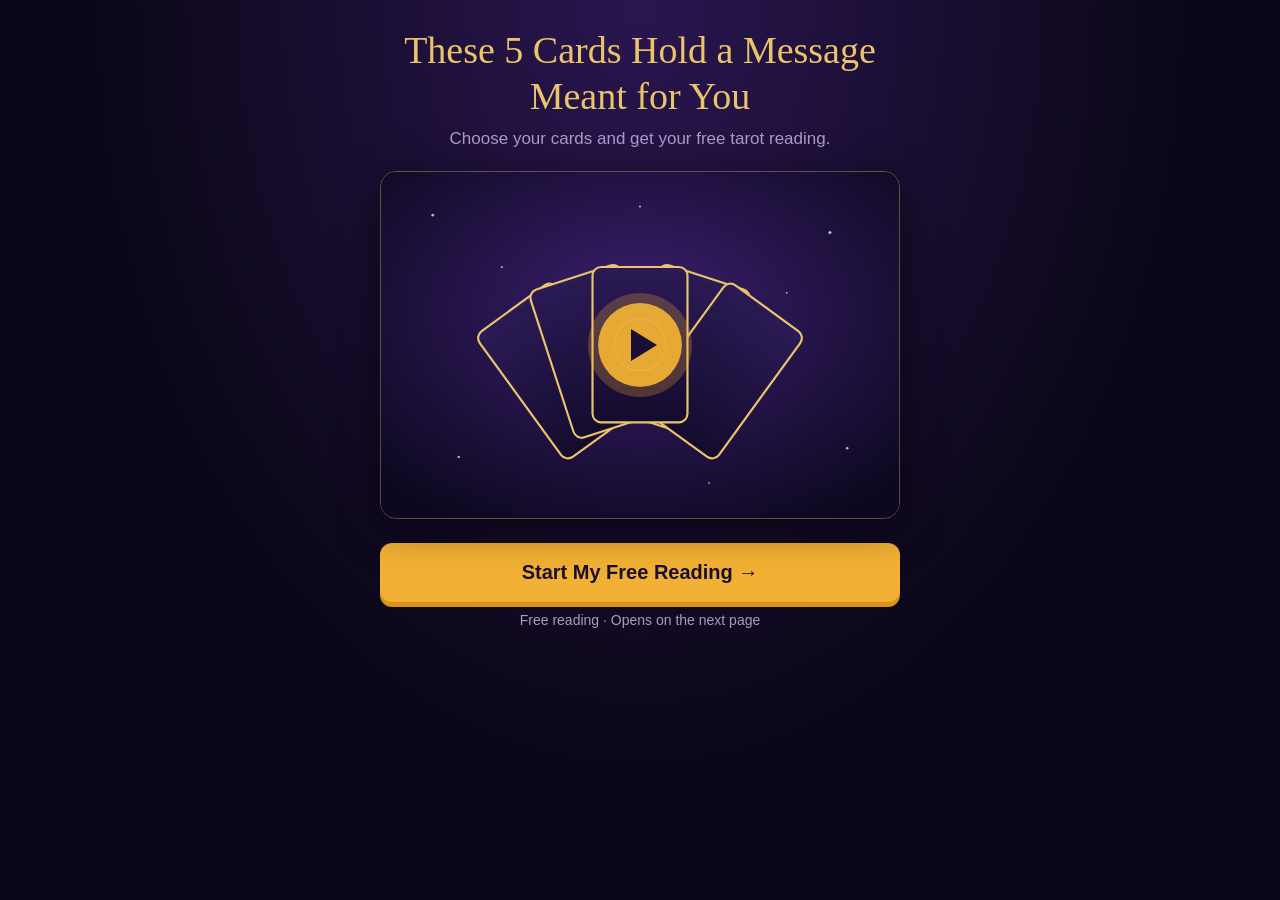
<file: index.html>
<!DOCTYPE html>
<html lang="en">
<head>
<meta charset="utf-8">
<meta name="viewport" content="width=device-width, initial-scale=1">
<title>Your Free 5-Card Tarot Message</title>
<meta name="description" content="Pick 5 cards and receive your free personalized tarot message.">
<style>
  :root{--bg:#0b0718;--gold:#e9c46a;--text:#f3ecff;--muted:#a99cc4;--btn:#f2b134;--btn-dark:#d9921a}
  *{box-sizing:border-box}
  html,body{margin:0}
  html{background:var(--bg)}
  body{min-height:100vh;background:radial-gradient(ellipse at top,#2a1650 0%,var(--bg) 60%);color:var(--text);
    font-family:-apple-system,"Segoe UI",Roboto,Arial,sans-serif;display:flex;flex-direction:column;align-items:center;
    padding:28px 16px 20px;text-align:center}
  main{width:100%;max-width:520px;flex:1}
  h1{font-family:Georgia,"Times New Roman",serif;font-weight:normal;color:var(--gold);font-size:clamp(26px,6.5vw,38px);line-height:1.2;margin:0 0 10px}
  .sub{color:var(--muted);font-size:17px;margin:0 0 22px}
  .media{position:relative;display:block;border-radius:16px;overflow:hidden;border:1px solid rgba(233,196,106,.35);
    box-shadow:0 10px 40px rgba(0,0,0,.5)}
  .media svg{display:block;width:100%;height:auto}
  .play{position:absolute;top:50%;left:50%;width:84px;height:84px;margin:-42px 0 0 -42px;border-radius:50%;
    background:rgba(242,177,52,.95);display:flex;align-items:center;justify-content:center;
    box-shadow:0 0 0 10px rgba(242,177,52,.25);animation:pulse 1.8s infinite}
  .play::after{content:"";margin-left:7px;border-style:solid;border-width:16px 0 16px 26px;border-color:transparent transparent transparent #1a0f33}
  @keyframes pulse{0%,100%{box-shadow:0 0 0 8px rgba(242,177,52,.25)}50%{box-shadow:0 0 0 18px rgba(242,177,52,.08)}}
  .btn{display:block;margin:24px 0 10px;padding:18px 20px;border-radius:12px;background:var(--btn);color:#1a0f33;
    font-size:20px;font-weight:700;text-decoration:none;box-shadow:0 5px 0 var(--btn-dark)}
  .btn:hover{background:#ffc24d}
  .btn:active{transform:translateY(3px);box-shadow:0 2px 0 var(--btn-dark)}
  .note{color:var(--muted);font-size:14px;margin:0}</style>
</head>
<body>
<main>
  <h1>These 5 Cards Hold a Message Meant for You</h1>
  <p class="sub">Choose your cards and get your free tarot reading.</p>

  <a class="media cta" href="https://460b8h1noqjvcs550apgoqyqff.hop.clickbank.net/?&amp;traffic_source=pin" rel="nofollow sponsored" aria-label="Start my free tarot reading">
    <svg viewBox="0 0 600 400" role="img" aria-hidden="true">
      <defs>
        <radialGradient id="sky" cx="50%" cy="40%" r="70%"><stop offset="0" stop-color="#3a1f6e"/><stop offset="1" stop-color="#0d0820"/></radialGradient>
        <linearGradient id="card" x1="0" y1="0" x2="0" y2="1"><stop offset="0" stop-color="#2b1a55"/><stop offset="1" stop-color="#140c2e"/></linearGradient>
      </defs>
      <rect width="600" height="400" fill="url(#sky)"/>
      <g fill="#fff" opacity=".7">
        <circle cx="60" cy="50" r="1.6"/><circle cx="140" cy="110" r="1.2"/><circle cx="520" cy="70" r="1.8"/><circle cx="470" cy="140" r="1.1"/>
        <circle cx="90" cy="330" r="1.4"/><circle cx="540" cy="320" r="1.5"/><circle cx="300" cy="40" r="1.2"/><circle cx="380" cy="360" r="1"/>
      </g>
      <g transform="translate(300 360)" stroke="#e9c46a" stroke-width="2.5">
        <g transform="rotate(-36)"><rect x="-55" y="-250" width="110" height="180" rx="10" fill="url(#card)"/></g>
        <g transform="rotate(-18)"><rect x="-55" y="-250" width="110" height="180" rx="10" fill="url(#card)"/></g>
        <g transform="rotate(18)"><rect x="-55" y="-250" width="110" height="180" rx="10" fill="url(#card)"/></g>
        <g transform="rotate(36)"><rect x="-55" y="-250" width="110" height="180" rx="10" fill="url(#card)"/></g>
        <g><rect x="-55" y="-250" width="110" height="180" rx="10" fill="url(#card)"/>
          <circle cx="0" cy="-160" r="30" fill="none" stroke-width="1.5"/></g>
      </g>
    </svg>
    <span class="play"></span>
  </a>

  <a class="btn cta" href="https://460b8h1noqjvcs550apgoqyqff.hop.clickbank.net/?&amp;traffic_source=pin" rel="nofollow sponsored">Start My Free Reading &rarr;</a>
  <p class="note">Free reading &middot; Opens on the next page</p>
</main>
</body>
</html>
</file>
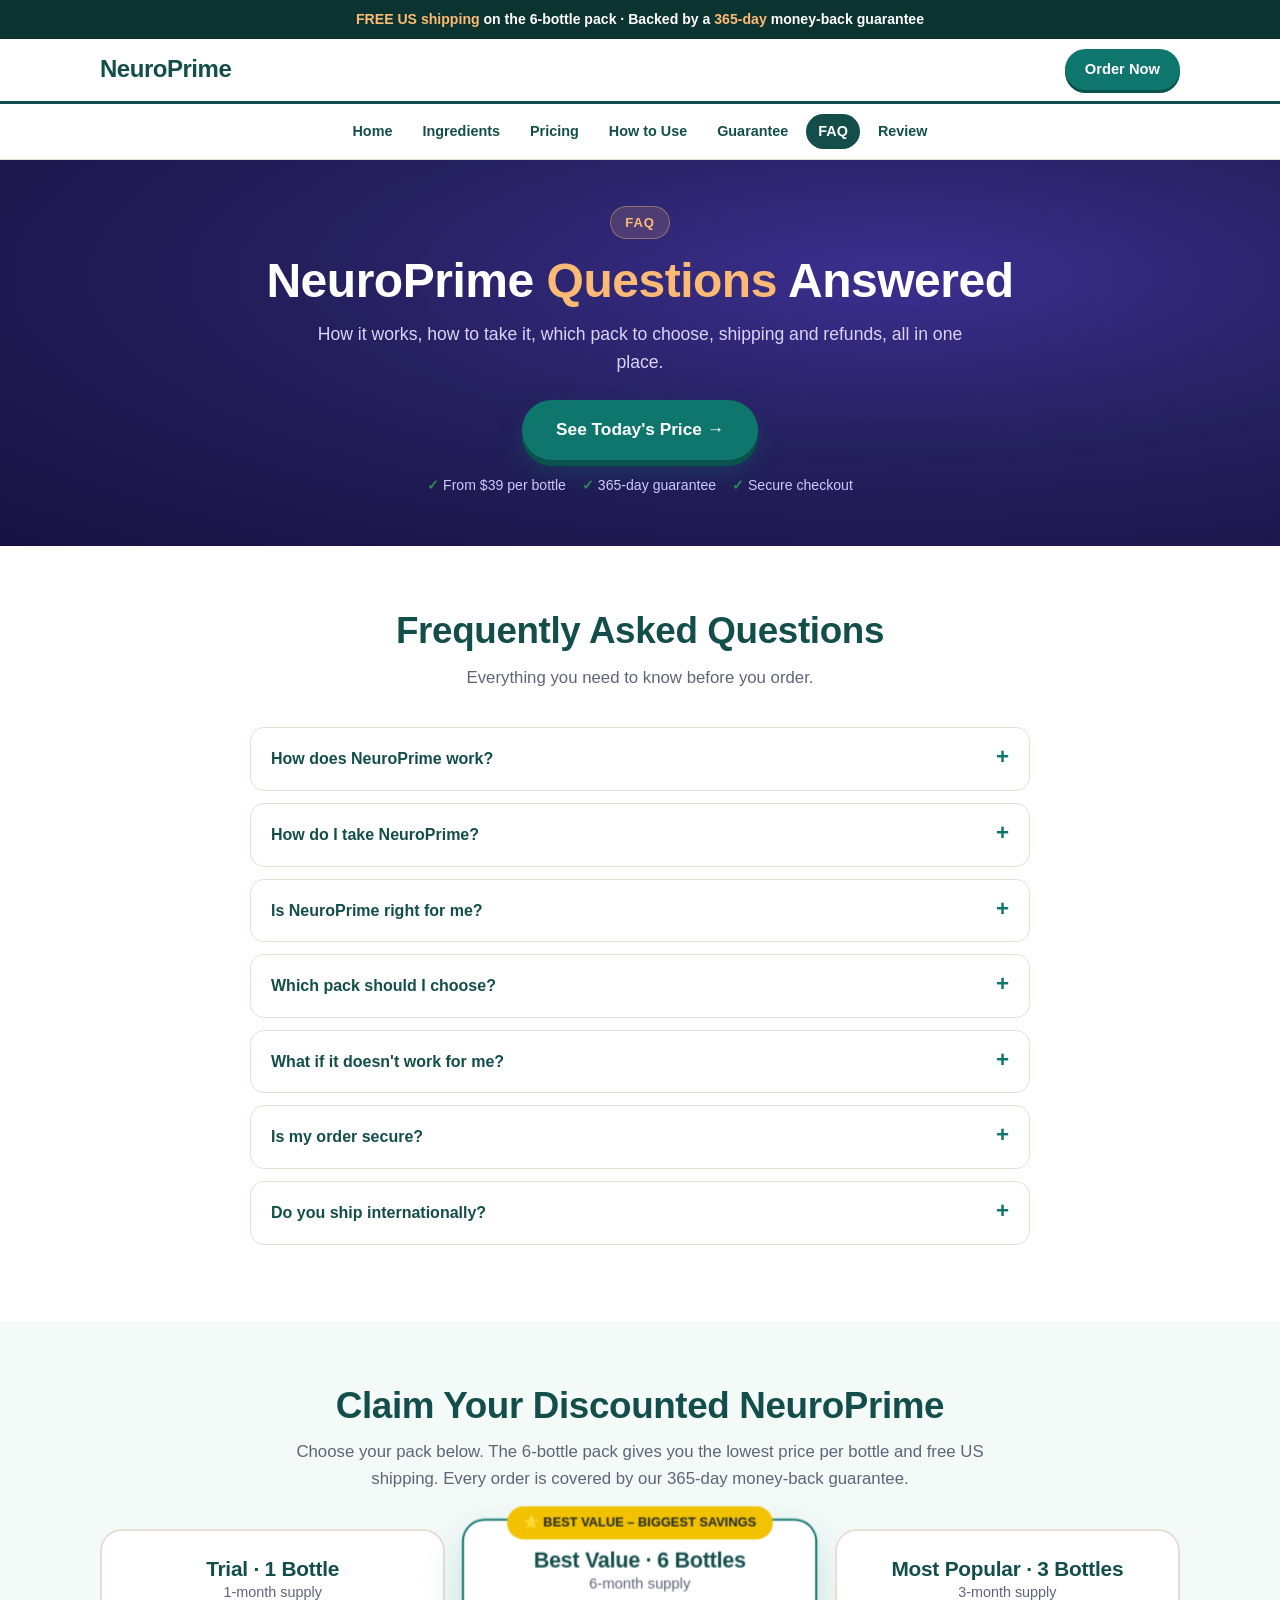
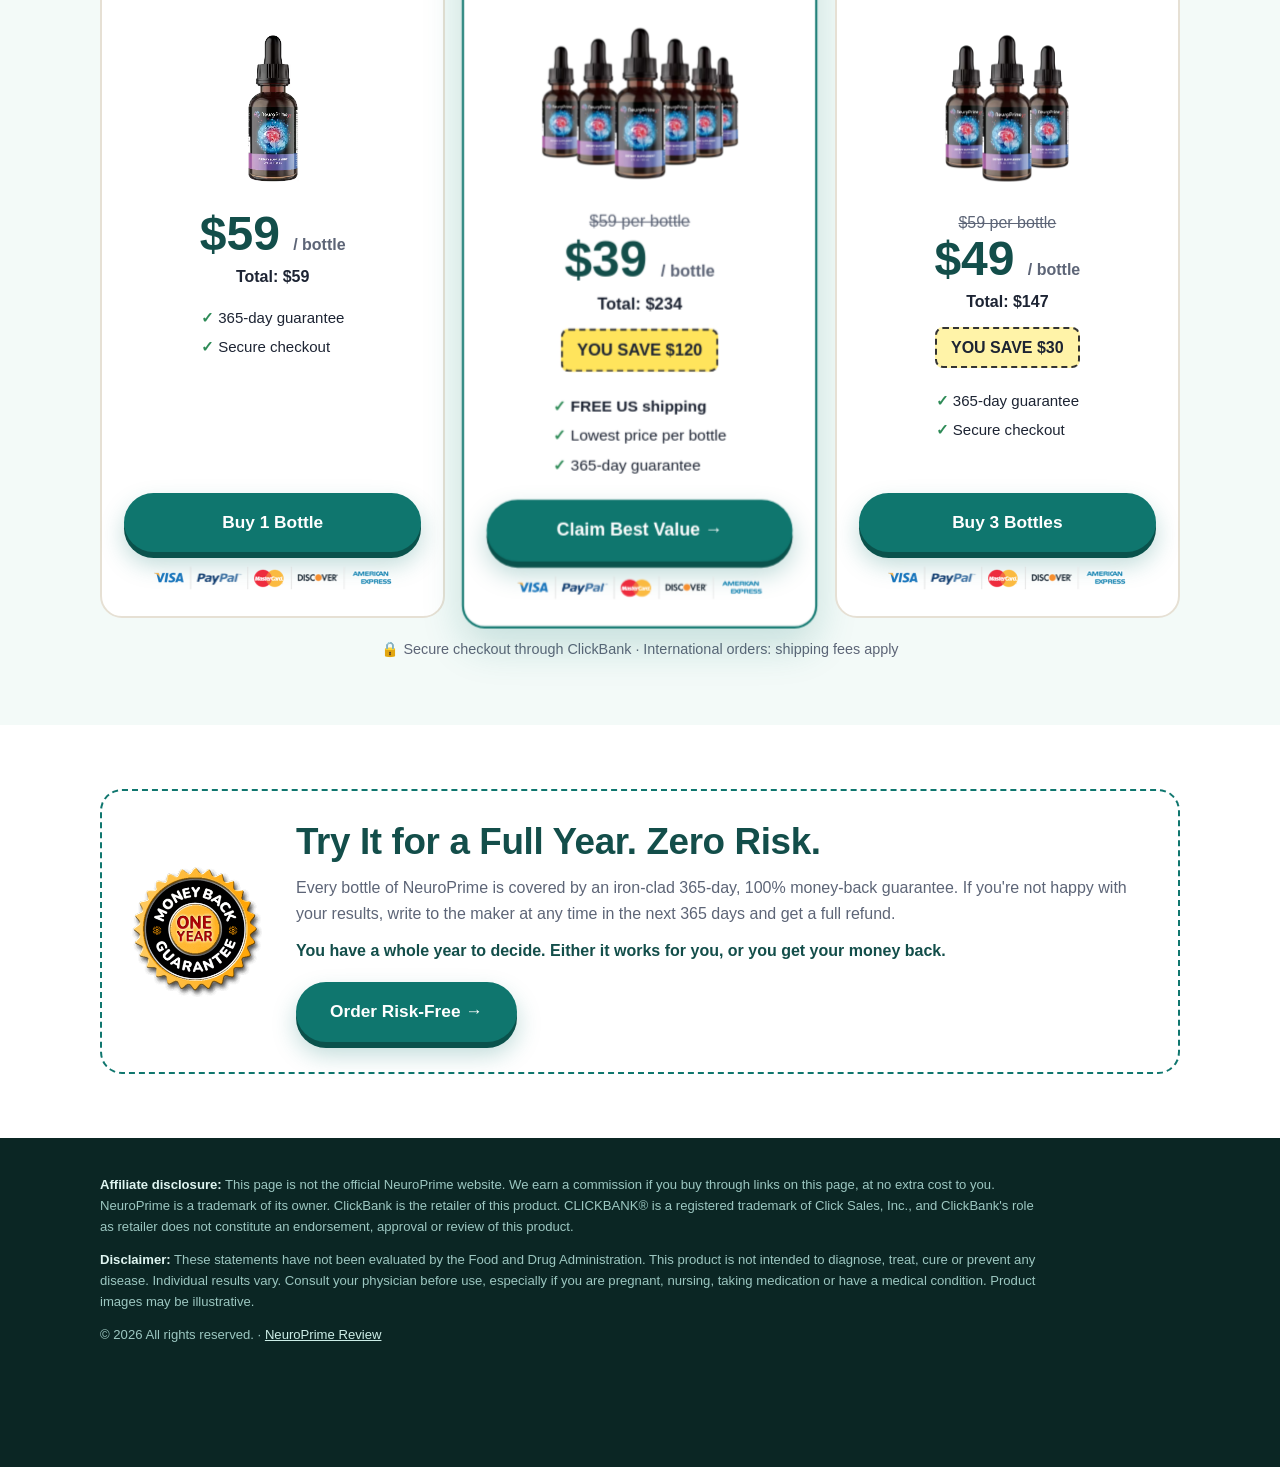
<file: faq/index.html>
<!DOCTYPE html>
<html lang="en">
<head>
<meta charset="utf-8">
<meta name="viewport" content="width=device-width, initial-scale=1">
<title>NeuroPrime FAQ: Dosage, Safety, Shipping and Refunds</title>
<meta name="description" content="Answers to common NeuroPrime questions: how it works, how to take it, which pack to choose, shipping and the 365-day guarantee.">
<link rel="stylesheet" href="../assets/site.css">
<style>
.pg-hero{background:radial-gradient(ellipse at 70% 30%,#3b2f8f 0%,#25205e 45%,#161240 100%);color:#fff;padding:46px 0 50px;text-align:center}
.pg-hero h1{color:#fff;font-size:clamp(2rem,4.6vw,3rem);margin-bottom:12px}
.pg-hero h1 span{color:#fdba74}
.pg-hero p{color:#d9d4ff;max-width:680px;margin:0 auto 24px;font-size:1.1rem}
.pg-hero .micro{justify-content:center;color:#cfc8ff;margin-top:14px}
.pg-nav{background:#fff;border-bottom:1px solid var(--line);overflow-x:auto}
.pg-nav .wrap{display:flex;gap:6px;justify-content:center;padding:10px 20px;white-space:nowrap}
.pg-nav a{text-decoration:none;font-weight:700;font-size:.9rem;color:var(--navy);padding:6px 12px;border-radius:999px}
.pg-nav a.on{background:var(--navy);color:#fff}
@media (max-width:860px){.pg-nav .wrap{justify-content:flex-start}}
</style>
</head>
<body>

<div class="topbar"><b>FREE US shipping</b> on the 6-bottle pack · Backed by a <b>365-day</b> money-back guarantee</div>

<header class="nav">
  <div class="wrap">
    <a class="brand" href="../" style="text-decoration:none"><span class="wm">NeuroPrime</span></a>
    <a class="btn sm" href="#order">Order Now</a>
  </div>
</header>

<nav class="pg-nav">
  <div class="wrap">
      <a href="../">Home</a>
      <a href="../ingredients/">Ingredients</a>
      <a href="../pricing/">Pricing</a>
      <a href="../how-to-use/">How to Use</a>
      <a href="../guarantee/">Guarantee</a>
      <a href="../faq/" class="on">FAQ</a>
      <a href="../review/">Review</a>
  </div>
</nav>

<section class="pg-hero">
  <div class="wrap">
    <span class="eyebrow">FAQ</span>
    <h1>NeuroPrime <span>Questions</span> Answered</h1>
    <p>How it works, how to take it, which pack to choose, shipping and refunds, all in one place.</p>
    <a class="btn pulse" href="#order">See Today's Price →</a>
    <div class="micro"><span>From $39 per bottle</span><span>365-day guarantee</span><span>Secure checkout</span></div>
  </div>
</section>


<section id="faq">
  <div class="wrap">
    <h2>Frequently Asked Questions</h2>
    <p class="sub">Everything you need to know before you order.</p>
    <div class="faq">
      <details><summary>How does NeuroPrime work?</summary><p>NeuroPrime combines nine natural ingredients, including Bacopa, Lion's Mane and Ginkgo Biloba, that are traditionally used to support memory function, focus and clarity.</p></details>
      <details><summary>How do I take NeuroPrime?</summary><p>Shake the bottle well and take it once a day, preferably in the morning, as directed on the label. You can take it directly or add it to tea, coffee, juice or any other drink.</p></details>
      <details><summary>Is NeuroPrime right for me?</summary><p>NeuroPrime is made from plant-based, non-GMO ingredients that are tested for purity. If you have a medical condition or take prescription medication, show the bottle to your doctor before you start. Ginkgo can interact with blood thinners.</p></details>
      <details><summary>Which pack should I choose?</summary><p>The 6-bottle pack is the best value at $39 per bottle, a $120 saving, and it ships free within the US. Memory support is a long-term habit, so a larger supply helps you stay consistent.</p></details>
      <details><summary>What if it doesn't work for me?</summary><p>Every bottle comes with a 365-day money-back guarantee. If you're not fully satisfied, return what you haven't used for a full refund, with no questions asked.</p></details>
      <details><summary>Is my order secure?</summary><p>Yes. Orders are processed through ClickBank's secure checkout, and major credit cards are accepted.</p></details>
      <details><summary>Do you ship internationally?</summary><p>Yes. Shipping fees apply to orders outside the United States.</p></details>
    </div>
  </div>
</section>


<section class="alt" id="order">
  <div class="wrap">
    <h2>Claim Your Discounted NeuroPrime</h2>
    <p class="sub">Choose your pack below. The 6-bottle pack gives you the lowest price per bottle and free US shipping. Every order is covered by our 365-day money-back guarantee.</p>
    <div class="pricing">

      <div class="plan">
        <h3>Trial · 1 Bottle</h3><div class="days">1-month supply</div>
        <img class="pimg" src="../assets/bottle-1.avif" alt="NeuroPrime 1 bottle" loading="lazy">
        <div class="pp">$59 <small>/ bottle</small></div>
        <div class="total">Total: $59</div>
        <ul><li>365-day guarantee</li><li>Secure checkout</li></ul>
        <a class="btn block aff" href="../go/?tid=sl-faq" rel="sponsored noopener">Buy 1 Bottle</a>
        <img class="pay" src="../assets/cards.png" alt="Accepted cards" loading="lazy">
      </div>

      <div class="plan best">
        <span class="tag">⭐ BEST VALUE – BIGGEST SAVINGS</span>
        <h3>Best Value · 6 Bottles</h3><div class="days">6-month supply</div>
        <img class="pimg" src="../assets/bottle-6.avif" alt="NeuroPrime 6 bottles" loading="lazy">
        <div class="was">$59 per bottle</div>
        <div class="pp">$39 <small>/ bottle</small></div>
        <div class="total">Total: $234</div>
        <div class="save" style="background:#ffe45c">YOU SAVE $120</div>
        <ul><li><b>FREE US shipping</b></li><li>Lowest price per bottle</li><li>365-day guarantee</li></ul>
        <a class="btn block pulse aff" href="../go/?tid=sl-faq" rel="sponsored noopener">Claim Best Value →</a>
        <img class="pay" src="../assets/cards.png" alt="Accepted cards" loading="lazy">
      </div>

      <div class="plan">
        <h3>Most Popular · 3 Bottles</h3><div class="days">3-month supply</div>
        <img class="pimg" src="../assets/bottle-3.avif" alt="NeuroPrime 3 bottles" loading="lazy">
        <div class="was">$59 per bottle</div>
        <div class="pp">$49 <small>/ bottle</small></div>
        <div class="total">Total: $147</div>
        <div class="save">YOU SAVE $30</div>
        <ul><li>365-day guarantee</li><li>Secure checkout</li></ul>
        <a class="btn block aff" href="../go/?tid=sl-faq" rel="sponsored noopener">Buy 3 Bottles</a>
        <img class="pay" src="../assets/cards.png" alt="Accepted cards" loading="lazy">
      </div>

    </div>
    <p style="text-align:center;color:var(--muted);font-size:.9rem;margin-top:20px">🔒 Secure checkout through ClickBank · International orders: shipping fees apply</p>
  </div>
</section>


<section id="guarantee">
  <div class="wrap">
    <div class="guar">
      <img src="../assets/guarantee-365.png" alt="365 day money back guarantee" width="190" height="192" loading="lazy">
      <div>
        <h2>Try It for a Full Year. Zero Risk.</h2>
        <p style="color:var(--muted);margin-bottom:12px">Every bottle of NeuroPrime is covered by an iron-clad 365-day, 100% money-back guarantee. If you're not happy with your results, write to the maker at any time in the next 365 days and get a full refund.</p>
        <p style="color:var(--navy);font-weight:700;margin-bottom:18px">You have a whole year to decide. Either it works for you, or you get your money back.</p>
        <a class="btn aff" href="../go/?tid=sl-faq" rel="sponsored noopener">Order Risk-Free →</a>
      </div>
    </div>
  </div>
</section>

<footer>
  <div class="wrap">
    <p><b>Affiliate disclosure:</b> This page is not the official NeuroPrime website. We earn a commission if you buy through links on this page, at no extra cost to you. NeuroPrime is a trademark of its owner. ClickBank is the retailer of this product. CLICKBANK&reg; is a registered trademark of Click Sales, Inc., and ClickBank's role as retailer does not constitute an endorsement, approval or review of this product.</p>
    <p><b>Disclaimer:</b> These statements have not been evaluated by the Food and Drug Administration. This product is not intended to diagnose, treat, cure or prevent any disease. Individual results vary. Consult your physician before use, especially if you are pregnant, nursing, taking medication or have a medical condition. Product images may be illustrative.</p>
    <p>&copy; <span id="yr"></span> All rights reserved. · <a href="../review/">NeuroPrime Review</a></p>
  </div>
</footer>

<div class="sticky"><a class="btn pulse" href="#order">Claim My Discount →</a></div>

<script>
// Opening from disk (file://) has no web server, so folder links need index.html. On a real domain this is skipped.
if (location.protocol === "file:") document.querySelectorAll('a[href^="../"]').forEach(function(a){ a.setAttribute("href", a.getAttribute("href").replace(/\/(\?|$)/, "/index.html$1")); });
document.getElementById("yr").textContent = new Date().getFullYear();
</script>
</body>
</html>
</file>
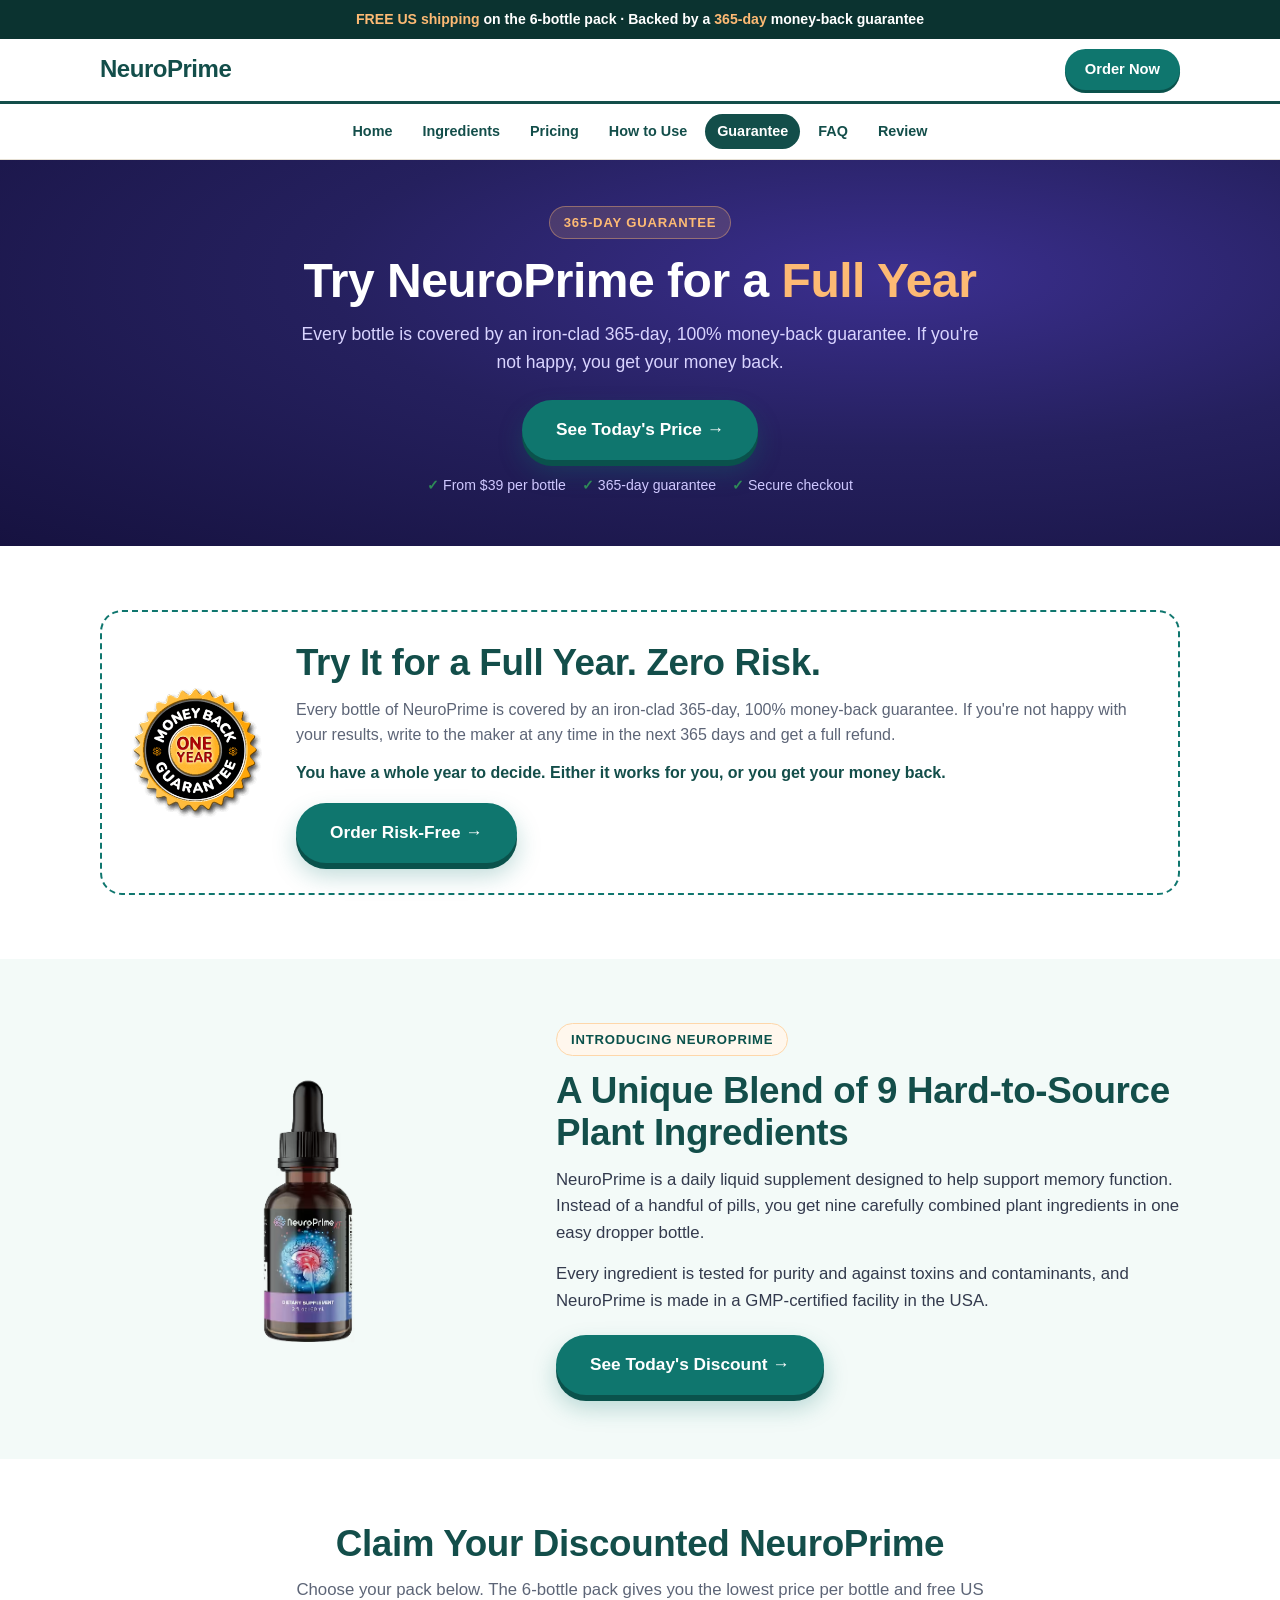
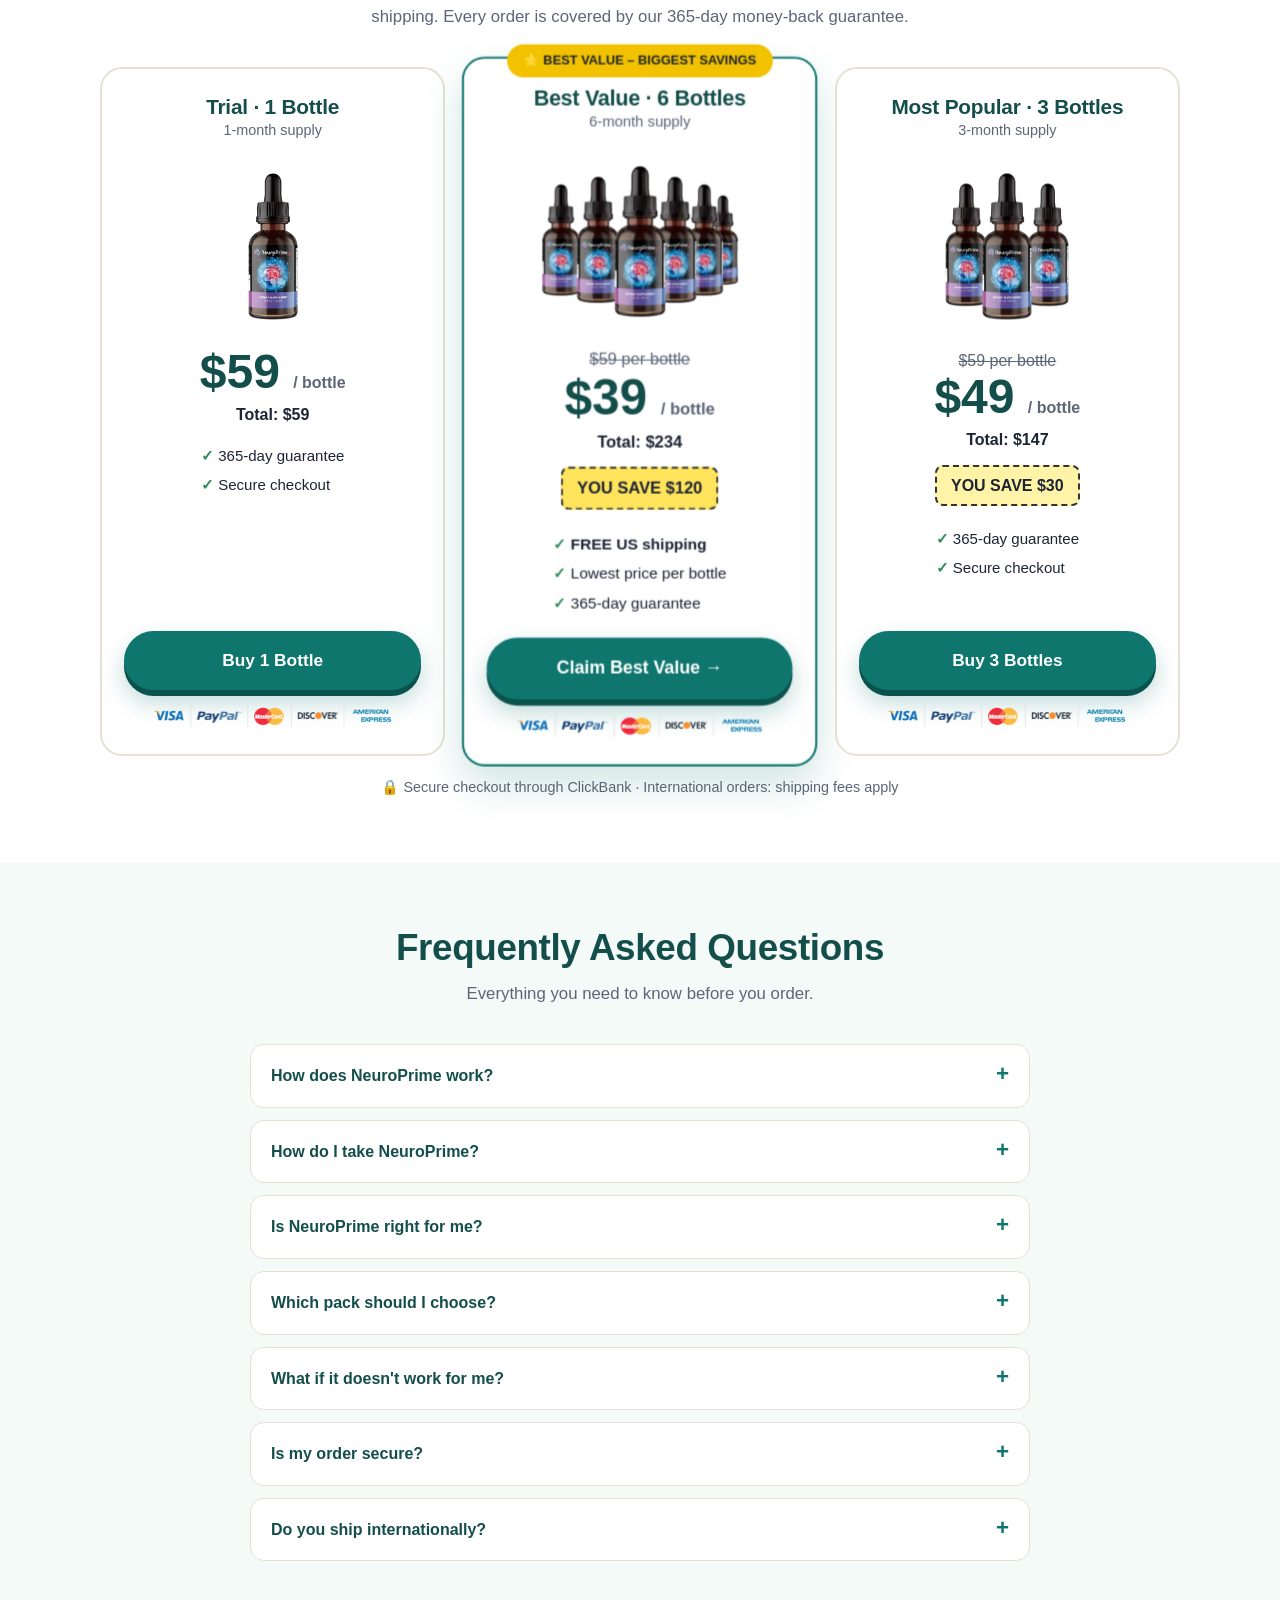
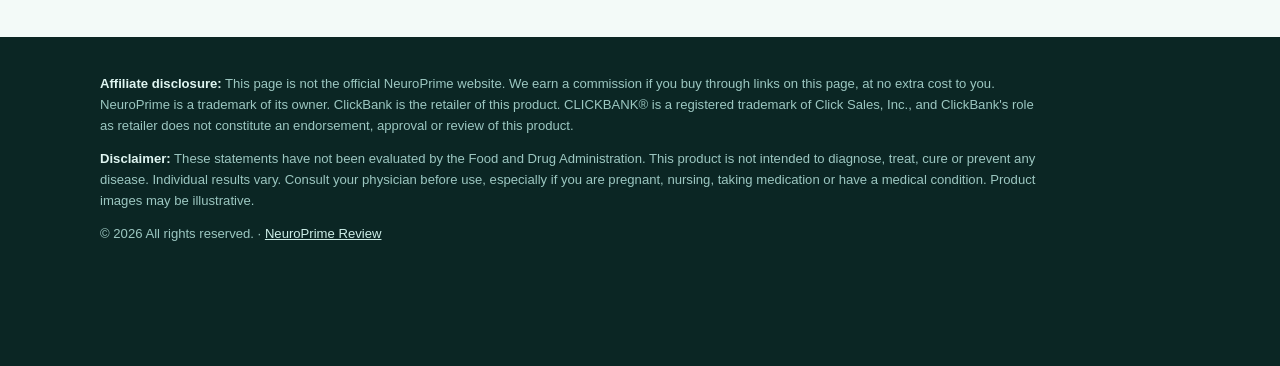
<file: guarantee/index.html>
<!DOCTYPE html>
<html lang="en">
<head>
<meta charset="utf-8">
<meta name="viewport" content="width=device-width, initial-scale=1">
<title>NeuroPrime 365-Day Money-Back Guarantee</title>
<meta name="description" content="Every NeuroPrime order is covered by a 365-day, 100% money-back guarantee. Try it for a full year.">
<link rel="stylesheet" href="../assets/site.css">
<style>
.pg-hero{background:radial-gradient(ellipse at 70% 30%,#3b2f8f 0%,#25205e 45%,#161240 100%);color:#fff;padding:46px 0 50px;text-align:center}
.pg-hero h1{color:#fff;font-size:clamp(2rem,4.6vw,3rem);margin-bottom:12px}
.pg-hero h1 span{color:#fdba74}
.pg-hero p{color:#d9d4ff;max-width:680px;margin:0 auto 24px;font-size:1.1rem}
.pg-hero .micro{justify-content:center;color:#cfc8ff;margin-top:14px}
.pg-nav{background:#fff;border-bottom:1px solid var(--line);overflow-x:auto}
.pg-nav .wrap{display:flex;gap:6px;justify-content:center;padding:10px 20px;white-space:nowrap}
.pg-nav a{text-decoration:none;font-weight:700;font-size:.9rem;color:var(--navy);padding:6px 12px;border-radius:999px}
.pg-nav a.on{background:var(--navy);color:#fff}
@media (max-width:860px){.pg-nav .wrap{justify-content:flex-start}}
</style>
</head>
<body>

<div class="topbar"><b>FREE US shipping</b> on the 6-bottle pack · Backed by a <b>365-day</b> money-back guarantee</div>

<header class="nav">
  <div class="wrap">
    <a class="brand" href="../" style="text-decoration:none"><span class="wm">NeuroPrime</span></a>
    <a class="btn sm" href="#order">Order Now</a>
  </div>
</header>

<nav class="pg-nav">
  <div class="wrap">
      <a href="../">Home</a>
      <a href="../ingredients/">Ingredients</a>
      <a href="../pricing/">Pricing</a>
      <a href="../how-to-use/">How to Use</a>
      <a href="../guarantee/" class="on">Guarantee</a>
      <a href="../faq/">FAQ</a>
      <a href="../review/">Review</a>
  </div>
</nav>

<section class="pg-hero">
  <div class="wrap">
    <span class="eyebrow">365-DAY GUARANTEE</span>
    <h1>Try NeuroPrime for a <span>Full Year</span></h1>
    <p>Every bottle is covered by an iron-clad 365-day, 100% money-back guarantee. If you're not happy, you get your money back.</p>
    <a class="btn pulse" href="#order">See Today's Price →</a>
    <div class="micro"><span>From $39 per bottle</span><span>365-day guarantee</span><span>Secure checkout</span></div>
  </div>
</section>


<section id="guarantee">
  <div class="wrap">
    <div class="guar">
      <img src="../assets/guarantee-365.png" alt="365 day money back guarantee" width="190" height="192" loading="lazy">
      <div>
        <h2>Try It for a Full Year. Zero Risk.</h2>
        <p style="color:var(--muted);margin-bottom:12px">Every bottle of NeuroPrime is covered by an iron-clad 365-day, 100% money-back guarantee. If you're not happy with your results, write to the maker at any time in the next 365 days and get a full refund.</p>
        <p style="color:var(--navy);font-weight:700;margin-bottom:18px">You have a whole year to decide. Either it works for you, or you get your money back.</p>
        <a class="btn aff" href="../go/?tid=sl-guarantee" rel="sponsored noopener">Order Risk-Free →</a>
      </div>
    </div>
  </div>
</section>


<section class="alt">
  <div class="wrap intro">
    <img src="../assets/bottle-1.avif" alt="NeuroPrime bottle" loading="lazy" width="753" height="753">
    <div>
      <span class="eyebrow" style="color:var(--orange-d);background:#fff7ed;border-color:#fed7aa">INTRODUCING NEUROPRIME</span>
      <h2>A Unique Blend of 9 Hard-to-Source Plant Ingredients</h2>
      <p>NeuroPrime is a daily liquid supplement designed to help support memory function. Instead of a handful of pills, you get nine carefully combined plant ingredients in one easy dropper bottle.</p>
      <p>Every ingredient is tested for purity and against toxins and contaminants, and NeuroPrime is made in a GMP-certified facility in the USA.</p>
      <div class="cta-row" style="margin-top:20px"><a class="btn" href="#order">See Today's Discount →</a></div>
    </div>
  </div>
</section>


<section id="order">
  <div class="wrap">
    <h2>Claim Your Discounted NeuroPrime</h2>
    <p class="sub">Choose your pack below. The 6-bottle pack gives you the lowest price per bottle and free US shipping. Every order is covered by our 365-day money-back guarantee.</p>
    <div class="pricing">

      <div class="plan">
        <h3>Trial · 1 Bottle</h3><div class="days">1-month supply</div>
        <img class="pimg" src="../assets/bottle-1.avif" alt="NeuroPrime 1 bottle" loading="lazy">
        <div class="pp">$59 <small>/ bottle</small></div>
        <div class="total">Total: $59</div>
        <ul><li>365-day guarantee</li><li>Secure checkout</li></ul>
        <a class="btn block aff" href="../go/?tid=sl-guarantee" rel="sponsored noopener">Buy 1 Bottle</a>
        <img class="pay" src="../assets/cards.png" alt="Accepted cards" loading="lazy">
      </div>

      <div class="plan best">
        <span class="tag">⭐ BEST VALUE – BIGGEST SAVINGS</span>
        <h3>Best Value · 6 Bottles</h3><div class="days">6-month supply</div>
        <img class="pimg" src="../assets/bottle-6.avif" alt="NeuroPrime 6 bottles" loading="lazy">
        <div class="was">$59 per bottle</div>
        <div class="pp">$39 <small>/ bottle</small></div>
        <div class="total">Total: $234</div>
        <div class="save" style="background:#ffe45c">YOU SAVE $120</div>
        <ul><li><b>FREE US shipping</b></li><li>Lowest price per bottle</li><li>365-day guarantee</li></ul>
        <a class="btn block pulse aff" href="../go/?tid=sl-guarantee" rel="sponsored noopener">Claim Best Value →</a>
        <img class="pay" src="../assets/cards.png" alt="Accepted cards" loading="lazy">
      </div>

      <div class="plan">
        <h3>Most Popular · 3 Bottles</h3><div class="days">3-month supply</div>
        <img class="pimg" src="../assets/bottle-3.avif" alt="NeuroPrime 3 bottles" loading="lazy">
        <div class="was">$59 per bottle</div>
        <div class="pp">$49 <small>/ bottle</small></div>
        <div class="total">Total: $147</div>
        <div class="save">YOU SAVE $30</div>
        <ul><li>365-day guarantee</li><li>Secure checkout</li></ul>
        <a class="btn block aff" href="../go/?tid=sl-guarantee" rel="sponsored noopener">Buy 3 Bottles</a>
        <img class="pay" src="../assets/cards.png" alt="Accepted cards" loading="lazy">
      </div>

    </div>
    <p style="text-align:center;color:var(--muted);font-size:.9rem;margin-top:20px">🔒 Secure checkout through ClickBank · International orders: shipping fees apply</p>
  </div>
</section>


<section class="alt" id="faq">
  <div class="wrap">
    <h2>Frequently Asked Questions</h2>
    <p class="sub">Everything you need to know before you order.</p>
    <div class="faq">
      <details><summary>How does NeuroPrime work?</summary><p>NeuroPrime combines nine natural ingredients, including Bacopa, Lion's Mane and Ginkgo Biloba, that are traditionally used to support memory function, focus and clarity.</p></details>
      <details><summary>How do I take NeuroPrime?</summary><p>Shake the bottle well and take it once a day, preferably in the morning, as directed on the label. You can take it directly or add it to tea, coffee, juice or any other drink.</p></details>
      <details><summary>Is NeuroPrime right for me?</summary><p>NeuroPrime is made from plant-based, non-GMO ingredients that are tested for purity. If you have a medical condition or take prescription medication, show the bottle to your doctor before you start. Ginkgo can interact with blood thinners.</p></details>
      <details><summary>Which pack should I choose?</summary><p>The 6-bottle pack is the best value at $39 per bottle, a $120 saving, and it ships free within the US. Memory support is a long-term habit, so a larger supply helps you stay consistent.</p></details>
      <details><summary>What if it doesn't work for me?</summary><p>Every bottle comes with a 365-day money-back guarantee. If you're not fully satisfied, return what you haven't used for a full refund, with no questions asked.</p></details>
      <details><summary>Is my order secure?</summary><p>Yes. Orders are processed through ClickBank's secure checkout, and major credit cards are accepted.</p></details>
      <details><summary>Do you ship internationally?</summary><p>Yes. Shipping fees apply to orders outside the United States.</p></details>
    </div>
  </div>
</section>

<footer>
  <div class="wrap">
    <p><b>Affiliate disclosure:</b> This page is not the official NeuroPrime website. We earn a commission if you buy through links on this page, at no extra cost to you. NeuroPrime is a trademark of its owner. ClickBank is the retailer of this product. CLICKBANK&reg; is a registered trademark of Click Sales, Inc., and ClickBank's role as retailer does not constitute an endorsement, approval or review of this product.</p>
    <p><b>Disclaimer:</b> These statements have not been evaluated by the Food and Drug Administration. This product is not intended to diagnose, treat, cure or prevent any disease. Individual results vary. Consult your physician before use, especially if you are pregnant, nursing, taking medication or have a medical condition. Product images may be illustrative.</p>
    <p>&copy; <span id="yr"></span> All rights reserved. · <a href="../review/">NeuroPrime Review</a></p>
  </div>
</footer>

<div class="sticky"><a class="btn pulse" href="#order">Claim My Discount →</a></div>

<script>
// Opening from disk (file://) has no web server, so folder links need index.html. On a real domain this is skipped.
if (location.protocol === "file:") document.querySelectorAll('a[href^="../"]').forEach(function(a){ a.setAttribute("href", a.getAttribute("href").replace(/\/(\?|$)/, "/index.html$1")); });
document.getElementById("yr").textContent = new Date().getFullYear();
</script>
</body>
</html>
</file>
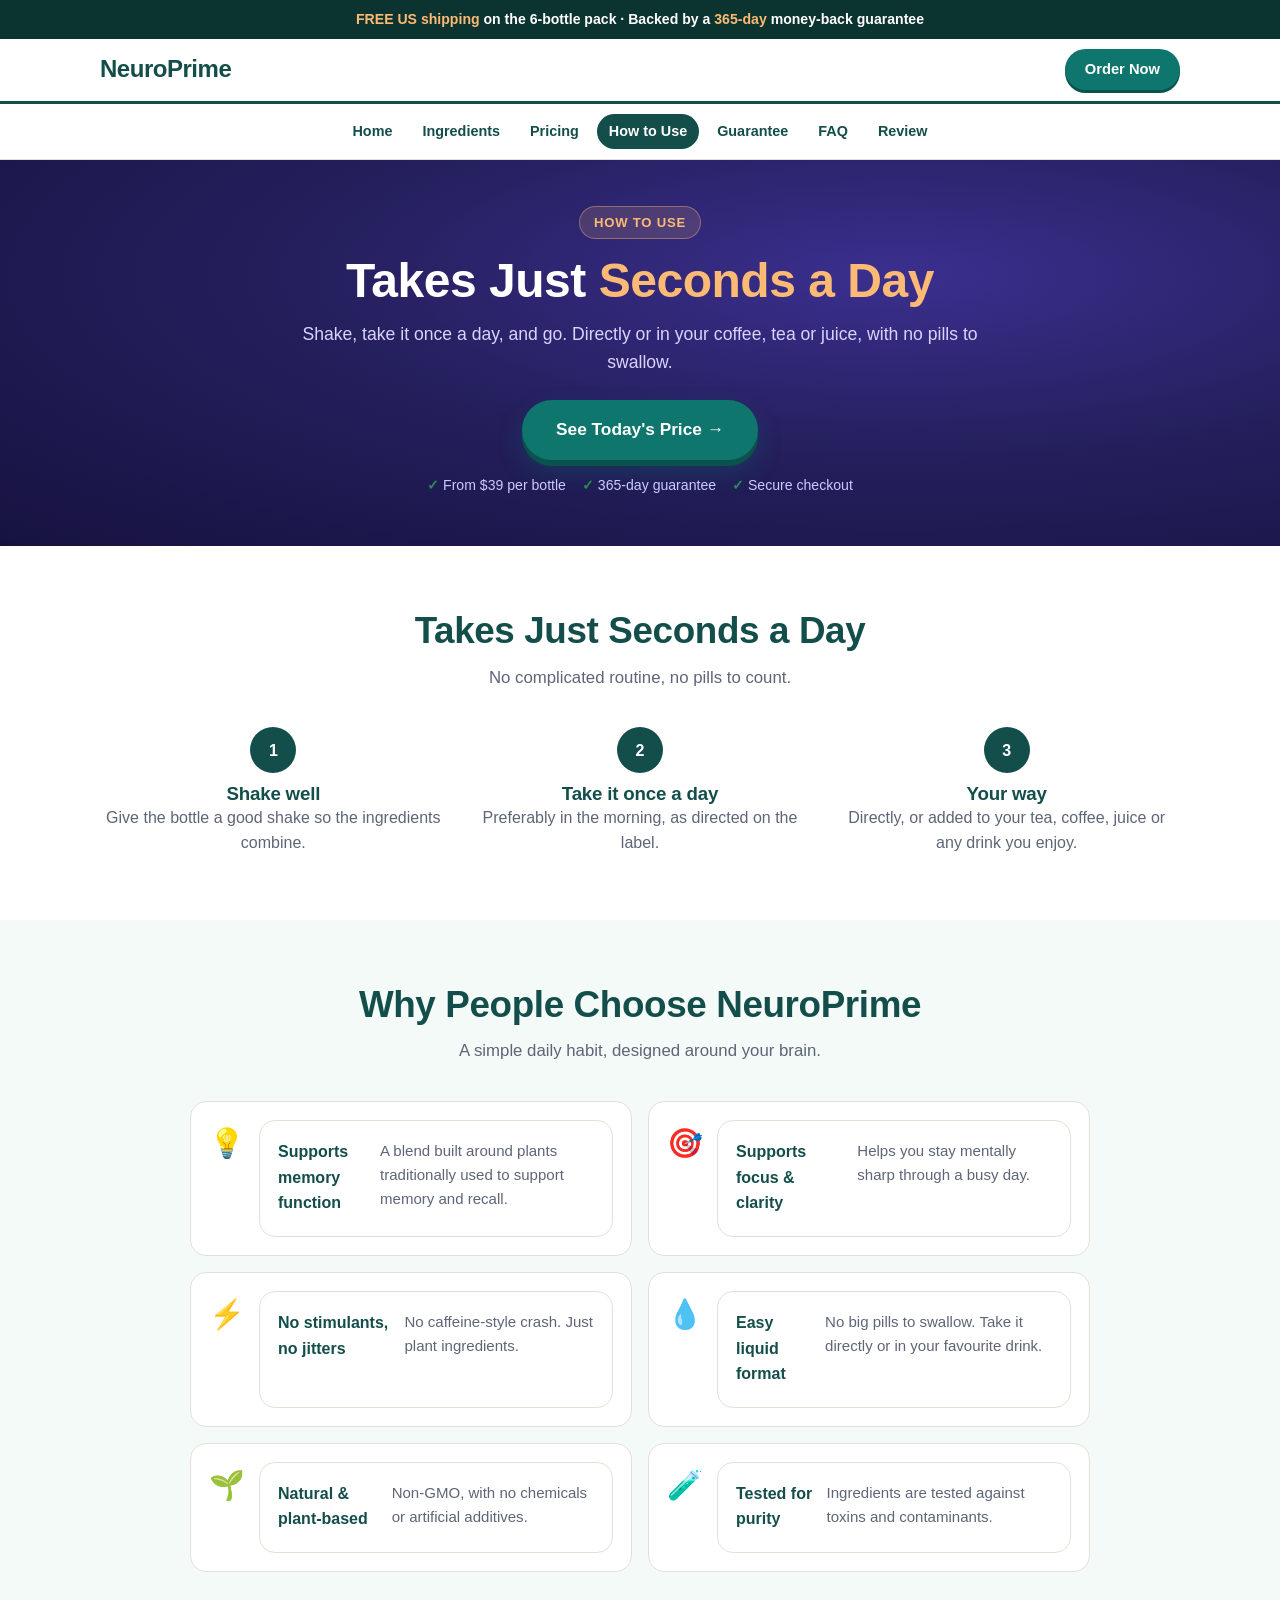
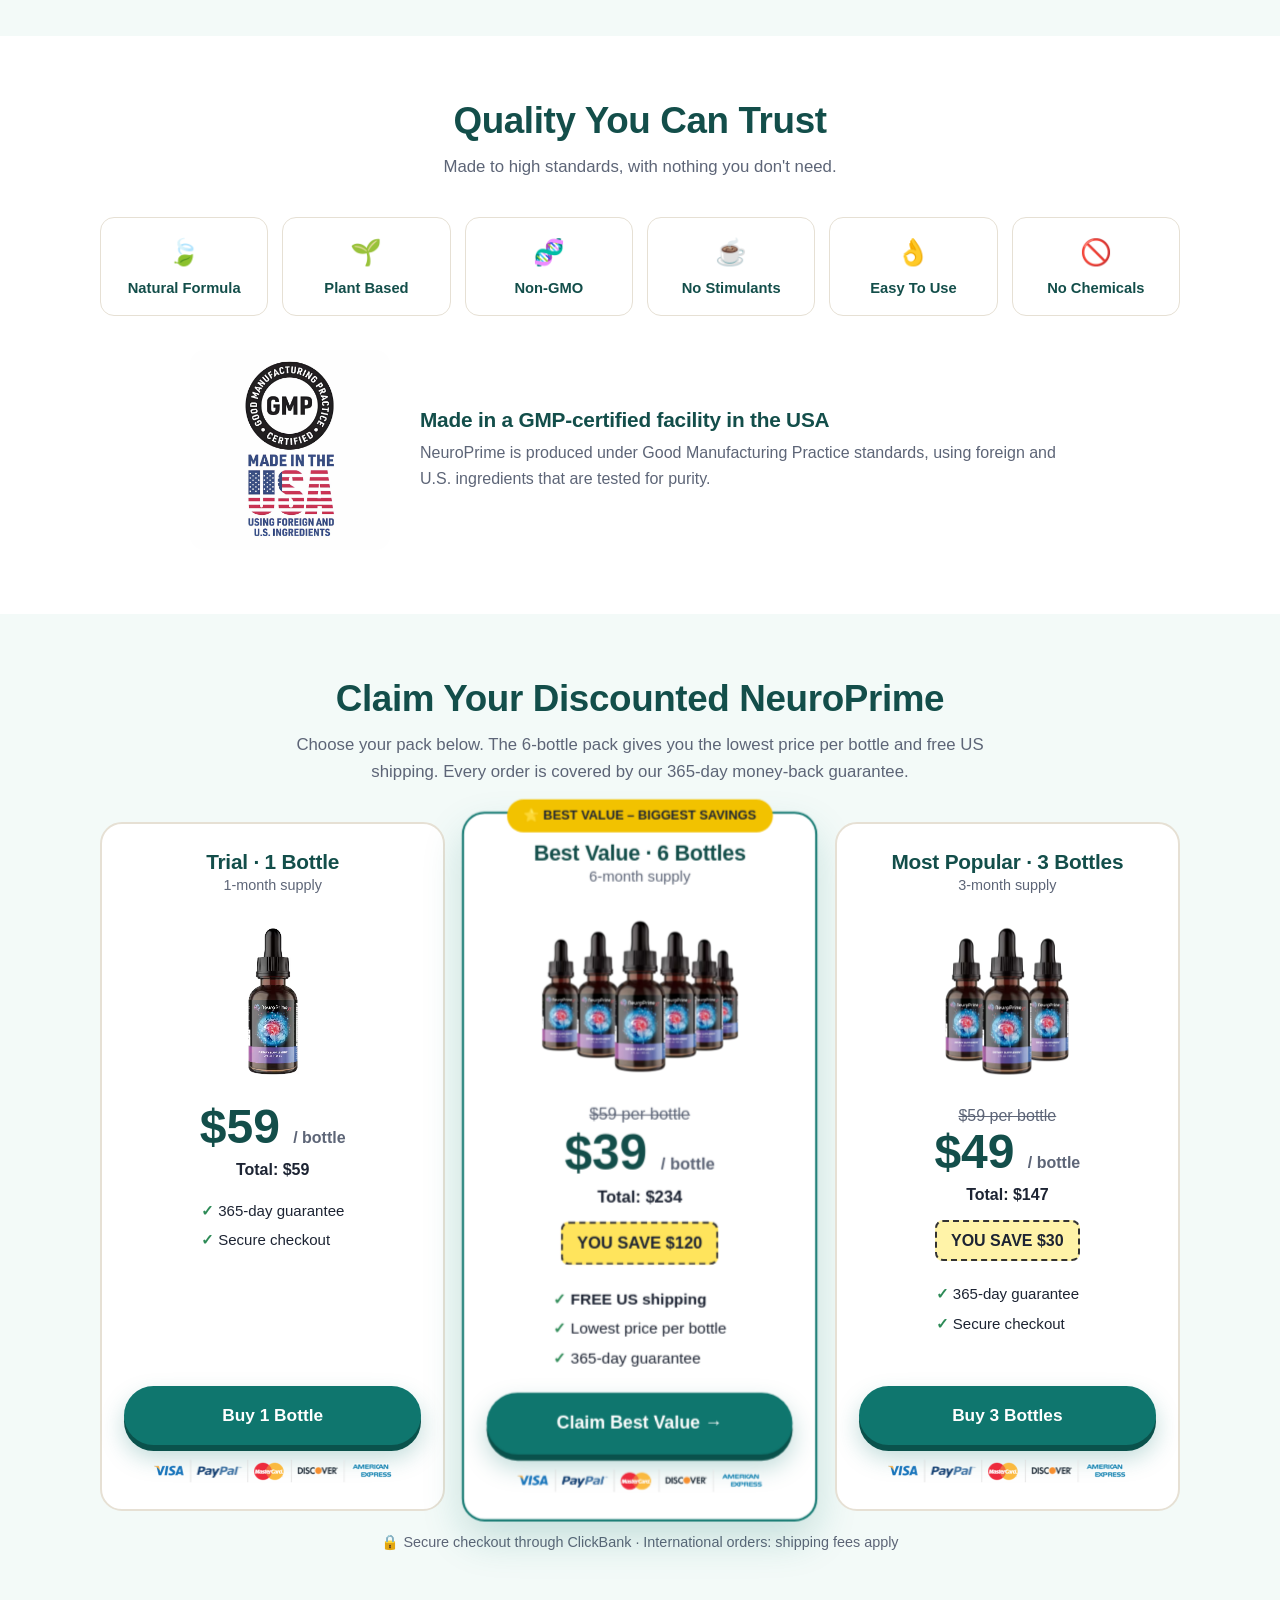
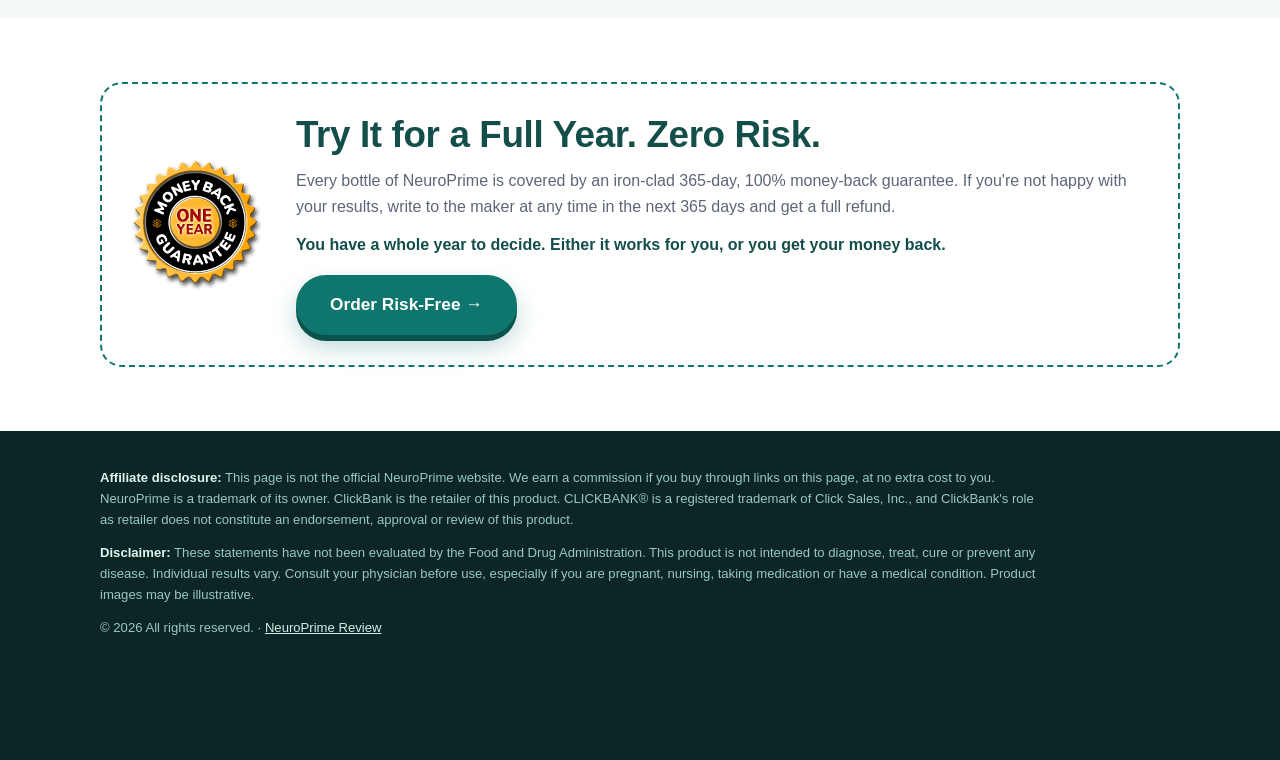
<file: how-to-use/index.html>
<!DOCTYPE html>
<html lang="en">
<head>
<meta charset="utf-8">
<meta name="viewport" content="width=device-width, initial-scale=1">
<title>How to Take NeuroPrime: Once a Day, In Seconds</title>
<meta name="description" content="NeuroPrime takes seconds a day: shake well, take it once a day in the morning, directly or in your coffee, tea or juice.">
<link rel="stylesheet" href="../assets/site.css">
<style>
.pg-hero{background:radial-gradient(ellipse at 70% 30%,#3b2f8f 0%,#25205e 45%,#161240 100%);color:#fff;padding:46px 0 50px;text-align:center}
.pg-hero h1{color:#fff;font-size:clamp(2rem,4.6vw,3rem);margin-bottom:12px}
.pg-hero h1 span{color:#fdba74}
.pg-hero p{color:#d9d4ff;max-width:680px;margin:0 auto 24px;font-size:1.1rem}
.pg-hero .micro{justify-content:center;color:#cfc8ff;margin-top:14px}
.pg-nav{background:#fff;border-bottom:1px solid var(--line);overflow-x:auto}
.pg-nav .wrap{display:flex;gap:6px;justify-content:center;padding:10px 20px;white-space:nowrap}
.pg-nav a{text-decoration:none;font-weight:700;font-size:.9rem;color:var(--navy);padding:6px 12px;border-radius:999px}
.pg-nav a.on{background:var(--navy);color:#fff}
@media (max-width:860px){.pg-nav .wrap{justify-content:flex-start}}
</style>
</head>
<body>

<div class="topbar"><b>FREE US shipping</b> on the 6-bottle pack · Backed by a <b>365-day</b> money-back guarantee</div>

<header class="nav">
  <div class="wrap">
    <a class="brand" href="../" style="text-decoration:none"><span class="wm">NeuroPrime</span></a>
    <a class="btn sm" href="#order">Order Now</a>
  </div>
</header>

<nav class="pg-nav">
  <div class="wrap">
      <a href="../">Home</a>
      <a href="../ingredients/">Ingredients</a>
      <a href="../pricing/">Pricing</a>
      <a href="../how-to-use/" class="on">How to Use</a>
      <a href="../guarantee/">Guarantee</a>
      <a href="../faq/">FAQ</a>
      <a href="../review/">Review</a>
  </div>
</nav>

<section class="pg-hero">
  <div class="wrap">
    <span class="eyebrow">HOW TO USE</span>
    <h1>Takes Just <span>Seconds a Day</span></h1>
    <p>Shake, take it once a day, and go. Directly or in your coffee, tea or juice, with no pills to swallow.</p>
    <a class="btn pulse" href="#order">See Today's Price →</a>
    <div class="micro"><span>From $39 per bottle</span><span>365-day guarantee</span><span>Secure checkout</span></div>
  </div>
</section>


<section>
  <div class="wrap">
    <h2>Takes Just Seconds a Day</h2>
    <p class="sub">No complicated routine, no pills to count.</p>
    <div class="how">
      <div><div class="n">1</div><h3>Shake well</h3><p style="color:var(--muted)">Give the bottle a good shake so the ingredients combine.</p></div>
      <div><div class="n">2</div><h3>Take it once a day</h3><p style="color:var(--muted)">Preferably in the morning, as directed on the label.</p></div>
      <div><div class="n">3</div><h3>Your way</h3><p style="color:var(--muted)">Directly, or added to your tea, coffee, juice or any drink you enjoy.</p></div>
    </div>
  </div>
</section>


<section class="alt">
  <div class="wrap">
    <h2>Why People Choose NeuroPrime</h2>
    <p class="sub">A simple daily habit, designed around your brain.</p>
    <div class="ben">
      <div><span>💡</span><div><b>Supports memory function</b><p>A blend built around plants traditionally used to support memory and recall.</p></div></div>
      <div><span>🎯</span><div><b>Supports focus &amp; clarity</b><p>Helps you stay mentally sharp through a busy day.</p></div></div>
      <div><span>⚡</span><div><b>No stimulants, no jitters</b><p>No caffeine-style crash. Just plant ingredients.</p></div></div>
      <div><span>💧</span><div><b>Easy liquid format</b><p>No big pills to swallow. Take it directly or in your favourite drink.</p></div></div>
      <div><span>🌱</span><div><b>Natural &amp; plant-based</b><p>Non-GMO, with no chemicals or artificial additives.</p></div></div>
      <div><span>🧪</span><div><b>Tested for purity</b><p>Ingredients are tested against toxins and contaminants.</p></div></div>
    </div>
  </div>
</section>


<section>
  <div class="wrap">
    <h2>Quality You Can Trust</h2>
    <p class="sub">Made to high standards, with nothing you don't need.</p>
    <div class="badges">
      <div><span>🍃</span>Natural Formula</div>
      <div><span>🌱</span>Plant Based</div>
      <div><span>🧬</span>Non-GMO</div>
      <div><span>☕</span>No Stimulants</div>
      <div><span>👌</span>Easy To Use</div>
      <div><span>🚫</span>No Chemicals</div>
    </div>
    <div class="gmp">
      <img src="../assets/gmp-usa.jpg" alt="GMP certified, made in the USA" loading="lazy" width="200" height="200">
      <div><h3 style="font-size:1.3rem;margin-bottom:8px">Made in a GMP-certified facility in the USA</h3><p style="color:var(--muted)">NeuroPrime is produced under Good Manufacturing Practice standards, using foreign and U.S. ingredients that are tested for purity.</p></div>
    </div>
  </div>
</section>


<section class="alt" id="order">
  <div class="wrap">
    <h2>Claim Your Discounted NeuroPrime</h2>
    <p class="sub">Choose your pack below. The 6-bottle pack gives you the lowest price per bottle and free US shipping. Every order is covered by our 365-day money-back guarantee.</p>
    <div class="pricing">

      <div class="plan">
        <h3>Trial · 1 Bottle</h3><div class="days">1-month supply</div>
        <img class="pimg" src="../assets/bottle-1.avif" alt="NeuroPrime 1 bottle" loading="lazy">
        <div class="pp">$59 <small>/ bottle</small></div>
        <div class="total">Total: $59</div>
        <ul><li>365-day guarantee</li><li>Secure checkout</li></ul>
        <a class="btn block aff" href="../go/?tid=sl-how-to-use" rel="sponsored noopener">Buy 1 Bottle</a>
        <img class="pay" src="../assets/cards.png" alt="Accepted cards" loading="lazy">
      </div>

      <div class="plan best">
        <span class="tag">⭐ BEST VALUE – BIGGEST SAVINGS</span>
        <h3>Best Value · 6 Bottles</h3><div class="days">6-month supply</div>
        <img class="pimg" src="../assets/bottle-6.avif" alt="NeuroPrime 6 bottles" loading="lazy">
        <div class="was">$59 per bottle</div>
        <div class="pp">$39 <small>/ bottle</small></div>
        <div class="total">Total: $234</div>
        <div class="save" style="background:#ffe45c">YOU SAVE $120</div>
        <ul><li><b>FREE US shipping</b></li><li>Lowest price per bottle</li><li>365-day guarantee</li></ul>
        <a class="btn block pulse aff" href="../go/?tid=sl-how-to-use" rel="sponsored noopener">Claim Best Value →</a>
        <img class="pay" src="../assets/cards.png" alt="Accepted cards" loading="lazy">
      </div>

      <div class="plan">
        <h3>Most Popular · 3 Bottles</h3><div class="days">3-month supply</div>
        <img class="pimg" src="../assets/bottle-3.avif" alt="NeuroPrime 3 bottles" loading="lazy">
        <div class="was">$59 per bottle</div>
        <div class="pp">$49 <small>/ bottle</small></div>
        <div class="total">Total: $147</div>
        <div class="save">YOU SAVE $30</div>
        <ul><li>365-day guarantee</li><li>Secure checkout</li></ul>
        <a class="btn block aff" href="../go/?tid=sl-how-to-use" rel="sponsored noopener">Buy 3 Bottles</a>
        <img class="pay" src="../assets/cards.png" alt="Accepted cards" loading="lazy">
      </div>

    </div>
    <p style="text-align:center;color:var(--muted);font-size:.9rem;margin-top:20px">🔒 Secure checkout through ClickBank · International orders: shipping fees apply</p>
  </div>
</section>


<section id="guarantee">
  <div class="wrap">
    <div class="guar">
      <img src="../assets/guarantee-365.png" alt="365 day money back guarantee" width="190" height="192" loading="lazy">
      <div>
        <h2>Try It for a Full Year. Zero Risk.</h2>
        <p style="color:var(--muted);margin-bottom:12px">Every bottle of NeuroPrime is covered by an iron-clad 365-day, 100% money-back guarantee. If you're not happy with your results, write to the maker at any time in the next 365 days and get a full refund.</p>
        <p style="color:var(--navy);font-weight:700;margin-bottom:18px">You have a whole year to decide. Either it works for you, or you get your money back.</p>
        <a class="btn aff" href="../go/?tid=sl-how-to-use" rel="sponsored noopener">Order Risk-Free →</a>
      </div>
    </div>
  </div>
</section>

<footer>
  <div class="wrap">
    <p><b>Affiliate disclosure:</b> This page is not the official NeuroPrime website. We earn a commission if you buy through links on this page, at no extra cost to you. NeuroPrime is a trademark of its owner. ClickBank is the retailer of this product. CLICKBANK&reg; is a registered trademark of Click Sales, Inc., and ClickBank's role as retailer does not constitute an endorsement, approval or review of this product.</p>
    <p><b>Disclaimer:</b> These statements have not been evaluated by the Food and Drug Administration. This product is not intended to diagnose, treat, cure or prevent any disease. Individual results vary. Consult your physician before use, especially if you are pregnant, nursing, taking medication or have a medical condition. Product images may be illustrative.</p>
    <p>&copy; <span id="yr"></span> All rights reserved. · <a href="../review/">NeuroPrime Review</a></p>
  </div>
</footer>

<div class="sticky"><a class="btn pulse" href="#order">Claim My Discount →</a></div>

<script>
// Opening from disk (file://) has no web server, so folder links need index.html. On a real domain this is skipped.
if (location.protocol === "file:") document.querySelectorAll('a[href^="../"]').forEach(function(a){ a.setAttribute("href", a.getAttribute("href").replace(/\/(\?|$)/, "/index.html$1")); });
document.getElementById("yr").textContent = new Date().getFullYear();
</script>
</body>
</html>
</file>
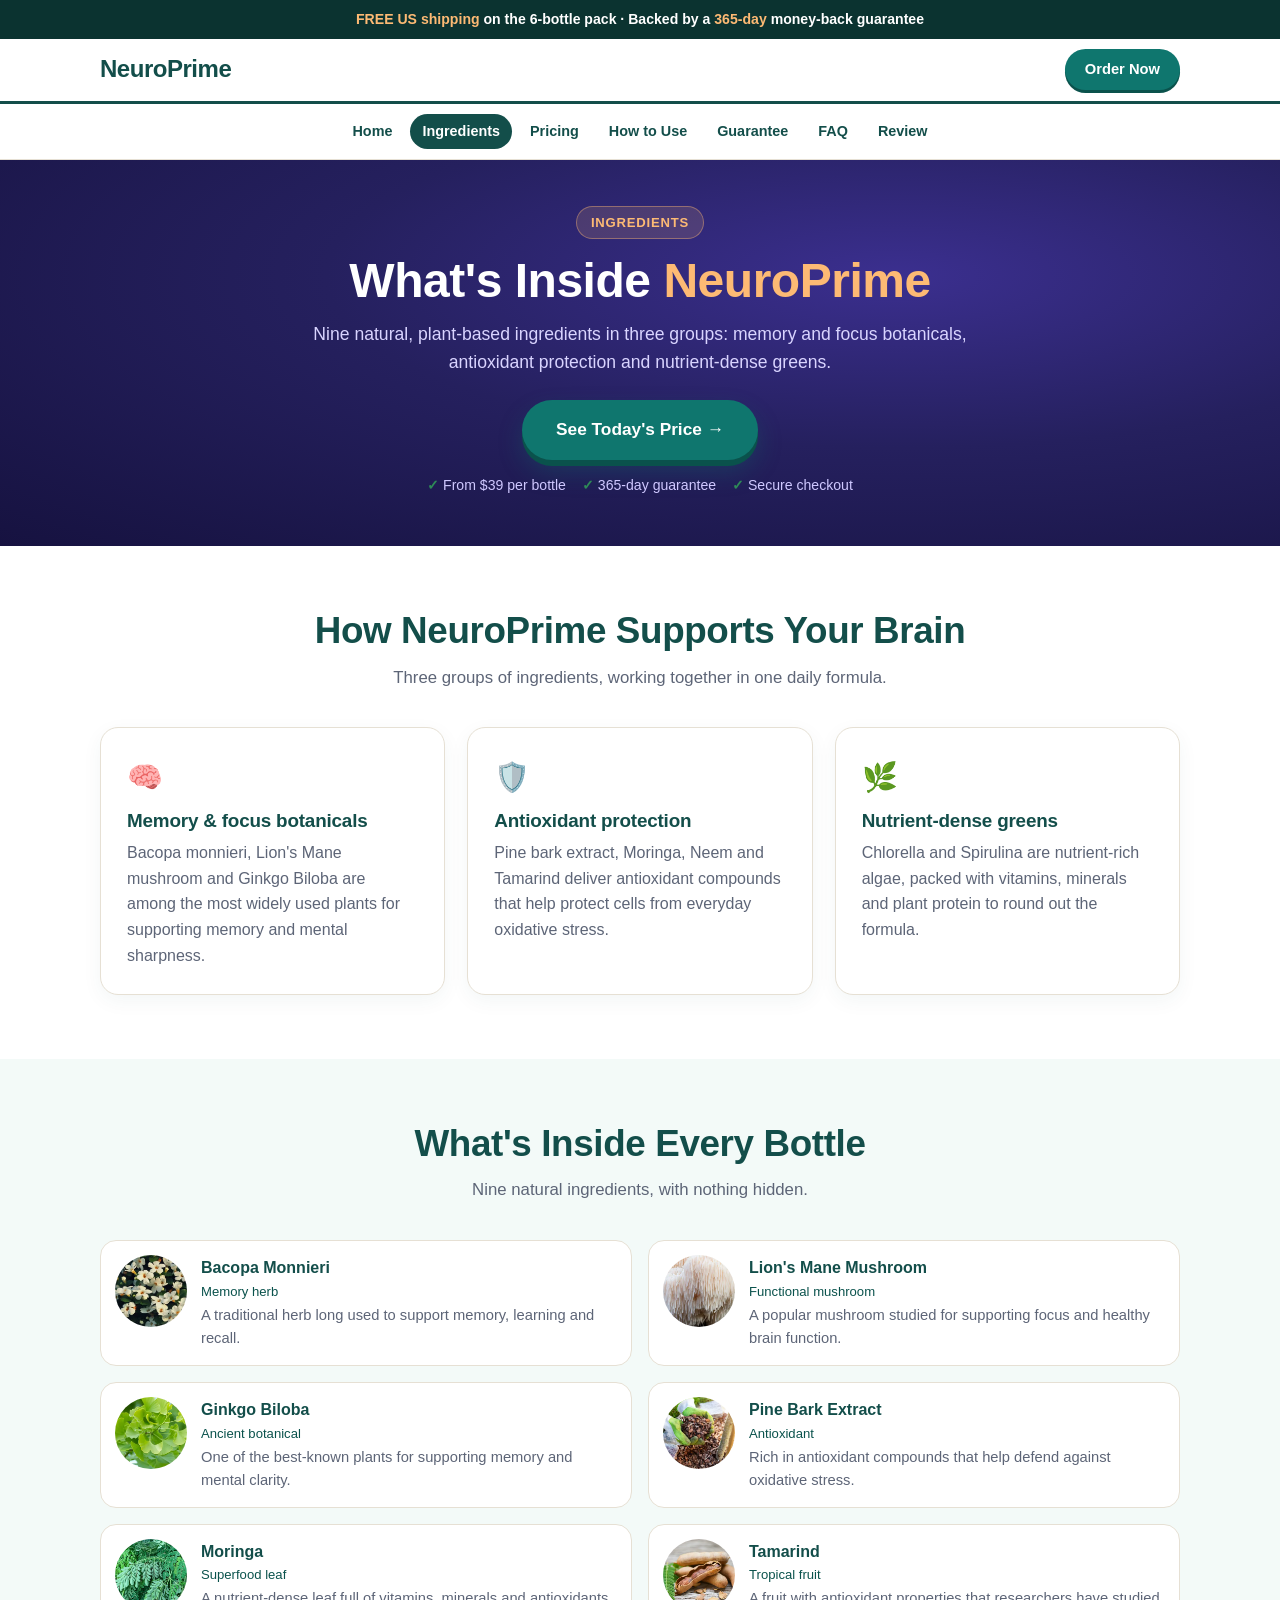
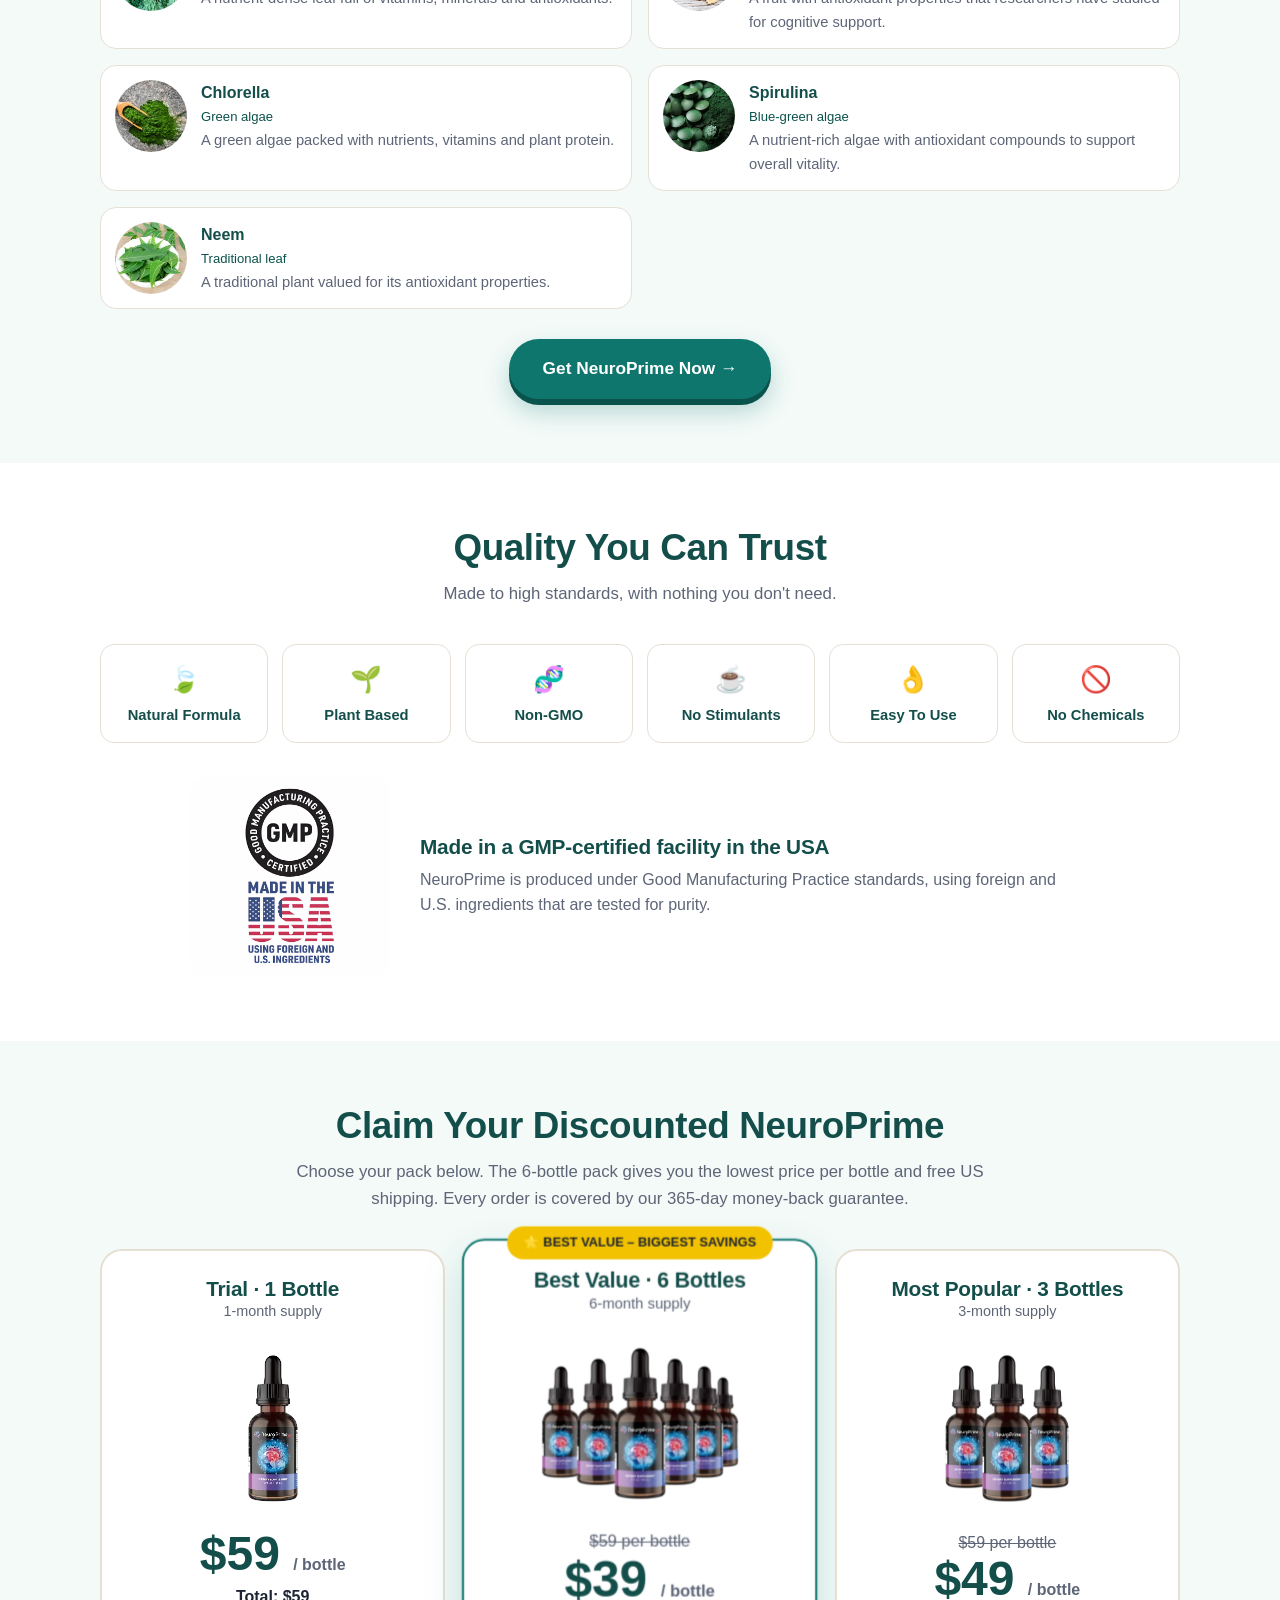
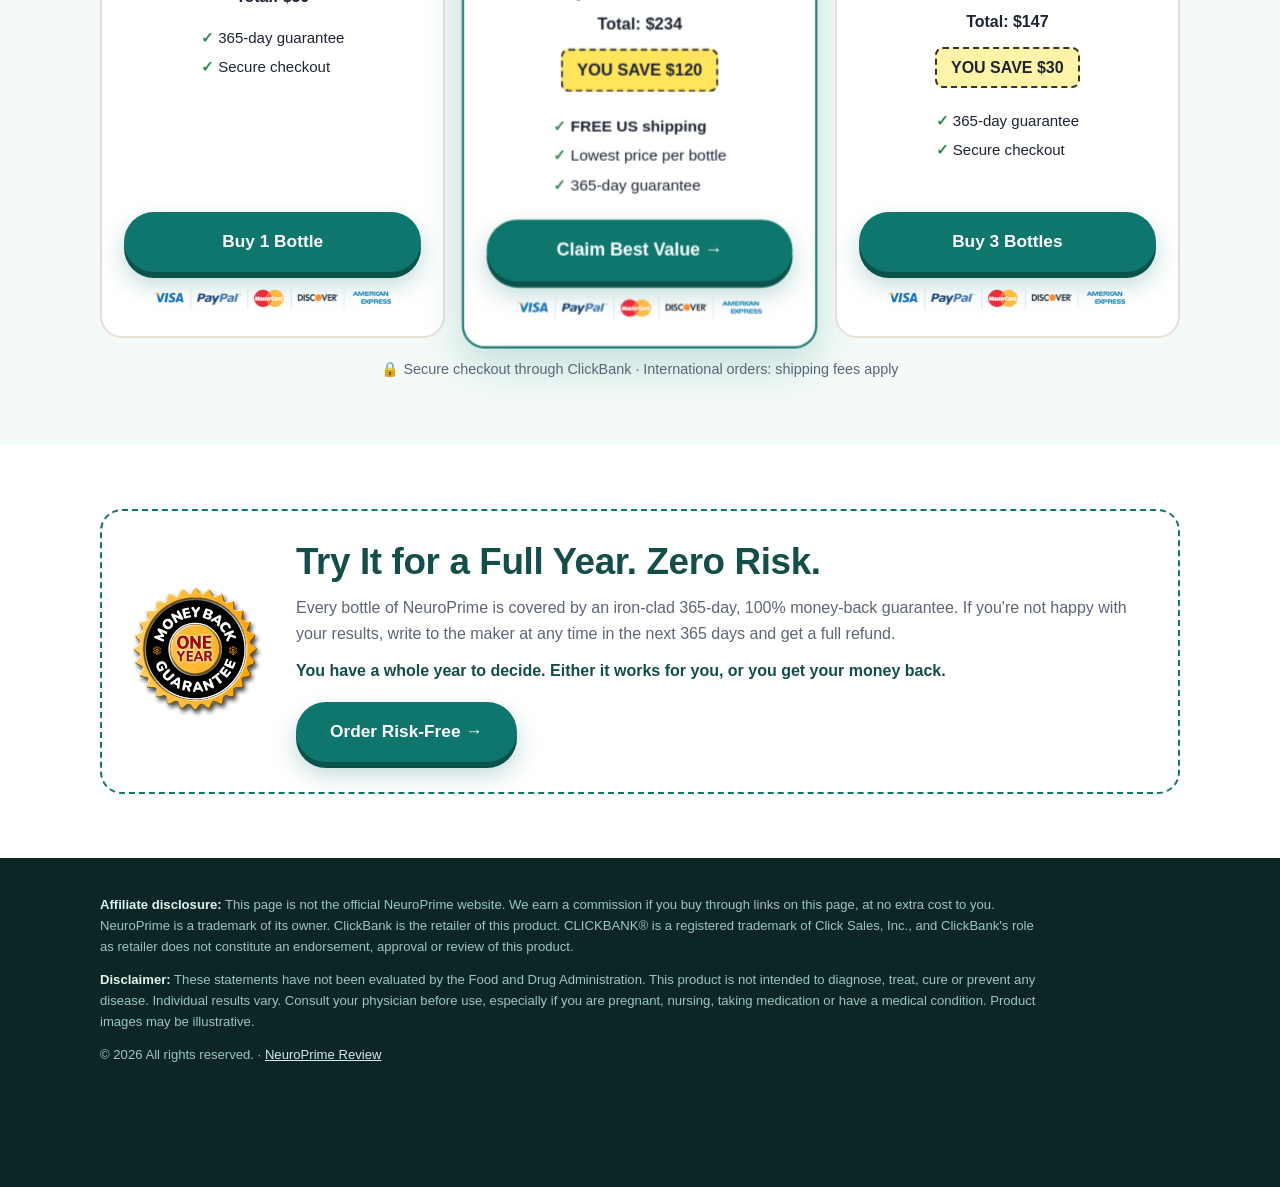
<file: ingredients/index.html>
<!DOCTYPE html>
<html lang="en">
<head>
<meta charset="utf-8">
<meta name="viewport" content="width=device-width, initial-scale=1">
<title>NeuroPrime Ingredients: All 9 Plant-Based Ingredients Explained</title>
<meta name="description" content="See all 9 NeuroPrime ingredients, including Bacopa, Lion's Mane and Ginkgo Biloba, and what each one is included to do.">
<link rel="stylesheet" href="../assets/site.css">
<style>
.pg-hero{background:radial-gradient(ellipse at 70% 30%,#3b2f8f 0%,#25205e 45%,#161240 100%);color:#fff;padding:46px 0 50px;text-align:center}
.pg-hero h1{color:#fff;font-size:clamp(2rem,4.6vw,3rem);margin-bottom:12px}
.pg-hero h1 span{color:#fdba74}
.pg-hero p{color:#d9d4ff;max-width:680px;margin:0 auto 24px;font-size:1.1rem}
.pg-hero .micro{justify-content:center;color:#cfc8ff;margin-top:14px}
.pg-nav{background:#fff;border-bottom:1px solid var(--line);overflow-x:auto}
.pg-nav .wrap{display:flex;gap:6px;justify-content:center;padding:10px 20px;white-space:nowrap}
.pg-nav a{text-decoration:none;font-weight:700;font-size:.9rem;color:var(--navy);padding:6px 12px;border-radius:999px}
.pg-nav a.on{background:var(--navy);color:#fff}
@media (max-width:860px){.pg-nav .wrap{justify-content:flex-start}}
</style>
</head>
<body>

<div class="topbar"><b>FREE US shipping</b> on the 6-bottle pack · Backed by a <b>365-day</b> money-back guarantee</div>

<header class="nav">
  <div class="wrap">
    <a class="brand" href="../" style="text-decoration:none"><span class="wm">NeuroPrime</span></a>
    <a class="btn sm" href="#order">Order Now</a>
  </div>
</header>

<nav class="pg-nav">
  <div class="wrap">
      <a href="../">Home</a>
      <a href="../ingredients/" class="on">Ingredients</a>
      <a href="../pricing/">Pricing</a>
      <a href="../how-to-use/">How to Use</a>
      <a href="../guarantee/">Guarantee</a>
      <a href="../faq/">FAQ</a>
      <a href="../review/">Review</a>
  </div>
</nav>

<section class="pg-hero">
  <div class="wrap">
    <span class="eyebrow">INGREDIENTS</span>
    <h1>What's Inside <span>NeuroPrime</span></h1>
    <p>Nine natural, plant-based ingredients in three groups: memory and focus botanicals, antioxidant protection and nutrient-dense greens.</p>
    <a class="btn pulse" href="#order">See Today's Price →</a>
    <div class="micro"><span>From $39 per bottle</span><span>365-day guarantee</span><span>Secure checkout</span></div>
  </div>
</section>


<section>
  <div class="wrap">
    <h2>How NeuroPrime Supports Your Brain</h2>
    <p class="sub">Three groups of ingredients, working together in one daily formula.</p>
    <div class="cards">
      <div class="card"><div class="ic">🧠</div><h3>Memory &amp; focus botanicals</h3><p>Bacopa monnieri, Lion's Mane mushroom and Ginkgo Biloba are among the most widely used plants for supporting memory and mental sharpness.</p></div>
      <div class="card"><div class="ic">🛡️</div><h3>Antioxidant protection</h3><p>Pine bark extract, Moringa, Neem and Tamarind deliver antioxidant compounds that help protect cells from everyday oxidative stress.</p></div>
      <div class="card"><div class="ic">🌿</div><h3>Nutrient-dense greens</h3><p>Chlorella and Spirulina are nutrient-rich algae, packed with vitamins, minerals and plant protein to round out the formula.</p></div>
    </div>
  </div>
</section>


<section class="alt" id="ingredients">
  <div class="wrap">
    <h2>What's Inside Every Bottle</h2>
    <p class="sub">Nine natural ingredients, with nothing hidden.</p>
    <div class="ings">
      <div class="ing"><img src="../assets/Bacopa.webp" alt="Bacopa monnieri" loading="lazy"><div><b>Bacopa Monnieri</b><em>Memory herb</em><p>A traditional herb long used to support memory, learning and recall.</p></div></div>
      <div class="ing"><img src="../assets/LionsMane.webp" alt="Lion's Mane mushroom" loading="lazy"><div><b>Lion's Mane Mushroom</b><em>Functional mushroom</em><p>A popular mushroom studied for supporting focus and healthy brain function.</p></div></div>
      <div class="ing"><img src="../assets/GinkgoBiloba.webp" alt="Ginkgo Biloba" loading="lazy"><div><b>Ginkgo Biloba</b><em>Ancient botanical</em><p>One of the best-known plants for supporting memory and mental clarity.</p></div></div>
      <div class="ing"><img src="../assets/PineBark.webp" alt="Pine bark extract" loading="lazy"><div><b>Pine Bark Extract</b><em>Antioxidant</em><p>Rich in antioxidant compounds that help defend against oxidative stress.</p></div></div>
      <div class="ing"><img src="../assets/Moringa.webp" alt="Moringa" loading="lazy"><div><b>Moringa</b><em>Superfood leaf</em><p>A nutrient-dense leaf full of vitamins, minerals and antioxidants.</p></div></div>
      <div class="ing"><img src="../assets/Tamarind.webp" alt="Tamarind" loading="lazy"><div><b>Tamarind</b><em>Tropical fruit</em><p>A fruit with antioxidant properties that researchers have studied for cognitive support.</p></div></div>
      <div class="ing"><img src="../assets/Chlorella.webp" alt="Chlorella" loading="lazy"><div><b>Chlorella</b><em>Green algae</em><p>A green algae packed with nutrients, vitamins and plant protein.</p></div></div>
      <div class="ing"><img src="../assets/Spirulina.webp" alt="Spirulina" loading="lazy"><div><b>Spirulina</b><em>Blue-green algae</em><p>A nutrient-rich algae with antioxidant compounds to support overall vitality.</p></div></div>
      <div class="ing"><img src="../assets/Neem.webp" alt="Neem" loading="lazy"><div><b>Neem</b><em>Traditional leaf</em><p>A traditional plant valued for its antioxidant properties.</p></div></div>
    </div>
    <div style="text-align:center;margin-top:30px"><a class="btn" href="#order">Get NeuroPrime Now →</a></div>
  </div>
</section>


<section>
  <div class="wrap">
    <h2>Quality You Can Trust</h2>
    <p class="sub">Made to high standards, with nothing you don't need.</p>
    <div class="badges">
      <div><span>🍃</span>Natural Formula</div>
      <div><span>🌱</span>Plant Based</div>
      <div><span>🧬</span>Non-GMO</div>
      <div><span>☕</span>No Stimulants</div>
      <div><span>👌</span>Easy To Use</div>
      <div><span>🚫</span>No Chemicals</div>
    </div>
    <div class="gmp">
      <img src="../assets/gmp-usa.jpg" alt="GMP certified, made in the USA" loading="lazy" width="200" height="200">
      <div><h3 style="font-size:1.3rem;margin-bottom:8px">Made in a GMP-certified facility in the USA</h3><p style="color:var(--muted)">NeuroPrime is produced under Good Manufacturing Practice standards, using foreign and U.S. ingredients that are tested for purity.</p></div>
    </div>
  </div>
</section>


<section class="alt" id="order">
  <div class="wrap">
    <h2>Claim Your Discounted NeuroPrime</h2>
    <p class="sub">Choose your pack below. The 6-bottle pack gives you the lowest price per bottle and free US shipping. Every order is covered by our 365-day money-back guarantee.</p>
    <div class="pricing">

      <div class="plan">
        <h3>Trial · 1 Bottle</h3><div class="days">1-month supply</div>
        <img class="pimg" src="../assets/bottle-1.avif" alt="NeuroPrime 1 bottle" loading="lazy">
        <div class="pp">$59 <small>/ bottle</small></div>
        <div class="total">Total: $59</div>
        <ul><li>365-day guarantee</li><li>Secure checkout</li></ul>
        <a class="btn block aff" href="../go/?tid=sl-ingredients" rel="sponsored noopener">Buy 1 Bottle</a>
        <img class="pay" src="../assets/cards.png" alt="Accepted cards" loading="lazy">
      </div>

      <div class="plan best">
        <span class="tag">⭐ BEST VALUE – BIGGEST SAVINGS</span>
        <h3>Best Value · 6 Bottles</h3><div class="days">6-month supply</div>
        <img class="pimg" src="../assets/bottle-6.avif" alt="NeuroPrime 6 bottles" loading="lazy">
        <div class="was">$59 per bottle</div>
        <div class="pp">$39 <small>/ bottle</small></div>
        <div class="total">Total: $234</div>
        <div class="save" style="background:#ffe45c">YOU SAVE $120</div>
        <ul><li><b>FREE US shipping</b></li><li>Lowest price per bottle</li><li>365-day guarantee</li></ul>
        <a class="btn block pulse aff" href="../go/?tid=sl-ingredients" rel="sponsored noopener">Claim Best Value →</a>
        <img class="pay" src="../assets/cards.png" alt="Accepted cards" loading="lazy">
      </div>

      <div class="plan">
        <h3>Most Popular · 3 Bottles</h3><div class="days">3-month supply</div>
        <img class="pimg" src="../assets/bottle-3.avif" alt="NeuroPrime 3 bottles" loading="lazy">
        <div class="was">$59 per bottle</div>
        <div class="pp">$49 <small>/ bottle</small></div>
        <div class="total">Total: $147</div>
        <div class="save">YOU SAVE $30</div>
        <ul><li>365-day guarantee</li><li>Secure checkout</li></ul>
        <a class="btn block aff" href="../go/?tid=sl-ingredients" rel="sponsored noopener">Buy 3 Bottles</a>
        <img class="pay" src="../assets/cards.png" alt="Accepted cards" loading="lazy">
      </div>

    </div>
    <p style="text-align:center;color:var(--muted);font-size:.9rem;margin-top:20px">🔒 Secure checkout through ClickBank · International orders: shipping fees apply</p>
  </div>
</section>


<section id="guarantee">
  <div class="wrap">
    <div class="guar">
      <img src="../assets/guarantee-365.png" alt="365 day money back guarantee" width="190" height="192" loading="lazy">
      <div>
        <h2>Try It for a Full Year. Zero Risk.</h2>
        <p style="color:var(--muted);margin-bottom:12px">Every bottle of NeuroPrime is covered by an iron-clad 365-day, 100% money-back guarantee. If you're not happy with your results, write to the maker at any time in the next 365 days and get a full refund.</p>
        <p style="color:var(--navy);font-weight:700;margin-bottom:18px">You have a whole year to decide. Either it works for you, or you get your money back.</p>
        <a class="btn aff" href="../go/?tid=sl-ingredients" rel="sponsored noopener">Order Risk-Free →</a>
      </div>
    </div>
  </div>
</section>

<footer>
  <div class="wrap">
    <p><b>Affiliate disclosure:</b> This page is not the official NeuroPrime website. We earn a commission if you buy through links on this page, at no extra cost to you. NeuroPrime is a trademark of its owner. ClickBank is the retailer of this product. CLICKBANK&reg; is a registered trademark of Click Sales, Inc., and ClickBank's role as retailer does not constitute an endorsement, approval or review of this product.</p>
    <p><b>Disclaimer:</b> These statements have not been evaluated by the Food and Drug Administration. This product is not intended to diagnose, treat, cure or prevent any disease. Individual results vary. Consult your physician before use, especially if you are pregnant, nursing, taking medication or have a medical condition. Product images may be illustrative.</p>
    <p>&copy; <span id="yr"></span> All rights reserved. · <a href="../review/">NeuroPrime Review</a></p>
  </div>
</footer>

<div class="sticky"><a class="btn pulse" href="#order">Claim My Discount →</a></div>

<script>
// Opening from disk (file://) has no web server, so folder links need index.html. On a real domain this is skipped.
if (location.protocol === "file:") document.querySelectorAll('a[href^="../"]').forEach(function(a){ a.setAttribute("href", a.getAttribute("href").replace(/\/(\?|$)/, "/index.html$1")); });
document.getElementById("yr").textContent = new Date().getFullYear();
</script>
</body>
</html>
</file>
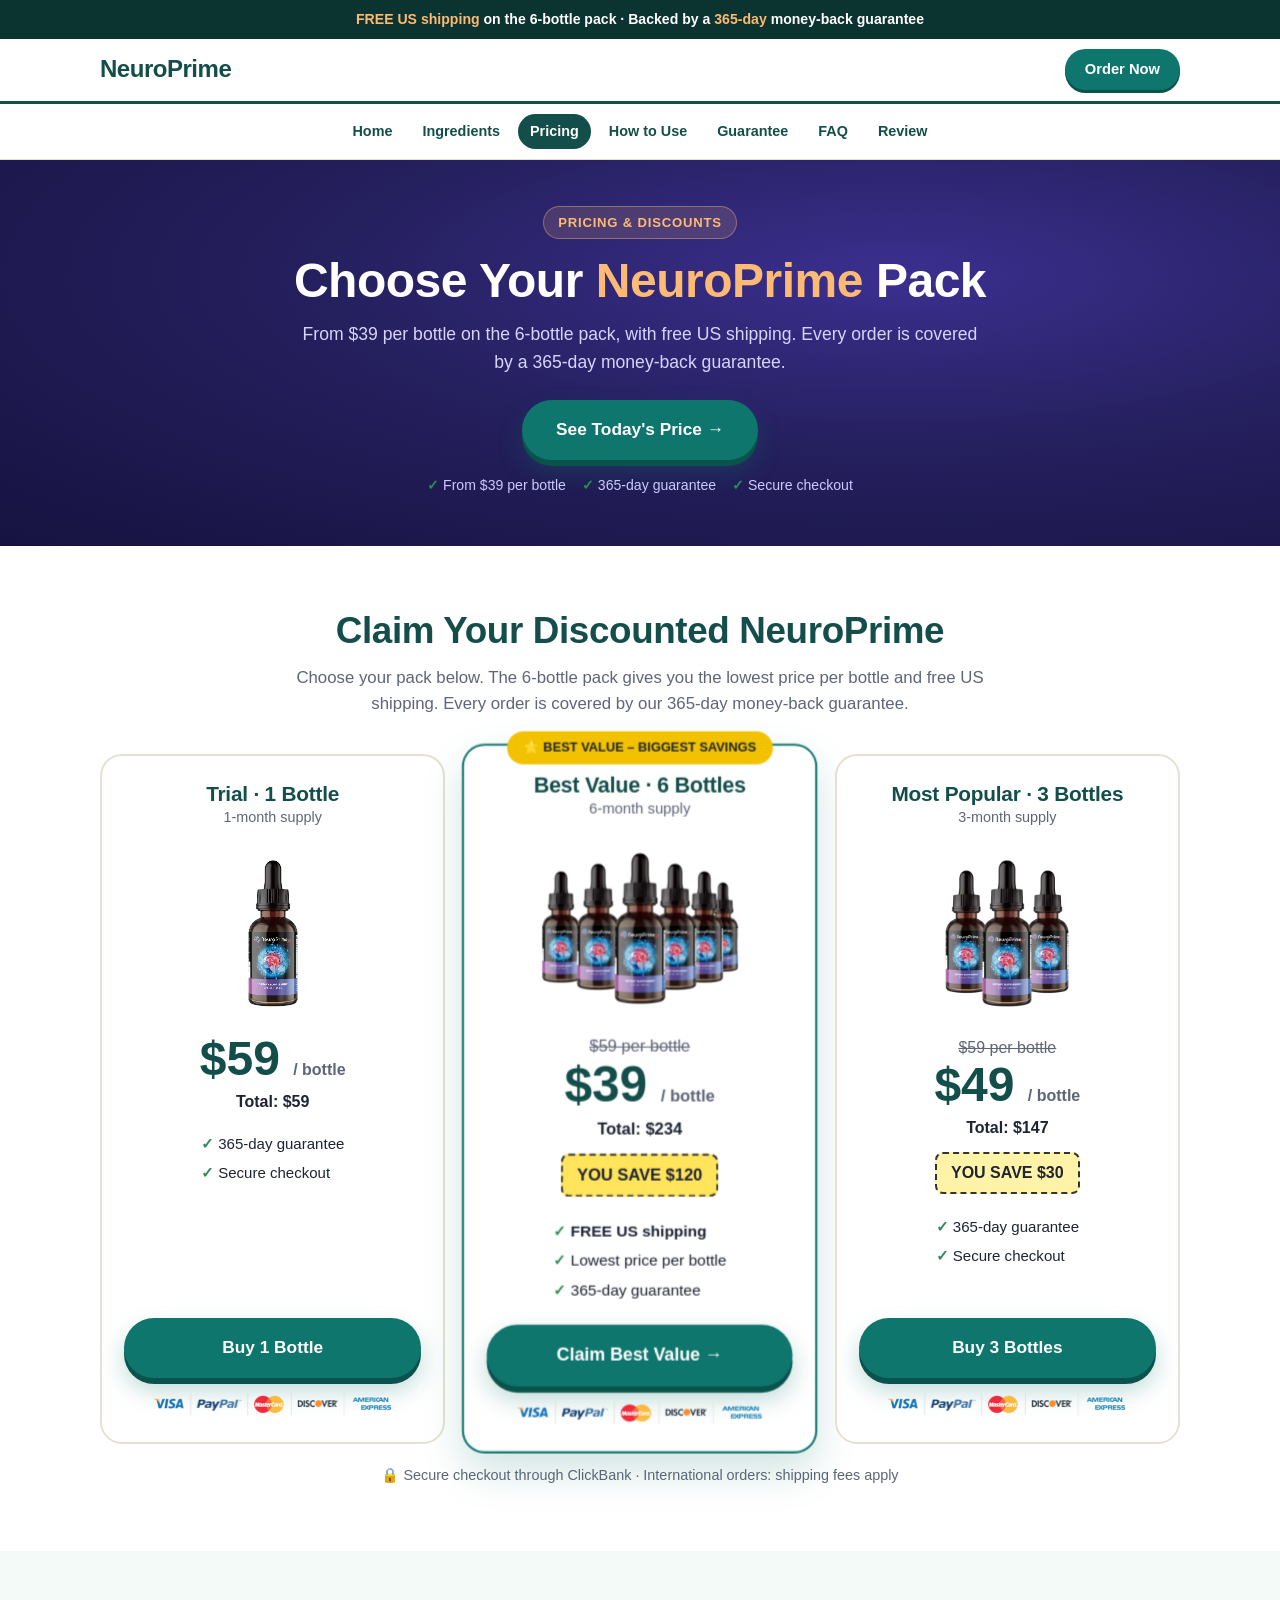
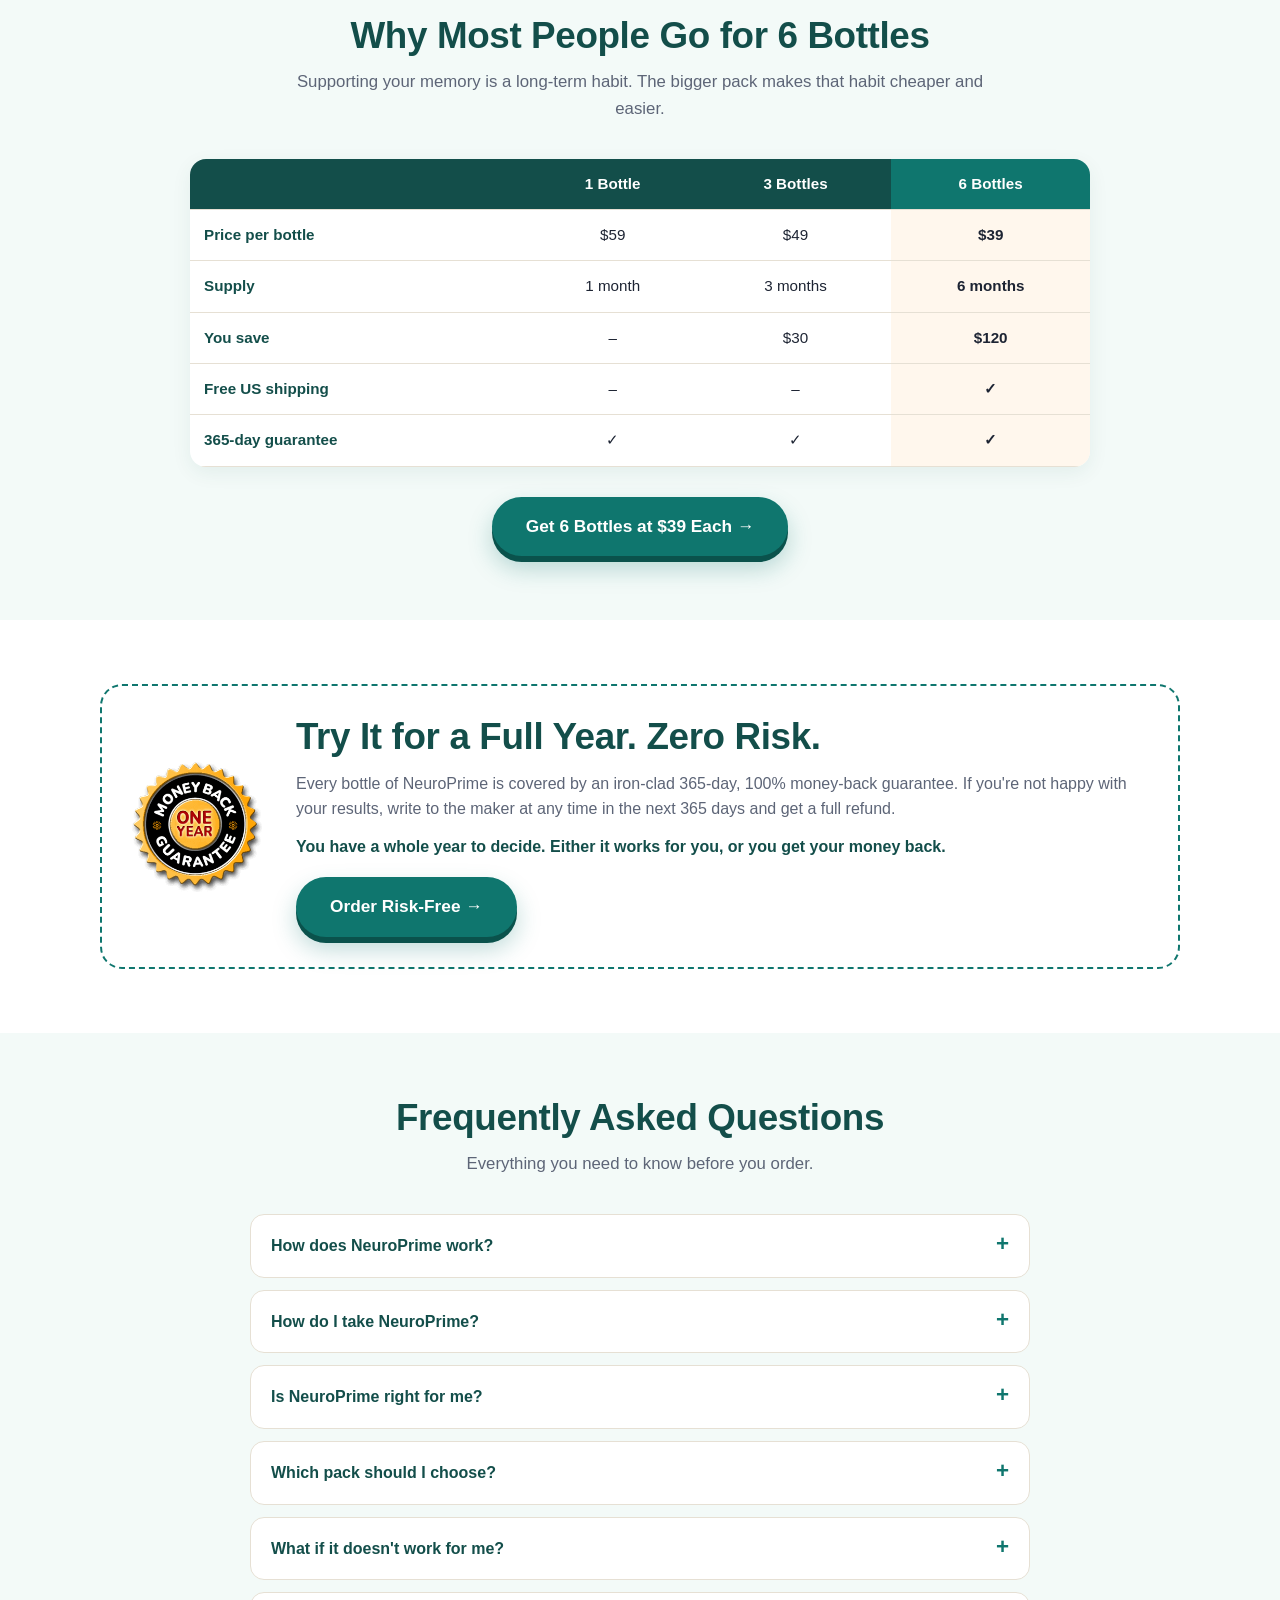
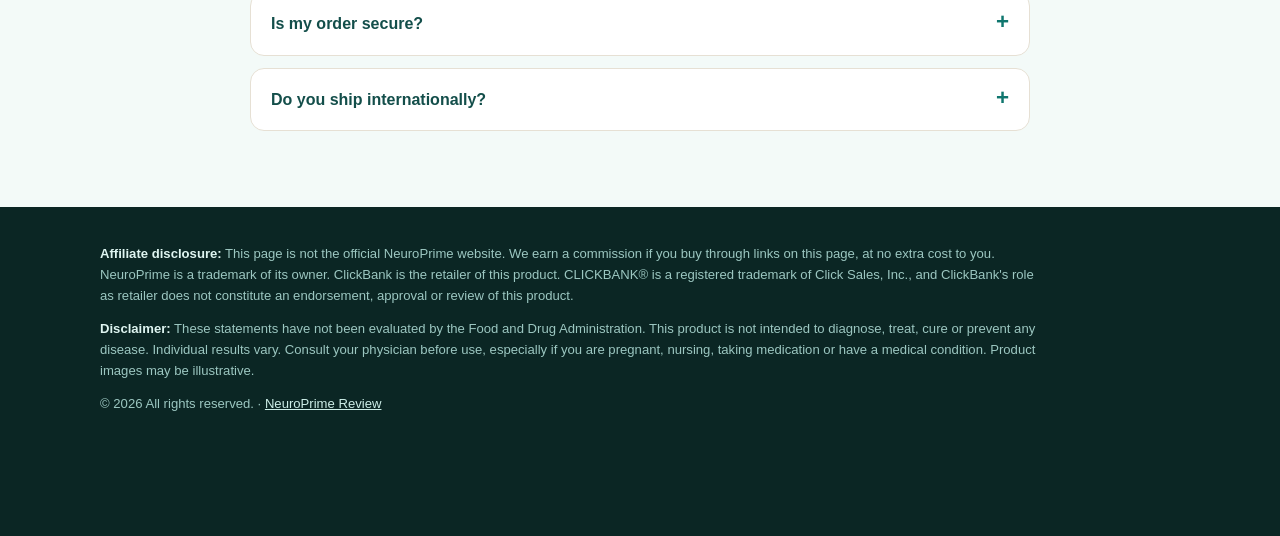
<file: pricing/index.html>
<!DOCTYPE html>
<html lang="en">
<head>
<meta charset="utf-8">
<meta name="viewport" content="width=device-width, initial-scale=1">
<title>NeuroPrime Pricing: 1, 3 and 6 Bottle Packs From $39 per Bottle</title>
<meta name="description" content="Compare NeuroPrime packs: $59 for 1 bottle, $49 each for 3 or $39 each for 6 with free US shipping. 365-day money-back guarantee.">
<link rel="stylesheet" href="../assets/site.css">
<style>
.pg-hero{background:radial-gradient(ellipse at 70% 30%,#3b2f8f 0%,#25205e 45%,#161240 100%);color:#fff;padding:46px 0 50px;text-align:center}
.pg-hero h1{color:#fff;font-size:clamp(2rem,4.6vw,3rem);margin-bottom:12px}
.pg-hero h1 span{color:#fdba74}
.pg-hero p{color:#d9d4ff;max-width:680px;margin:0 auto 24px;font-size:1.1rem}
.pg-hero .micro{justify-content:center;color:#cfc8ff;margin-top:14px}
.pg-nav{background:#fff;border-bottom:1px solid var(--line);overflow-x:auto}
.pg-nav .wrap{display:flex;gap:6px;justify-content:center;padding:10px 20px;white-space:nowrap}
.pg-nav a{text-decoration:none;font-weight:700;font-size:.9rem;color:var(--navy);padding:6px 12px;border-radius:999px}
.pg-nav a.on{background:var(--navy);color:#fff}
@media (max-width:860px){.pg-nav .wrap{justify-content:flex-start}}
</style>
</head>
<body>

<div class="topbar"><b>FREE US shipping</b> on the 6-bottle pack · Backed by a <b>365-day</b> money-back guarantee</div>

<header class="nav">
  <div class="wrap">
    <a class="brand" href="../" style="text-decoration:none"><span class="wm">NeuroPrime</span></a>
    <a class="btn sm" href="#order">Order Now</a>
  </div>
</header>

<nav class="pg-nav">
  <div class="wrap">
      <a href="../">Home</a>
      <a href="../ingredients/">Ingredients</a>
      <a href="../pricing/" class="on">Pricing</a>
      <a href="../how-to-use/">How to Use</a>
      <a href="../guarantee/">Guarantee</a>
      <a href="../faq/">FAQ</a>
      <a href="../review/">Review</a>
  </div>
</nav>

<section class="pg-hero">
  <div class="wrap">
    <span class="eyebrow">PRICING &amp; DISCOUNTS</span>
    <h1>Choose Your <span>NeuroPrime</span> Pack</h1>
    <p>From $39 per bottle on the 6-bottle pack, with free US shipping. Every order is covered by a 365-day money-back guarantee.</p>
    <a class="btn pulse" href="#order">See Today's Price →</a>
    <div class="micro"><span>From $39 per bottle</span><span>365-day guarantee</span><span>Secure checkout</span></div>
  </div>
</section>


<section id="order">
  <div class="wrap">
    <h2>Claim Your Discounted NeuroPrime</h2>
    <p class="sub">Choose your pack below. The 6-bottle pack gives you the lowest price per bottle and free US shipping. Every order is covered by our 365-day money-back guarantee.</p>
    <div class="pricing">

      <div class="plan">
        <h3>Trial · 1 Bottle</h3><div class="days">1-month supply</div>
        <img class="pimg" src="../assets/bottle-1.avif" alt="NeuroPrime 1 bottle" loading="lazy">
        <div class="pp">$59 <small>/ bottle</small></div>
        <div class="total">Total: $59</div>
        <ul><li>365-day guarantee</li><li>Secure checkout</li></ul>
        <a class="btn block aff" href="../go/?tid=sl-pricing" rel="sponsored noopener">Buy 1 Bottle</a>
        <img class="pay" src="../assets/cards.png" alt="Accepted cards" loading="lazy">
      </div>

      <div class="plan best">
        <span class="tag">⭐ BEST VALUE – BIGGEST SAVINGS</span>
        <h3>Best Value · 6 Bottles</h3><div class="days">6-month supply</div>
        <img class="pimg" src="../assets/bottle-6.avif" alt="NeuroPrime 6 bottles" loading="lazy">
        <div class="was">$59 per bottle</div>
        <div class="pp">$39 <small>/ bottle</small></div>
        <div class="total">Total: $234</div>
        <div class="save" style="background:#ffe45c">YOU SAVE $120</div>
        <ul><li><b>FREE US shipping</b></li><li>Lowest price per bottle</li><li>365-day guarantee</li></ul>
        <a class="btn block pulse aff" href="../go/?tid=sl-pricing" rel="sponsored noopener">Claim Best Value →</a>
        <img class="pay" src="../assets/cards.png" alt="Accepted cards" loading="lazy">
      </div>

      <div class="plan">
        <h3>Most Popular · 3 Bottles</h3><div class="days">3-month supply</div>
        <img class="pimg" src="../assets/bottle-3.avif" alt="NeuroPrime 3 bottles" loading="lazy">
        <div class="was">$59 per bottle</div>
        <div class="pp">$49 <small>/ bottle</small></div>
        <div class="total">Total: $147</div>
        <div class="save">YOU SAVE $30</div>
        <ul><li>365-day guarantee</li><li>Secure checkout</li></ul>
        <a class="btn block aff" href="../go/?tid=sl-pricing" rel="sponsored noopener">Buy 3 Bottles</a>
        <img class="pay" src="../assets/cards.png" alt="Accepted cards" loading="lazy">
      </div>

    </div>
    <p style="text-align:center;color:var(--muted);font-size:.9rem;margin-top:20px">🔒 Secure checkout through ClickBank · International orders: shipping fees apply</p>
  </div>
</section>


<section class="alt">
  <div class="wrap">
    <h2>Why Most People Go for 6 Bottles</h2>
    <p class="sub">Supporting your memory is a long-term habit. The bigger pack makes that habit cheaper and easier.</p>
    <table class="cmp">
      <thead><tr><th></th><th>1 Bottle</th><th>3 Bottles</th><th class="hl">6 Bottles</th></tr></thead>
      <tbody>
        <tr><td>Price per bottle</td><td>$59</td><td>$49</td><td class="hl">$39</td></tr>
        <tr><td>Supply</td><td>1 month</td><td>3 months</td><td class="hl">6 months</td></tr>
        <tr><td>You save</td><td>–</td><td>$30</td><td class="hl">$120</td></tr>
        <tr><td>Free US shipping</td><td>–</td><td>–</td><td class="hl">✓</td></tr>
        <tr><td>365-day guarantee</td><td>✓</td><td>✓</td><td class="hl">✓</td></tr>
      </tbody>
    </table>
    <div style="text-align:center;margin-top:30px"><a class="btn pulse aff" href="../go/?tid=sl-pricing" rel="sponsored noopener">Get 6 Bottles at $39 Each →</a></div>
  </div>
</section>


<section id="guarantee">
  <div class="wrap">
    <div class="guar">
      <img src="../assets/guarantee-365.png" alt="365 day money back guarantee" width="190" height="192" loading="lazy">
      <div>
        <h2>Try It for a Full Year. Zero Risk.</h2>
        <p style="color:var(--muted);margin-bottom:12px">Every bottle of NeuroPrime is covered by an iron-clad 365-day, 100% money-back guarantee. If you're not happy with your results, write to the maker at any time in the next 365 days and get a full refund.</p>
        <p style="color:var(--navy);font-weight:700;margin-bottom:18px">You have a whole year to decide. Either it works for you, or you get your money back.</p>
        <a class="btn aff" href="../go/?tid=sl-pricing" rel="sponsored noopener">Order Risk-Free →</a>
      </div>
    </div>
  </div>
</section>


<section class="alt" id="faq">
  <div class="wrap">
    <h2>Frequently Asked Questions</h2>
    <p class="sub">Everything you need to know before you order.</p>
    <div class="faq">
      <details><summary>How does NeuroPrime work?</summary><p>NeuroPrime combines nine natural ingredients, including Bacopa, Lion's Mane and Ginkgo Biloba, that are traditionally used to support memory function, focus and clarity.</p></details>
      <details><summary>How do I take NeuroPrime?</summary><p>Shake the bottle well and take it once a day, preferably in the morning, as directed on the label. You can take it directly or add it to tea, coffee, juice or any other drink.</p></details>
      <details><summary>Is NeuroPrime right for me?</summary><p>NeuroPrime is made from plant-based, non-GMO ingredients that are tested for purity. If you have a medical condition or take prescription medication, show the bottle to your doctor before you start. Ginkgo can interact with blood thinners.</p></details>
      <details><summary>Which pack should I choose?</summary><p>The 6-bottle pack is the best value at $39 per bottle, a $120 saving, and it ships free within the US. Memory support is a long-term habit, so a larger supply helps you stay consistent.</p></details>
      <details><summary>What if it doesn't work for me?</summary><p>Every bottle comes with a 365-day money-back guarantee. If you're not fully satisfied, return what you haven't used for a full refund, with no questions asked.</p></details>
      <details><summary>Is my order secure?</summary><p>Yes. Orders are processed through ClickBank's secure checkout, and major credit cards are accepted.</p></details>
      <details><summary>Do you ship internationally?</summary><p>Yes. Shipping fees apply to orders outside the United States.</p></details>
    </div>
  </div>
</section>

<footer>
  <div class="wrap">
    <p><b>Affiliate disclosure:</b> This page is not the official NeuroPrime website. We earn a commission if you buy through links on this page, at no extra cost to you. NeuroPrime is a trademark of its owner. ClickBank is the retailer of this product. CLICKBANK&reg; is a registered trademark of Click Sales, Inc., and ClickBank's role as retailer does not constitute an endorsement, approval or review of this product.</p>
    <p><b>Disclaimer:</b> These statements have not been evaluated by the Food and Drug Administration. This product is not intended to diagnose, treat, cure or prevent any disease. Individual results vary. Consult your physician before use, especially if you are pregnant, nursing, taking medication or have a medical condition. Product images may be illustrative.</p>
    <p>&copy; <span id="yr"></span> All rights reserved. · <a href="../review/">NeuroPrime Review</a></p>
  </div>
</footer>

<div class="sticky"><a class="btn pulse" href="#order">Claim My Discount →</a></div>

<script>
// Opening from disk (file://) has no web server, so folder links need index.html. On a real domain this is skipped.
if (location.protocol === "file:") document.querySelectorAll('a[href^="../"]').forEach(function(a){ a.setAttribute("href", a.getAttribute("href").replace(/\/(\?|$)/, "/index.html$1")); });
document.getElementById("yr").textContent = new Date().getFullYear();
</script>
</body>
</html>
</file>
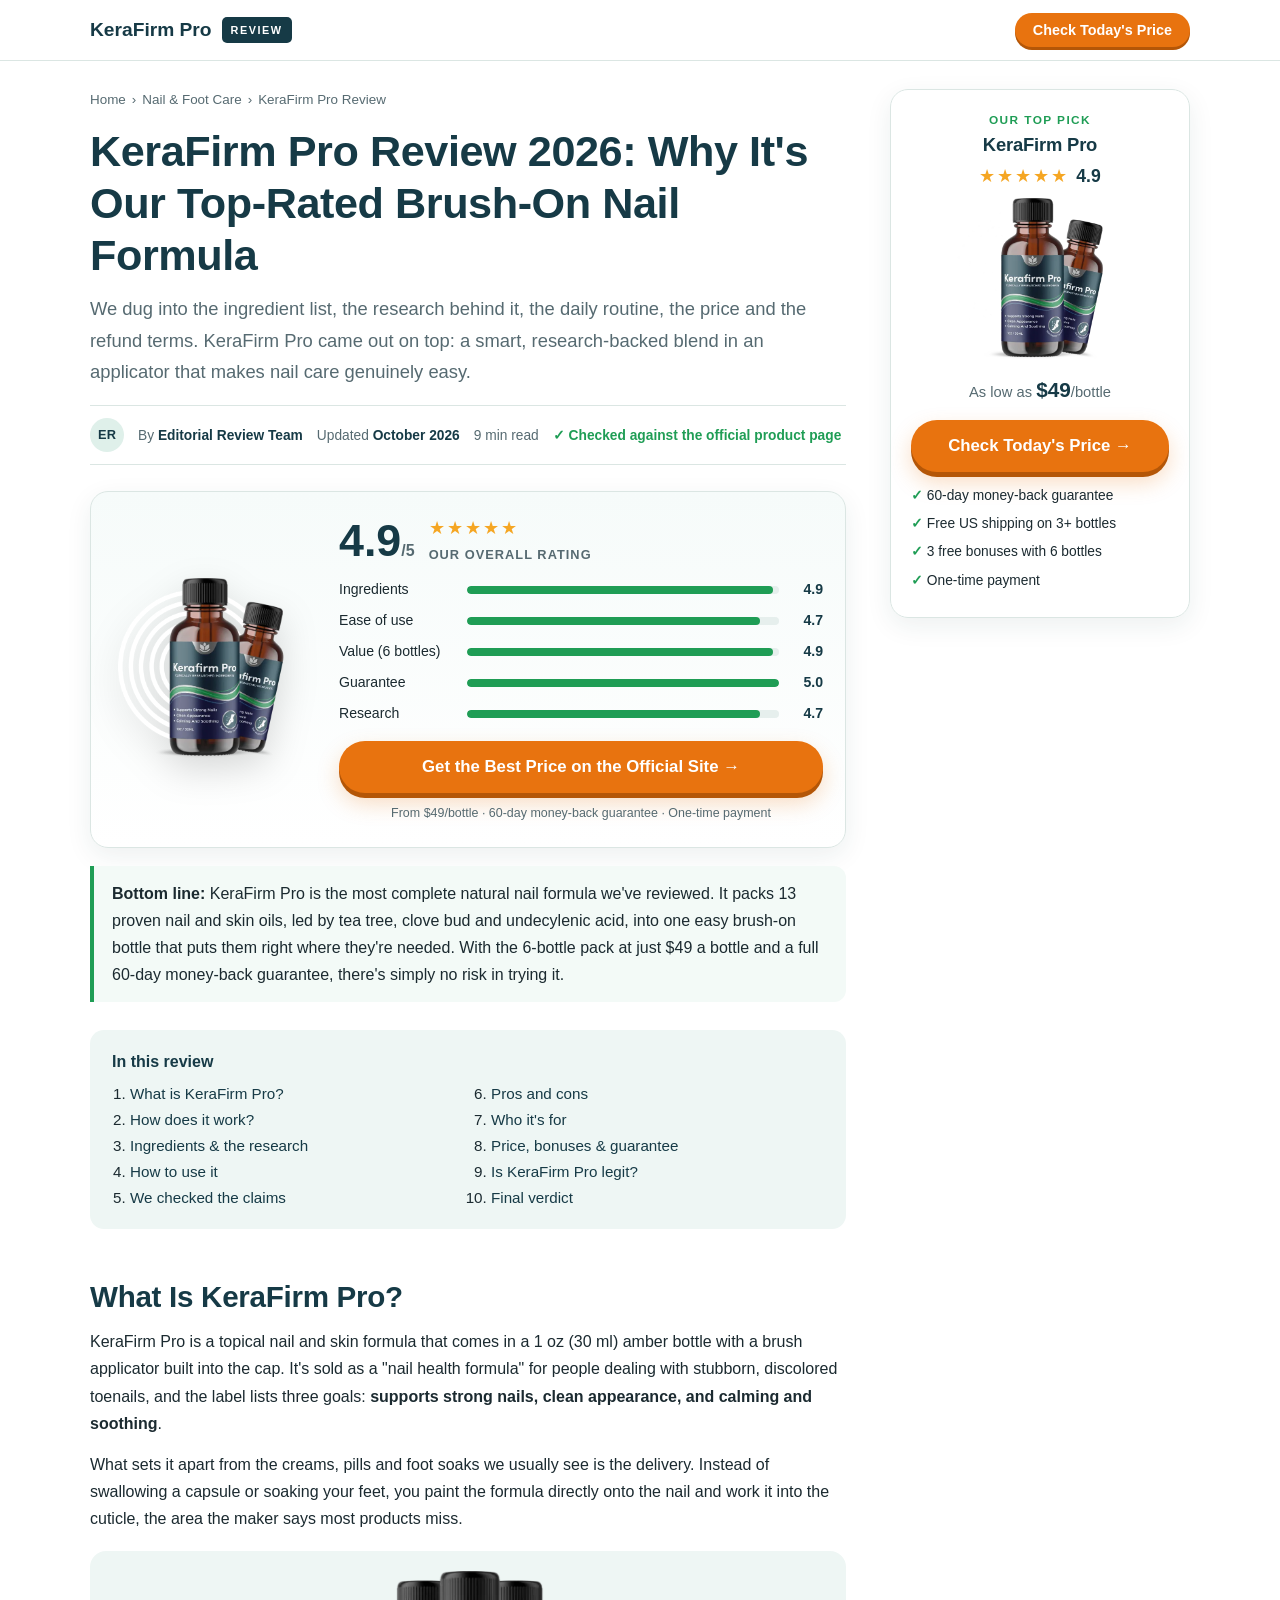
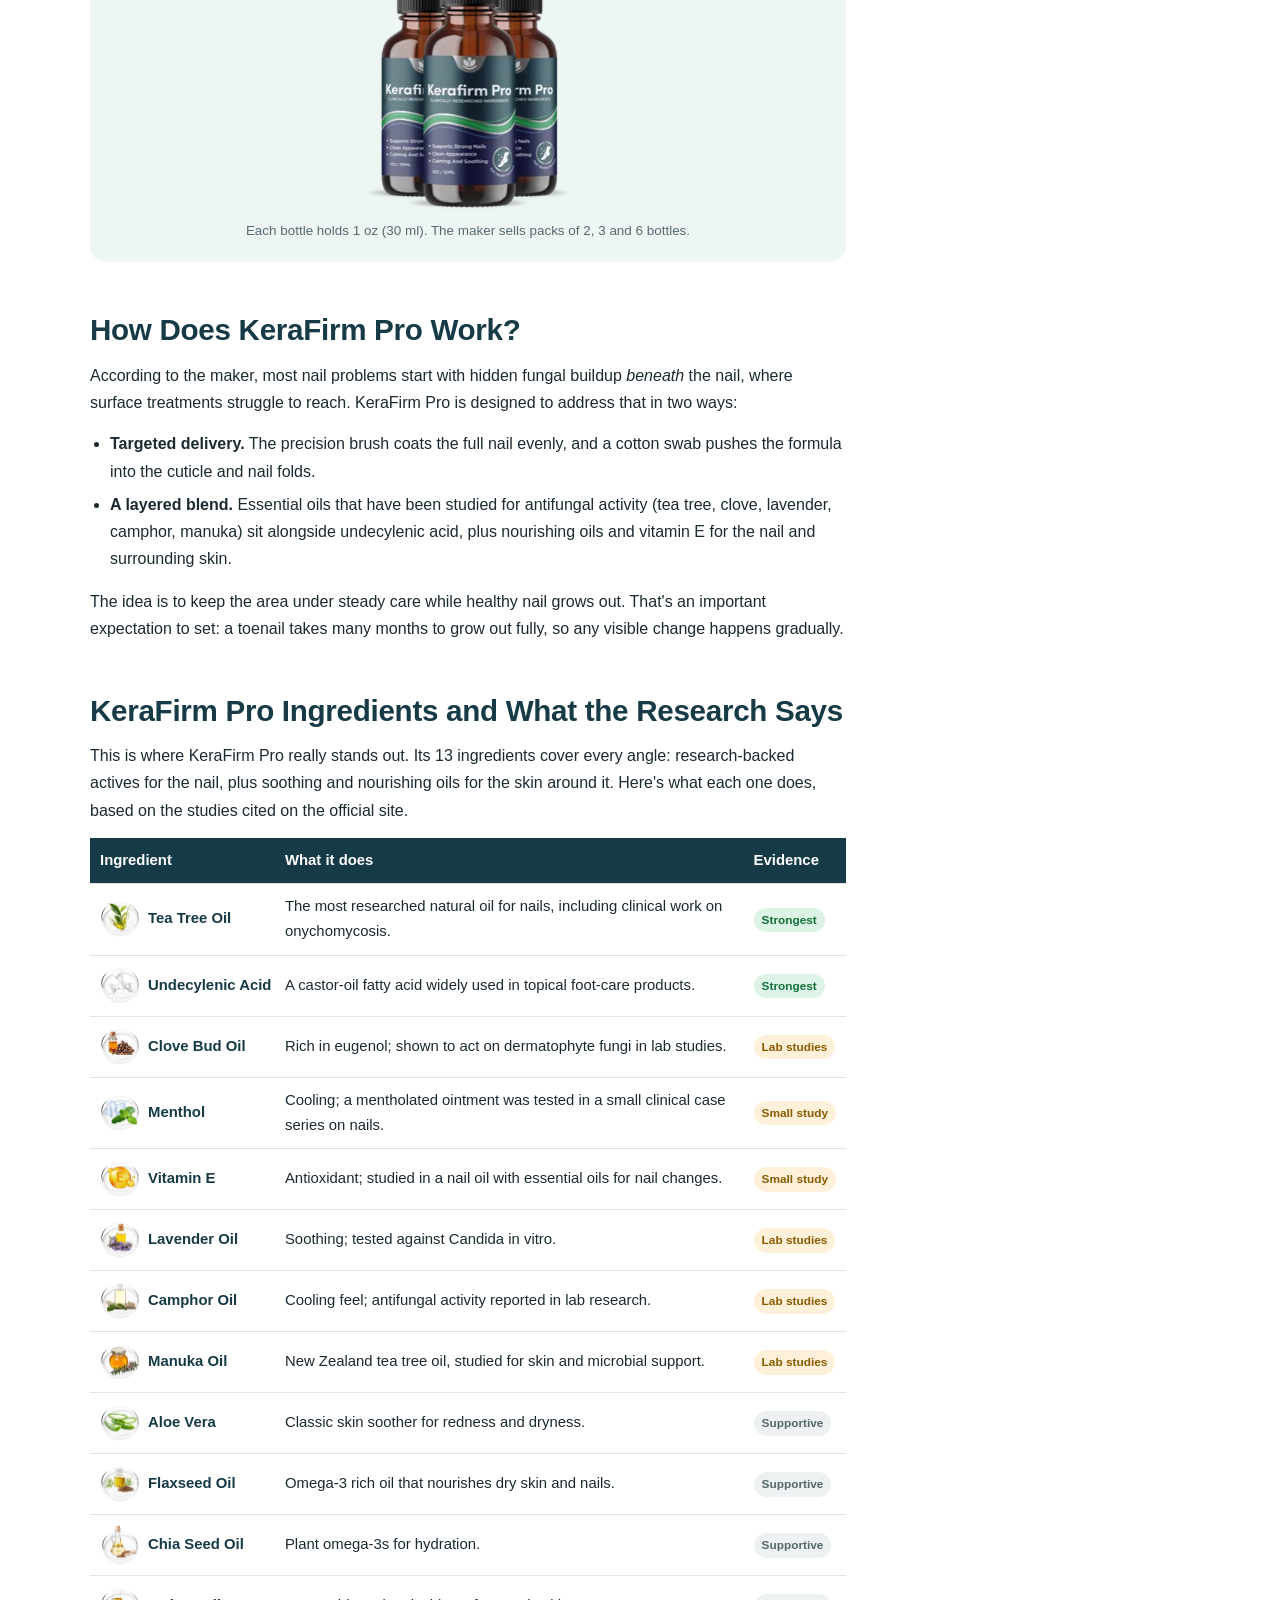
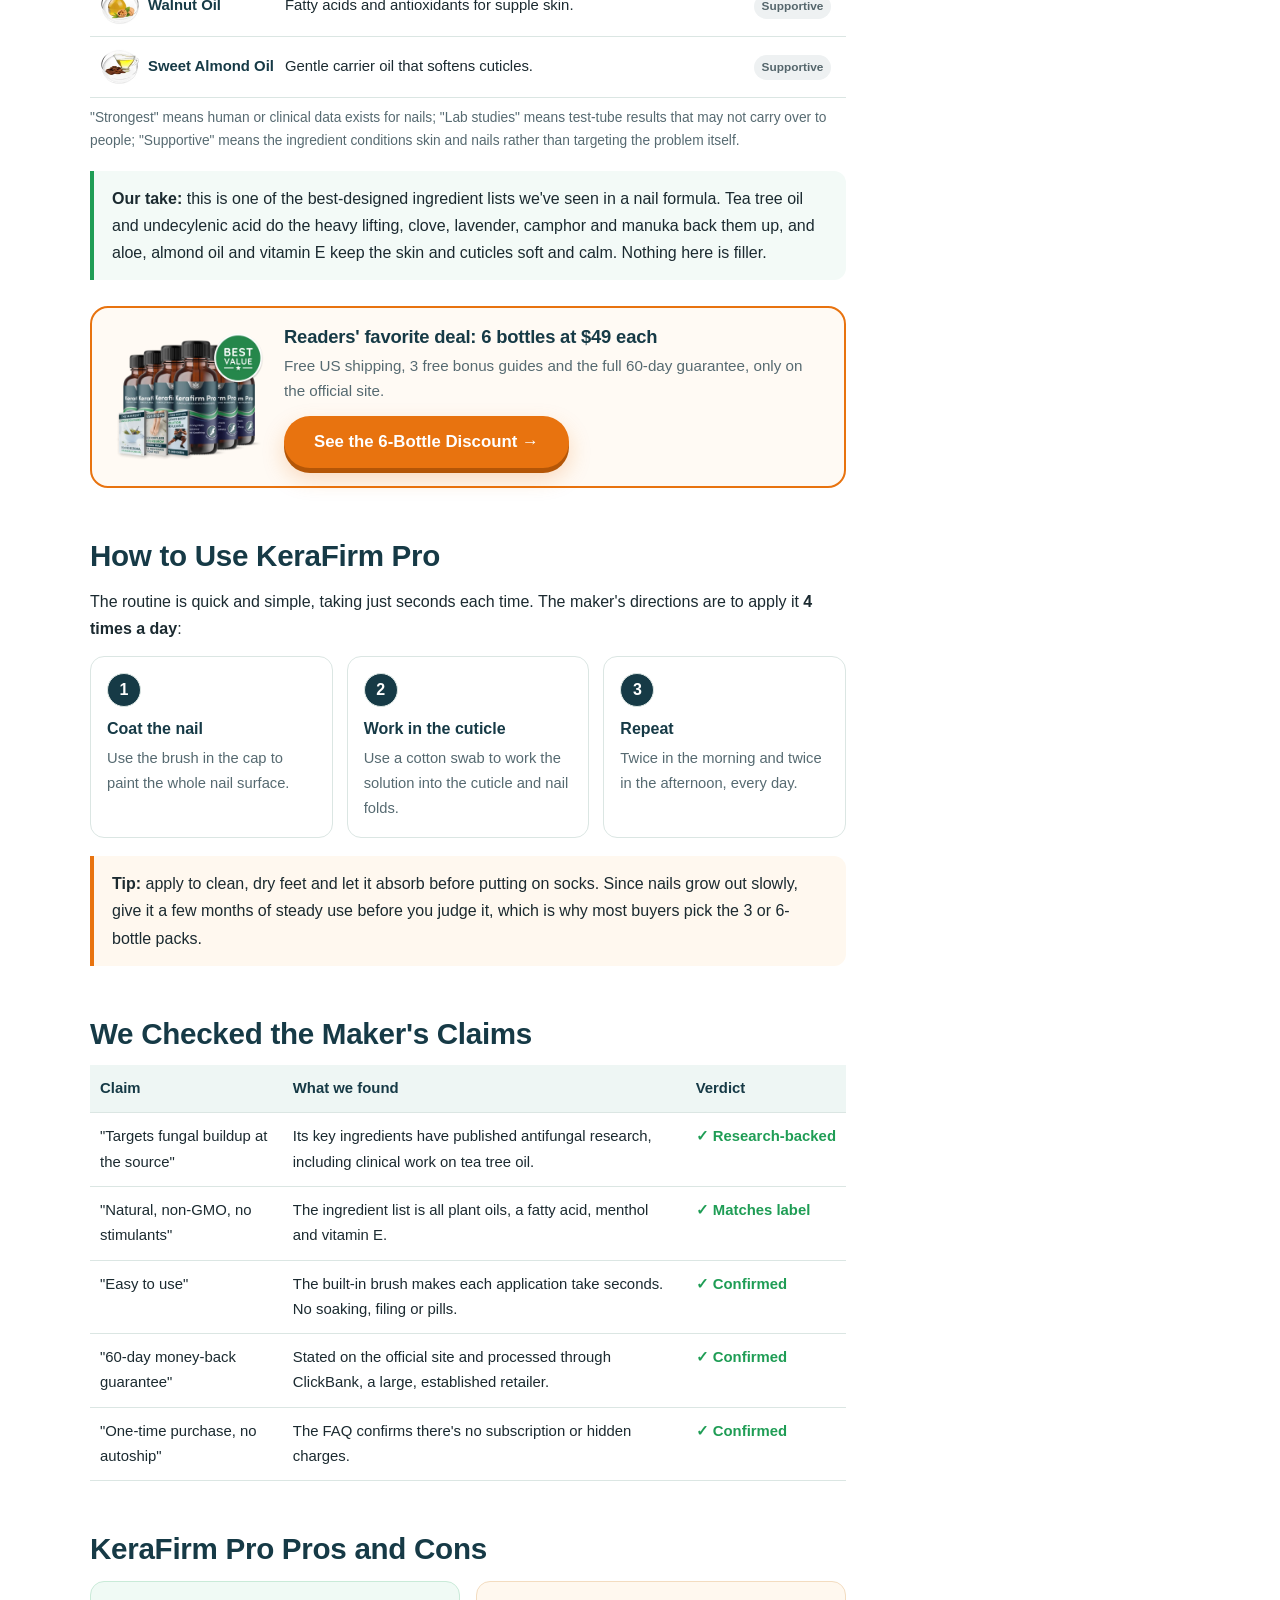
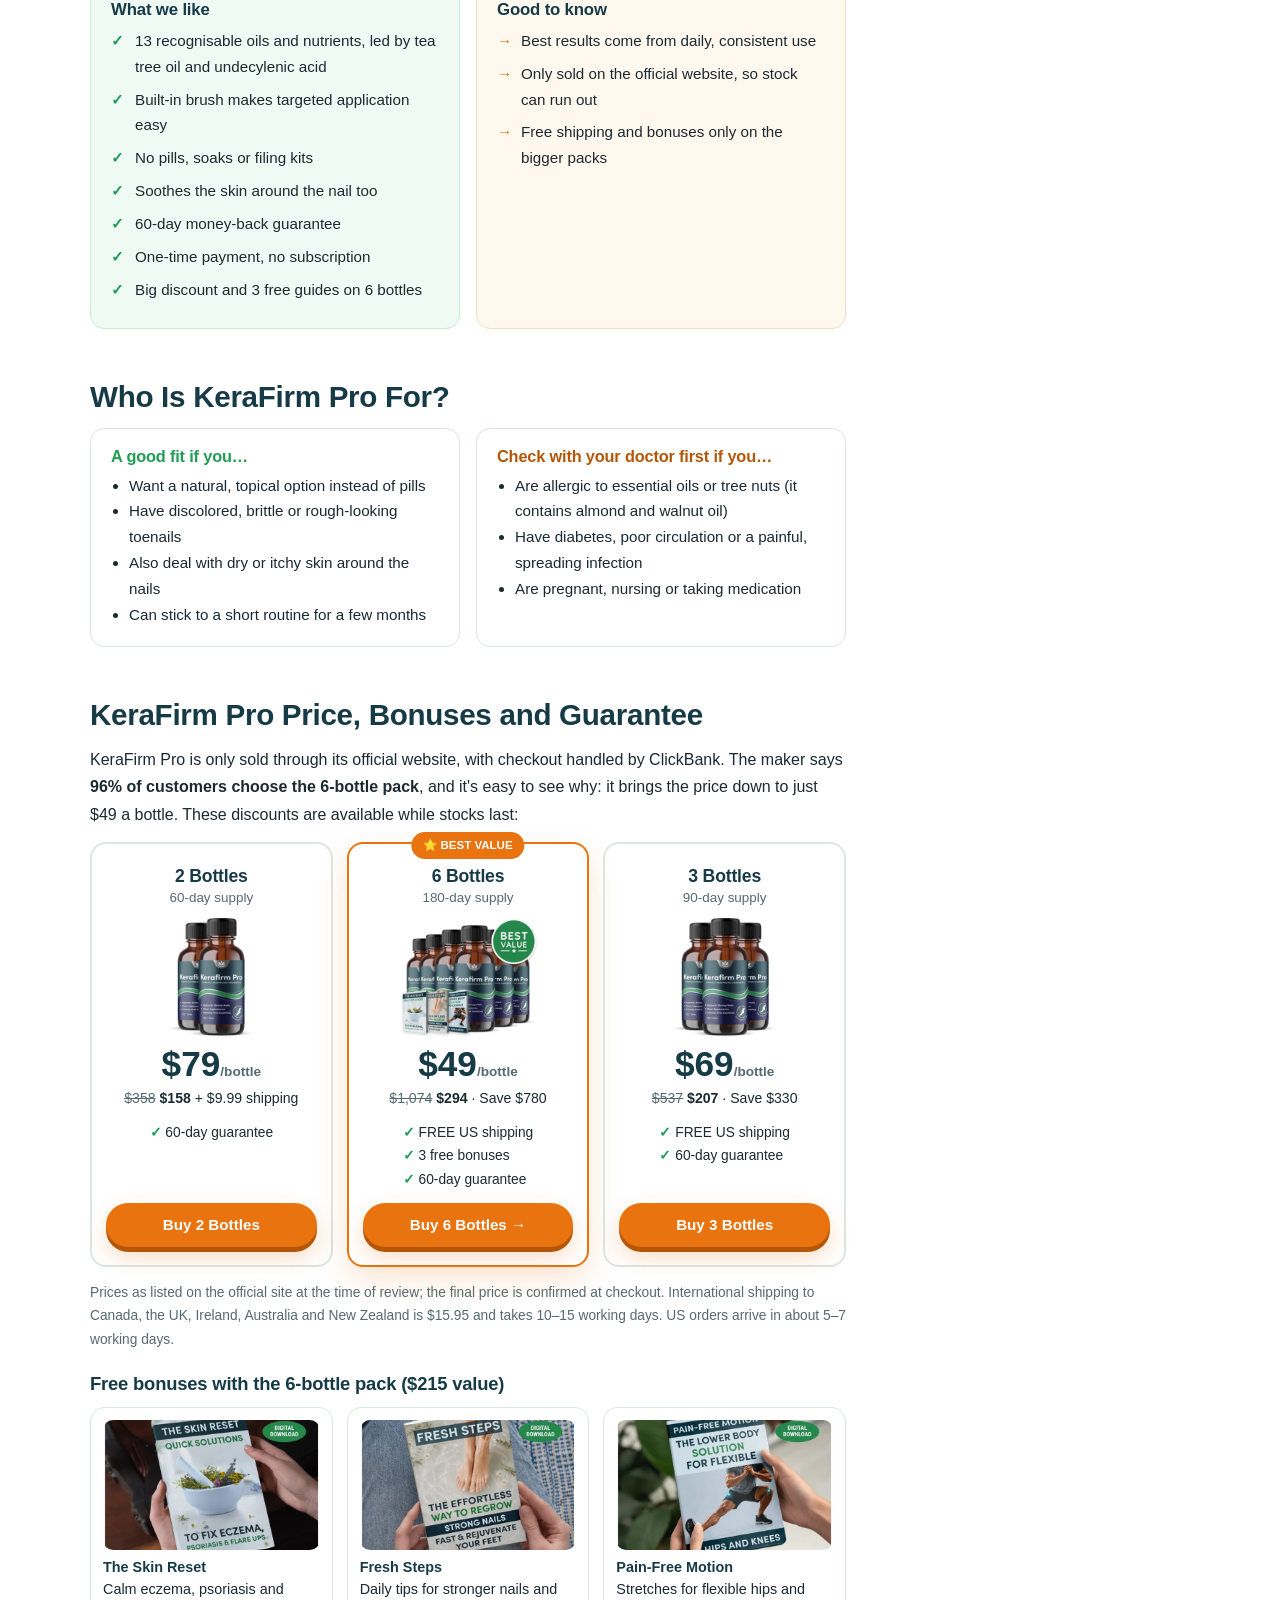
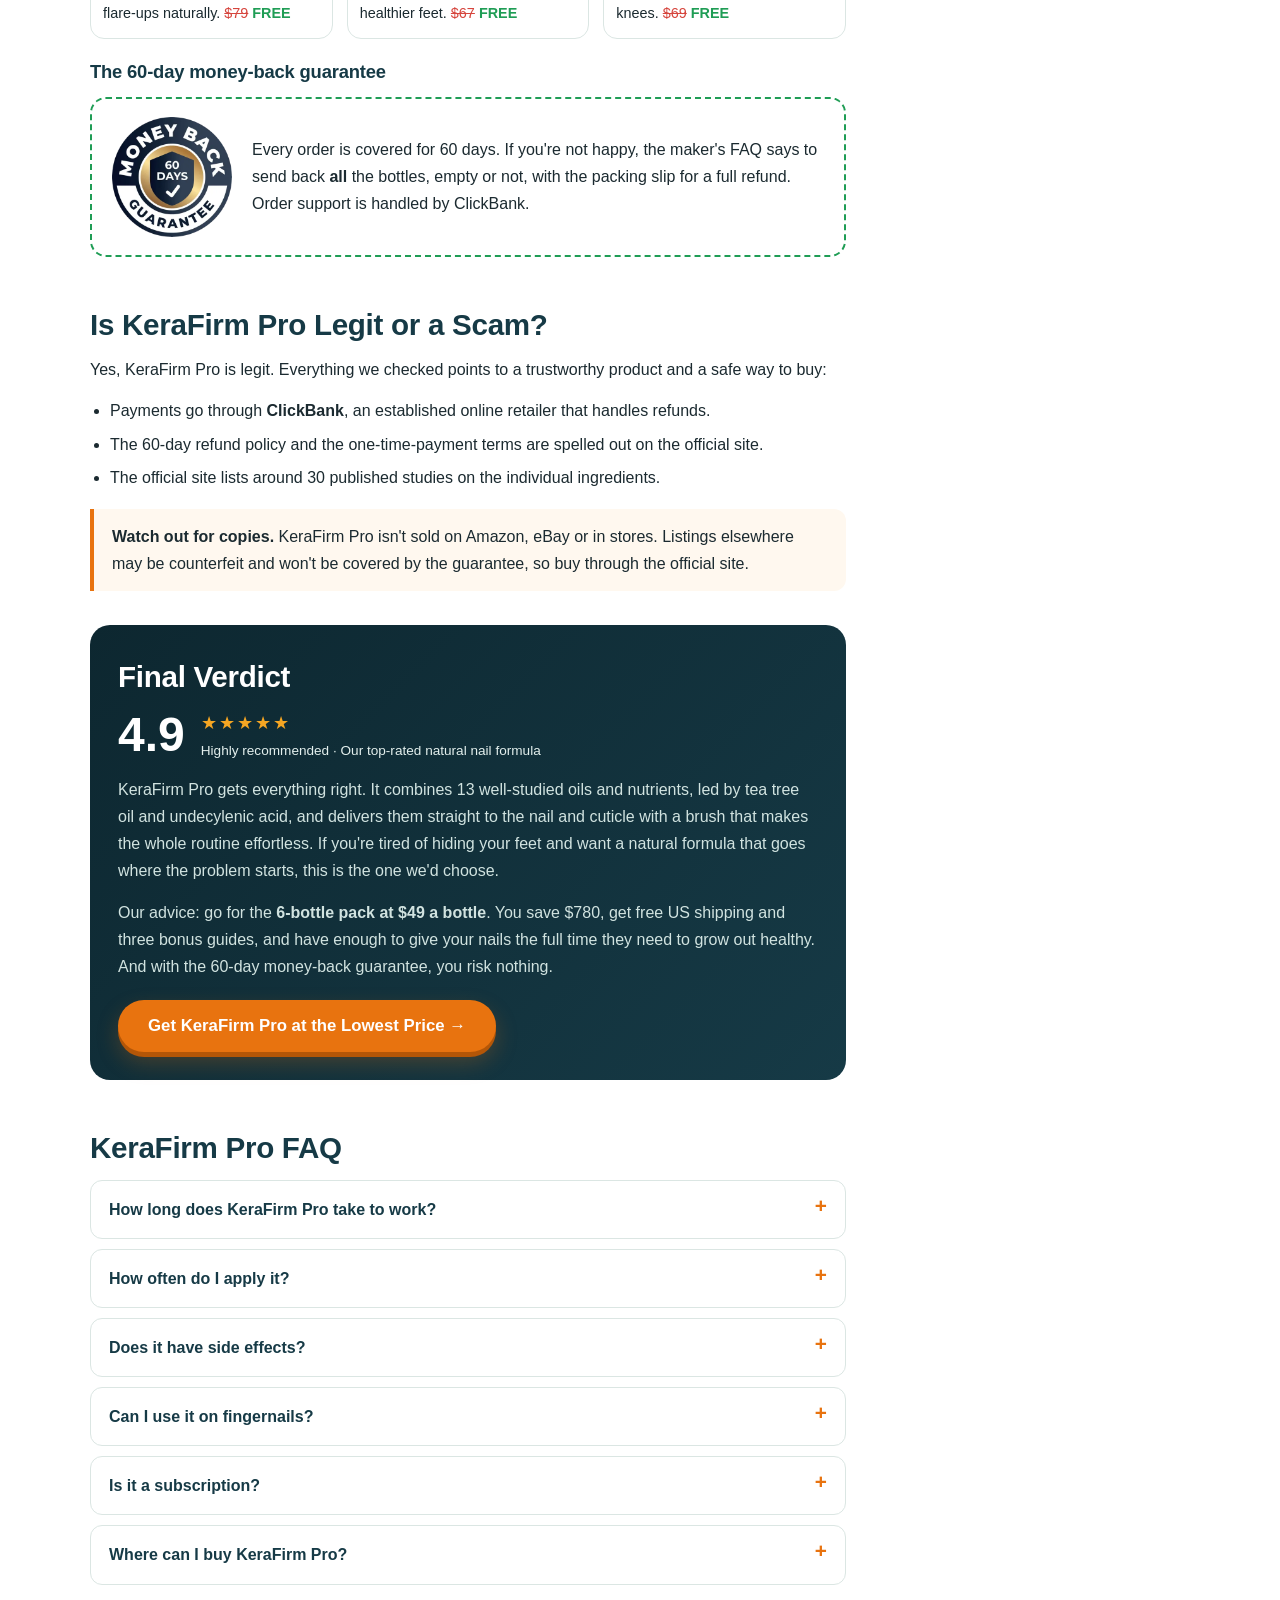
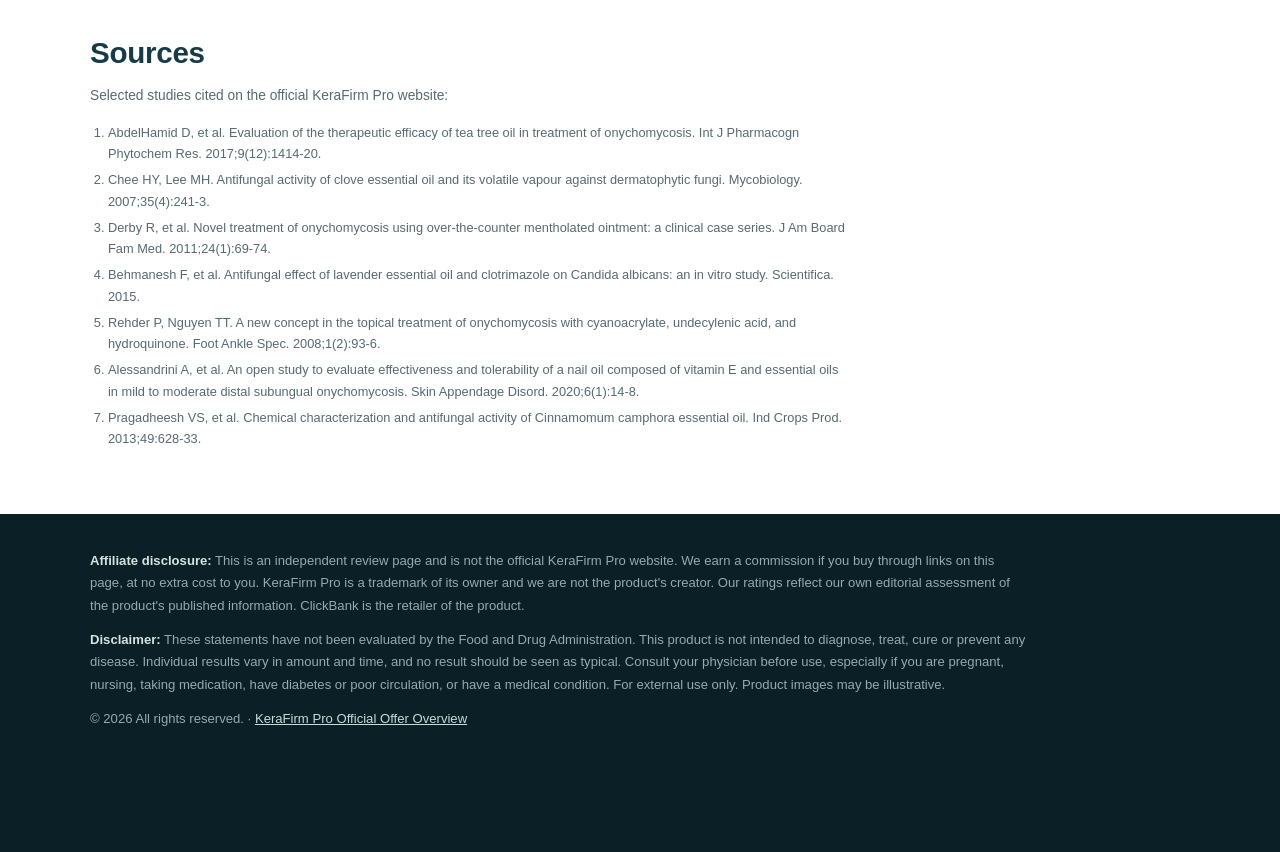
<file: review/index.html>
<!DOCTYPE html>
<html lang="en">
<head>
<meta charset="utf-8">
<meta name="viewport" content="width=device-width, initial-scale=1">
<title>KeraFirm Pro Review (2026): Our Top-Rated Brush-On Nail Formula</title>
<meta name="description" content="Why KeraFirm Pro is our top-rated nail formula. Our in-depth look at KeraFirm Pro, the brush-on nail and skin formula with tea tree, clove bud and undecylenic acid: what's inside, how to apply it, what the research says, pros and cons, pricing and the 60-day guarantee.">
<link rel="preload" as="image" href="../assets/bottle-hero.webp" type="image/webp" fetchpriority="high">
<link rel="icon" href="../assets/favicon.png">
<style>
:root{
  --navy:#163a46; --navy-d:#0d2730; --orange:#e8730f; --orange-d:#b45607; --cream:#eef6f4; --mint:#dff0ea;
  --ink:#1b2a30; --muted:#566a71; --line:#dbe6e3; --green:#1f9d55; --red:#d6453d; --gold:#f5a623;
}
*{box-sizing:border-box;margin:0;padding:0}
html{scroll-behavior:smooth;scroll-padding-top:80px}
body{font-family:-apple-system,BlinkMacSystemFont,"Segoe UI",Roboto,Helvetica,Arial,sans-serif;color:var(--ink);line-height:1.7;background:#fff;-webkit-font-smoothing:antialiased}
img{max-width:100%;height:auto;display:block}
picture{display:contents}
picture source{display:none}
a{color:inherit}
.wrap{max-width:1140px;margin:0 auto;padding:0 20px}
h1,h2,h3{line-height:1.2;letter-spacing:-.01em;color:var(--navy)}

.disc{background:#fff8ef;color:#6b4a1f;font-size:.8rem;text-align:center;padding:7px 14px;border-bottom:1px solid #f3dcc0}
header.nav{background:#fff;border-bottom:1px solid var(--line);position:sticky;top:0;z-index:50}
header.nav .wrap{display:flex;align-items:center;justify-content:space-between;height:60px;gap:12px}
.brand{display:flex;align-items:center;gap:10px}
.logo{font-weight:800;font-size:1.2rem;color:var(--navy)}
.rv{background:var(--navy);color:#fff;font-weight:900;font-size:.68rem;letter-spacing:.14em;padding:4px 9px;border-radius:5px}

.btn{display:inline-flex;align-items:center;justify-content:center;background:var(--orange);color:#fff;text-decoration:none;font-weight:800;border-radius:999px;padding:15px 30px;font-size:1.05rem;box-shadow:0 5px 0 var(--orange-d),0 10px 22px rgba(232,115,15,.26);transition:transform .15s,box-shadow .15s;text-align:center;line-height:1.3}
.btn:hover{transform:translateY(2px);box-shadow:0 3px 0 var(--orange-d),0 6px 16px rgba(232,115,15,.26)}
.btn.sm{padding:8px 18px;font-size:.9rem;box-shadow:0 3px 0 var(--orange-d)}
.btn.block{display:flex;width:100%}
.btn.pulse{animation:pulse 2.4s infinite}
@keyframes pulse{0%,100%{transform:scale(1)}50%{transform:scale(1.03)}}
@media (prefers-reduced-motion:reduce){.btn.pulse{animation:none}}

.layout{display:grid;grid-template-columns:minmax(0,1fr) 300px;gap:44px;padding:28px 20px 60px;max-width:1140px;margin:0 auto}
.crumbs{font-size:.84rem;color:var(--muted);margin-bottom:14px}
.crumbs a{text-decoration:none}
.crumbs span{margin:0 6px}
article h1{font-size:clamp(1.9rem,4.2vw,2.7rem);font-weight:800;margin-bottom:12px}
.dek{font-size:1.15rem;color:var(--muted);margin-bottom:18px}
.byline{display:flex;flex-wrap:wrap;align-items:center;gap:6px 14px;font-size:.86rem;color:var(--muted);padding:12px 0;border-top:1px solid var(--line);border-bottom:1px solid var(--line);margin-bottom:26px}
.byline .av{width:34px;height:34px;border-radius:50%;background:var(--mint);color:var(--navy);font-weight:800;display:flex;align-items:center;justify-content:center;font-size:.8rem}
.byline b{color:var(--navy)}
.byline .chk{color:var(--green);font-weight:700}

article h2{font-size:clamp(1.45rem,3vw,1.85rem);font-weight:800;margin:44px 0 14px;padding-top:6px}
article h3{font-size:1.15rem;margin:22px 0 8px}
article p{margin-bottom:14px}
article ul.bul{margin:0 0 16px 20px}
article ul.bul li{margin:6px 0}
.muted{color:var(--muted)}
.small{font-size:.86rem}

/* score card */
.score{display:grid;grid-template-columns:200px 1fr;gap:26px;align-items:center;background:linear-gradient(180deg,#f6fbfa,#fff);border:1px solid var(--line);border-radius:18px;padding:22px;box-shadow:0 8px 26px rgba(22,58,70,.08)}
.score .pimg{max-width:190px;margin:0 auto;filter:drop-shadow(0 14px 18px rgba(0,0,0,.15))}
.overall{display:flex;align-items:center;gap:14px;margin-bottom:12px}
.overall .num{font-size:2.8rem;font-weight:900;color:var(--navy);line-height:1}
.overall .num small{font-size:1rem;color:var(--muted);font-weight:600}
.stars{color:var(--gold);letter-spacing:2px;font-size:1.1rem}
.overall .lbl{font-size:.8rem;color:var(--muted);text-transform:uppercase;letter-spacing:.08em;font-weight:700}
.bars{display:grid;gap:7px;margin-bottom:16px}
.bar{display:grid;grid-template-columns:118px 1fr 34px;gap:10px;align-items:center;font-size:.88rem}
.bar i{display:block;height:8px;border-radius:99px;background:#e6efed;overflow:hidden}
.bar i:after{content:"";display:block;height:100%;width:var(--w);background:var(--green);border-radius:99px}
.bar b{color:var(--navy);text-align:right}
.score .btn{width:100%}
.score .fine{font-size:.78rem;color:var(--muted);text-align:center;margin-top:10px}

.toc{background:var(--cream);border-radius:14px;padding:18px 22px;margin:28px 0 8px}
.toc b{color:var(--navy);display:block;margin-bottom:6px}
.toc ol{columns:2;column-gap:28px;margin-left:18px;font-size:.95rem}
.toc a{text-decoration:none;color:var(--navy)}
.toc a:hover{text-decoration:underline}

.callout{border-left:4px solid var(--green);background:#f3faf7;padding:14px 18px;border-radius:0 12px 12px 0;margin:18px 0}
.callout.warn{border-color:var(--orange);background:#fff8ef}

.figure{background:var(--cream);border-radius:16px;padding:20px;margin:18px 0;text-align:center}
.figure img{max-width:360px;margin:0 auto}
.figure figcaption{font-size:.84rem;color:var(--muted);margin-top:8px}

.ingtbl{width:100%;border-collapse:collapse;font-size:.93rem;margin:10px 0 8px}
.ingtbl th,.ingtbl td{padding:10px;text-align:left;border-bottom:1px solid var(--line);vertical-align:middle}
.ingtbl th{background:var(--navy);color:#fff;font-weight:700}
.ingtbl td:first-child{font-weight:700;color:var(--navy);white-space:nowrap}
.ingtbl img{width:40px;height:40px;object-fit:contain;display:inline-block;vertical-align:middle;margin-right:8px}
.ev{display:inline-block;font-size:.74rem;font-weight:800;padding:2px 8px;border-radius:99px;white-space:nowrap}
.ev.h{background:#dcf3e6;color:#13703b}.ev.m{background:#fff0d9;color:#8a5a00}.ev.l{background:#eef1f2;color:#55666c}

.steps{display:grid;grid-template-columns:repeat(3,1fr);gap:14px;margin:12px 0 10px}
.steps div{border:1px solid var(--line);border-radius:14px;padding:16px}
.steps .n{width:32px;height:32px;border-radius:50%;background:var(--navy);color:#fff;font-weight:800;display:flex;align-items:center;justify-content:center;margin-bottom:8px}
.steps b{color:var(--navy);display:block}
.steps p{font-size:.92rem;color:var(--muted);margin:4px 0 0}

.claims{width:100%;border-collapse:collapse;font-size:.93rem;margin:10px 0}
.claims th,.claims td{padding:11px 10px;border-bottom:1px solid var(--line);text-align:left;vertical-align:top}
.claims th{background:var(--cream);color:var(--navy)}
.claims td:last-child{white-space:nowrap;font-weight:700}
.ok{color:var(--green)}.part{color:#a86a00}

.pc{display:grid;grid-template-columns:1fr 1fr;gap:16px;margin:12px 0}
.pc>div{border-radius:14px;padding:18px 20px}
.pc .pro{background:#f0faf5;border:1px solid #c9ead8}
.pc .con{background:#fff8ef;border:1px solid #f3dcc0}
.pc h3{margin:0 0 8px;font-size:1.05rem}
.pc ul{list-style:none}
.pc li{padding-left:24px;position:relative;margin:7px 0;font-size:.95rem}
.pc .pro li:before{content:"✓";position:absolute;left:0;color:var(--green);font-weight:900}
.pc .con li:before{content:"→";position:absolute;left:0;color:var(--orange);font-weight:900}

.fit{display:grid;grid-template-columns:1fr 1fr;gap:16px;margin:12px 0}
.fit>div{border:1px solid var(--line);border-radius:14px;padding:18px 20px}
.fit h3{margin:0 0 6px;font-size:1.02rem}
.fit ul{margin-left:18px;font-size:.95rem}

.midcta{display:grid;grid-template-columns:150px 1fr;gap:20px;align-items:center;border:2px solid var(--orange);border-radius:18px;padding:18px 22px;margin:26px 0;background:#fffaf4}
.midcta img{max-width:150px;margin:0 auto}
.midcta h3{margin:0 0 4px}
.midcta p{margin:0 0 12px;color:var(--muted);font-size:.95rem}

.prices{display:grid;grid-template-columns:repeat(3,1fr);gap:14px;margin:14px 0}
.pr{border:2px solid var(--line);border-radius:16px;padding:18px 14px;text-align:center;position:relative;display:flex;flex-direction:column}
.pr.best{border-color:var(--orange);box-shadow:0 12px 30px rgba(232,115,15,.18)}
.pr .tag{position:absolute;top:-12px;left:50%;transform:translateX(-50%);background:var(--orange);color:#fff;font-size:.72rem;font-weight:800;padding:4px 12px;border-radius:99px;white-space:nowrap}
.pr h3{margin:4px 0 0;font-size:1.1rem}
.pr .d{font-size:.84rem;color:var(--muted)}
.pr img{height:120px;width:auto;max-width:100%;object-fit:contain;margin:8px auto}
.pr .pp{font-size:2.2rem;font-weight:900;color:var(--navy);line-height:1}
.pr .pp small{font-size:.85rem;color:var(--muted);font-weight:600}
.pr .t{font-size:.88rem;margin:6px 0 10px}
.pr .t s{color:var(--muted)}
.pr ul{list-style:none;font-size:.86rem;text-align:left;margin:0 auto 12px;display:inline-block}
.pr li:before{content:"✓ ";color:var(--green);font-weight:800}
.pr .btn{margin-top:auto;padding:12px 14px;font-size:.95rem}

.books{display:grid;grid-template-columns:repeat(3,1fr);gap:14px;margin:12px 0}
.book{border:1px solid var(--line);border-radius:14px;padding:12px;font-size:.9rem}
.book img{width:100%;height:130px;object-fit:cover;border-radius:10px;margin-bottom:8px}
.book b{color:var(--navy);display:block;line-height:1.3}
.book s{color:var(--red)}.book .fr{color:var(--green);font-weight:700}

.guar{display:grid;grid-template-columns:120px 1fr;gap:20px;align-items:center;border:2px dashed var(--green);border-radius:16px;padding:18px 20px;margin:14px 0}
.guar img{max-width:120px}
.guar p{margin:0}

.verdict{background:linear-gradient(135deg,var(--navy-d),var(--navy));color:#e3efed;border-radius:20px;padding:28px;margin:34px 0 10px}
.verdict h2{color:#fff;margin-top:0}
.verdict .num{font-size:3rem;font-weight:900;color:#fff;line-height:1}
.verdict .row{display:flex;align-items:center;gap:16px;margin-bottom:14px}
.verdict p{color:#d1e3e0}
.verdict .btn{margin-top:6px}

details{border:1px solid var(--line);border-radius:12px;padding:15px 18px;margin-bottom:10px}
summary{font-weight:700;cursor:pointer;list-style:none;display:flex;justify-content:space-between;gap:12px;color:var(--navy)}
summary::-webkit-details-marker{display:none}
summary::after{content:"+";font-size:1.3rem;line-height:1;color:var(--orange)}
details[open] summary::after{content:"–"}
details p{margin:10px 0 0;color:var(--muted)}

.refs{font-size:.8rem;color:var(--muted);margin-left:18px}
.refs li{margin:4px 0}

aside .side{position:sticky;top:84px;border:1px solid var(--line);border-radius:18px;padding:20px;text-align:center;box-shadow:0 8px 26px rgba(22,58,70,.08)}
aside .side .k{font-size:.74rem;font-weight:800;letter-spacing:.12em;color:var(--green)}
aside .side h3{font-size:1.15rem;margin:4px 0 6px}
aside .side img{max-width:170px;margin:6px auto 10px}
aside .side .p{font-size:.92rem;color:var(--muted);margin-bottom:12px}
aside .side .p b{color:var(--navy);font-size:1.3rem}
aside .side ul{list-style:none;text-align:left;font-size:.86rem;margin:12px 0 0}
aside .side li{margin:5px 0}
aside .side li:before{content:"✓ ";color:var(--green);font-weight:800}

footer{background:#0a1f26;color:#93abb1;font-size:.82rem;padding:36px 0 110px}
footer p{margin-bottom:12px;max-width:940px}
footer b{color:#d3e4e1}footer a{color:#c6dcd8}
.sticky{display:none}

@media (max-width:980px){
  .layout{grid-template-columns:1fr}
  aside{display:none}
}
@media (max-width:700px){
  .score,.midcta,.guar{grid-template-columns:1fr;text-align:center}
  .score .pimg{max-width:150px}
  .overall{justify-content:center}
  .bar{grid-template-columns:104px 1fr 30px;text-align:left}
  .toc ol{columns:1}
  .steps,.pc,.fit,.prices,.books{grid-template-columns:1fr}
  .pr.best{order:-1}
  .ingtbl thead{display:none}
  .ingtbl tr{display:block;border-bottom:1px solid var(--line);padding:8px 0}
  .ingtbl td{display:block;border:0;padding:3px 0}
  .claims td:last-child{white-space:normal}
  .guar img{margin:0 auto}
  header.nav .btn{display:none}
  .sticky{display:block;position:fixed;left:0;right:0;bottom:0;z-index:60;background:#fff;border-top:1px solid var(--line);padding:10px 14px;box-shadow:0 -6px 20px rgba(0,0,0,.08)}
  .sticky .btn{width:100%;padding:14px;font-size:1rem}
}
</style>
</head>
<body>

<header class="nav">
  <div class="wrap">
    <div class="brand"><div class="logo">KeraFirm Pro</div><span class="rv">REVIEW</span></div>
    <a class="btn sm" href="../go/" rel="sponsored noopener" target="_blank">Check Today's Price</a>
  </div>
</header>

<div class="layout">
<article>
  <div class="crumbs"><a href="../">Home</a><span>›</span>Nail &amp; Foot Care<span>›</span>KeraFirm Pro Review</div>
  <h1>KeraFirm Pro Review 2026: Why It's Our Top-Rated Brush-On Nail Formula</h1>
  <p class="dek">We dug into the ingredient list, the research behind it, the daily routine, the price and the refund terms. KeraFirm Pro came out on top: a smart, research-backed blend in an applicator that makes nail care genuinely easy.</p>
  <div class="byline">
    <span class="av">ER</span>
    <span>By <b>Editorial Review Team</b></span>
    <span>Updated <b>October 2026</b></span>
    <span>9 min read</span>
    <span class="chk">✓ Checked against the official product page</span>
  </div>

  <!-- SCORE CARD -->
  <div class="score">
    <picture><source srcset="../assets/bottle-hero.webp" type="image/webp"><img class="pimg" width="560" height="541" decoding="async" fetchpriority="high" src="../assets/bottle-hero.png" alt="KeraFirm Pro nail health formula bottles"></picture>
    <div>
      <div class="overall">
        <div class="num">4.9<small>/5</small></div>
        <div><div class="stars">★★★★★</div><div class="lbl">Our overall rating</div></div>
      </div>
      <div class="bars">
        <div class="bar"><span>Ingredients</span><i style="--w:98%"></i><b>4.9</b></div>
        <div class="bar"><span>Ease of use</span><i style="--w:94%"></i><b>4.7</b></div>
        <div class="bar"><span>Value (6 bottles)</span><i style="--w:98%"></i><b>4.9</b></div>
        <div class="bar"><span>Guarantee</span><i style="--w:100%"></i><b>5.0</b></div>
        <div class="bar"><span>Research</span><i style="--w:94%"></i><b>4.7</b></div>
      </div>
      <a class="btn pulse" href="../go/" rel="sponsored noopener" target="_blank">Get the Best Price on the Official Site →</a>
      <div class="fine">From $49/bottle · 60-day money-back guarantee · One-time payment</div>
    </div>
  </div>

  <div class="callout"><b>Bottom line:</b> KeraFirm Pro is the most complete natural nail formula we've reviewed. It packs 13 proven nail and skin oils, led by tea tree, clove bud and undecylenic acid, into one easy brush-on bottle that puts them right where they're needed. With the 6-bottle pack at just $49 a bottle and a full 60-day money-back guarantee, there's simply no risk in trying it.</div>

  <nav class="toc">
    <b>In this review</b>
    <ol>
      <li><a href="#what">What is KeraFirm Pro?</a></li>
      <li><a href="#how">How does it work?</a></li>
      <li><a href="#ingredients">Ingredients &amp; the research</a></li>
      <li><a href="#use">How to use it</a></li>
      <li><a href="#claims">We checked the claims</a></li>
      <li><a href="#proscons">Pros and cons</a></li>
      <li><a href="#who">Who it's for</a></li>
      <li><a href="#price">Price, bonuses &amp; guarantee</a></li>
      <li><a href="#legit">Is KeraFirm Pro legit?</a></li>
      <li><a href="#verdict">Final verdict</a></li>
    </ol>
  </nav>

  <h2 id="what">What Is KeraFirm Pro?</h2>
  <p>KeraFirm Pro is a topical nail and skin formula that comes in a 1 oz (30 ml) amber bottle with a brush applicator built into the cap. It's sold as a "nail health formula" for people dealing with stubborn, discolored toenails, and the label lists three goals: <b>supports strong nails, clean appearance, and calming and soothing</b>.</p>
  <p>What sets it apart from the creams, pills and foot soaks we usually see is the delivery. Instead of swallowing a capsule or soaking your feet, you paint the formula directly onto the nail and work it into the cuticle, the area the maker says most products miss.</p>
  <figure class="figure">
    <picture><source srcset="../assets/bottle-3.webp" type="image/webp"><img width="292" height="320" decoding="async" src="../assets/bottle-3.png" alt="Three bottles of KeraFirm Pro" loading="lazy" style="max-width:220px"></picture>
    <figcaption>Each bottle holds 1 oz (30 ml). The maker sells packs of 2, 3 and 6 bottles.</figcaption>
  </figure>

  <h2 id="how">How Does KeraFirm Pro Work?</h2>
  <p>According to the maker, most nail problems start with hidden fungal buildup <i>beneath</i> the nail, where surface treatments struggle to reach. KeraFirm Pro is designed to address that in two ways:</p>
  <ul class="bul">
    <li><b>Targeted delivery.</b> The precision brush coats the full nail evenly, and a cotton swab pushes the formula into the cuticle and nail folds.</li>
    <li><b>A layered blend.</b> Essential oils that have been studied for antifungal activity (tea tree, clove, lavender, camphor, manuka) sit alongside undecylenic acid, plus nourishing oils and vitamin E for the nail and surrounding skin.</li>
  </ul>
  <p>The idea is to keep the area under steady care while healthy nail grows out. That's an important expectation to set: a toenail takes many months to grow out fully, so any visible change happens gradually.</p>

  <h2 id="ingredients">KeraFirm Pro Ingredients and What the Research Says</h2>
  <p>This is where KeraFirm Pro really stands out. Its 13 ingredients cover every angle: research-backed actives for the nail, plus soothing and nourishing oils for the skin around it. Here's what each one does, based on the studies cited on the official site.</p>
  <table class="ingtbl">
    <thead><tr><th>Ingredient</th><th>What it does</th><th>Evidence</th></tr></thead>
    <tbody>
      <tr><td><picture><source srcset="../assets/ing-6.webp" type="image/webp"><img width="160" height="145" src="../assets/ing-6.png" alt="" loading="lazy"></picture>Tea Tree Oil</td><td>The most researched natural oil for nails, including clinical work on onychomycosis.</td><td><span class="ev h">Strongest</span></td></tr>
      <tr><td><picture><source srcset="../assets/ing-5.webp" type="image/webp"><img width="160" height="145" src="../assets/ing-5.png" alt="" loading="lazy"></picture>Undecylenic Acid</td><td>A castor-oil fatty acid widely used in topical foot-care products.</td><td><span class="ev h">Strongest</span></td></tr>
      <tr><td><picture><source srcset="../assets/ing-1.webp" type="image/webp"><img width="160" height="145" src="../assets/ing-1.png" alt="" loading="lazy"></picture>Clove Bud Oil</td><td>Rich in eugenol; shown to act on dermatophyte fungi in lab studies.</td><td><span class="ev m">Lab studies</span></td></tr>
      <tr><td><picture><source srcset="../assets/ing-10.webp" type="image/webp"><img width="160" height="145" src="../assets/ing-10.png" alt="" loading="lazy"></picture>Menthol</td><td>Cooling; a mentholated ointment was tested in a small clinical case series on nails.</td><td><span class="ev m">Small study</span></td></tr>
      <tr><td><picture><source srcset="../assets/ing-13.webp" type="image/webp"><img width="160" height="145" src="../assets/ing-13.png" alt="" loading="lazy"></picture>Vitamin E</td><td>Antioxidant; studied in a nail oil with essential oils for nail changes.</td><td><span class="ev m">Small study</span></td></tr>
      <tr><td><picture><source srcset="../assets/ing-2.webp" type="image/webp"><img width="160" height="145" src="../assets/ing-2.png" alt="" loading="lazy"></picture>Lavender Oil</td><td>Soothing; tested against Candida in vitro.</td><td><span class="ev m">Lab studies</span></td></tr>
      <tr><td><picture><source srcset="../assets/ing-8.webp" type="image/webp"><img width="160" height="145" src="../assets/ing-8.png" alt="" loading="lazy"></picture>Camphor Oil</td><td>Cooling feel; antifungal activity reported in lab research.</td><td><span class="ev m">Lab studies</span></td></tr>
      <tr><td><picture><source srcset="../assets/ing-3.webp" type="image/webp"><img width="160" height="145" src="../assets/ing-3.png" alt="" loading="lazy"></picture>Manuka Oil</td><td>New Zealand tea tree oil, studied for skin and microbial support.</td><td><span class="ev m">Lab studies</span></td></tr>
      <tr><td><picture><source srcset="../assets/ing-9.webp" type="image/webp"><img width="160" height="145" src="../assets/ing-9.png" alt="" loading="lazy"></picture>Aloe Vera</td><td>Classic skin soother for redness and dryness.</td><td><span class="ev l">Supportive</span></td></tr>
      <tr><td><picture><source srcset="../assets/ing-4.webp" type="image/webp"><img width="160" height="145" src="../assets/ing-4.png" alt="" loading="lazy"></picture>Flaxseed Oil</td><td>Omega-3 rich oil that nourishes dry skin and nails.</td><td><span class="ev l">Supportive</span></td></tr>
      <tr><td><picture><source srcset="../assets/ing-12.webp" type="image/webp"><img width="160" height="165" src="../assets/ing-12.png" alt="" loading="lazy"></picture>Chia Seed Oil</td><td>Plant omega-3s for hydration.</td><td><span class="ev l">Supportive</span></td></tr>
      <tr><td><picture><source srcset="../assets/ing-11.webp" type="image/webp"><img width="160" height="149" src="../assets/ing-11.png" alt="" loading="lazy"></picture>Walnut Oil</td><td>Fatty acids and antioxidants for supple skin.</td><td><span class="ev l">Supportive</span></td></tr>
      <tr><td><picture><source srcset="../assets/ing-7.webp" type="image/webp"><img width="160" height="142" src="../assets/ing-7.png" alt="" loading="lazy"></picture>Sweet Almond Oil</td><td>Gentle carrier oil that softens cuticles.</td><td><span class="ev l">Supportive</span></td></tr>
    </tbody>
  </table>
  <p class="muted small">"Strongest" means human or clinical data exists for nails; "Lab studies" means test-tube results that may not carry over to people; "Supportive" means the ingredient conditions skin and nails rather than targeting the problem itself.</p>
  <div class="callout"><b>Our take:</b> this is one of the best-designed ingredient lists we've seen in a nail formula. Tea tree oil and undecylenic acid do the heavy lifting, clove, lavender, camphor and manuka back them up, and aloe, almond oil and vitamin E keep the skin and cuticles soft and calm. Nothing here is filler.</div>

  <div class="midcta">
    <picture><source srcset="../assets/bottle-6.webp" type="image/webp"><img width="720" height="613" decoding="async" src="../assets/bottle-6.png" alt="KeraFirm Pro 6 bottle pack" loading="lazy"></picture>
    <div>
      <h3>Readers' favorite deal: 6 bottles at $49 each</h3>
      <p>Free US shipping, 3 free bonus guides and the full 60-day guarantee, only on the official site.</p>
      <a class="btn" href="../go/" rel="sponsored noopener" target="_blank">See the 6-Bottle Discount →</a>
    </div>
  </div>

  <h2 id="use">How to Use KeraFirm Pro</h2>
  <p>The routine is quick and simple, taking just seconds each time. The maker's directions are to apply it <b>4 times a day</b>:</p>
  <div class="steps">
    <div><div class="n">1</div><b>Coat the nail</b><p>Use the brush in the cap to paint the whole nail surface.</p></div>
    <div><div class="n">2</div><b>Work in the cuticle</b><p>Use a cotton swab to work the solution into the cuticle and nail folds.</p></div>
    <div><div class="n">3</div><b>Repeat</b><p>Twice in the morning and twice in the afternoon, every day.</p></div>
  </div>
  <div class="callout warn"><b>Tip:</b> apply to clean, dry feet and let it absorb before putting on socks. Since nails grow out slowly, give it a few months of steady use before you judge it, which is why most buyers pick the 3 or 6-bottle packs.</div>

  <h2 id="claims">We Checked the Maker's Claims</h2>
  <table class="claims">
    <thead><tr><th>Claim</th><th>What we found</th><th>Verdict</th></tr></thead>
    <tbody>
      <tr><td>"Targets fungal buildup at the source"</td><td>Its key ingredients have published antifungal research, including clinical work on tea tree oil.</td><td class="ok">✓ Research-backed</td></tr>
      <tr><td>"Natural, non-GMO, no stimulants"</td><td>The ingredient list is all plant oils, a fatty acid, menthol and vitamin E.</td><td class="ok">✓ Matches label</td></tr>
      <tr><td>"Easy to use"</td><td>The built-in brush makes each application take seconds. No soaking, filing or pills.</td><td class="ok">✓ Confirmed</td></tr>
      <tr><td>"60-day money-back guarantee"</td><td>Stated on the official site and processed through ClickBank, a large, established retailer.</td><td class="ok">✓ Confirmed</td></tr>
      <tr><td>"One-time purchase, no autoship"</td><td>The FAQ confirms there's no subscription or hidden charges.</td><td class="ok">✓ Confirmed</td></tr>
    </tbody>
  </table>

  <h2 id="proscons">KeraFirm Pro Pros and Cons</h2>
  <div class="pc">
    <div class="pro"><h3>What we like</h3><ul>
      <li>13 recognisable oils and nutrients, led by tea tree oil and undecylenic acid</li>
      <li>Built-in brush makes targeted application easy</li>
      <li>No pills, soaks or filing kits</li>
      <li>Soothes the skin around the nail too</li>
      <li>60-day money-back guarantee</li>
      <li>One-time payment, no subscription</li>
      <li>Big discount and 3 free guides on 6 bottles</li>
    </ul></div>
    <div class="con"><h3>Good to know</h3><ul>
      <li>Best results come from daily, consistent use</li>
      <li>Only sold on the official website, so stock can run out</li>
      <li>Free shipping and bonuses only on the bigger packs</li>
    </ul></div>
  </div>

  <h2 id="who">Who Is KeraFirm Pro For?</h2>
  <div class="fit">
    <div><h3 class="ok">A good fit if you…</h3><ul>
      <li>Want a natural, topical option instead of pills</li>
      <li>Have discolored, brittle or rough-looking toenails</li>
      <li>Also deal with dry or itchy skin around the nails</li>
      <li>Can stick to a short routine for a few months</li>
    </ul></div>
    <div><h3 style="color:var(--orange-d)">Check with your doctor first if you…</h3><ul>
      <li>Are allergic to essential oils or tree nuts (it contains almond and walnut oil)</li>
      <li>Have diabetes, poor circulation or a painful, spreading infection</li>
      <li>Are pregnant, nursing or taking medication</li>
    </ul></div>
  </div>

  <h2 id="price">KeraFirm Pro Price, Bonuses and Guarantee</h2>
  <p>KeraFirm Pro is only sold through its official website, with checkout handled by ClickBank. The maker says <b>96% of customers choose the 6-bottle pack</b>, and it's easy to see why: it brings the price down to just $49 a bottle. These discounts are available while stocks last:</p>
  <div class="prices">
    <div class="pr">
      <h3>2 Bottles</h3><div class="d">60-day supply</div>
      <picture><source srcset="../assets/bottle-2.webp" type="image/webp"><img width="240" height="320" decoding="async" src="../assets/bottle-2.png" alt="KeraFirm Pro 2 bottles" loading="lazy"></picture>
      <div class="pp">$79<small>/bottle</small></div>
      <div class="t"><s>$358</s> <b>$158</b> + $9.99 shipping</div>
      <ul><li>60-day guarantee</li></ul>
      <a class="btn" href="../go/" rel="sponsored noopener" target="_blank">Buy 2 Bottles</a>
    </div>
    <div class="pr best">
      <span class="tag">⭐ BEST VALUE</span>
      <h3>6 Bottles</h3><div class="d">180-day supply</div>
      <picture><source srcset="../assets/bottle-6.webp" type="image/webp"><img width="720" height="613" decoding="async" src="../assets/bottle-6.png" alt="KeraFirm Pro 6 bottles with bonuses" loading="lazy"></picture>
      <div class="pp">$49<small>/bottle</small></div>
      <div class="t"><s>$1,074</s> <b>$294</b> · Save $780</div>
      <ul><li>FREE US shipping</li><li>3 free bonuses</li><li>60-day guarantee</li></ul>
      <a class="btn pulse" href="../go/" rel="sponsored noopener" target="_blank">Buy 6 Bottles →</a>
    </div>
    <div class="pr">
      <h3>3 Bottles</h3><div class="d">90-day supply</div>
      <picture><source srcset="../assets/bottle-3.webp" type="image/webp"><img width="292" height="320" decoding="async" src="../assets/bottle-3.png" alt="KeraFirm Pro 3 bottles" loading="lazy"></picture>
      <div class="pp">$69<small>/bottle</small></div>
      <div class="t"><s>$537</s> <b>$207</b> · Save $330</div>
      <ul><li>FREE US shipping</li><li>60-day guarantee</li></ul>
      <a class="btn" href="../go/" rel="sponsored noopener" target="_blank">Buy 3 Bottles</a>
    </div>
  </div>
  <p class="muted small">Prices as listed on the official site at the time of review; the final price is confirmed at checkout. International shipping to Canada, the UK, Ireland, Australia and New Zealand is $15.95 and takes 10–15 working days. US orders arrive in about 5–7 working days.</p>

  <h3>Free bonuses with the 6-bottle pack ($215 value)</h3>
  <div class="books">
    <div class="book"><picture><source srcset="../assets/bonus-1.webp" type="image/webp"><img width="600" height="423" decoding="async" src="../assets/bonus-1.jpg" alt="The Skin Reset eBook" loading="lazy"></picture><b>The Skin Reset</b>Calm eczema, psoriasis and flare-ups naturally. <s>$79</s> <span class="fr">FREE</span></div>
    <div class="book"><picture><source srcset="../assets/bonus-2.webp" type="image/webp"><img width="600" height="423" decoding="async" src="../assets/bonus-2.jpg" alt="Fresh Steps eBook" loading="lazy"></picture><b>Fresh Steps</b>Daily tips for stronger nails and healthier feet. <s>$67</s> <span class="fr">FREE</span></div>
    <div class="book"><picture><source srcset="../assets/bonus-3.webp" type="image/webp"><img width="600" height="423" decoding="async" src="../assets/bonus-3.jpg" alt="Pain-Free Motion eBook" loading="lazy"></picture><b>Pain-Free Motion</b>Stretches for flexible hips and knees. <s>$69</s> <span class="fr">FREE</span></div>
  </div>

  <h3>The 60-day money-back guarantee</h3>
  <div class="guar">
    <picture><source srcset="../assets/guarantee.webp" type="image/webp"><img width="380" height="380" decoding="async" src="../assets/guarantee.png" alt="60-day money-back guarantee seal" loading="lazy"></picture>
    <p>Every order is covered for 60 days. If you're not happy, the maker's FAQ says to send back <b>all</b> the bottles, empty or not, with the packing slip for a full refund. Order support is handled by ClickBank.</p>
  </div>

  <h2 id="legit">Is KeraFirm Pro Legit or a Scam?</h2>
  <p>Yes, KeraFirm Pro is legit. Everything we checked points to a trustworthy product and a safe way to buy:</p>
  <ul class="bul">
    <li>Payments go through <b>ClickBank</b>, an established online retailer that handles refunds.</li>
    <li>The 60-day refund policy and the one-time-payment terms are spelled out on the official site.</li>
    <li>The official site lists around 30 published studies on the individual ingredients.</li>
  </ul>
  <div class="callout warn"><b>Watch out for copies.</b> KeraFirm Pro isn't sold on Amazon, eBay or in stores. Listings elsewhere may be counterfeit and won't be covered by the guarantee, so buy through the official site.</div>

  <!-- VERDICT -->
  <div class="verdict" id="verdict">
    <h2>Final Verdict</h2>
    <div class="row"><div class="num">4.9</div><div><div class="stars">★★★★★</div><div style="font-size:.85rem">Highly recommended · Our top-rated natural nail formula</div></div></div>
    <p>KeraFirm Pro gets everything right. It combines 13 well-studied oils and nutrients, led by tea tree oil and undecylenic acid, and delivers them straight to the nail and cuticle with a brush that makes the whole routine effortless. If you're tired of hiding your feet and want a natural formula that goes where the problem starts, this is the one we'd choose.</p>
    <p>Our advice: go for the <b>6-bottle pack at $49 a bottle</b>. You save $780, get free US shipping and three bonus guides, and have enough to give your nails the full time they need to grow out healthy. And with the 60-day money-back guarantee, you risk nothing.</p>
    <a class="btn pulse" href="../go/" rel="sponsored noopener" target="_blank">Get KeraFirm Pro at the Lowest Price →</a>
  </div>

  <h2>KeraFirm Pro FAQ</h2>
  <details><summary>How long does KeraFirm Pro take to work?</summary><p>It depends on the person and how quickly your nails grow. Because healthy nail grows out gradually, the best results come from steady use over a few months, which is why the maker recommends the 3 or 6-bottle packs.</p></details>
  <details><summary>How often do I apply it?</summary><p>4 times a day: twice in the morning and twice in the afternoon. Brush it onto the nail and use a cotton swab to work it into the cuticle.</p></details>
  <details><summary>Does it have side effects?</summary><p>It's made from plant oils, undecylenic acid, menthol and vitamin E. Essential oils can irritate sensitive skin, so patch-test first and stop if you get a reaction. It contains almond and walnut oil, so avoid it if you have a tree-nut allergy. Check with your doctor if you're pregnant, nursing, diabetic or on medication.</p></details>
  <details><summary>Can I use it on fingernails?</summary><p>The maker focuses on toenails, but the same routine applies to any nail. Check with your doctor if you're unsure.</p></details>
  <details><summary>Is it a subscription?</summary><p>No. It's a one-time purchase with no autoship or hidden charges.</p></details>
  <details><summary>Where can I buy KeraFirm Pro?</summary><p>Only from the official website. It isn't sold on Amazon, at Walmart or in pharmacies, and copies elsewhere won't be covered by the 60-day guarantee.</p></details>

  <h2>Sources</h2>
  <p class="muted small">Selected studies cited on the official KeraFirm Pro website:</p>
  <ol class="refs">
    <li>AbdelHamid D, et al. Evaluation of the therapeutic efficacy of tea tree oil in treatment of onychomycosis. Int J Pharmacogn Phytochem Res. 2017;9(12):1414-20.</li>
    <li>Chee HY, Lee MH. Antifungal activity of clove essential oil and its volatile vapour against dermatophytic fungi. Mycobiology. 2007;35(4):241-3.</li>
    <li>Derby R, et al. Novel treatment of onychomycosis using over-the-counter mentholated ointment: a clinical case series. J Am Board Fam Med. 2011;24(1):69-74.</li>
    <li>Behmanesh F, et al. Antifungal effect of lavender essential oil and clotrimazole on Candida albicans: an in vitro study. Scientifica. 2015.</li>
    <li>Rehder P, Nguyen TT. A new concept in the topical treatment of onychomycosis with cyanoacrylate, undecylenic acid, and hydroquinone. Foot Ankle Spec. 2008;1(2):93-6.</li>
    <li>Alessandrini A, et al. An open study to evaluate effectiveness and tolerability of a nail oil composed of vitamin E and essential oils in mild to moderate distal subungual onychomycosis. Skin Appendage Disord. 2020;6(1):14-8.</li>
    <li>Pragadheesh VS, et al. Chemical characterization and antifungal activity of Cinnamomum camphora essential oil. Ind Crops Prod. 2013;49:628-33.</li>
  </ol>
</article>

<aside>
  <div class="side">
    <div class="k">OUR TOP PICK</div>
    <h3>KeraFirm Pro</h3>
    <div class="stars">★★★★★ <span style="color:var(--navy);font-weight:800;letter-spacing:0">4.9</span></div>
    <picture><source srcset="../assets/bottle-hero.webp" type="image/webp"><img width="560" height="541" decoding="async" src="../assets/bottle-hero.png" alt="KeraFirm Pro bottles" loading="lazy"></picture>
    <div class="p">As low as <b>$49</b>/bottle</div>
    <a class="btn block pulse" href="../go/" rel="sponsored noopener" target="_blank">Check Today's Price →</a>
    <ul><li>60-day money-back guarantee</li><li>Free US shipping on 3+ bottles</li><li>3 free bonuses with 6 bottles</li><li>One-time payment</li></ul>
  </div>
</aside>
</div>

<footer>
  <div class="wrap">
    <p><b>Affiliate disclosure:</b> This is an independent review page and is not the official KeraFirm Pro website. We earn a commission if you buy through links on this page, at no extra cost to you. KeraFirm Pro is a trademark of its owner and we are not the product's creator. Our ratings reflect our own editorial assessment of the product's published information. ClickBank is the retailer of the product.</p>
    <p><b>Disclaimer:</b> These statements have not been evaluated by the Food and Drug Administration. This product is not intended to diagnose, treat, cure or prevent any disease. Individual results vary in amount and time, and no result should be seen as typical. Consult your physician before use, especially if you are pregnant, nursing, taking medication, have diabetes or poor circulation, or have a medical condition. For external use only. Product images may be illustrative.</p>
    <p>&copy; <span id="yr"></span> All rights reserved. · <a href="../">KeraFirm Pro Official Offer Overview</a></p>
  </div>
</footer>

<div class="sticky"><a class="btn pulse" href="../go/" rel="sponsored noopener" target="_blank">Get KeraFirm Pro – Save Up to $780 →</a></div>

<script>
// Opening from disk (file://) has no web server, so folder links need index.html. On a real domain this is skipped.
if (location.protocol === "file:") document.querySelectorAll('a[href="../go/"],a[href="../"]').forEach(function(a){ a.setAttribute("href", a.getAttribute("href") + "index.html"); });
document.getElementById("yr").textContent = new Date().getFullYear();
</script>
</body>
</html>
</file>
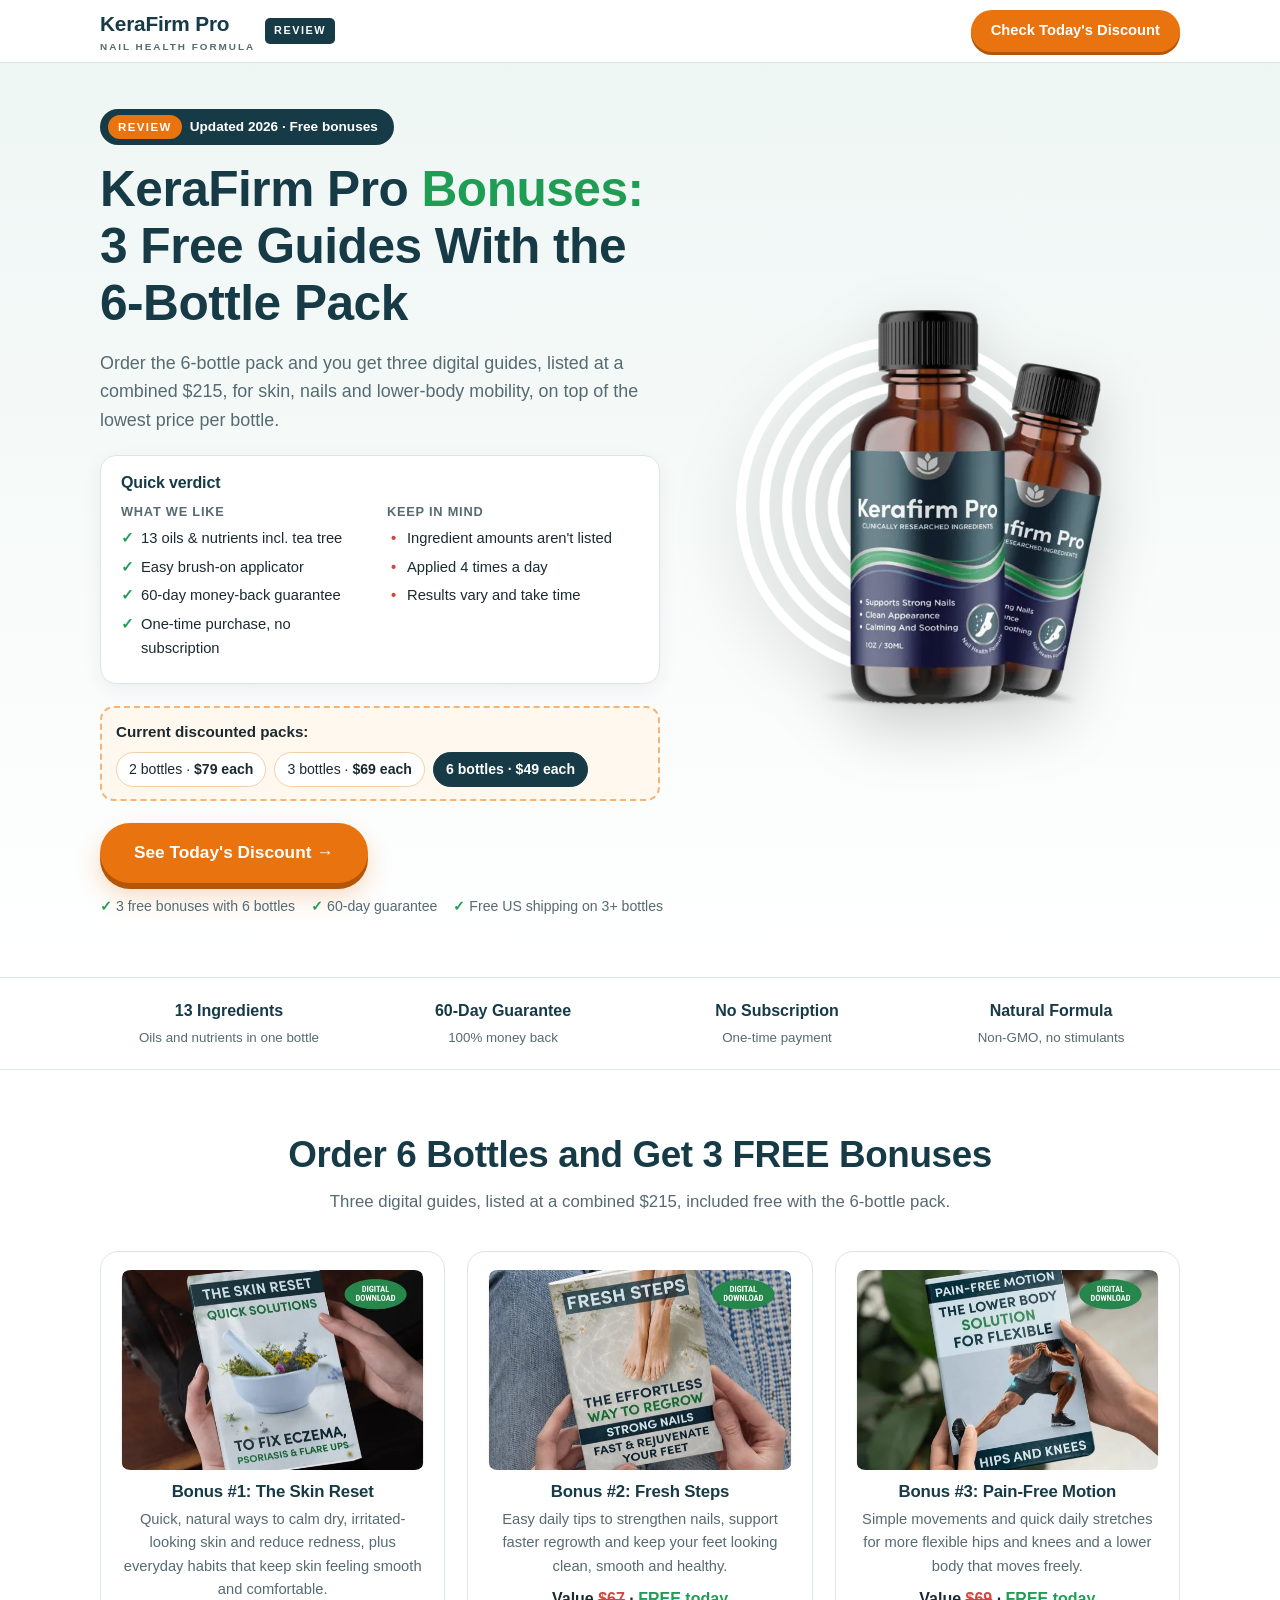
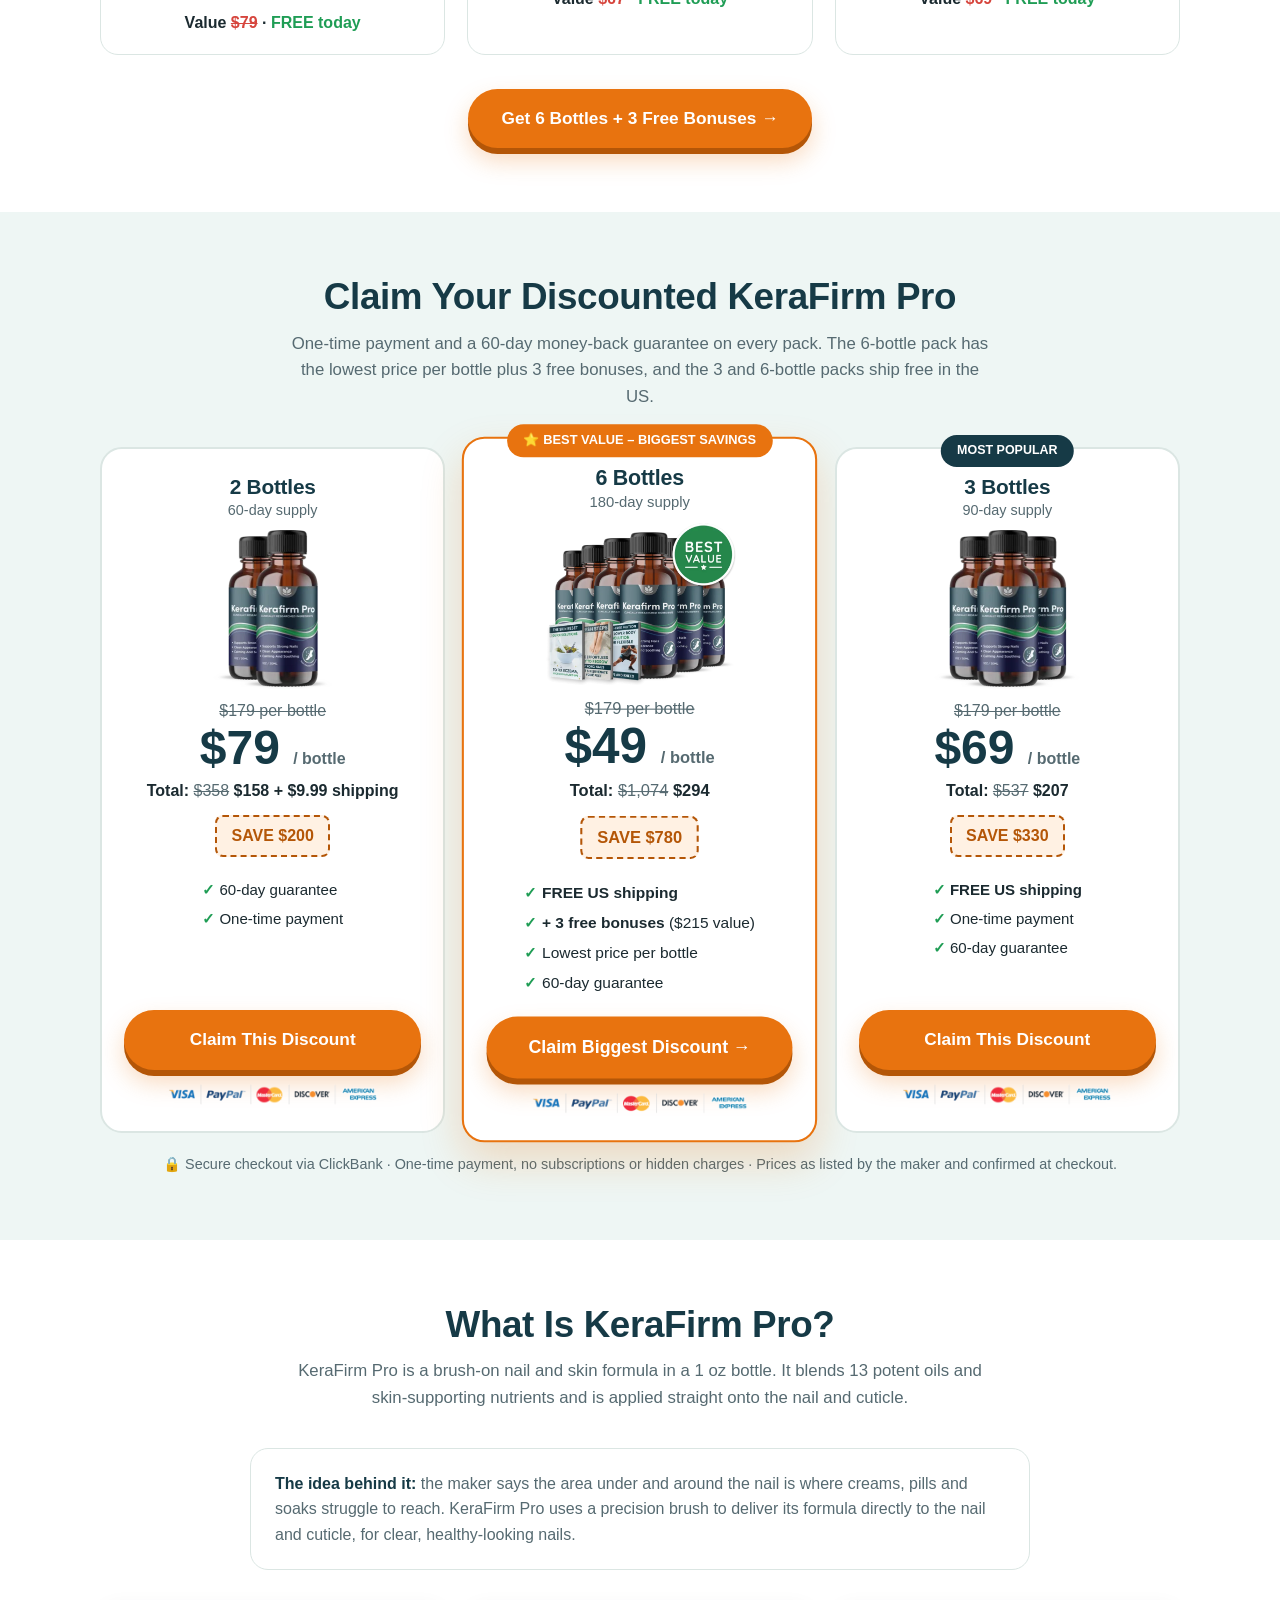
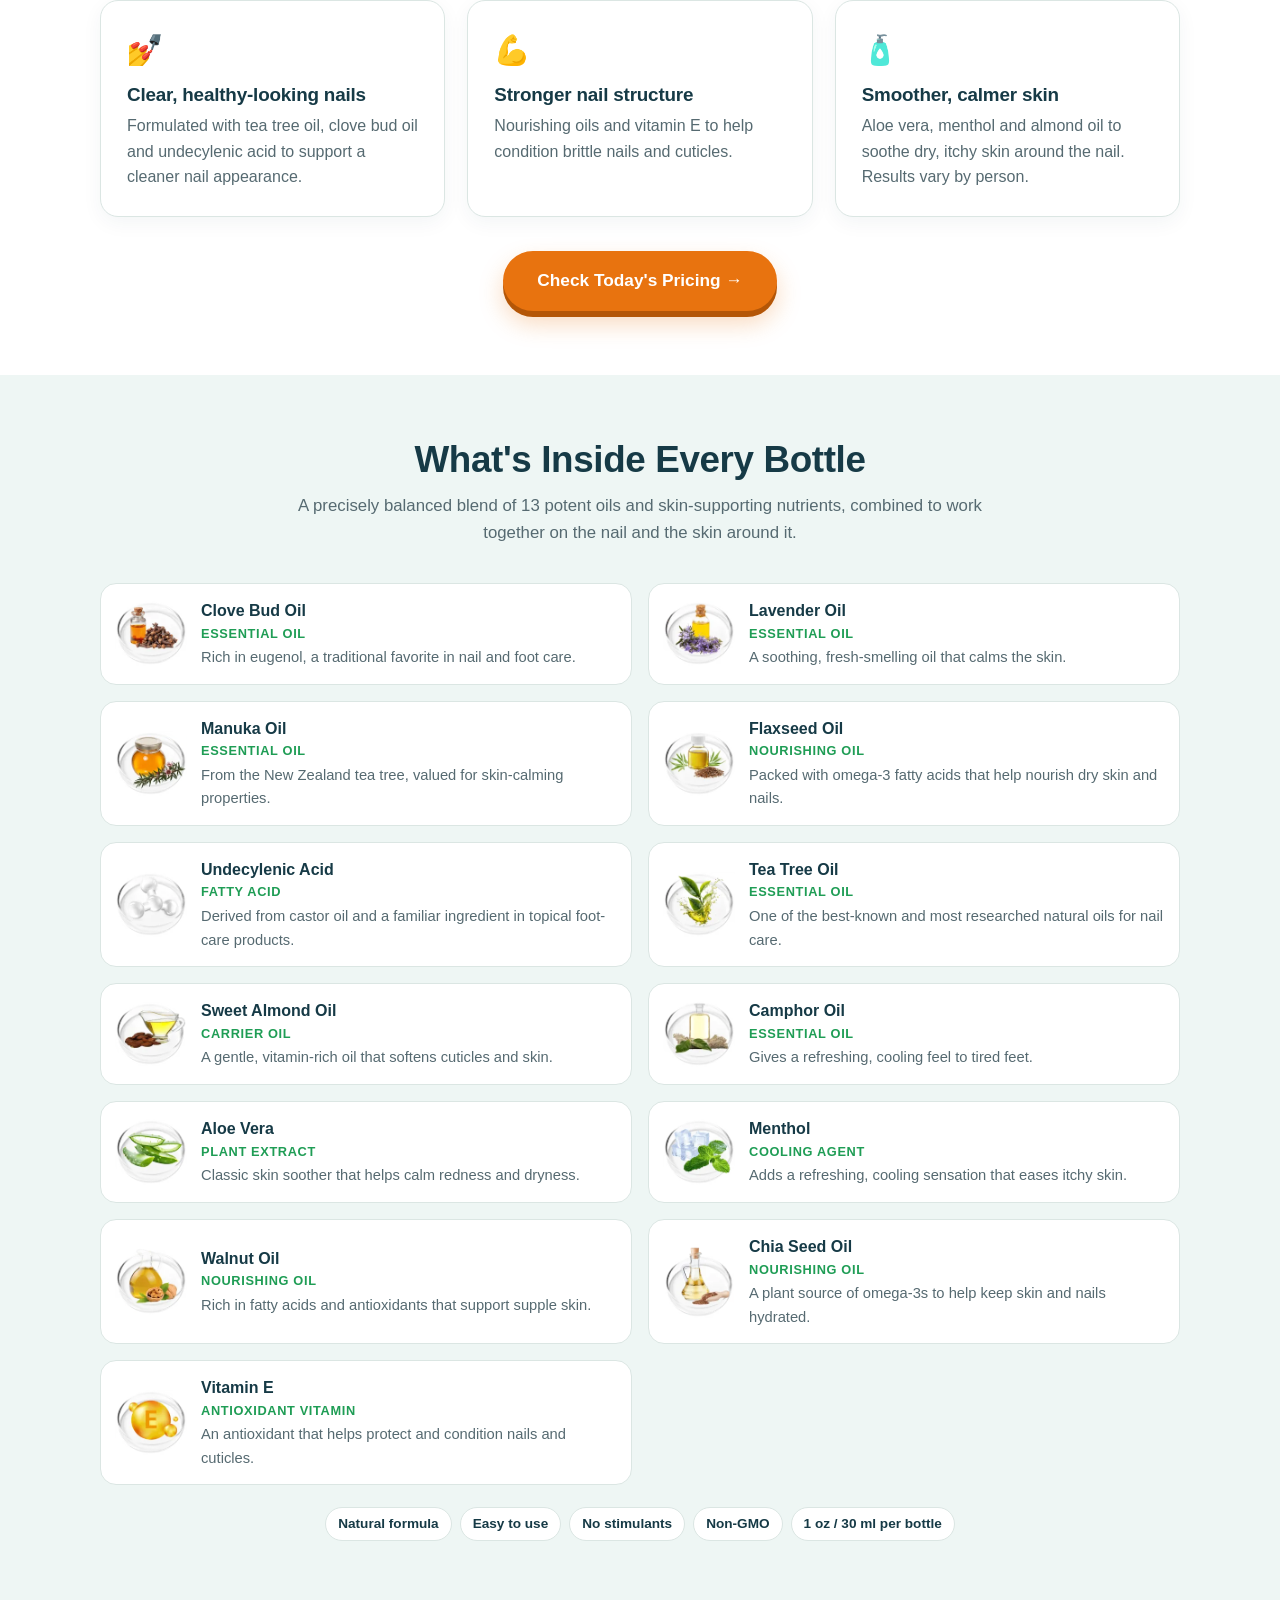
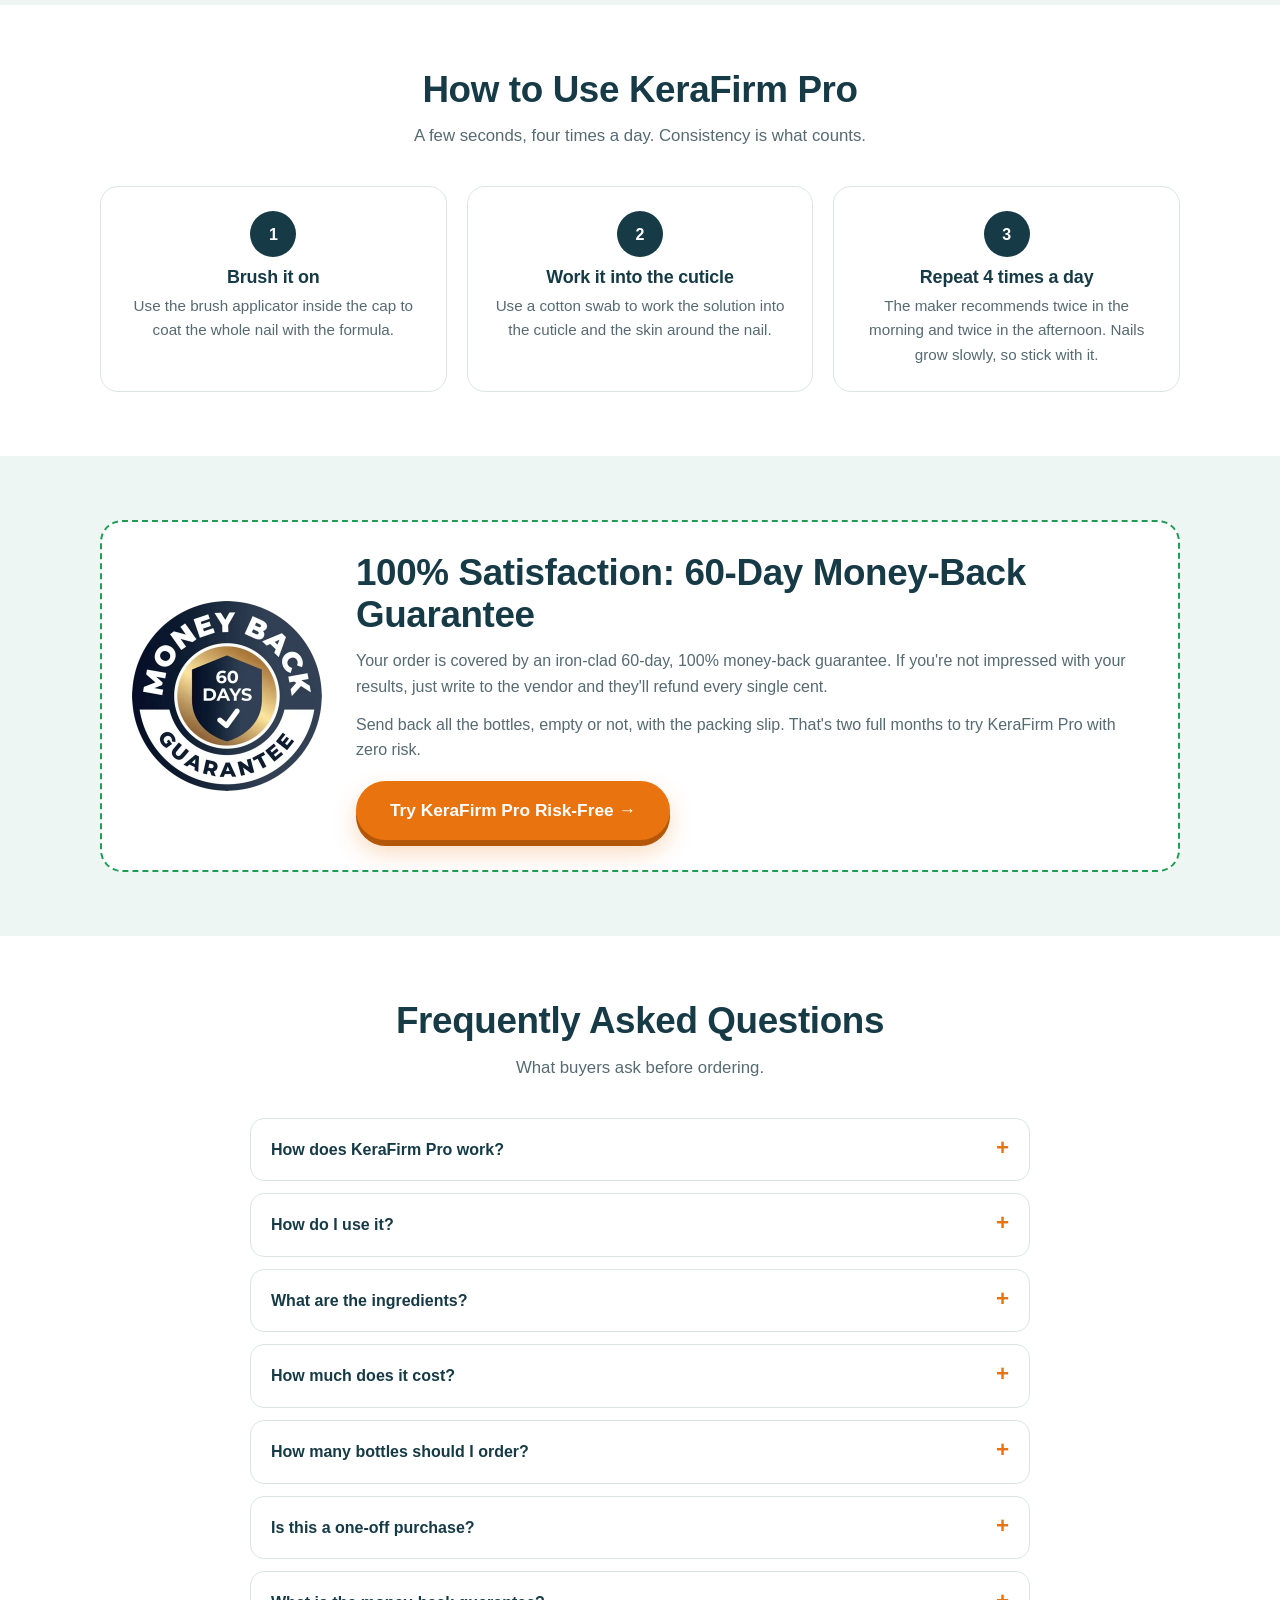
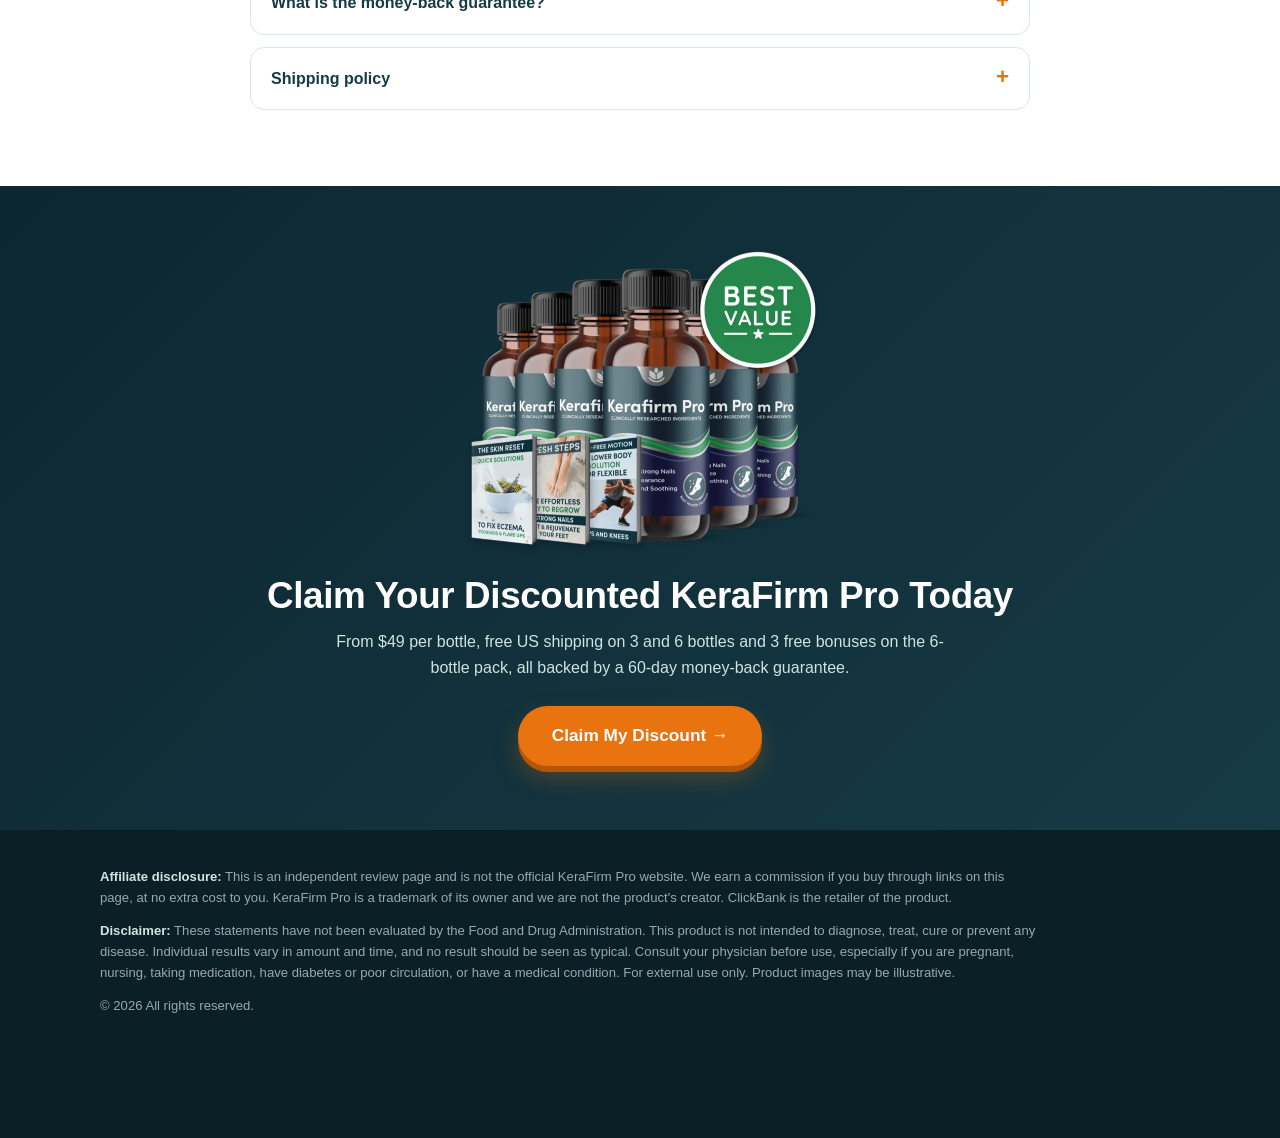
<file: bonuses.html>
<!DOCTYPE html>
<html lang="en">
<head>
<meta charset="utf-8">
<meta name="viewport" content="width=device-width, initial-scale=1">
<title>KeraFirm Pro Bonuses: 3 Free Guides Worth $215 With 6 Bottles</title>
<meta name="description" content="Get 3 free KeraFirm Pro bonus guides with the 6-bottle pack: The Skin Reset, Fresh Steps and Pain-Free Motion, plus $49 per bottle, free US shipping and a 60-day guarantee.">
<link rel="preload" as="image" href="assets/bottle-hero.webp" type="image/webp" fetchpriority="high">
<link rel="icon" href="assets/favicon.png">
<style>
:root{
  --navy:#163a46; --navy-d:#0d2730; --orange:#e8730f; --orange-d:#b45607; --cream:#eef6f4; --mint:#dff0ea;
  --ink:#1b2a30; --muted:#566a71; --line:#dbe6e3; --green:#1f9d55; --red:#d6453d;
}
*{box-sizing:border-box;margin:0;padding:0}
html{scroll-behavior:smooth}
body{font-family:-apple-system,BlinkMacSystemFont,"Segoe UI",Roboto,Helvetica,Arial,sans-serif;color:var(--ink);line-height:1.6;background:#fff;-webkit-font-smoothing:antialiased}
img{max-width:100%;height:auto;display:block}
picture{display:contents}
picture source{display:none}
a{color:inherit}
.wrap{max-width:1120px;margin:0 auto;padding:0 20px}
h1,h2,h3{line-height:1.15;letter-spacing:-.01em;color:var(--navy)}
h1{font-size:clamp(2rem,4.8vw,3.1rem);font-weight:800}
h2{font-size:clamp(1.6rem,3.5vw,2.3rem);font-weight:800;text-align:center;margin-bottom:12px}
.sub{text-align:center;color:var(--muted);max-width:700px;margin:0 auto 36px;font-size:1.05rem}
section{padding:64px 0}
.alt{background:var(--cream)}

.topbar{background:var(--navy);color:#fff;text-align:center;font-size:.88rem;padding:9px 14px}
.topbar b{color:#ffc58f}
header.nav{background:#fff;border-bottom:1px solid var(--line);position:sticky;top:0;z-index:50}
header.nav .wrap{display:flex;align-items:center;justify-content:space-between;height:62px;gap:12px}
.logo{font-weight:800;font-size:1.3rem;color:var(--navy);letter-spacing:-.01em}
.logo small{display:block;font-size:.62rem;letter-spacing:.2em;color:var(--muted);font-weight:700;margin-top:-2px}
.navlinks{display:flex;gap:22px;font-weight:600;font-size:.95rem;color:var(--navy)}
.navlinks a{text-decoration:none}

.btn{display:inline-flex;align-items:center;justify-content:center;background:var(--orange);color:#fff;text-decoration:none;font-weight:800;border-radius:999px;padding:16px 34px;font-size:1.08rem;box-shadow:0 6px 0 var(--orange-d),0 12px 24px rgba(232,115,15,.28);transition:transform .15s,box-shadow .15s;text-align:center}
.btn:hover{transform:translateY(2px);box-shadow:0 4px 0 var(--orange-d),0 8px 18px rgba(232,115,15,.28)}
.btn.sm{padding:9px 20px;font-size:.92rem;box-shadow:0 3px 0 var(--orange-d)}
.btn.block{display:flex;width:100%}
.btn.pulse{animation:pulse 2.4s infinite}
@keyframes pulse{0%,100%{transform:scale(1)}50%{transform:scale(1.03)}}
@media (prefers-reduced-motion:reduce){.btn.pulse{animation:none}}

.s-hero{background:radial-gradient(ellipse at 75% 35%,#d8eee7 0%,#f1f8f6 45%,#fff 100%);padding:46px 0 60px}
.s-hero .grid{display:grid;grid-template-columns:1.1fr .9fr;gap:40px;align-items:center}
.eyebrow{display:inline-block;background:var(--mint);color:var(--navy);font-weight:800;font-size:.78rem;letter-spacing:.12em;padding:6px 14px;border-radius:999px;margin-bottom:16px}
.s-hero h1 span{color:var(--green)}
.s-hero .lead{font-size:1.12rem;color:var(--muted);margin:16px 0 18px;max-width:560px}
.s-hero ul{list-style:none;margin:0 0 24px}
.s-hero li{padding-left:28px;position:relative;margin:8px 0;font-weight:600}
.s-hero li:before{content:"✓";position:absolute;left:0;top:2px;width:20px;height:20px;border-radius:50%;background:var(--green);color:#fff;font-size:.75rem;display:flex;align-items:center;justify-content:center}
.s-hero .visual img{max-width:420px;width:100%;margin:0 auto;filter:drop-shadow(0 24px 30px rgba(0,0,0,.18))}
.cta-row{display:flex;flex-direction:column;align-items:flex-start;gap:12px}
.micro{font-size:.88rem;color:var(--muted);display:flex;flex-wrap:wrap;gap:6px 16px}
.micro span:before{content:"✓ ";color:var(--green);font-weight:800}

.trustrow{background:#fff;border-top:1px solid var(--line);border-bottom:1px solid var(--line);padding:18px 0}
.trustrow .wrap{display:grid;grid-template-columns:repeat(4,1fr);gap:14px;text-align:center;font-weight:700;color:var(--navy)}
.trustrow span{display:block;font-size:1.5rem}

.prob{display:grid;grid-template-columns:repeat(2,1fr);gap:14px;max-width:820px;margin:0 auto}
.prob div{background:#fff;border:1px solid var(--line);border-left:5px solid var(--orange);border-radius:12px;padding:14px 16px;font-weight:600;color:var(--navy)}
.note{max-width:760px;margin:26px auto 0;text-align:center;color:var(--muted);font-size:1.05rem}

.intro{display:grid;grid-template-columns:.8fr 1.2fr;gap:40px;align-items:center}
.intro img{width:100%;max-width:380px;margin:0 auto}
.intro h2{text-align:left}
.intro .kicker{color:var(--green);font-weight:800;letter-spacing:.12em;font-size:.8rem}
.intro p{color:var(--muted);margin:12px 0}

.steps{display:grid;grid-template-columns:repeat(3,1fr);gap:20px;text-align:center}
.steps>div{background:#fff;border:1px solid var(--line);border-radius:18px;padding:24px}
.steps .n{width:46px;height:46px;border-radius:50%;background:var(--navy);color:#fff;font-weight:800;display:flex;align-items:center;justify-content:center;margin:0 auto 10px}
.steps h3{font-size:1.12rem;margin-bottom:6px}
.steps p{color:var(--muted);font-size:.95rem}

.ings{display:grid;grid-template-columns:repeat(2,1fr);gap:16px}
.ing{display:flex;gap:14px;align-items:center;background:#fff;border:1px solid var(--line);border-radius:16px;padding:14px}
.ing img{width:72px;height:72px;flex:none;object-fit:contain}
.ing b{color:var(--navy);display:block}
.ing em{color:var(--green);font-style:normal;font-size:.8rem;font-weight:700;display:block;margin-bottom:2px;text-transform:uppercase;letter-spacing:.05em}
.ing p{color:var(--muted);font-size:.92rem}
.certs{display:flex;flex-wrap:wrap;gap:8px;justify-content:center;margin:22px auto 0;max-width:720px}
.certs span{background:#fff;border:1px solid var(--line);border-radius:999px;padding:5px 12px;font-size:.85rem;color:var(--navy);font-weight:600}

.ben{display:grid;grid-template-columns:repeat(3,1fr);gap:18px}
.ben>div{display:flex;gap:14px;background:#fff;border:1px solid var(--line);border-radius:16px;padding:18px}
.ben span{font-size:1.6rem}
.ben b{color:var(--navy);display:block;margin-bottom:4px}
.ben p{color:var(--muted);font-size:.93rem}

.cmp{width:100%;max-width:820px;margin:0 auto;border-collapse:collapse;background:#fff;border-radius:16px;overflow:hidden;box-shadow:0 6px 20px rgba(22,58,70,.07)}
.cmp th,.cmp td{padding:13px 12px;text-align:center;border-bottom:1px solid var(--line)}
.cmp td:first-child{text-align:left;font-weight:600;color:var(--navy)}
.cmp th{background:var(--navy);color:#fff}
.cmp .hl{background:#e3f4ec;font-weight:800;color:var(--navy)}
.cmp th.hl{background:var(--green);color:#fff}

.pricing{display:grid;grid-template-columns:repeat(3,1fr);gap:22px;align-items:stretch}
.plan{background:#fff;border:2px solid var(--line);border-radius:22px;padding:26px 22px;text-align:center;position:relative;display:flex;flex-direction:column}
.plan.best{border-color:var(--orange);box-shadow:0 18px 40px rgba(232,115,15,.22);transform:scale(1.03)}
.plan .tag{position:absolute;top:-14px;left:50%;transform:translateX(-50%);background:var(--orange);color:#fff;font-weight:800;font-size:.78rem;padding:6px 16px;border-radius:999px;white-space:nowrap}
.plan .tag.pop{background:var(--navy)}
.plan h3{font-size:1.3rem}
.plan .days{color:var(--muted);font-size:.9rem;margin-bottom:8px}
.plan .pimg{height:160px;width:auto;max-width:100%;object-fit:contain;margin:0 auto 8px}
.plan .was{color:var(--muted);text-decoration:line-through;font-size:1rem}
.plan .pp{font-size:3rem;font-weight:900;color:var(--navy);line-height:1}
.plan .pp small{font-size:1rem;font-weight:600;color:var(--muted)}
.plan .total{font-weight:700;margin:6px 0 4px}
.plan .total s{color:var(--muted);font-weight:500}
.plan .save{display:inline-block;background:#fff1e3;border:2px dashed var(--orange-d);border-radius:8px;font-weight:900;padding:6px 14px;margin:8px auto;color:var(--orange-d)}
.plan ul{list-style:none;margin:8px 0 16px;text-align:left;display:inline-block;align-self:center}
.plan li{margin:5px 0;font-size:.94rem}
.plan li:before{content:"✓ ";color:var(--green);font-weight:800}
.plan .btn{margin-top:auto}
.plan .pay{width:70%;margin:14px auto 0;opacity:.9}
.secure{text-align:center;color:var(--muted);font-size:.9rem;margin-top:20px}

.books{display:grid;grid-template-columns:repeat(3,1fr);gap:22px}
.book{background:#fff;border:1px solid var(--line);border-radius:18px;padding:18px;text-align:center}
.book img{width:100%;height:200px;object-fit:cover;border-radius:12px;margin:0 auto 12px}
.book h3{font-size:1.05rem;margin-bottom:6px}
.book p{color:var(--muted);font-size:.92rem}
.book .rrp{margin-top:8px;font-weight:700}
.book s{color:var(--red)}.book .fr{color:var(--green)}

.guar{display:grid;grid-template-columns:190px 1fr;gap:34px;align-items:center;background:#fff;border:2px dashed var(--green);border-radius:22px;padding:30px}
.guar img{width:100%;max-width:190px}
.guar h2{text-align:left}
.guar p{color:var(--muted);margin-bottom:12px}

details{background:#fff;border:1px solid var(--line);border-radius:14px;padding:18px 20px;margin-bottom:12px}
summary{font-weight:700;cursor:pointer;list-style:none;display:flex;justify-content:space-between;gap:12px;color:var(--navy)}
summary::-webkit-details-marker{display:none}
summary::after{content:"+";font-size:1.4rem;line-height:1;color:var(--orange)}
details[open] summary::after{content:"–"}
details p{margin-top:12px;color:var(--muted)}
.faq{max-width:780px;margin:0 auto}
.ship{width:100%;margin-top:12px;border-collapse:collapse;font-size:.92rem}
.ship th,.ship td{padding:8px;text-align:left;border-bottom:1px solid var(--line)}
.ship th{color:var(--navy)}

.final{background:linear-gradient(135deg,var(--navy-d),var(--navy));color:#fff;text-align:center}
.final h2{color:#fff}
.final p{color:#cfe3e0;max-width:640px;margin:0 auto 26px}
.final img{max-width:360px;margin:0 auto 18px}

footer{background:#0a1f26;color:#93abb1;font-size:.82rem;padding:36px 0 110px}
footer p{margin-bottom:12px;max-width:940px}
footer b{color:#d3e4e1}footer a{color:#c6dcd8}
.sticky{display:none}

@media (max-width:860px){
  section{padding:46px 0}
  .s-hero .grid,.intro,.guar{grid-template-columns:1fr}
  .s-hero .visual{order:-1;max-width:300px;margin:0 auto}
  .trustrow .wrap{grid-template-columns:repeat(2,1fr)}
  .prob,.ben,.steps,.ings,.books,.pricing{grid-template-columns:1fr}
  .intro,.intro h2{text-align:center}
  .plan.best{transform:none;order:-1}
  .guar{text-align:center;padding:24px}.guar h2{text-align:center}.guar img{margin:0 auto;max-width:160px}
  .cta-row{align-items:stretch}.cta-row .btn{width:100%}
  .cmp th,.cmp td{padding:10px 6px;font-size:.88rem}
  header.nav .btn,.navlinks{display:none}
  .sticky{display:block;position:fixed;left:0;right:0;bottom:0;z-index:60;background:#fff;border-top:1px solid var(--line);padding:10px 14px;box-shadow:0 -6px 20px rgba(0,0,0,.08)}
  .sticky .btn{width:100%;padding:14px;font-size:1.02rem}
}

.hero{background:linear-gradient(180deg,var(--cream),#fff);padding:46px 0 60px}
.hero .grid{display:grid;grid-template-columns:1.1fr .9fr;gap:40px;align-items:center}
.rvbadge{display:inline-flex;align-items:center;gap:8px;background:var(--navy);color:#fff;border-radius:999px;padding:6px 16px 6px 8px;font-weight:700;font-size:.85rem;margin-bottom:16px}
.rvbadge b{background:var(--orange);color:#fff;padding:3px 10px;border-radius:999px;letter-spacing:.12em;font-size:.72rem}
.hero h1 span{color:var(--green)}
.hero .lead{font-size:1.12rem;color:var(--muted);margin:16px 0 20px;max-width:560px}
.hero .visual img{max-width:420px;width:100%;margin:0 auto;filter:drop-shadow(0 24px 30px rgba(0,0,0,.18))}
.verdict{background:#fff;border:1px solid var(--line);border-radius:16px;padding:18px 20px;margin-bottom:22px;max-width:560px;box-shadow:0 6px 20px rgba(22,58,70,.06)}
.verdict h3{font-size:1rem;margin-bottom:10px}
.vgrid{display:grid;grid-template-columns:1fr 1fr;gap:14px;font-size:.92rem}
.vgrid ul{list-style:none}
.vgrid li{margin:5px 0;padding-left:20px;position:relative}
.vgrid .pro li:before{content:"✓";position:absolute;left:0;color:var(--green);font-weight:900}
.vgrid .con li:before{content:"•";position:absolute;left:4px;color:var(--red);font-weight:900}
.vgrid b{display:block;font-size:.8rem;text-transform:uppercase;letter-spacing:.06em;color:var(--muted);margin-bottom:4px}
.deal{background:#fff8ef;border:2px dashed #f3b47a;border-radius:14px;padding:12px 14px;margin:0 0 22px;max-width:560px}
.deal-h{font-weight:800;font-size:.95rem;margin-bottom:8px}
.chips{display:flex;flex-wrap:wrap;gap:8px}
.chips span{background:#fff;border:1px solid #f3cfa9;border-radius:999px;padding:5px 12px;font-size:.88rem}
.chips .hot{background:var(--navy);border-color:var(--navy);color:#fff}
.trust{border-top:1px solid var(--line);border-bottom:1px solid var(--line);padding:20px 0;background:#fff}
.trust .wrap{display:grid;grid-template-columns:repeat(4,1fr);gap:16px;text-align:center}
.trust strong{display:block;color:var(--navy)}.trust small{color:var(--muted)}
.cards{display:grid;grid-template-columns:repeat(3,1fr);gap:22px}
.card{background:#fff;border:1px solid var(--line);border-radius:18px;padding:26px;box-shadow:0 6px 20px rgba(22,58,70,.05)}
.card .ic{font-size:1.8rem;margin-bottom:10px}
.card h3{font-size:1.18rem;margin-bottom:8px}
.card p{color:var(--muted)}
.story{max-width:780px;margin:0 auto 30px;background:#fff;border:1px solid var(--line);border-radius:18px;padding:22px 24px;color:var(--muted)}
.story b{color:var(--navy)}
.shiptbl{width:100%;max-width:680px;margin:0 auto;border-collapse:collapse;background:#fff;border-radius:16px;overflow:hidden;box-shadow:0 6px 20px rgba(22,58,70,.07)}
.shiptbl th,.shiptbl td{padding:12px;text-align:left;border-bottom:1px solid var(--line)}
.shiptbl th{background:var(--navy);color:#fff}
.rv{background:var(--navy);color:#fff;font-weight:900;font-size:.68rem;letter-spacing:.14em;padding:4px 9px;border-radius:5px}
.brand{display:flex;align-items:center;gap:10px}
@media (max-width:860px){
  .hero .grid{grid-template-columns:1fr}
  .hero .visual{order:-1;max-width:300px;margin:0 auto}
  .vgrid,.cards{grid-template-columns:1fr}
  .trust .wrap{grid-template-columns:repeat(2,1fr)}
  .shiptbl th,.shiptbl td{padding:10px 8px;font-size:.88rem}
}
</style>
</head>
<body>

<header class="nav">
  <div class="wrap">
    <div class="brand"><div class="logo">KeraFirm Pro<small>NAIL HEALTH FORMULA</small></div><span class="rv">REVIEW</span></div>
    <a class="btn sm" href="go/" rel="sponsored noopener" target="_blank">Check Today's Discount</a>
  </div>
</header>

<!-- HERO -->
<section class="hero">
  <div class="wrap grid">
    <div>
      <span class="rvbadge"><b>REVIEW</b> Updated 2026 · Free bonuses</span>
      <h1>KeraFirm Pro <span>Bonuses:</span> 3 Free Guides With the 6-Bottle Pack</h1>
      <p class="lead">Order the 6-bottle pack and you get three digital guides, listed at a combined $215, for skin, nails and lower-body mobility, on top of the lowest price per bottle.</p>

      <div class="verdict">
        <h3>Quick verdict</h3>
        <div class="vgrid">
          <div class="pro"><b>What we like</b><ul><li>13 oils &amp; nutrients incl. tea tree</li><li>Easy brush-on applicator</li><li>60-day money-back guarantee</li><li>One-time purchase, no subscription</li></ul></div>
          <div class="con"><b>Keep in mind</b><ul><li>Ingredient amounts aren't listed</li><li>Applied 4 times a day</li><li>Results vary and take time</li></ul></div>
        </div>
      </div>

      <div class="deal">
        <div class="deal-h">Current discounted packs:</div>
        <div class="chips"><span>2 bottles · <b>$79 each</b></span><span>3 bottles · <b>$69 each</b></span><span class="hot"><b>6 bottles · $49 each</b></span></div>
      </div>

      <div class="cta-row">
        <a class="btn pulse" href="go/" rel="sponsored noopener" target="_blank">See Today's Discount →</a>
        <div class="micro"><span>3 free bonuses with 6 bottles</span><span>60-day guarantee</span><span>Free US shipping on 3+ bottles</span></div>
      </div>
    </div>
    <div class="visual"><picture><source srcset="assets/bottle-hero.webp" type="image/webp"><img width="560" height="541" decoding="async" fetchpriority="high" src="assets/bottle-hero.png" alt="Two bottles of KeraFirm Pro nail health formula, 1 oz / 30 ml"></picture></div>
  </div>
</section>

<div class="trust">
  <div class="wrap">
    <div><strong>13 Ingredients</strong><small>Oils and nutrients in one bottle</small></div>
    <div><strong>60-Day Guarantee</strong><small>100% money back</small></div>
    <div><strong>No Subscription</strong><small>One-time payment</small></div>
    <div><strong>Natural Formula</strong><small>Non-GMO, no stimulants</small></div>
  </div>
</div>

<!-- BONUSES -->
<section id="bonuses">
  <div class="wrap">
    <h2>Order 6 Bottles and Get 3 FREE Bonuses</h2>
    <p class="sub">Three digital guides, listed at a combined $215, included free with the 6-bottle pack.</p>
    <div class="books">
      <div class="book"><picture><source srcset="assets/bonus-1.webp" type="image/webp"><img width="600" height="423" decoding="async" src="assets/bonus-1.jpg" alt="The Skin Reset eBook" loading="lazy"></picture><h3>Bonus #1: The Skin Reset</h3><p>Quick, natural ways to calm dry, irritated-looking skin and reduce redness, plus everyday habits that keep skin feeling smooth and comfortable.</p><div class="rrp">Value <s>$79</s> · <span class="fr">FREE today</span></div></div>
      <div class="book"><picture><source srcset="assets/bonus-2.webp" type="image/webp"><img width="600" height="423" decoding="async" src="assets/bonus-2.jpg" alt="Fresh Steps eBook" loading="lazy"></picture><h3>Bonus #2: Fresh Steps</h3><p>Easy daily tips to strengthen nails, support faster regrowth and keep your feet looking clean, smooth and healthy.</p><div class="rrp">Value <s>$67</s> · <span class="fr">FREE today</span></div></div>
      <div class="book"><picture><source srcset="assets/bonus-3.webp" type="image/webp"><img width="600" height="423" decoding="async" src="assets/bonus-3.jpg" alt="Pain-Free Motion eBook" loading="lazy"></picture><h3>Bonus #3: Pain-Free Motion</h3><p>Simple movements and quick daily stretches for more flexible hips and knees and a lower body that moves freely.</p><div class="rrp">Value <s>$69</s> · <span class="fr">FREE today</span></div></div>
    </div>
    <div style="text-align:center;margin-top:34px"><a class="btn" href="go/" rel="sponsored noopener" target="_blank">Get 6 Bottles + 3 Free Bonuses →</a></div>
  </div>
</section>

<!-- PRICING -->
<section class="alt" id="pricing">
  <div class="wrap">
    <h2>Claim Your Discounted KeraFirm Pro</h2>
    <p class="sub">One-time payment and a 60-day money-back guarantee on every pack. The 6-bottle pack has the lowest price per bottle plus 3 free bonuses, and the 3 and 6-bottle packs ship free in the US.</p>
    <div class="pricing">

      <div class="plan">
        <h3>2 Bottles</h3><div class="days">60-day supply</div>
        <picture><source srcset="assets/bottle-2.webp" type="image/webp"><img width="240" height="320" decoding="async" class="pimg" src="assets/bottle-2.png" alt="KeraFirm Pro 2 bottle pack" loading="lazy"></picture>
        <div class="was">$179 per bottle</div>
        <div class="pp">$79 <small>/ bottle</small></div>
        <div class="total">Total: <s>$358</s> $158 + $9.99 shipping</div>
        <div class="save">SAVE $200</div>
        <ul><li>60-day guarantee</li><li>One-time payment</li></ul>
        <a class="btn block" href="go/" rel="sponsored noopener" target="_blank">Claim This Discount</a>
        <img width="480" height="48" decoding="async" class="pay" src="assets/cards.png" alt="Accepted credit cards" loading="lazy">
      </div>

      <div class="plan best">
        <span class="tag">⭐ BEST VALUE – BIGGEST SAVINGS</span>
        <h3>6 Bottles</h3><div class="days">180-day supply</div>
        <picture><source srcset="assets/bottle-6.webp" type="image/webp"><img width="720" height="613" decoding="async" class="pimg" src="assets/bottle-6.png" alt="KeraFirm Pro 6 bottle pack with 3 free bonuses" loading="lazy"></picture>
        <div class="was">$179 per bottle</div>
        <div class="pp">$49 <small>/ bottle</small></div>
        <div class="total">Total: <s>$1,074</s> $294</div>
        <div class="save">SAVE $780</div>
        <ul><li><b>FREE US shipping</b></li><li><b>+ 3 free bonuses</b> ($215 value)</li><li>Lowest price per bottle</li><li>60-day guarantee</li></ul>
        <a class="btn block pulse" href="go/" rel="sponsored noopener" target="_blank">Claim Biggest Discount →</a>
        <img width="480" height="48" decoding="async" class="pay" src="assets/cards.png" alt="Accepted credit cards" loading="lazy">
      </div>

      <div class="plan">
        <span class="tag pop">MOST POPULAR</span>
        <h3>3 Bottles</h3><div class="days">90-day supply</div>
        <picture><source srcset="assets/bottle-3.webp" type="image/webp"><img width="292" height="320" decoding="async" class="pimg" src="assets/bottle-3.png" alt="KeraFirm Pro 3 bottle pack" loading="lazy"></picture>
        <div class="was">$179 per bottle</div>
        <div class="pp">$69 <small>/ bottle</small></div>
        <div class="total">Total: <s>$537</s> $207</div>
        <div class="save">SAVE $330</div>
        <ul><li><b>FREE US shipping</b></li><li>One-time payment</li><li>60-day guarantee</li></ul>
        <a class="btn block" href="go/" rel="sponsored noopener" target="_blank">Claim This Discount</a>
        <img width="480" height="48" decoding="async" class="pay" src="assets/cards.png" alt="Accepted credit cards" loading="lazy">
      </div>

    </div>
    <p class="secure">🔒 Secure checkout via ClickBank · One-time payment, no subscriptions or hidden charges · Prices as listed by the maker and confirmed at checkout.</p>
  </div>
</section>

<!-- WHAT IT IS -->
<section id="about">
  <div class="wrap">
    <h2>What Is KeraFirm Pro?</h2>
    <p class="sub">KeraFirm Pro is a brush-on nail and skin formula in a 1 oz bottle. It blends 13 potent oils and skin-supporting nutrients and is applied straight onto the nail and cuticle.</p>
    <div class="story"><b>The idea behind it:</b> the maker says the area under and around the nail is where creams, pills and soaks struggle to reach. KeraFirm Pro uses a precision brush to deliver its formula directly to the nail and cuticle, for clear, healthy-looking nails.</div>
    <div class="cards">
      <div class="card"><div class="ic">💅</div><h3>Clear, healthy-looking nails</h3><p>Formulated with tea tree oil, clove bud oil and undecylenic acid to support a cleaner nail appearance.</p></div>
      <div class="card"><div class="ic">💪</div><h3>Stronger nail structure</h3><p>Nourishing oils and vitamin E to help condition brittle nails and cuticles.</p></div>
      <div class="card"><div class="ic">🧴</div><h3>Smoother, calmer skin</h3><p>Aloe vera, menthol and almond oil to soothe dry, itchy skin around the nail. Results vary by person.</p></div>
    </div>
    <div style="text-align:center;margin-top:34px"><a class="btn" href="go/" rel="sponsored noopener" target="_blank">Check Today's Pricing →</a></div>
  </div>
</section>

<!-- INGREDIENTS -->
<section class="alt" id="ingredients">
  <div class="wrap">
    <h2>What's Inside Every Bottle</h2>
    <p class="sub">A precisely balanced blend of 13 potent oils and skin-supporting nutrients, combined to work together on the nail and the skin around it.</p>
    <div class="ings">
      <div class="ing"><picture><source srcset="assets/ing-1.webp" type="image/webp"><img width="160" height="145" decoding="async" src="assets/ing-1.png" alt="Clove bud oil" loading="lazy"></picture><div><b>Clove Bud Oil</b><em>Essential oil</em><p>Rich in eugenol, a traditional favorite in nail and foot care.</p></div></div>
      <div class="ing"><picture><source srcset="assets/ing-2.webp" type="image/webp"><img width="160" height="145" decoding="async" src="assets/ing-2.png" alt="Lavender oil" loading="lazy"></picture><div><b>Lavender Oil</b><em>Essential oil</em><p>A soothing, fresh-smelling oil that calms the skin.</p></div></div>
      <div class="ing"><picture><source srcset="assets/ing-3.webp" type="image/webp"><img width="160" height="145" decoding="async" src="assets/ing-3.png" alt="Manuka oil" loading="lazy"></picture><div><b>Manuka Oil</b><em>Essential oil</em><p>From the New Zealand tea tree, valued for skin-calming properties.</p></div></div>
      <div class="ing"><picture><source srcset="assets/ing-4.webp" type="image/webp"><img width="160" height="145" decoding="async" src="assets/ing-4.png" alt="Flaxseed oil" loading="lazy"></picture><div><b>Flaxseed Oil</b><em>Nourishing oil</em><p>Packed with omega-3 fatty acids that help nourish dry skin and nails.</p></div></div>
      <div class="ing"><picture><source srcset="assets/ing-5.webp" type="image/webp"><img width="160" height="145" decoding="async" src="assets/ing-5.png" alt="Undecylenic acid" loading="lazy"></picture><div><b>Undecylenic Acid</b><em>Fatty acid</em><p>Derived from castor oil and a familiar ingredient in topical foot-care products.</p></div></div>
      <div class="ing"><picture><source srcset="assets/ing-6.webp" type="image/webp"><img width="160" height="145" decoding="async" src="assets/ing-6.png" alt="Tea tree oil" loading="lazy"></picture><div><b>Tea Tree Oil</b><em>Essential oil</em><p>One of the best-known and most researched natural oils for nail care.</p></div></div>
      <div class="ing"><picture><source srcset="assets/ing-7.webp" type="image/webp"><img width="160" height="142" decoding="async" src="assets/ing-7.png" alt="Sweet almond oil" loading="lazy"></picture><div><b>Sweet Almond Oil</b><em>Carrier oil</em><p>A gentle, vitamin-rich oil that softens cuticles and skin.</p></div></div>
      <div class="ing"><picture><source srcset="assets/ing-8.webp" type="image/webp"><img width="160" height="145" decoding="async" src="assets/ing-8.png" alt="Camphor oil" loading="lazy"></picture><div><b>Camphor Oil</b><em>Essential oil</em><p>Gives a refreshing, cooling feel to tired feet.</p></div></div>
      <div class="ing"><picture><source srcset="assets/ing-9.webp" type="image/webp"><img width="160" height="145" decoding="async" src="assets/ing-9.png" alt="Aloe vera" loading="lazy"></picture><div><b>Aloe Vera</b><em>Plant extract</em><p>Classic skin soother that helps calm redness and dryness.</p></div></div>
      <div class="ing"><picture><source srcset="assets/ing-10.webp" type="image/webp"><img width="160" height="145" decoding="async" src="assets/ing-10.png" alt="Menthol" loading="lazy"></picture><div><b>Menthol</b><em>Cooling agent</em><p>Adds a refreshing, cooling sensation that eases itchy skin.</p></div></div>
      <div class="ing"><picture><source srcset="assets/ing-11.webp" type="image/webp"><img width="160" height="149" decoding="async" src="assets/ing-11.png" alt="Walnut oil" loading="lazy"></picture><div><b>Walnut Oil</b><em>Nourishing oil</em><p>Rich in fatty acids and antioxidants that support supple skin.</p></div></div>
      <div class="ing"><picture><source srcset="assets/ing-12.webp" type="image/webp"><img width="160" height="165" decoding="async" src="assets/ing-12.png" alt="Chia seed oil" loading="lazy"></picture><div><b>Chia Seed Oil</b><em>Nourishing oil</em><p>A plant source of omega-3s to help keep skin and nails hydrated.</p></div></div>
      <div class="ing"><picture><source srcset="assets/ing-13.webp" type="image/webp"><img width="160" height="145" decoding="async" src="assets/ing-13.png" alt="Vitamin E" loading="lazy"></picture><div><b>Vitamin E</b><em>Antioxidant vitamin</em><p>An antioxidant that helps protect and condition nails and cuticles.</p></div></div>
    </div>
    <div class="certs"><span>Natural formula</span><span>Easy to use</span><span>No stimulants</span><span>Non-GMO</span><span>1 oz / 30 ml per bottle</span></div>
  </div>
</section>

<!-- HOW TO USE -->
<section id="how">
  <div class="wrap">
    <h2>How to Use KeraFirm Pro</h2>
    <p class="sub">A few seconds, four times a day. Consistency is what counts.</p>
    <div class="steps">
      <div><div class="n">1</div><h3>Brush it on</h3><p>Use the brush applicator inside the cap to coat the whole nail with the formula.</p></div>
      <div><div class="n">2</div><h3>Work it into the cuticle</h3><p>Use a cotton swab to work the solution into the cuticle and the skin around the nail.</p></div>
      <div><div class="n">3</div><h3>Repeat 4 times a day</h3><p>The maker recommends twice in the morning and twice in the afternoon. Nails grow slowly, so stick with it.</p></div>
    </div>
  </div>
</section>

<!-- GUARANTEE -->
<section class="alt" id="guarantee">
  <div class="wrap">
    <div class="guar">
      <picture><source srcset="assets/guarantee.webp" type="image/webp"><img width="380" height="380" decoding="async" src="assets/guarantee.png" alt="60-day money-back guarantee" loading="lazy"></picture>
      <div>
        <h2>100% Satisfaction: 60-Day Money-Back Guarantee</h2>
        <p>Your order is covered by an iron-clad 60-day, 100% money-back guarantee. If you're not impressed with your results, just write to the vendor and they'll refund every single cent.</p>
        <p style="margin-bottom:18px">Send back all the bottles, empty or not, with the packing slip. That's two full months to try KeraFirm Pro with zero risk.</p>
        <a class="btn" href="go/" rel="sponsored noopener" target="_blank">Try KeraFirm Pro Risk-Free →</a>
      </div>
    </div>
  </div>
</section>

<!-- FAQ -->
<section id="faq">
  <div class="wrap">
    <h2>Frequently Asked Questions</h2>
    <p class="sub">What buyers ask before ordering.</p>
    <div class="faq">
      <details><summary>How does KeraFirm Pro work?</summary><p>KeraFirm Pro is designed to support nail health by reaching under and around the nail, an area the maker says most products miss. The precision brush delivers the formula exactly where you want it, on the nail and into the cuticle, for clear, healthy-looking nails.</p></details>
      <details><summary>How do I use it?</summary><p>Apply 4 times daily, twice in the morning and twice in the afternoon. Use the brush applicator to coat the nail and a cotton swab to work the solution into the cuticle.</p></details>
      <details><summary>What are the ingredients?</summary><p>Clove bud oil, lavender oil, manuka oil, flaxseed oil, undecylenic acid, tea tree oil, sweet almond oil, camphor oil, aloe vera, menthol, walnut oil, chia seed oil and vitamin E.</p></details>
      <details><summary>How much does it cost?</summary><p>$79 per bottle for 2 bottles ($158 + $9.99 shipping), $69 per bottle for 3 bottles ($207) or $49 per bottle for 6 bottles ($294). The 3 and 6-bottle packs ship free in the US, and the 6-bottle pack includes 3 free bonus guides.</p></details>
      <details><summary>How many bottles should I order?</summary><p>The maker says most customers choose 6 bottles for the lowest price per bottle, free shipping and the 3 free guides, and because many want to keep using it once they see results.</p></details>
      <details><summary>Is this a one-off purchase?</summary><p>Yes. There's no hidden autoship, clauses or charges. The price you see at checkout is the only price you pay.</p></details>
      <details><summary>What is the money-back guarantee?</summary><p>You can try KeraFirm Pro for a full 60 days. If you're not completely convinced, send back all the bottles, empty or not, with the packing slip for a full refund.</p></details>
      <details><summary>Shipping policy</summary>
        <table class="ship">
          <tr><th>Delivery address</th><th>Shipping fee</th><th>Shipping time</th></tr>
          <tr><td>United States</td><td>FREE (3 &amp; 6 bottles)</td><td>5–7 working days</td></tr>
          <tr><td>Canada</td><td>$15.95</td><td>10–15 working days</td></tr>
          <tr><td>UK and Ireland</td><td>$15.95</td><td>10–15 working days</td></tr>
          <tr><td>Australia and New Zealand</td><td>$15.95</td><td>10–15 working days</td></tr>
        </table>
      </details>
    </div>
  </div>
</section>

<!-- FINAL CTA -->
<section class="final">
  <div class="wrap">
    <picture><source srcset="assets/bottle-6.webp" type="image/webp"><img width="720" height="613" decoding="async" src="assets/bottle-6.png" alt="KeraFirm Pro 6 bottle best value pack" loading="lazy"></picture>
    <h2>Claim Your Discounted KeraFirm Pro Today</h2>
    <p>From $49 per bottle, free US shipping on 3 and 6 bottles and 3 free bonuses on the 6-bottle pack, all backed by a 60-day money-back guarantee.</p>
    <a class="btn pulse" href="go/" rel="sponsored noopener" target="_blank">Claim My Discount →</a>
  </div>
</section>

<footer>
  <div class="wrap">
    <p><b>Affiliate disclosure:</b> This is an independent review page and is not the official KeraFirm Pro website. We earn a commission if you buy through links on this page, at no extra cost to you. KeraFirm Pro is a trademark of its owner and we are not the product's creator. ClickBank is the retailer of the product.</p>
    <p><b>Disclaimer:</b> These statements have not been evaluated by the Food and Drug Administration. This product is not intended to diagnose, treat, cure or prevent any disease. Individual results vary in amount and time, and no result should be seen as typical. Consult your physician before use, especially if you are pregnant, nursing, taking medication, have diabetes or poor circulation, or have a medical condition. For external use only. Product images may be illustrative.</p>
    <p>&copy; <span id="yr"></span> All rights reserved.</p>
  </div>
</footer>

<div class="sticky"><a class="btn pulse" href="go/" rel="sponsored noopener" target="_blank">Claim Discount – Save Up to $780 →</a></div>

<script>
// Opening from disk (file://) has no web server, so folder links need index.html. On a real domain this is skipped.
if (location.protocol === "file:") document.querySelectorAll('a[href="go/"]').forEach(function(a){ a.setAttribute("href", "go/index.html"); });
document.getElementById("yr").textContent = new Date().getFullYear();
</script>
</body>
</html>
</file>
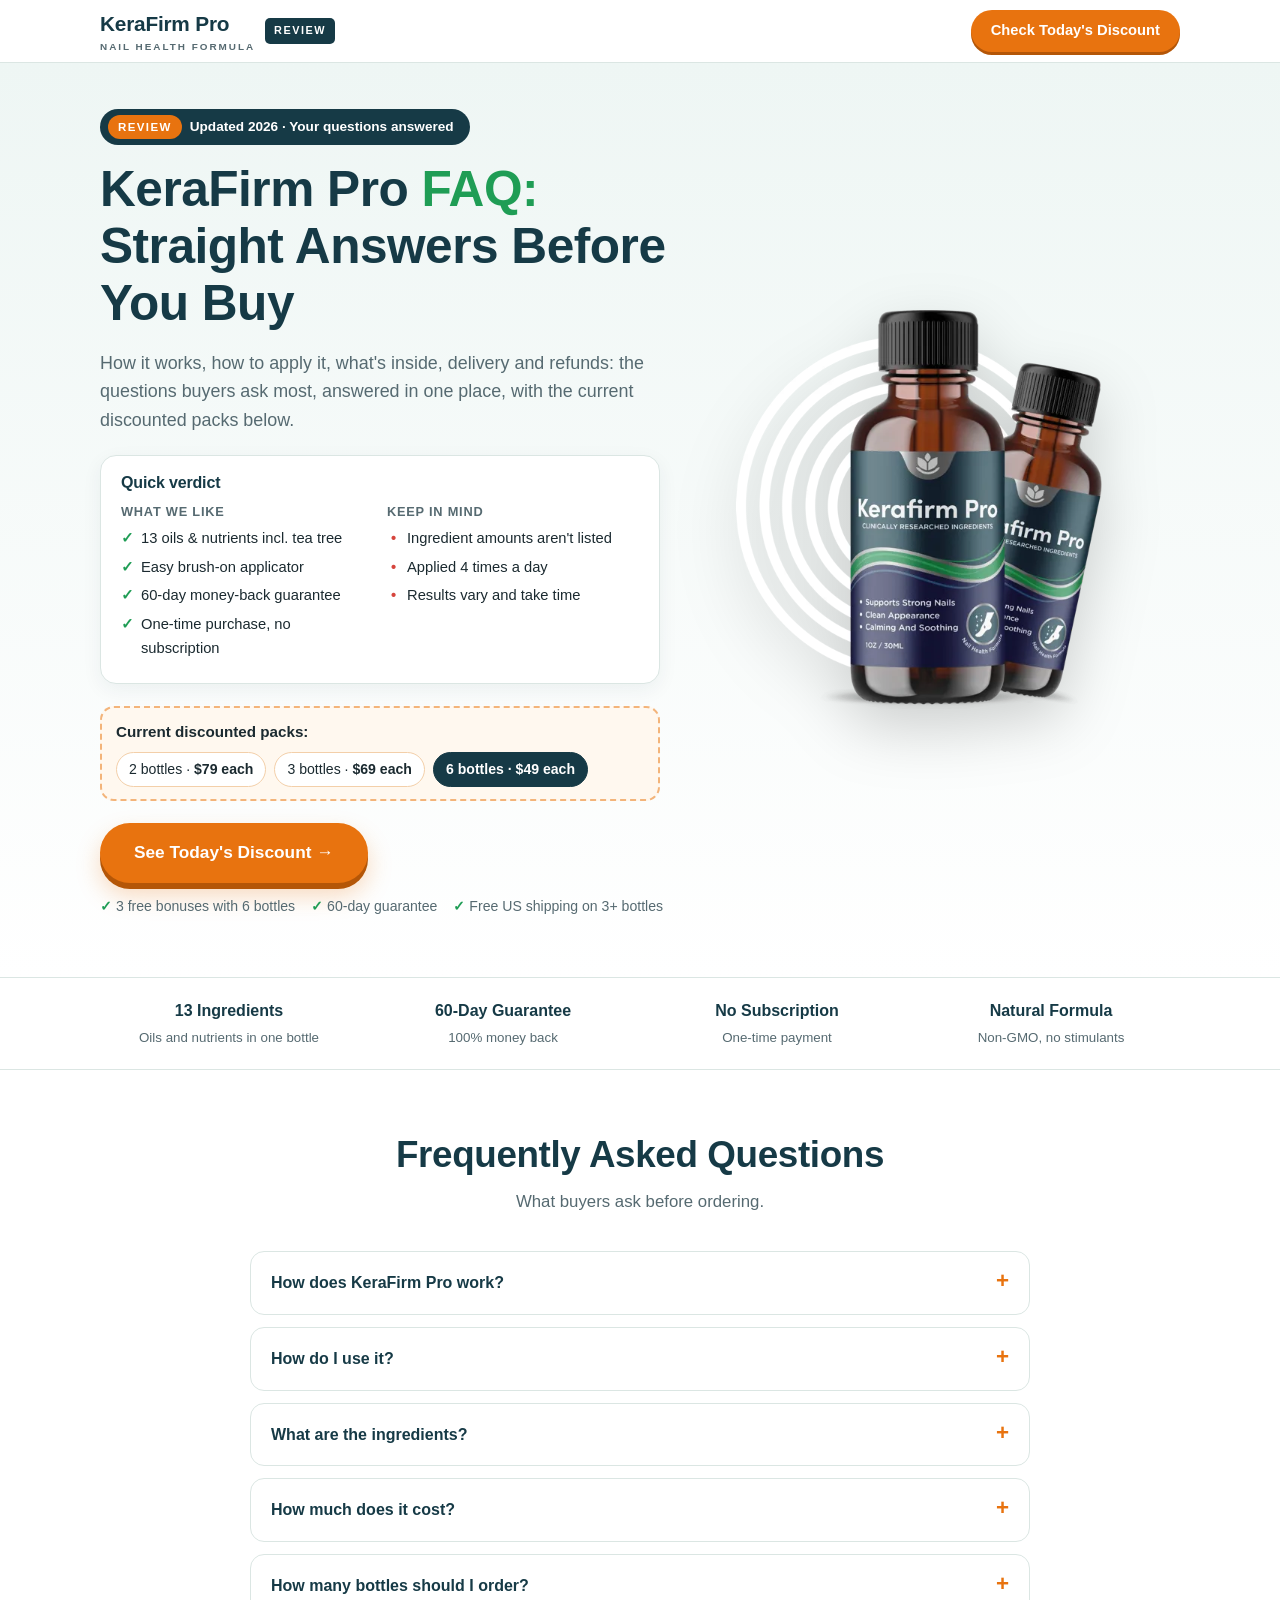
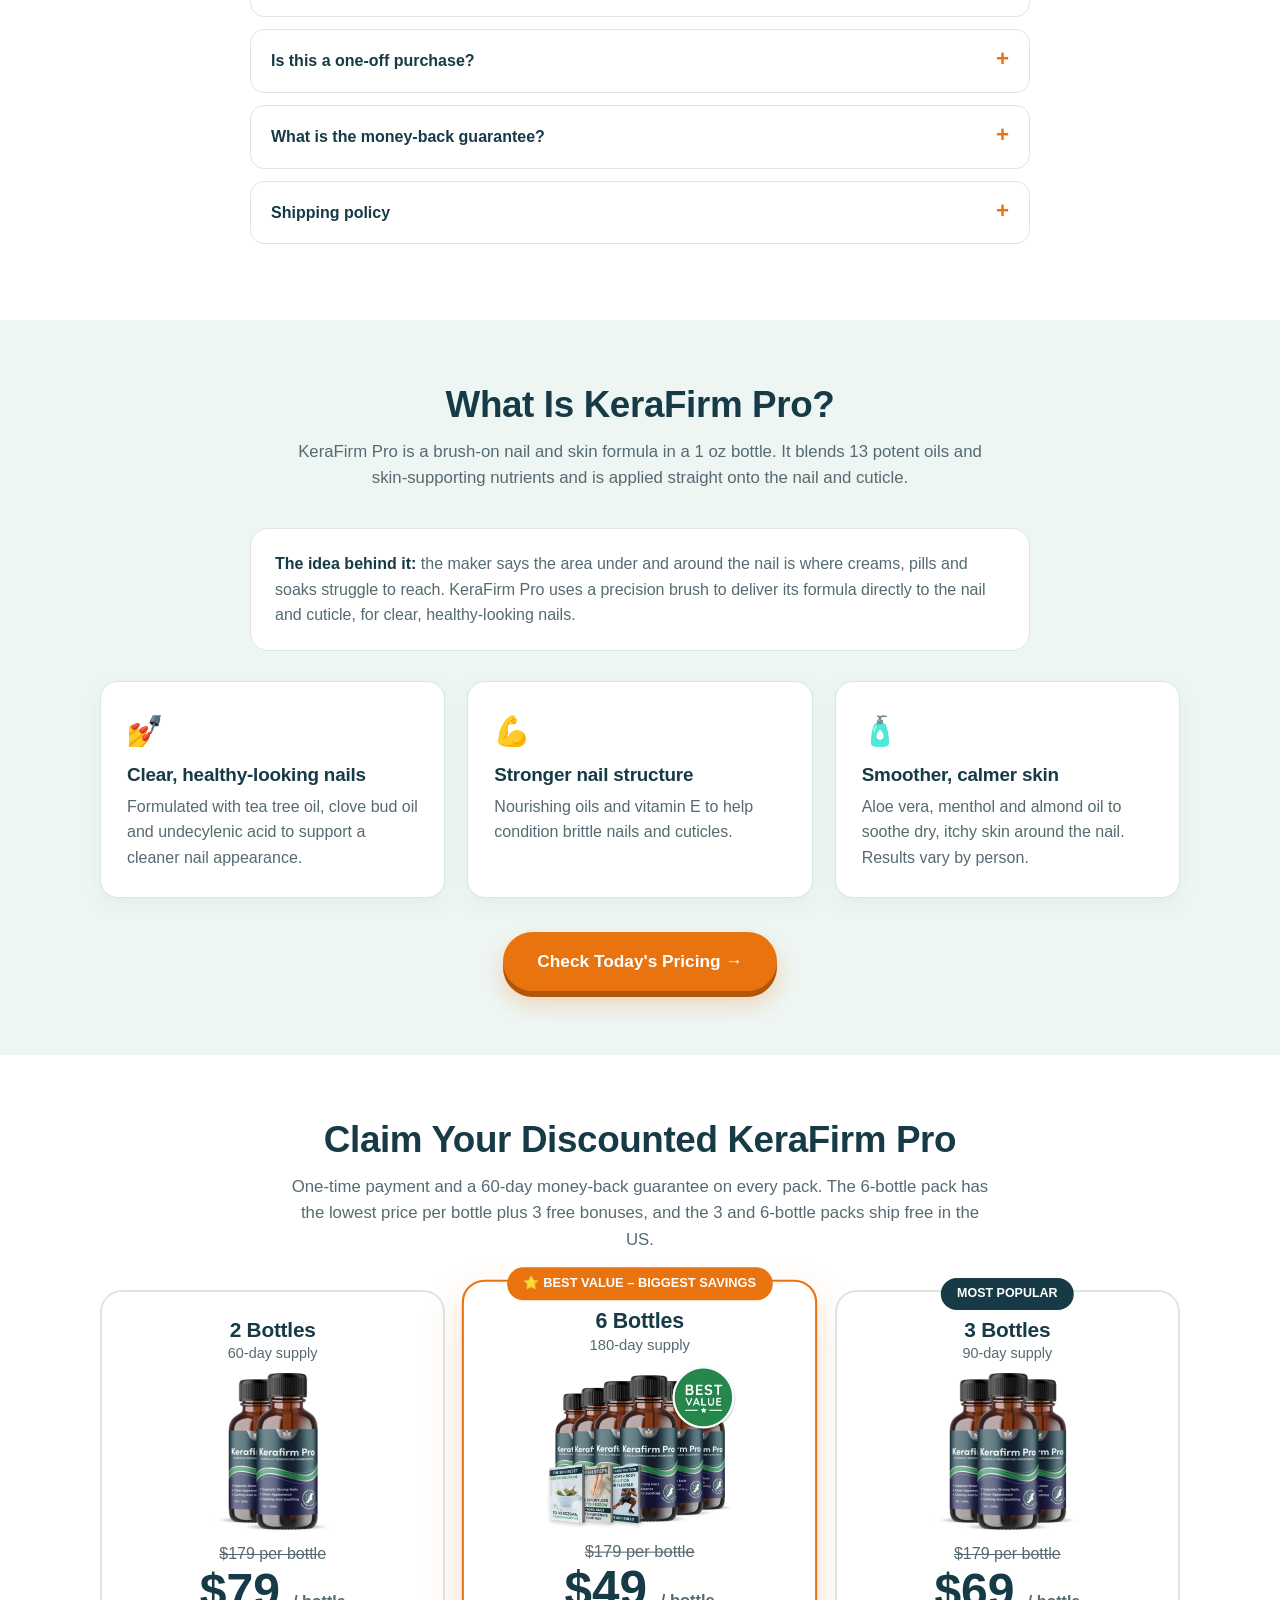
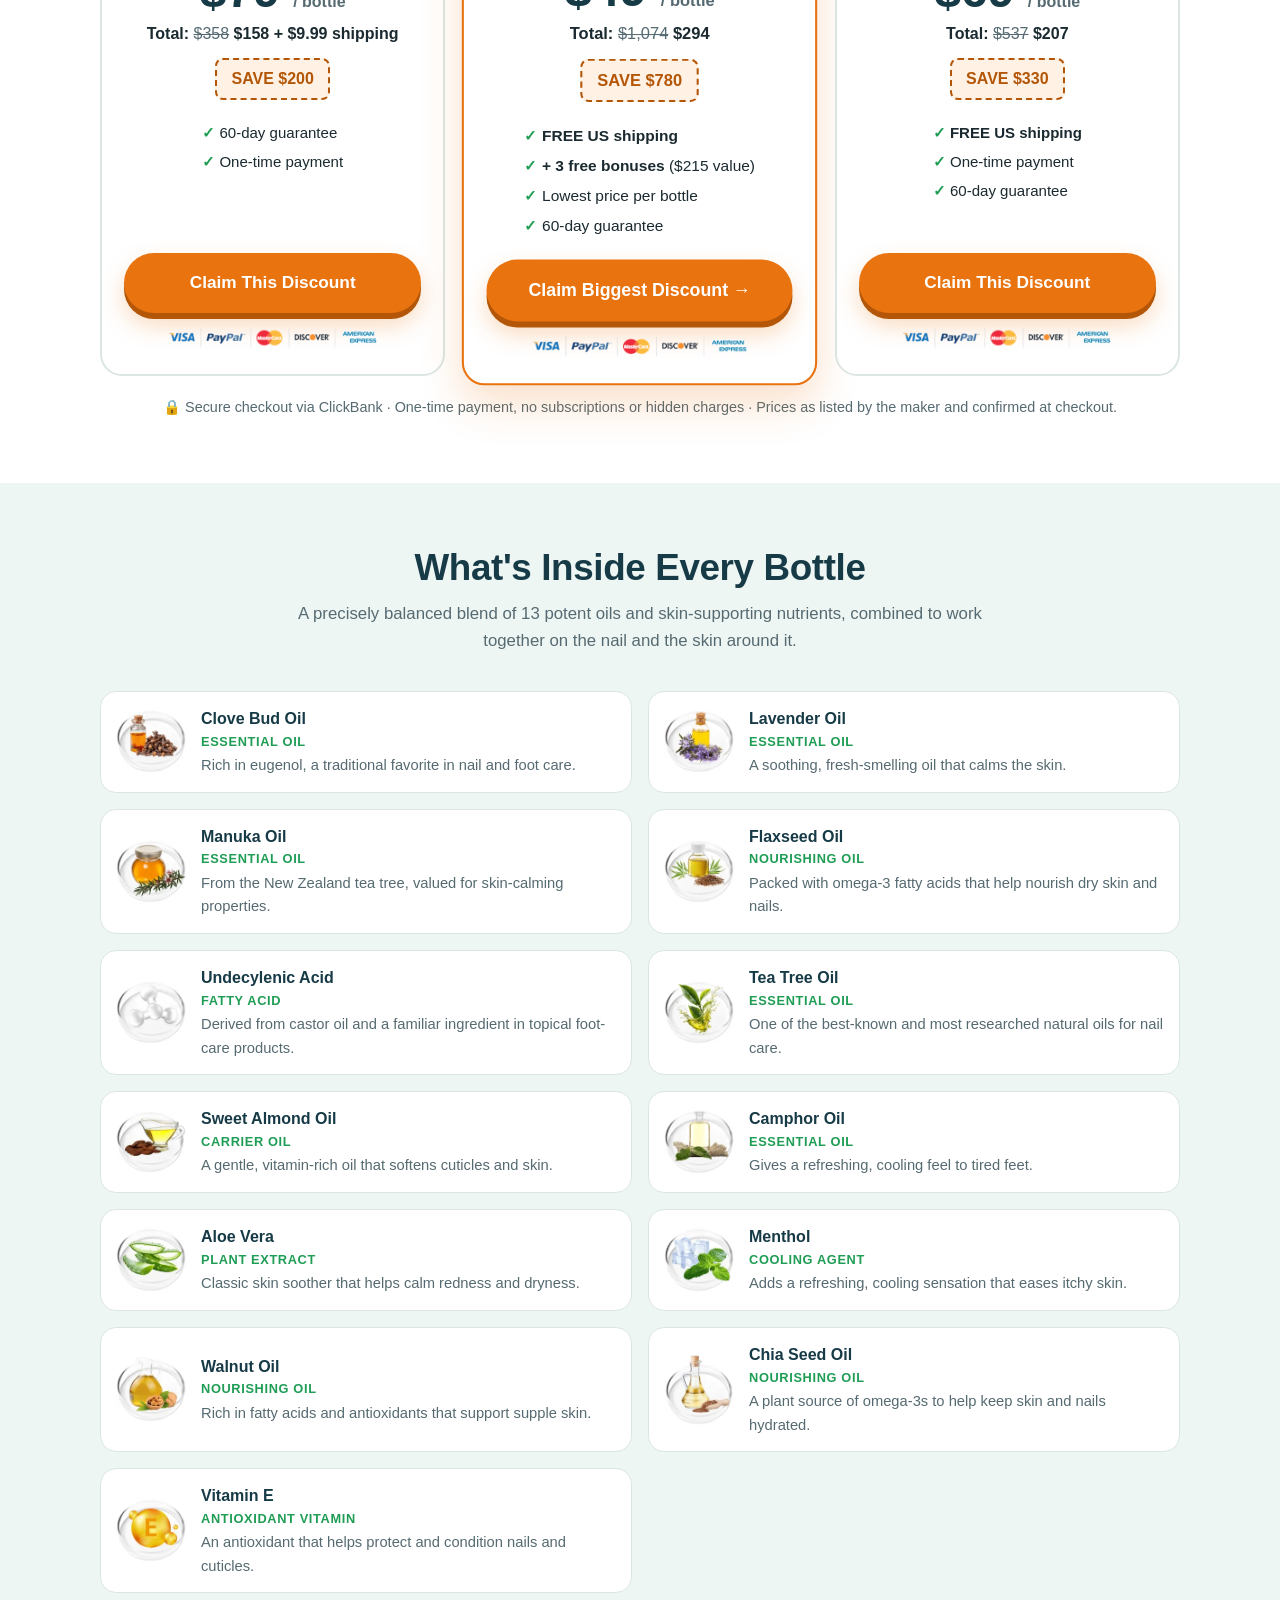
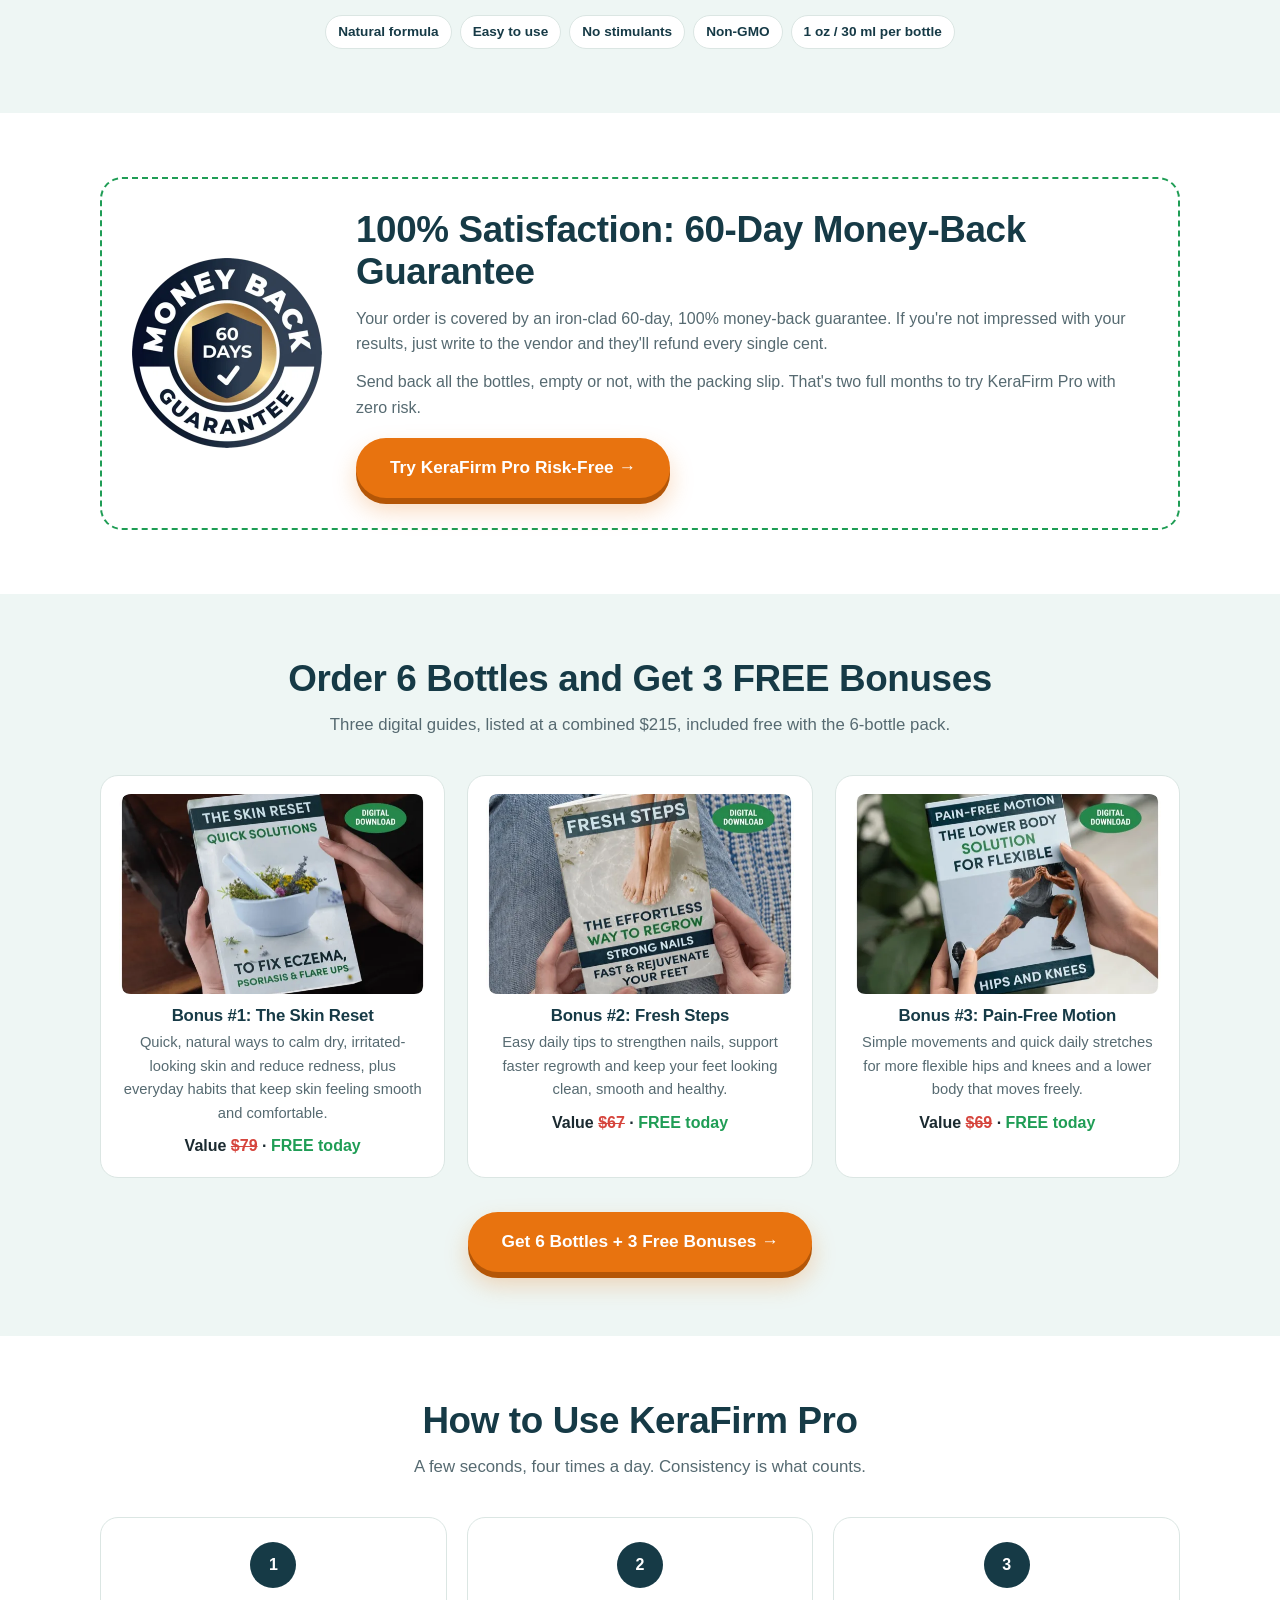
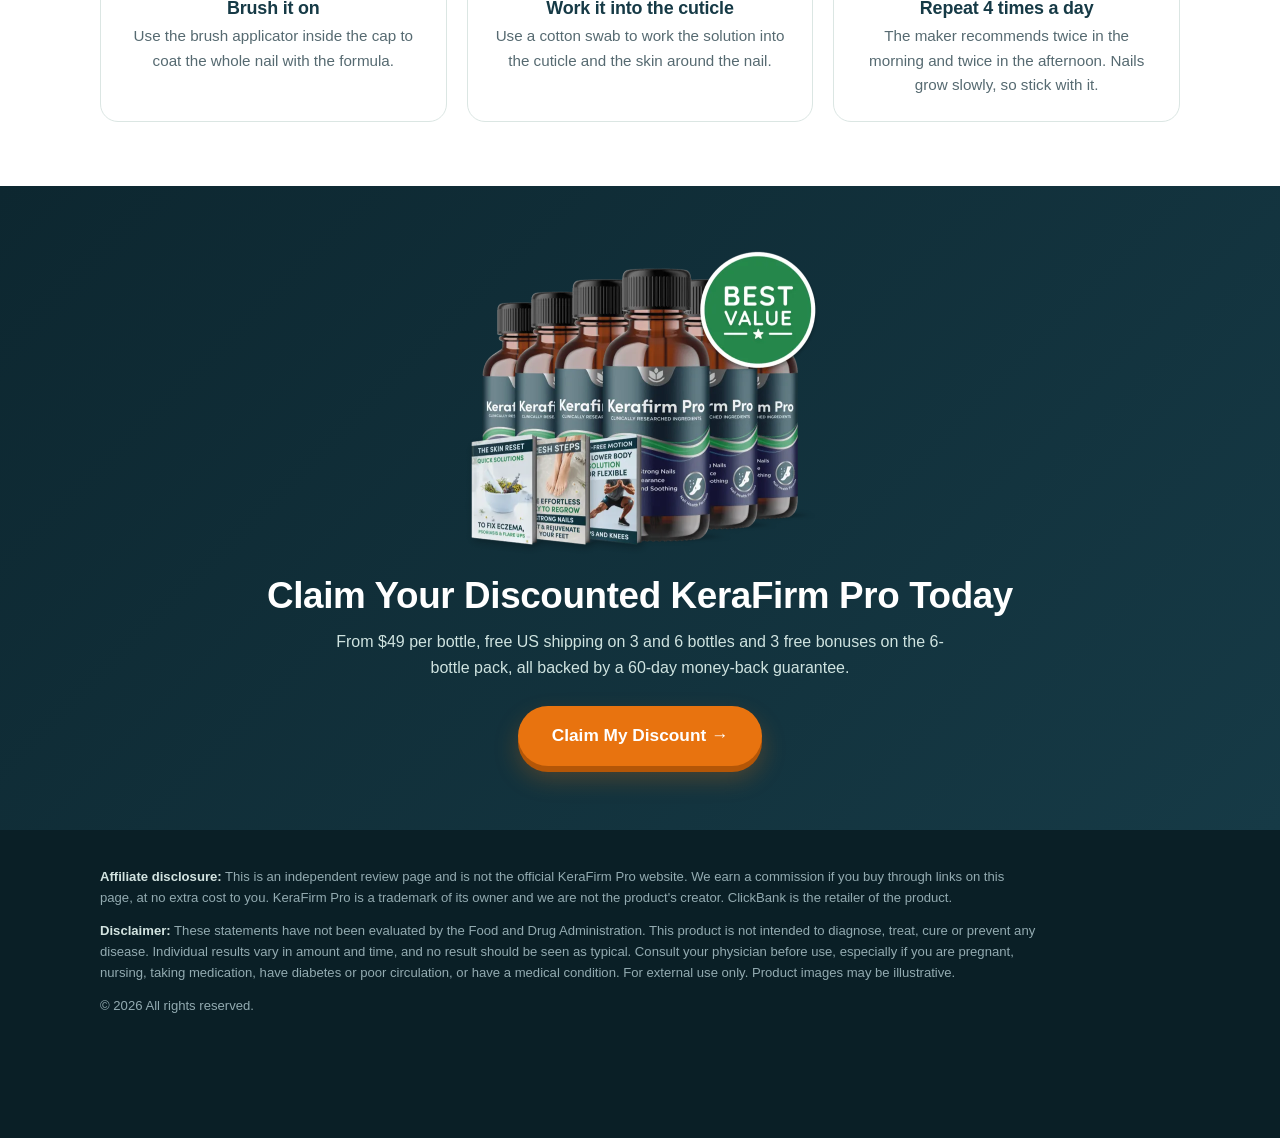
<file: faq.html>
<!DOCTYPE html>
<html lang="en">
<head>
<meta charset="utf-8">
<meta name="viewport" content="width=device-width, initial-scale=1">
<title>KeraFirm Pro FAQ: How It Works, Usage, Shipping &amp; Refunds Answered</title>
<meta name="description" content="Answers to common KeraFirm Pro questions: how it works, how to apply it, ingredients, price, how many bottles to order, shipping and the 60-day refund policy.">
<link rel="preload" as="image" href="assets/bottle-hero.webp" type="image/webp" fetchpriority="high">
<link rel="icon" href="assets/favicon.png">
<style>
:root{
  --navy:#163a46; --navy-d:#0d2730; --orange:#e8730f; --orange-d:#b45607; --cream:#eef6f4; --mint:#dff0ea;
  --ink:#1b2a30; --muted:#566a71; --line:#dbe6e3; --green:#1f9d55; --red:#d6453d;
}
*{box-sizing:border-box;margin:0;padding:0}
html{scroll-behavior:smooth}
body{font-family:-apple-system,BlinkMacSystemFont,"Segoe UI",Roboto,Helvetica,Arial,sans-serif;color:var(--ink);line-height:1.6;background:#fff;-webkit-font-smoothing:antialiased}
img{max-width:100%;height:auto;display:block}
picture{display:contents}
picture source{display:none}
a{color:inherit}
.wrap{max-width:1120px;margin:0 auto;padding:0 20px}
h1,h2,h3{line-height:1.15;letter-spacing:-.01em;color:var(--navy)}
h1{font-size:clamp(2rem,4.8vw,3.1rem);font-weight:800}
h2{font-size:clamp(1.6rem,3.5vw,2.3rem);font-weight:800;text-align:center;margin-bottom:12px}
.sub{text-align:center;color:var(--muted);max-width:700px;margin:0 auto 36px;font-size:1.05rem}
section{padding:64px 0}
.alt{background:var(--cream)}

.topbar{background:var(--navy);color:#fff;text-align:center;font-size:.88rem;padding:9px 14px}
.topbar b{color:#ffc58f}
header.nav{background:#fff;border-bottom:1px solid var(--line);position:sticky;top:0;z-index:50}
header.nav .wrap{display:flex;align-items:center;justify-content:space-between;height:62px;gap:12px}
.logo{font-weight:800;font-size:1.3rem;color:var(--navy);letter-spacing:-.01em}
.logo small{display:block;font-size:.62rem;letter-spacing:.2em;color:var(--muted);font-weight:700;margin-top:-2px}
.navlinks{display:flex;gap:22px;font-weight:600;font-size:.95rem;color:var(--navy)}
.navlinks a{text-decoration:none}

.btn{display:inline-flex;align-items:center;justify-content:center;background:var(--orange);color:#fff;text-decoration:none;font-weight:800;border-radius:999px;padding:16px 34px;font-size:1.08rem;box-shadow:0 6px 0 var(--orange-d),0 12px 24px rgba(232,115,15,.28);transition:transform .15s,box-shadow .15s;text-align:center}
.btn:hover{transform:translateY(2px);box-shadow:0 4px 0 var(--orange-d),0 8px 18px rgba(232,115,15,.28)}
.btn.sm{padding:9px 20px;font-size:.92rem;box-shadow:0 3px 0 var(--orange-d)}
.btn.block{display:flex;width:100%}
.btn.pulse{animation:pulse 2.4s infinite}
@keyframes pulse{0%,100%{transform:scale(1)}50%{transform:scale(1.03)}}
@media (prefers-reduced-motion:reduce){.btn.pulse{animation:none}}

.s-hero{background:radial-gradient(ellipse at 75% 35%,#d8eee7 0%,#f1f8f6 45%,#fff 100%);padding:46px 0 60px}
.s-hero .grid{display:grid;grid-template-columns:1.1fr .9fr;gap:40px;align-items:center}
.eyebrow{display:inline-block;background:var(--mint);color:var(--navy);font-weight:800;font-size:.78rem;letter-spacing:.12em;padding:6px 14px;border-radius:999px;margin-bottom:16px}
.s-hero h1 span{color:var(--green)}
.s-hero .lead{font-size:1.12rem;color:var(--muted);margin:16px 0 18px;max-width:560px}
.s-hero ul{list-style:none;margin:0 0 24px}
.s-hero li{padding-left:28px;position:relative;margin:8px 0;font-weight:600}
.s-hero li:before{content:"✓";position:absolute;left:0;top:2px;width:20px;height:20px;border-radius:50%;background:var(--green);color:#fff;font-size:.75rem;display:flex;align-items:center;justify-content:center}
.s-hero .visual img{max-width:420px;width:100%;margin:0 auto;filter:drop-shadow(0 24px 30px rgba(0,0,0,.18))}
.cta-row{display:flex;flex-direction:column;align-items:flex-start;gap:12px}
.micro{font-size:.88rem;color:var(--muted);display:flex;flex-wrap:wrap;gap:6px 16px}
.micro span:before{content:"✓ ";color:var(--green);font-weight:800}

.trustrow{background:#fff;border-top:1px solid var(--line);border-bottom:1px solid var(--line);padding:18px 0}
.trustrow .wrap{display:grid;grid-template-columns:repeat(4,1fr);gap:14px;text-align:center;font-weight:700;color:var(--navy)}
.trustrow span{display:block;font-size:1.5rem}

.prob{display:grid;grid-template-columns:repeat(2,1fr);gap:14px;max-width:820px;margin:0 auto}
.prob div{background:#fff;border:1px solid var(--line);border-left:5px solid var(--orange);border-radius:12px;padding:14px 16px;font-weight:600;color:var(--navy)}
.note{max-width:760px;margin:26px auto 0;text-align:center;color:var(--muted);font-size:1.05rem}

.intro{display:grid;grid-template-columns:.8fr 1.2fr;gap:40px;align-items:center}
.intro img{width:100%;max-width:380px;margin:0 auto}
.intro h2{text-align:left}
.intro .kicker{color:var(--green);font-weight:800;letter-spacing:.12em;font-size:.8rem}
.intro p{color:var(--muted);margin:12px 0}

.steps{display:grid;grid-template-columns:repeat(3,1fr);gap:20px;text-align:center}
.steps>div{background:#fff;border:1px solid var(--line);border-radius:18px;padding:24px}
.steps .n{width:46px;height:46px;border-radius:50%;background:var(--navy);color:#fff;font-weight:800;display:flex;align-items:center;justify-content:center;margin:0 auto 10px}
.steps h3{font-size:1.12rem;margin-bottom:6px}
.steps p{color:var(--muted);font-size:.95rem}

.ings{display:grid;grid-template-columns:repeat(2,1fr);gap:16px}
.ing{display:flex;gap:14px;align-items:center;background:#fff;border:1px solid var(--line);border-radius:16px;padding:14px}
.ing img{width:72px;height:72px;flex:none;object-fit:contain}
.ing b{color:var(--navy);display:block}
.ing em{color:var(--green);font-style:normal;font-size:.8rem;font-weight:700;display:block;margin-bottom:2px;text-transform:uppercase;letter-spacing:.05em}
.ing p{color:var(--muted);font-size:.92rem}
.certs{display:flex;flex-wrap:wrap;gap:8px;justify-content:center;margin:22px auto 0;max-width:720px}
.certs span{background:#fff;border:1px solid var(--line);border-radius:999px;padding:5px 12px;font-size:.85rem;color:var(--navy);font-weight:600}

.ben{display:grid;grid-template-columns:repeat(3,1fr);gap:18px}
.ben>div{display:flex;gap:14px;background:#fff;border:1px solid var(--line);border-radius:16px;padding:18px}
.ben span{font-size:1.6rem}
.ben b{color:var(--navy);display:block;margin-bottom:4px}
.ben p{color:var(--muted);font-size:.93rem}

.cmp{width:100%;max-width:820px;margin:0 auto;border-collapse:collapse;background:#fff;border-radius:16px;overflow:hidden;box-shadow:0 6px 20px rgba(22,58,70,.07)}
.cmp th,.cmp td{padding:13px 12px;text-align:center;border-bottom:1px solid var(--line)}
.cmp td:first-child{text-align:left;font-weight:600;color:var(--navy)}
.cmp th{background:var(--navy);color:#fff}
.cmp .hl{background:#e3f4ec;font-weight:800;color:var(--navy)}
.cmp th.hl{background:var(--green);color:#fff}

.pricing{display:grid;grid-template-columns:repeat(3,1fr);gap:22px;align-items:stretch}
.plan{background:#fff;border:2px solid var(--line);border-radius:22px;padding:26px 22px;text-align:center;position:relative;display:flex;flex-direction:column}
.plan.best{border-color:var(--orange);box-shadow:0 18px 40px rgba(232,115,15,.22);transform:scale(1.03)}
.plan .tag{position:absolute;top:-14px;left:50%;transform:translateX(-50%);background:var(--orange);color:#fff;font-weight:800;font-size:.78rem;padding:6px 16px;border-radius:999px;white-space:nowrap}
.plan .tag.pop{background:var(--navy)}
.plan h3{font-size:1.3rem}
.plan .days{color:var(--muted);font-size:.9rem;margin-bottom:8px}
.plan .pimg{height:160px;width:auto;max-width:100%;object-fit:contain;margin:0 auto 8px}
.plan .was{color:var(--muted);text-decoration:line-through;font-size:1rem}
.plan .pp{font-size:3rem;font-weight:900;color:var(--navy);line-height:1}
.plan .pp small{font-size:1rem;font-weight:600;color:var(--muted)}
.plan .total{font-weight:700;margin:6px 0 4px}
.plan .total s{color:var(--muted);font-weight:500}
.plan .save{display:inline-block;background:#fff1e3;border:2px dashed var(--orange-d);border-radius:8px;font-weight:900;padding:6px 14px;margin:8px auto;color:var(--orange-d)}
.plan ul{list-style:none;margin:8px 0 16px;text-align:left;display:inline-block;align-self:center}
.plan li{margin:5px 0;font-size:.94rem}
.plan li:before{content:"✓ ";color:var(--green);font-weight:800}
.plan .btn{margin-top:auto}
.plan .pay{width:70%;margin:14px auto 0;opacity:.9}
.secure{text-align:center;color:var(--muted);font-size:.9rem;margin-top:20px}

.books{display:grid;grid-template-columns:repeat(3,1fr);gap:22px}
.book{background:#fff;border:1px solid var(--line);border-radius:18px;padding:18px;text-align:center}
.book img{width:100%;height:200px;object-fit:cover;border-radius:12px;margin:0 auto 12px}
.book h3{font-size:1.05rem;margin-bottom:6px}
.book p{color:var(--muted);font-size:.92rem}
.book .rrp{margin-top:8px;font-weight:700}
.book s{color:var(--red)}.book .fr{color:var(--green)}

.guar{display:grid;grid-template-columns:190px 1fr;gap:34px;align-items:center;background:#fff;border:2px dashed var(--green);border-radius:22px;padding:30px}
.guar img{width:100%;max-width:190px}
.guar h2{text-align:left}
.guar p{color:var(--muted);margin-bottom:12px}

details{background:#fff;border:1px solid var(--line);border-radius:14px;padding:18px 20px;margin-bottom:12px}
summary{font-weight:700;cursor:pointer;list-style:none;display:flex;justify-content:space-between;gap:12px;color:var(--navy)}
summary::-webkit-details-marker{display:none}
summary::after{content:"+";font-size:1.4rem;line-height:1;color:var(--orange)}
details[open] summary::after{content:"–"}
details p{margin-top:12px;color:var(--muted)}
.faq{max-width:780px;margin:0 auto}
.ship{width:100%;margin-top:12px;border-collapse:collapse;font-size:.92rem}
.ship th,.ship td{padding:8px;text-align:left;border-bottom:1px solid var(--line)}
.ship th{color:var(--navy)}

.final{background:linear-gradient(135deg,var(--navy-d),var(--navy));color:#fff;text-align:center}
.final h2{color:#fff}
.final p{color:#cfe3e0;max-width:640px;margin:0 auto 26px}
.final img{max-width:360px;margin:0 auto 18px}

footer{background:#0a1f26;color:#93abb1;font-size:.82rem;padding:36px 0 110px}
footer p{margin-bottom:12px;max-width:940px}
footer b{color:#d3e4e1}footer a{color:#c6dcd8}
.sticky{display:none}

@media (max-width:860px){
  section{padding:46px 0}
  .s-hero .grid,.intro,.guar{grid-template-columns:1fr}
  .s-hero .visual{order:-1;max-width:300px;margin:0 auto}
  .trustrow .wrap{grid-template-columns:repeat(2,1fr)}
  .prob,.ben,.steps,.ings,.books,.pricing{grid-template-columns:1fr}
  .intro,.intro h2{text-align:center}
  .plan.best{transform:none;order:-1}
  .guar{text-align:center;padding:24px}.guar h2{text-align:center}.guar img{margin:0 auto;max-width:160px}
  .cta-row{align-items:stretch}.cta-row .btn{width:100%}
  .cmp th,.cmp td{padding:10px 6px;font-size:.88rem}
  header.nav .btn,.navlinks{display:none}
  .sticky{display:block;position:fixed;left:0;right:0;bottom:0;z-index:60;background:#fff;border-top:1px solid var(--line);padding:10px 14px;box-shadow:0 -6px 20px rgba(0,0,0,.08)}
  .sticky .btn{width:100%;padding:14px;font-size:1.02rem}
}

.hero{background:linear-gradient(180deg,var(--cream),#fff);padding:46px 0 60px}
.hero .grid{display:grid;grid-template-columns:1.1fr .9fr;gap:40px;align-items:center}
.rvbadge{display:inline-flex;align-items:center;gap:8px;background:var(--navy);color:#fff;border-radius:999px;padding:6px 16px 6px 8px;font-weight:700;font-size:.85rem;margin-bottom:16px}
.rvbadge b{background:var(--orange);color:#fff;padding:3px 10px;border-radius:999px;letter-spacing:.12em;font-size:.72rem}
.hero h1 span{color:var(--green)}
.hero .lead{font-size:1.12rem;color:var(--muted);margin:16px 0 20px;max-width:560px}
.hero .visual img{max-width:420px;width:100%;margin:0 auto;filter:drop-shadow(0 24px 30px rgba(0,0,0,.18))}
.verdict{background:#fff;border:1px solid var(--line);border-radius:16px;padding:18px 20px;margin-bottom:22px;max-width:560px;box-shadow:0 6px 20px rgba(22,58,70,.06)}
.verdict h3{font-size:1rem;margin-bottom:10px}
.vgrid{display:grid;grid-template-columns:1fr 1fr;gap:14px;font-size:.92rem}
.vgrid ul{list-style:none}
.vgrid li{margin:5px 0;padding-left:20px;position:relative}
.vgrid .pro li:before{content:"✓";position:absolute;left:0;color:var(--green);font-weight:900}
.vgrid .con li:before{content:"•";position:absolute;left:4px;color:var(--red);font-weight:900}
.vgrid b{display:block;font-size:.8rem;text-transform:uppercase;letter-spacing:.06em;color:var(--muted);margin-bottom:4px}
.deal{background:#fff8ef;border:2px dashed #f3b47a;border-radius:14px;padding:12px 14px;margin:0 0 22px;max-width:560px}
.deal-h{font-weight:800;font-size:.95rem;margin-bottom:8px}
.chips{display:flex;flex-wrap:wrap;gap:8px}
.chips span{background:#fff;border:1px solid #f3cfa9;border-radius:999px;padding:5px 12px;font-size:.88rem}
.chips .hot{background:var(--navy);border-color:var(--navy);color:#fff}
.trust{border-top:1px solid var(--line);border-bottom:1px solid var(--line);padding:20px 0;background:#fff}
.trust .wrap{display:grid;grid-template-columns:repeat(4,1fr);gap:16px;text-align:center}
.trust strong{display:block;color:var(--navy)}.trust small{color:var(--muted)}
.cards{display:grid;grid-template-columns:repeat(3,1fr);gap:22px}
.card{background:#fff;border:1px solid var(--line);border-radius:18px;padding:26px;box-shadow:0 6px 20px rgba(22,58,70,.05)}
.card .ic{font-size:1.8rem;margin-bottom:10px}
.card h3{font-size:1.18rem;margin-bottom:8px}
.card p{color:var(--muted)}
.story{max-width:780px;margin:0 auto 30px;background:#fff;border:1px solid var(--line);border-radius:18px;padding:22px 24px;color:var(--muted)}
.story b{color:var(--navy)}
.shiptbl{width:100%;max-width:680px;margin:0 auto;border-collapse:collapse;background:#fff;border-radius:16px;overflow:hidden;box-shadow:0 6px 20px rgba(22,58,70,.07)}
.shiptbl th,.shiptbl td{padding:12px;text-align:left;border-bottom:1px solid var(--line)}
.shiptbl th{background:var(--navy);color:#fff}
.rv{background:var(--navy);color:#fff;font-weight:900;font-size:.68rem;letter-spacing:.14em;padding:4px 9px;border-radius:5px}
.brand{display:flex;align-items:center;gap:10px}
@media (max-width:860px){
  .hero .grid{grid-template-columns:1fr}
  .hero .visual{order:-1;max-width:300px;margin:0 auto}
  .vgrid,.cards{grid-template-columns:1fr}
  .trust .wrap{grid-template-columns:repeat(2,1fr)}
  .shiptbl th,.shiptbl td{padding:10px 8px;font-size:.88rem}
}
</style>
</head>
<body>

<header class="nav">
  <div class="wrap">
    <div class="brand"><div class="logo">KeraFirm Pro<small>NAIL HEALTH FORMULA</small></div><span class="rv">REVIEW</span></div>
    <a class="btn sm" href="go/" rel="sponsored noopener" target="_blank">Check Today's Discount</a>
  </div>
</header>

<!-- HERO -->
<section class="hero">
  <div class="wrap grid">
    <div>
      <span class="rvbadge"><b>REVIEW</b> Updated 2026 · Your questions answered</span>
      <h1>KeraFirm Pro <span>FAQ:</span> Straight Answers Before You Buy</h1>
      <p class="lead">How it works, how to apply it, what's inside, delivery and refunds: the questions buyers ask most, answered in one place, with the current discounted packs below.</p>

      <div class="verdict">
        <h3>Quick verdict</h3>
        <div class="vgrid">
          <div class="pro"><b>What we like</b><ul><li>13 oils &amp; nutrients incl. tea tree</li><li>Easy brush-on applicator</li><li>60-day money-back guarantee</li><li>One-time purchase, no subscription</li></ul></div>
          <div class="con"><b>Keep in mind</b><ul><li>Ingredient amounts aren't listed</li><li>Applied 4 times a day</li><li>Results vary and take time</li></ul></div>
        </div>
      </div>

      <div class="deal">
        <div class="deal-h">Current discounted packs:</div>
        <div class="chips"><span>2 bottles · <b>$79 each</b></span><span>3 bottles · <b>$69 each</b></span><span class="hot"><b>6 bottles · $49 each</b></span></div>
      </div>

      <div class="cta-row">
        <a class="btn pulse" href="go/" rel="sponsored noopener" target="_blank">See Today's Discount →</a>
        <div class="micro"><span>3 free bonuses with 6 bottles</span><span>60-day guarantee</span><span>Free US shipping on 3+ bottles</span></div>
      </div>
    </div>
    <div class="visual"><picture><source srcset="assets/bottle-hero.webp" type="image/webp"><img width="560" height="541" decoding="async" fetchpriority="high" src="assets/bottle-hero.png" alt="Two bottles of KeraFirm Pro nail health formula, 1 oz / 30 ml"></picture></div>
  </div>
</section>

<div class="trust">
  <div class="wrap">
    <div><strong>13 Ingredients</strong><small>Oils and nutrients in one bottle</small></div>
    <div><strong>60-Day Guarantee</strong><small>100% money back</small></div>
    <div><strong>No Subscription</strong><small>One-time payment</small></div>
    <div><strong>Natural Formula</strong><small>Non-GMO, no stimulants</small></div>
  </div>
</div>

<!-- FAQ -->
<section id="faq">
  <div class="wrap">
    <h2>Frequently Asked Questions</h2>
    <p class="sub">What buyers ask before ordering.</p>
    <div class="faq">
      <details><summary>How does KeraFirm Pro work?</summary><p>KeraFirm Pro is designed to support nail health by reaching under and around the nail, an area the maker says most products miss. The precision brush delivers the formula exactly where you want it, on the nail and into the cuticle, for clear, healthy-looking nails.</p></details>
      <details><summary>How do I use it?</summary><p>Apply 4 times daily, twice in the morning and twice in the afternoon. Use the brush applicator to coat the nail and a cotton swab to work the solution into the cuticle.</p></details>
      <details><summary>What are the ingredients?</summary><p>Clove bud oil, lavender oil, manuka oil, flaxseed oil, undecylenic acid, tea tree oil, sweet almond oil, camphor oil, aloe vera, menthol, walnut oil, chia seed oil and vitamin E.</p></details>
      <details><summary>How much does it cost?</summary><p>$79 per bottle for 2 bottles ($158 + $9.99 shipping), $69 per bottle for 3 bottles ($207) or $49 per bottle for 6 bottles ($294). The 3 and 6-bottle packs ship free in the US, and the 6-bottle pack includes 3 free bonus guides.</p></details>
      <details><summary>How many bottles should I order?</summary><p>The maker says most customers choose 6 bottles for the lowest price per bottle, free shipping and the 3 free guides, and because many want to keep using it once they see results.</p></details>
      <details><summary>Is this a one-off purchase?</summary><p>Yes. There's no hidden autoship, clauses or charges. The price you see at checkout is the only price you pay.</p></details>
      <details><summary>What is the money-back guarantee?</summary><p>You can try KeraFirm Pro for a full 60 days. If you're not completely convinced, send back all the bottles, empty or not, with the packing slip for a full refund.</p></details>
      <details><summary>Shipping policy</summary>
        <table class="ship">
          <tr><th>Delivery address</th><th>Shipping fee</th><th>Shipping time</th></tr>
          <tr><td>United States</td><td>FREE (3 &amp; 6 bottles)</td><td>5–7 working days</td></tr>
          <tr><td>Canada</td><td>$15.95</td><td>10–15 working days</td></tr>
          <tr><td>UK and Ireland</td><td>$15.95</td><td>10–15 working days</td></tr>
          <tr><td>Australia and New Zealand</td><td>$15.95</td><td>10–15 working days</td></tr>
        </table>
      </details>
    </div>
  </div>
</section>

<!-- WHAT IT IS -->
<section class="alt" id="about">
  <div class="wrap">
    <h2>What Is KeraFirm Pro?</h2>
    <p class="sub">KeraFirm Pro is a brush-on nail and skin formula in a 1 oz bottle. It blends 13 potent oils and skin-supporting nutrients and is applied straight onto the nail and cuticle.</p>
    <div class="story"><b>The idea behind it:</b> the maker says the area under and around the nail is where creams, pills and soaks struggle to reach. KeraFirm Pro uses a precision brush to deliver its formula directly to the nail and cuticle, for clear, healthy-looking nails.</div>
    <div class="cards">
      <div class="card"><div class="ic">💅</div><h3>Clear, healthy-looking nails</h3><p>Formulated with tea tree oil, clove bud oil and undecylenic acid to support a cleaner nail appearance.</p></div>
      <div class="card"><div class="ic">💪</div><h3>Stronger nail structure</h3><p>Nourishing oils and vitamin E to help condition brittle nails and cuticles.</p></div>
      <div class="card"><div class="ic">🧴</div><h3>Smoother, calmer skin</h3><p>Aloe vera, menthol and almond oil to soothe dry, itchy skin around the nail. Results vary by person.</p></div>
    </div>
    <div style="text-align:center;margin-top:34px"><a class="btn" href="go/" rel="sponsored noopener" target="_blank">Check Today's Pricing →</a></div>
  </div>
</section>

<!-- PRICING -->
<section id="pricing">
  <div class="wrap">
    <h2>Claim Your Discounted KeraFirm Pro</h2>
    <p class="sub">One-time payment and a 60-day money-back guarantee on every pack. The 6-bottle pack has the lowest price per bottle plus 3 free bonuses, and the 3 and 6-bottle packs ship free in the US.</p>
    <div class="pricing">

      <div class="plan">
        <h3>2 Bottles</h3><div class="days">60-day supply</div>
        <picture><source srcset="assets/bottle-2.webp" type="image/webp"><img width="240" height="320" decoding="async" class="pimg" src="assets/bottle-2.png" alt="KeraFirm Pro 2 bottle pack" loading="lazy"></picture>
        <div class="was">$179 per bottle</div>
        <div class="pp">$79 <small>/ bottle</small></div>
        <div class="total">Total: <s>$358</s> $158 + $9.99 shipping</div>
        <div class="save">SAVE $200</div>
        <ul><li>60-day guarantee</li><li>One-time payment</li></ul>
        <a class="btn block" href="go/" rel="sponsored noopener" target="_blank">Claim This Discount</a>
        <img width="480" height="48" decoding="async" class="pay" src="assets/cards.png" alt="Accepted credit cards" loading="lazy">
      </div>

      <div class="plan best">
        <span class="tag">⭐ BEST VALUE – BIGGEST SAVINGS</span>
        <h3>6 Bottles</h3><div class="days">180-day supply</div>
        <picture><source srcset="assets/bottle-6.webp" type="image/webp"><img width="720" height="613" decoding="async" class="pimg" src="assets/bottle-6.png" alt="KeraFirm Pro 6 bottle pack with 3 free bonuses" loading="lazy"></picture>
        <div class="was">$179 per bottle</div>
        <div class="pp">$49 <small>/ bottle</small></div>
        <div class="total">Total: <s>$1,074</s> $294</div>
        <div class="save">SAVE $780</div>
        <ul><li><b>FREE US shipping</b></li><li><b>+ 3 free bonuses</b> ($215 value)</li><li>Lowest price per bottle</li><li>60-day guarantee</li></ul>
        <a class="btn block pulse" href="go/" rel="sponsored noopener" target="_blank">Claim Biggest Discount →</a>
        <img width="480" height="48" decoding="async" class="pay" src="assets/cards.png" alt="Accepted credit cards" loading="lazy">
      </div>

      <div class="plan">
        <span class="tag pop">MOST POPULAR</span>
        <h3>3 Bottles</h3><div class="days">90-day supply</div>
        <picture><source srcset="assets/bottle-3.webp" type="image/webp"><img width="292" height="320" decoding="async" class="pimg" src="assets/bottle-3.png" alt="KeraFirm Pro 3 bottle pack" loading="lazy"></picture>
        <div class="was">$179 per bottle</div>
        <div class="pp">$69 <small>/ bottle</small></div>
        <div class="total">Total: <s>$537</s> $207</div>
        <div class="save">SAVE $330</div>
        <ul><li><b>FREE US shipping</b></li><li>One-time payment</li><li>60-day guarantee</li></ul>
        <a class="btn block" href="go/" rel="sponsored noopener" target="_blank">Claim This Discount</a>
        <img width="480" height="48" decoding="async" class="pay" src="assets/cards.png" alt="Accepted credit cards" loading="lazy">
      </div>

    </div>
    <p class="secure">🔒 Secure checkout via ClickBank · One-time payment, no subscriptions or hidden charges · Prices as listed by the maker and confirmed at checkout.</p>
  </div>
</section>

<!-- INGREDIENTS -->
<section class="alt" id="ingredients">
  <div class="wrap">
    <h2>What's Inside Every Bottle</h2>
    <p class="sub">A precisely balanced blend of 13 potent oils and skin-supporting nutrients, combined to work together on the nail and the skin around it.</p>
    <div class="ings">
      <div class="ing"><picture><source srcset="assets/ing-1.webp" type="image/webp"><img width="160" height="145" decoding="async" src="assets/ing-1.png" alt="Clove bud oil" loading="lazy"></picture><div><b>Clove Bud Oil</b><em>Essential oil</em><p>Rich in eugenol, a traditional favorite in nail and foot care.</p></div></div>
      <div class="ing"><picture><source srcset="assets/ing-2.webp" type="image/webp"><img width="160" height="145" decoding="async" src="assets/ing-2.png" alt="Lavender oil" loading="lazy"></picture><div><b>Lavender Oil</b><em>Essential oil</em><p>A soothing, fresh-smelling oil that calms the skin.</p></div></div>
      <div class="ing"><picture><source srcset="assets/ing-3.webp" type="image/webp"><img width="160" height="145" decoding="async" src="assets/ing-3.png" alt="Manuka oil" loading="lazy"></picture><div><b>Manuka Oil</b><em>Essential oil</em><p>From the New Zealand tea tree, valued for skin-calming properties.</p></div></div>
      <div class="ing"><picture><source srcset="assets/ing-4.webp" type="image/webp"><img width="160" height="145" decoding="async" src="assets/ing-4.png" alt="Flaxseed oil" loading="lazy"></picture><div><b>Flaxseed Oil</b><em>Nourishing oil</em><p>Packed with omega-3 fatty acids that help nourish dry skin and nails.</p></div></div>
      <div class="ing"><picture><source srcset="assets/ing-5.webp" type="image/webp"><img width="160" height="145" decoding="async" src="assets/ing-5.png" alt="Undecylenic acid" loading="lazy"></picture><div><b>Undecylenic Acid</b><em>Fatty acid</em><p>Derived from castor oil and a familiar ingredient in topical foot-care products.</p></div></div>
      <div class="ing"><picture><source srcset="assets/ing-6.webp" type="image/webp"><img width="160" height="145" decoding="async" src="assets/ing-6.png" alt="Tea tree oil" loading="lazy"></picture><div><b>Tea Tree Oil</b><em>Essential oil</em><p>One of the best-known and most researched natural oils for nail care.</p></div></div>
      <div class="ing"><picture><source srcset="assets/ing-7.webp" type="image/webp"><img width="160" height="142" decoding="async" src="assets/ing-7.png" alt="Sweet almond oil" loading="lazy"></picture><div><b>Sweet Almond Oil</b><em>Carrier oil</em><p>A gentle, vitamin-rich oil that softens cuticles and skin.</p></div></div>
      <div class="ing"><picture><source srcset="assets/ing-8.webp" type="image/webp"><img width="160" height="145" decoding="async" src="assets/ing-8.png" alt="Camphor oil" loading="lazy"></picture><div><b>Camphor Oil</b><em>Essential oil</em><p>Gives a refreshing, cooling feel to tired feet.</p></div></div>
      <div class="ing"><picture><source srcset="assets/ing-9.webp" type="image/webp"><img width="160" height="145" decoding="async" src="assets/ing-9.png" alt="Aloe vera" loading="lazy"></picture><div><b>Aloe Vera</b><em>Plant extract</em><p>Classic skin soother that helps calm redness and dryness.</p></div></div>
      <div class="ing"><picture><source srcset="assets/ing-10.webp" type="image/webp"><img width="160" height="145" decoding="async" src="assets/ing-10.png" alt="Menthol" loading="lazy"></picture><div><b>Menthol</b><em>Cooling agent</em><p>Adds a refreshing, cooling sensation that eases itchy skin.</p></div></div>
      <div class="ing"><picture><source srcset="assets/ing-11.webp" type="image/webp"><img width="160" height="149" decoding="async" src="assets/ing-11.png" alt="Walnut oil" loading="lazy"></picture><div><b>Walnut Oil</b><em>Nourishing oil</em><p>Rich in fatty acids and antioxidants that support supple skin.</p></div></div>
      <div class="ing"><picture><source srcset="assets/ing-12.webp" type="image/webp"><img width="160" height="165" decoding="async" src="assets/ing-12.png" alt="Chia seed oil" loading="lazy"></picture><div><b>Chia Seed Oil</b><em>Nourishing oil</em><p>A plant source of omega-3s to help keep skin and nails hydrated.</p></div></div>
      <div class="ing"><picture><source srcset="assets/ing-13.webp" type="image/webp"><img width="160" height="145" decoding="async" src="assets/ing-13.png" alt="Vitamin E" loading="lazy"></picture><div><b>Vitamin E</b><em>Antioxidant vitamin</em><p>An antioxidant that helps protect and condition nails and cuticles.</p></div></div>
    </div>
    <div class="certs"><span>Natural formula</span><span>Easy to use</span><span>No stimulants</span><span>Non-GMO</span><span>1 oz / 30 ml per bottle</span></div>
  </div>
</section>

<!-- GUARANTEE -->
<section id="guarantee">
  <div class="wrap">
    <div class="guar">
      <picture><source srcset="assets/guarantee.webp" type="image/webp"><img width="380" height="380" decoding="async" src="assets/guarantee.png" alt="60-day money-back guarantee" loading="lazy"></picture>
      <div>
        <h2>100% Satisfaction: 60-Day Money-Back Guarantee</h2>
        <p>Your order is covered by an iron-clad 60-day, 100% money-back guarantee. If you're not impressed with your results, just write to the vendor and they'll refund every single cent.</p>
        <p style="margin-bottom:18px">Send back all the bottles, empty or not, with the packing slip. That's two full months to try KeraFirm Pro with zero risk.</p>
        <a class="btn" href="go/" rel="sponsored noopener" target="_blank">Try KeraFirm Pro Risk-Free →</a>
      </div>
    </div>
  </div>
</section>

<!-- BONUSES -->
<section class="alt" id="bonuses">
  <div class="wrap">
    <h2>Order 6 Bottles and Get 3 FREE Bonuses</h2>
    <p class="sub">Three digital guides, listed at a combined $215, included free with the 6-bottle pack.</p>
    <div class="books">
      <div class="book"><picture><source srcset="assets/bonus-1.webp" type="image/webp"><img width="600" height="423" decoding="async" src="assets/bonus-1.jpg" alt="The Skin Reset eBook" loading="lazy"></picture><h3>Bonus #1: The Skin Reset</h3><p>Quick, natural ways to calm dry, irritated-looking skin and reduce redness, plus everyday habits that keep skin feeling smooth and comfortable.</p><div class="rrp">Value <s>$79</s> · <span class="fr">FREE today</span></div></div>
      <div class="book"><picture><source srcset="assets/bonus-2.webp" type="image/webp"><img width="600" height="423" decoding="async" src="assets/bonus-2.jpg" alt="Fresh Steps eBook" loading="lazy"></picture><h3>Bonus #2: Fresh Steps</h3><p>Easy daily tips to strengthen nails, support faster regrowth and keep your feet looking clean, smooth and healthy.</p><div class="rrp">Value <s>$67</s> · <span class="fr">FREE today</span></div></div>
      <div class="book"><picture><source srcset="assets/bonus-3.webp" type="image/webp"><img width="600" height="423" decoding="async" src="assets/bonus-3.jpg" alt="Pain-Free Motion eBook" loading="lazy"></picture><h3>Bonus #3: Pain-Free Motion</h3><p>Simple movements and quick daily stretches for more flexible hips and knees and a lower body that moves freely.</p><div class="rrp">Value <s>$69</s> · <span class="fr">FREE today</span></div></div>
    </div>
    <div style="text-align:center;margin-top:34px"><a class="btn" href="go/" rel="sponsored noopener" target="_blank">Get 6 Bottles + 3 Free Bonuses →</a></div>
  </div>
</section>

<!-- HOW TO USE -->
<section id="how">
  <div class="wrap">
    <h2>How to Use KeraFirm Pro</h2>
    <p class="sub">A few seconds, four times a day. Consistency is what counts.</p>
    <div class="steps">
      <div><div class="n">1</div><h3>Brush it on</h3><p>Use the brush applicator inside the cap to coat the whole nail with the formula.</p></div>
      <div><div class="n">2</div><h3>Work it into the cuticle</h3><p>Use a cotton swab to work the solution into the cuticle and the skin around the nail.</p></div>
      <div><div class="n">3</div><h3>Repeat 4 times a day</h3><p>The maker recommends twice in the morning and twice in the afternoon. Nails grow slowly, so stick with it.</p></div>
    </div>
  </div>
</section>

<!-- FINAL CTA -->
<section class="final">
  <div class="wrap">
    <picture><source srcset="assets/bottle-6.webp" type="image/webp"><img width="720" height="613" decoding="async" src="assets/bottle-6.png" alt="KeraFirm Pro 6 bottle best value pack" loading="lazy"></picture>
    <h2>Claim Your Discounted KeraFirm Pro Today</h2>
    <p>From $49 per bottle, free US shipping on 3 and 6 bottles and 3 free bonuses on the 6-bottle pack, all backed by a 60-day money-back guarantee.</p>
    <a class="btn pulse" href="go/" rel="sponsored noopener" target="_blank">Claim My Discount →</a>
  </div>
</section>

<footer>
  <div class="wrap">
    <p><b>Affiliate disclosure:</b> This is an independent review page and is not the official KeraFirm Pro website. We earn a commission if you buy through links on this page, at no extra cost to you. KeraFirm Pro is a trademark of its owner and we are not the product's creator. ClickBank is the retailer of the product.</p>
    <p><b>Disclaimer:</b> These statements have not been evaluated by the Food and Drug Administration. This product is not intended to diagnose, treat, cure or prevent any disease. Individual results vary in amount and time, and no result should be seen as typical. Consult your physician before use, especially if you are pregnant, nursing, taking medication, have diabetes or poor circulation, or have a medical condition. For external use only. Product images may be illustrative.</p>
    <p>&copy; <span id="yr"></span> All rights reserved.</p>
  </div>
</footer>

<div class="sticky"><a class="btn pulse" href="go/" rel="sponsored noopener" target="_blank">Claim Discount – Save Up to $780 →</a></div>

<script>
// Opening from disk (file://) has no web server, so folder links need index.html. On a real domain this is skipped.
if (location.protocol === "file:") document.querySelectorAll('a[href="go/"]').forEach(function(a){ a.setAttribute("href", "go/index.html"); });
document.getElementById("yr").textContent = new Date().getFullYear();
</script>
</body>
</html>
</file>
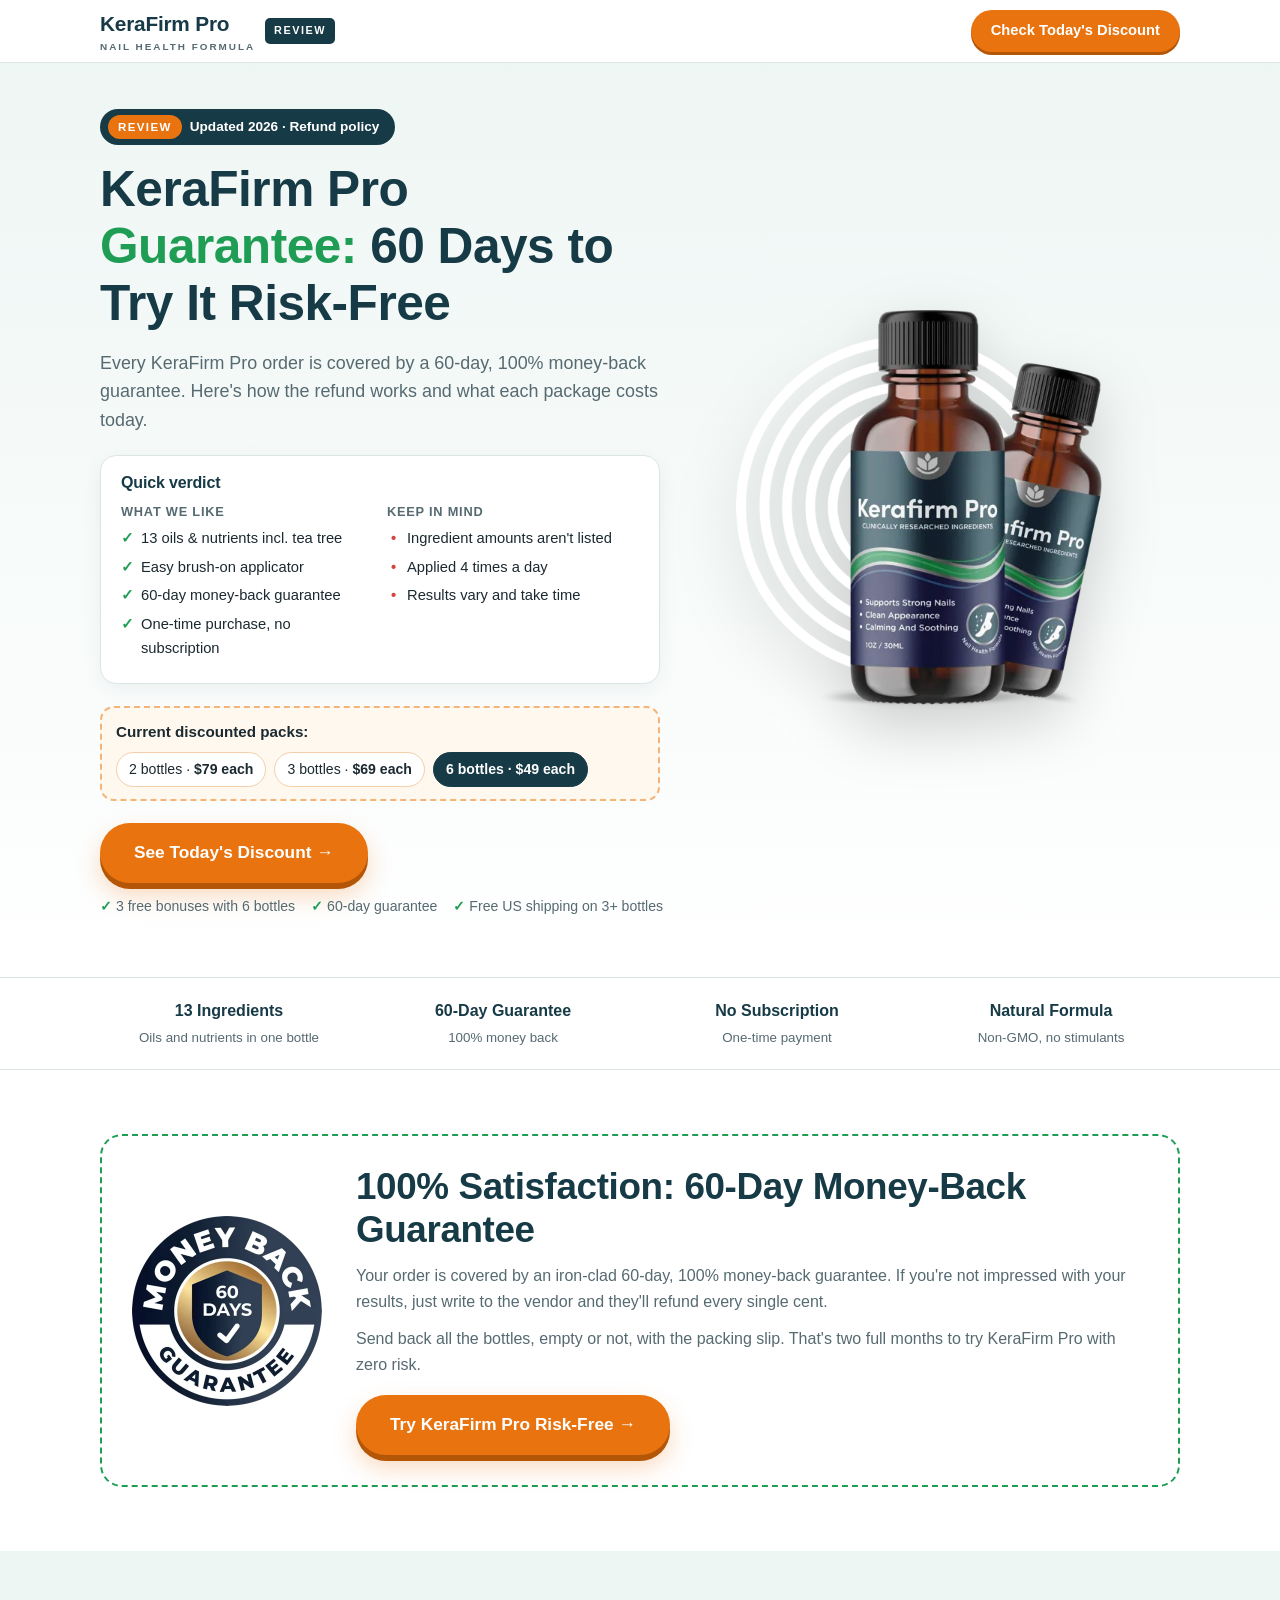
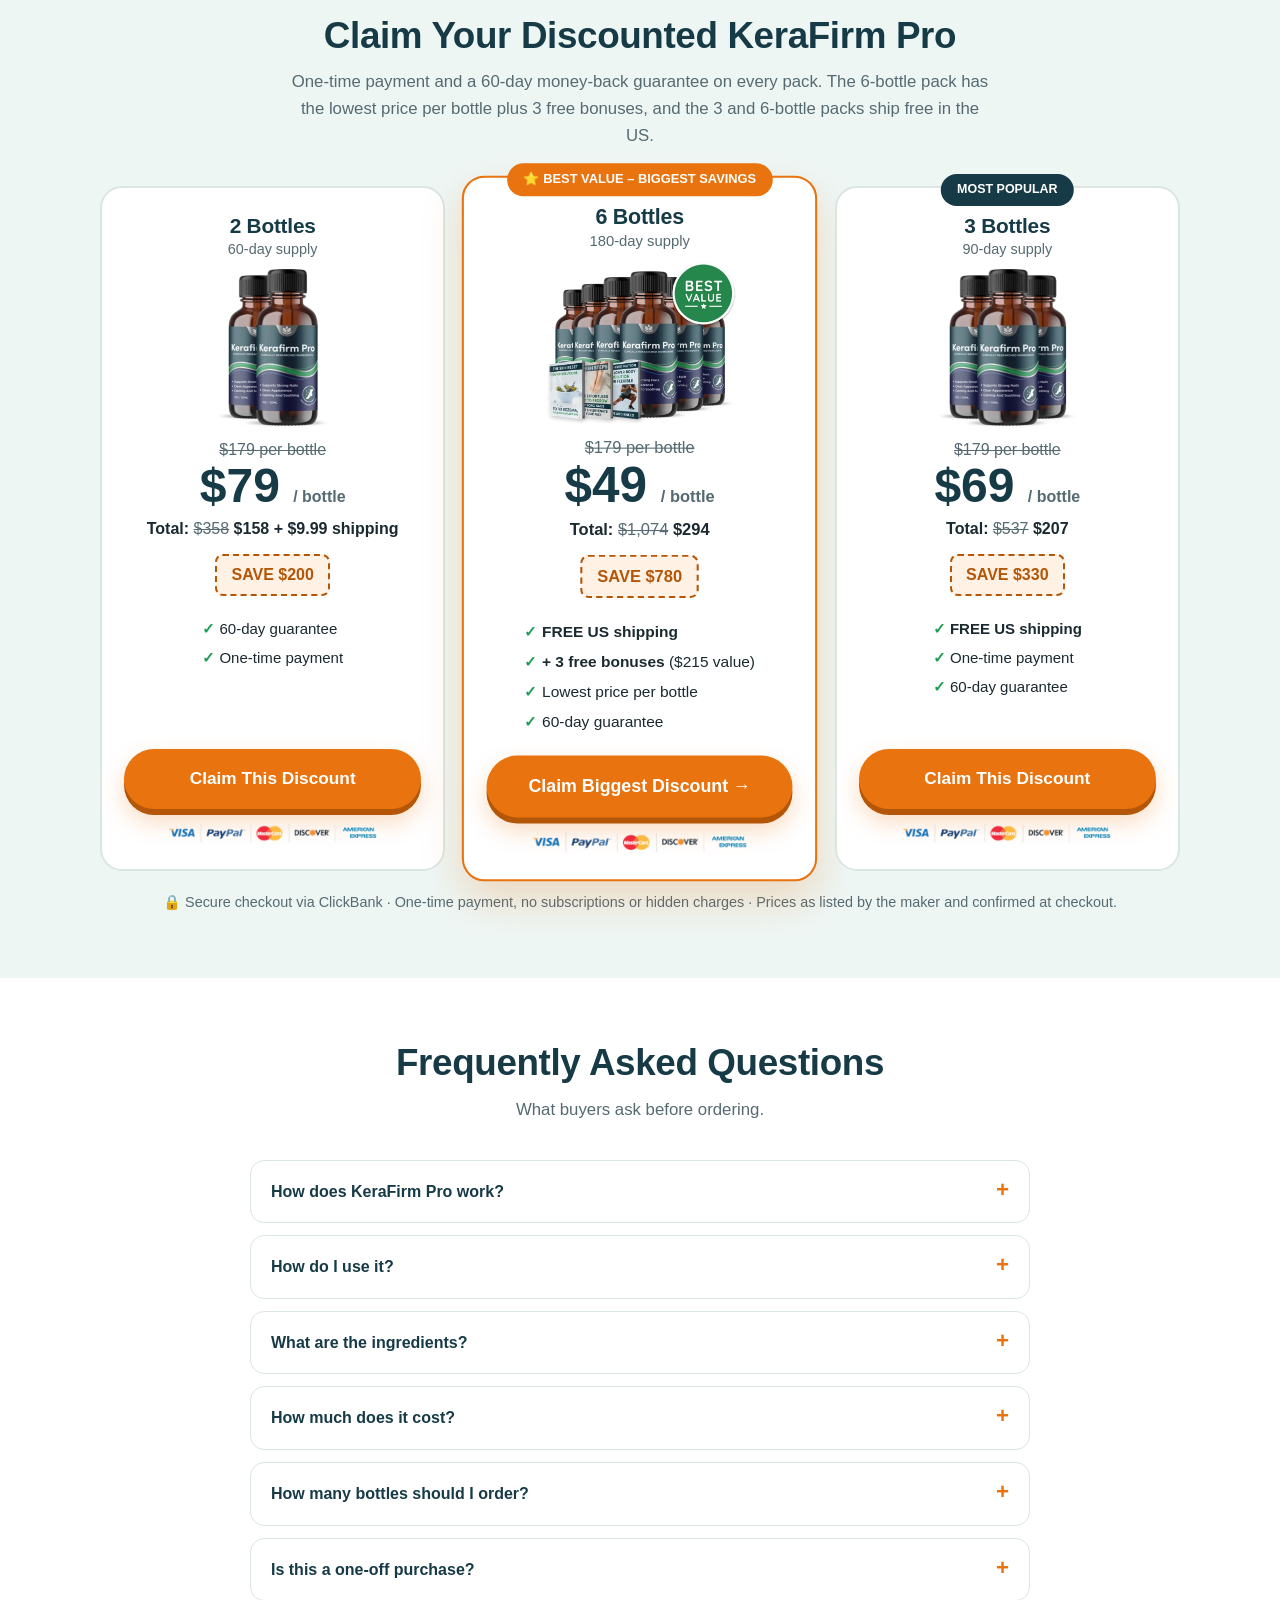
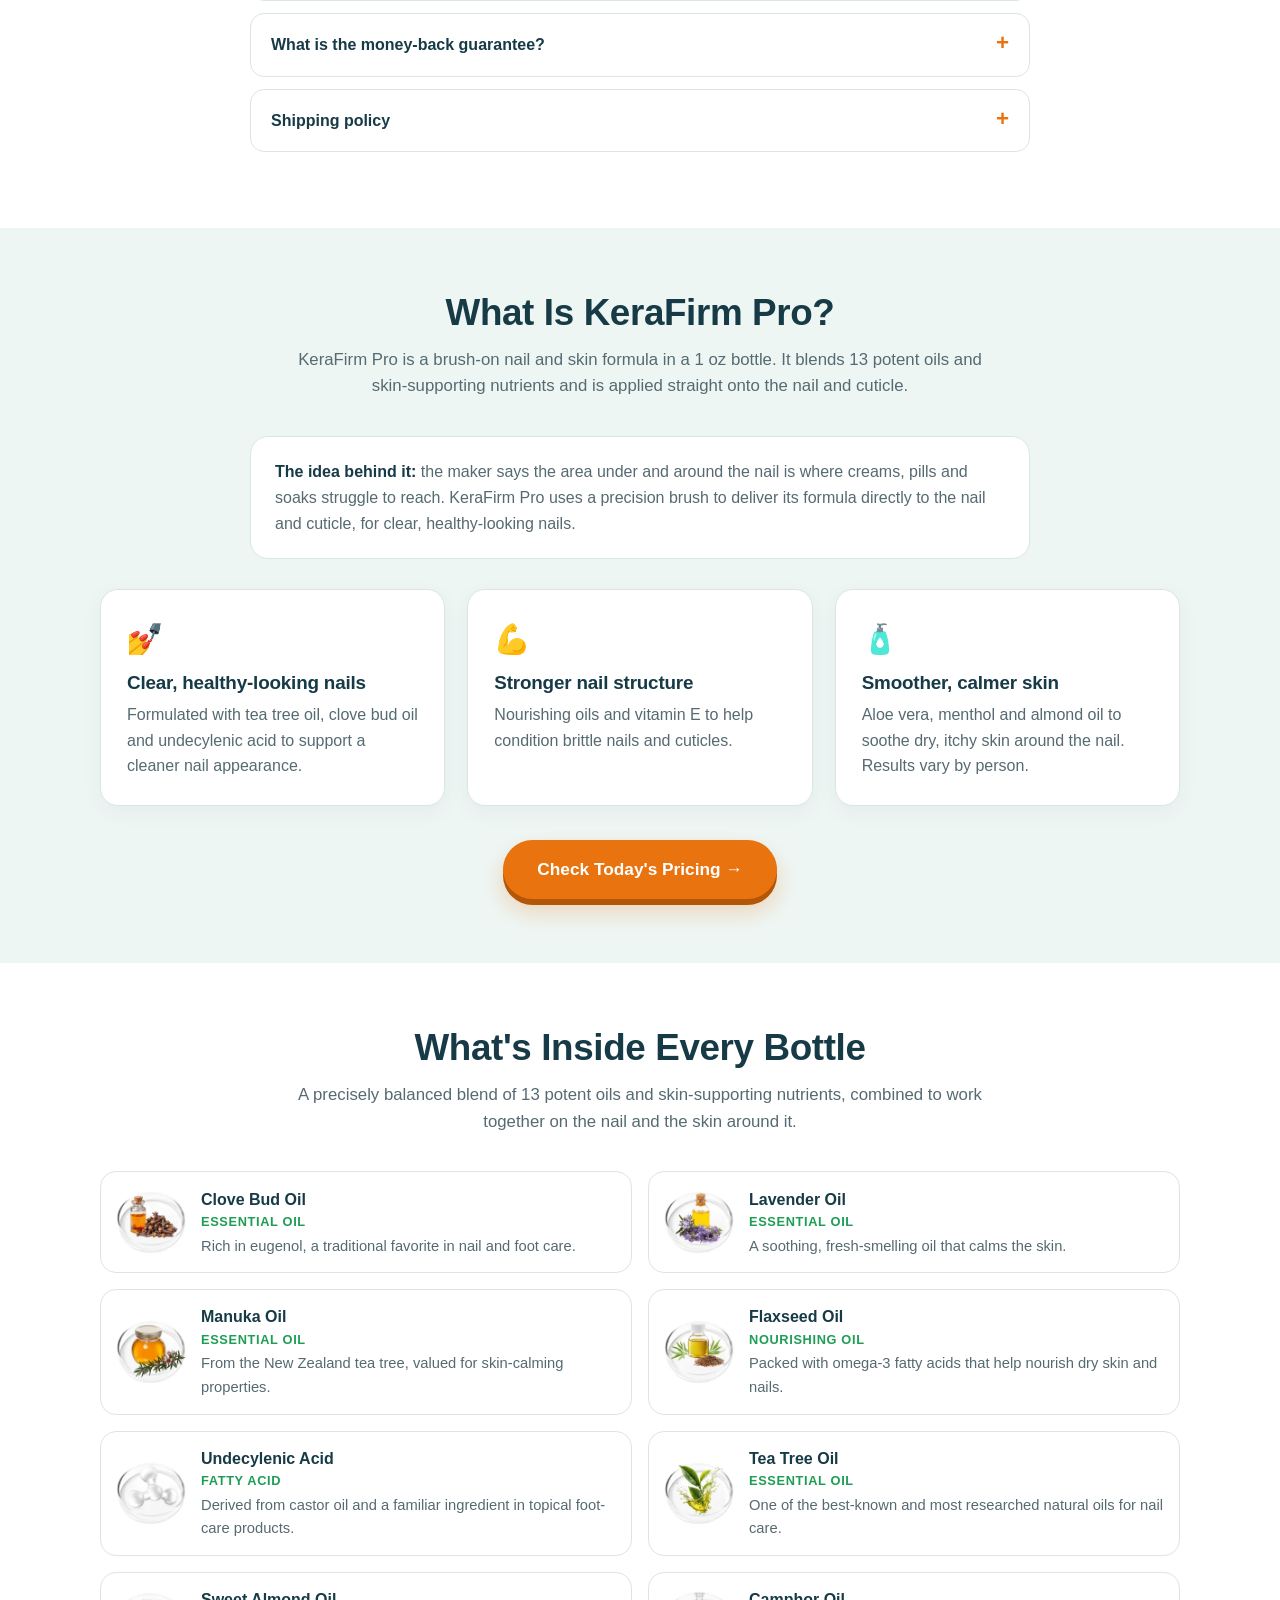
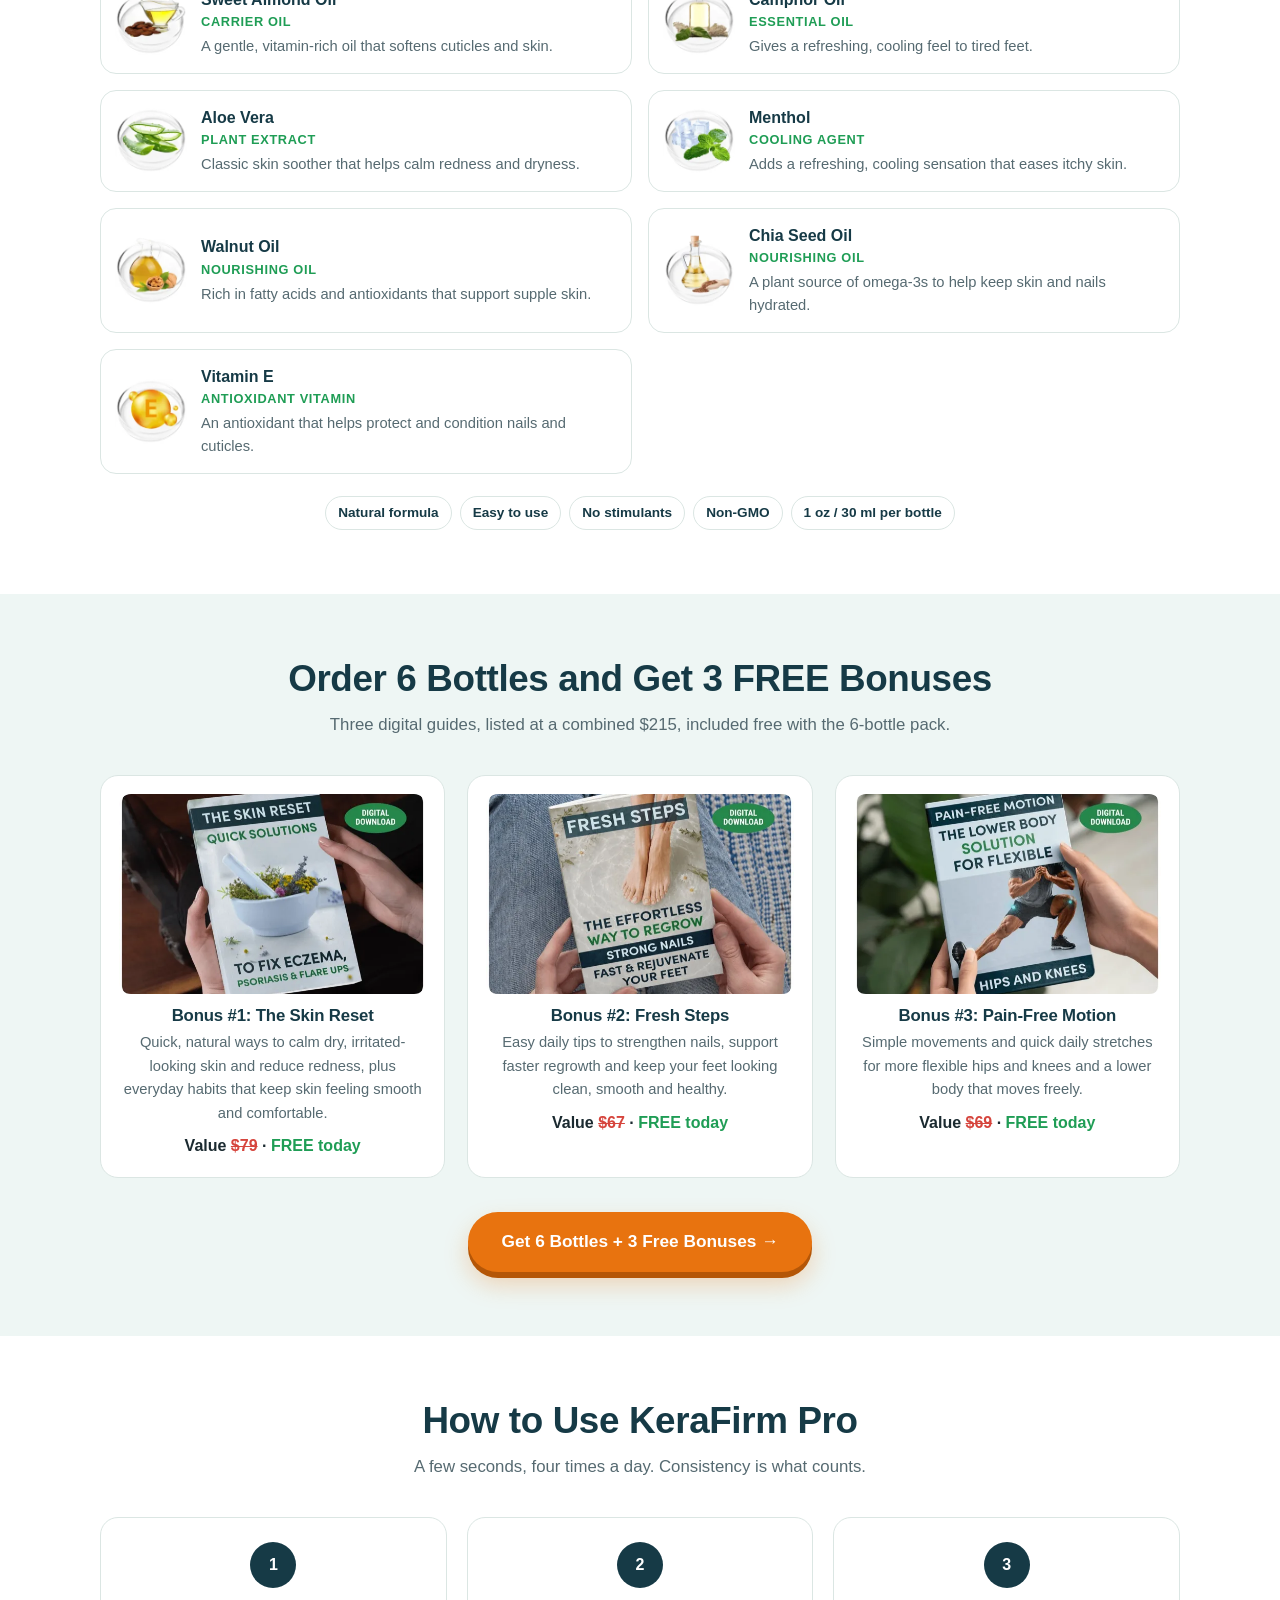
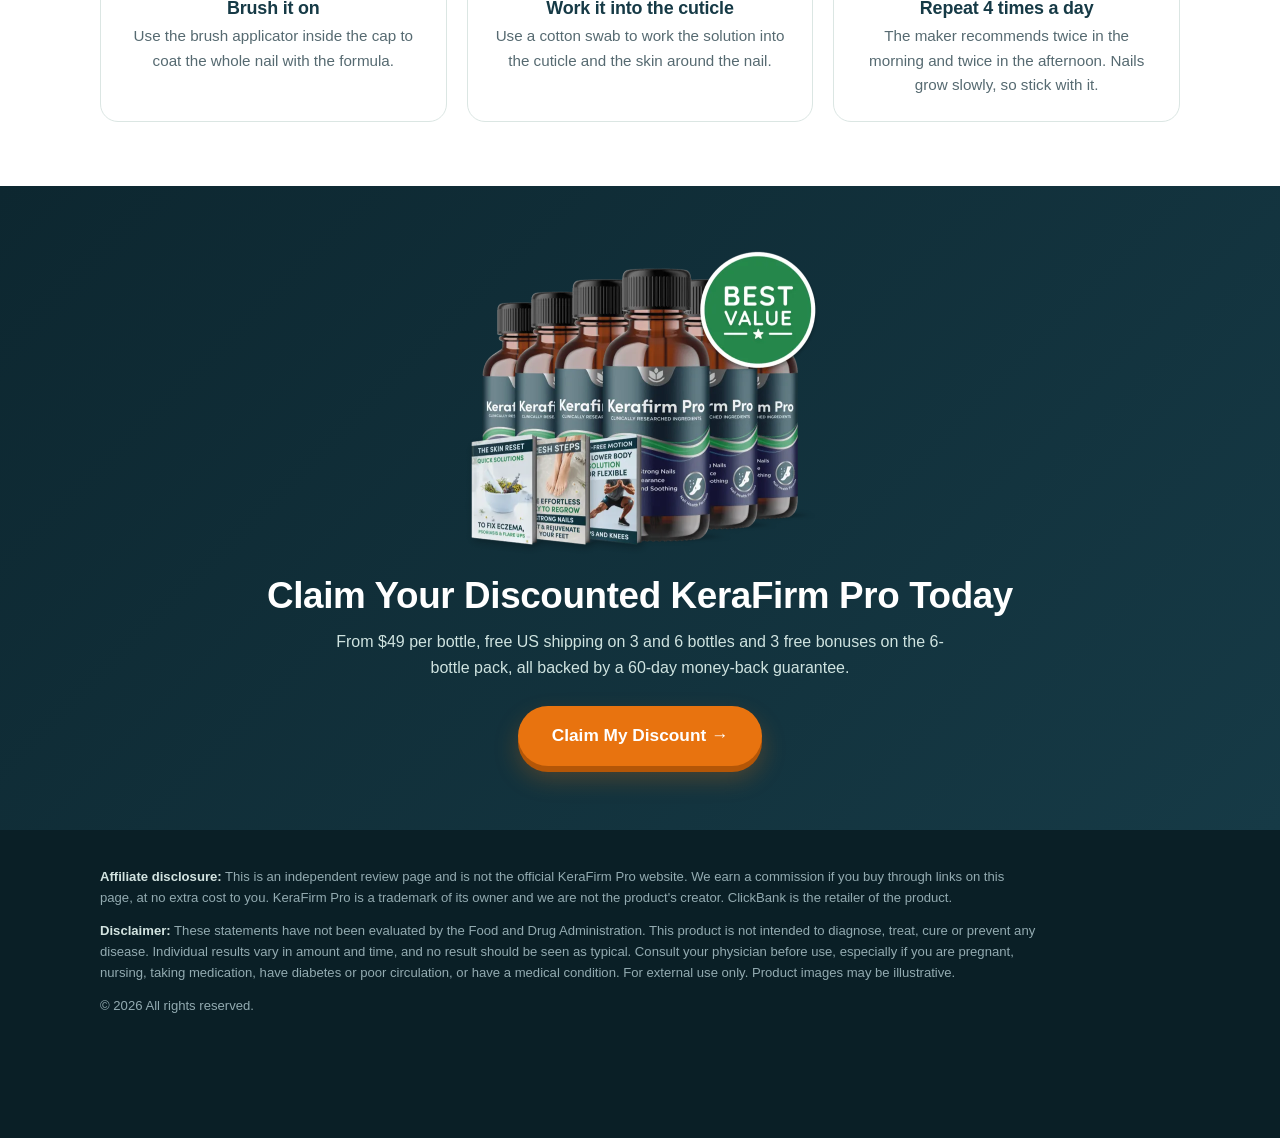
<file: guarantee.html>
<!DOCTYPE html>
<html lang="en">
<head>
<meta charset="utf-8">
<meta name="viewport" content="width=device-width, initial-scale=1">
<title>KeraFirm Pro Refund Policy: 60-Day 100% Money-Back Guarantee</title>
<meta name="description" content="How the KeraFirm Pro 60-day money-back guarantee works: send back all bottles, empty or not, with the packing slip for a full refund. Plus pricing, bonuses and FAQ.">
<link rel="preload" as="image" href="assets/bottle-hero.webp" type="image/webp" fetchpriority="high">
<link rel="icon" href="assets/favicon.png">
<style>
:root{
  --navy:#163a46; --navy-d:#0d2730; --orange:#e8730f; --orange-d:#b45607; --cream:#eef6f4; --mint:#dff0ea;
  --ink:#1b2a30; --muted:#566a71; --line:#dbe6e3; --green:#1f9d55; --red:#d6453d;
}
*{box-sizing:border-box;margin:0;padding:0}
html{scroll-behavior:smooth}
body{font-family:-apple-system,BlinkMacSystemFont,"Segoe UI",Roboto,Helvetica,Arial,sans-serif;color:var(--ink);line-height:1.6;background:#fff;-webkit-font-smoothing:antialiased}
img{max-width:100%;height:auto;display:block}
picture{display:contents}
picture source{display:none}
a{color:inherit}
.wrap{max-width:1120px;margin:0 auto;padding:0 20px}
h1,h2,h3{line-height:1.15;letter-spacing:-.01em;color:var(--navy)}
h1{font-size:clamp(2rem,4.8vw,3.1rem);font-weight:800}
h2{font-size:clamp(1.6rem,3.5vw,2.3rem);font-weight:800;text-align:center;margin-bottom:12px}
.sub{text-align:center;color:var(--muted);max-width:700px;margin:0 auto 36px;font-size:1.05rem}
section{padding:64px 0}
.alt{background:var(--cream)}

.topbar{background:var(--navy);color:#fff;text-align:center;font-size:.88rem;padding:9px 14px}
.topbar b{color:#ffc58f}
header.nav{background:#fff;border-bottom:1px solid var(--line);position:sticky;top:0;z-index:50}
header.nav .wrap{display:flex;align-items:center;justify-content:space-between;height:62px;gap:12px}
.logo{font-weight:800;font-size:1.3rem;color:var(--navy);letter-spacing:-.01em}
.logo small{display:block;font-size:.62rem;letter-spacing:.2em;color:var(--muted);font-weight:700;margin-top:-2px}
.navlinks{display:flex;gap:22px;font-weight:600;font-size:.95rem;color:var(--navy)}
.navlinks a{text-decoration:none}

.btn{display:inline-flex;align-items:center;justify-content:center;background:var(--orange);color:#fff;text-decoration:none;font-weight:800;border-radius:999px;padding:16px 34px;font-size:1.08rem;box-shadow:0 6px 0 var(--orange-d),0 12px 24px rgba(232,115,15,.28);transition:transform .15s,box-shadow .15s;text-align:center}
.btn:hover{transform:translateY(2px);box-shadow:0 4px 0 var(--orange-d),0 8px 18px rgba(232,115,15,.28)}
.btn.sm{padding:9px 20px;font-size:.92rem;box-shadow:0 3px 0 var(--orange-d)}
.btn.block{display:flex;width:100%}
.btn.pulse{animation:pulse 2.4s infinite}
@keyframes pulse{0%,100%{transform:scale(1)}50%{transform:scale(1.03)}}
@media (prefers-reduced-motion:reduce){.btn.pulse{animation:none}}

.s-hero{background:radial-gradient(ellipse at 75% 35%,#d8eee7 0%,#f1f8f6 45%,#fff 100%);padding:46px 0 60px}
.s-hero .grid{display:grid;grid-template-columns:1.1fr .9fr;gap:40px;align-items:center}
.eyebrow{display:inline-block;background:var(--mint);color:var(--navy);font-weight:800;font-size:.78rem;letter-spacing:.12em;padding:6px 14px;border-radius:999px;margin-bottom:16px}
.s-hero h1 span{color:var(--green)}
.s-hero .lead{font-size:1.12rem;color:var(--muted);margin:16px 0 18px;max-width:560px}
.s-hero ul{list-style:none;margin:0 0 24px}
.s-hero li{padding-left:28px;position:relative;margin:8px 0;font-weight:600}
.s-hero li:before{content:"✓";position:absolute;left:0;top:2px;width:20px;height:20px;border-radius:50%;background:var(--green);color:#fff;font-size:.75rem;display:flex;align-items:center;justify-content:center}
.s-hero .visual img{max-width:420px;width:100%;margin:0 auto;filter:drop-shadow(0 24px 30px rgba(0,0,0,.18))}
.cta-row{display:flex;flex-direction:column;align-items:flex-start;gap:12px}
.micro{font-size:.88rem;color:var(--muted);display:flex;flex-wrap:wrap;gap:6px 16px}
.micro span:before{content:"✓ ";color:var(--green);font-weight:800}

.trustrow{background:#fff;border-top:1px solid var(--line);border-bottom:1px solid var(--line);padding:18px 0}
.trustrow .wrap{display:grid;grid-template-columns:repeat(4,1fr);gap:14px;text-align:center;font-weight:700;color:var(--navy)}
.trustrow span{display:block;font-size:1.5rem}

.prob{display:grid;grid-template-columns:repeat(2,1fr);gap:14px;max-width:820px;margin:0 auto}
.prob div{background:#fff;border:1px solid var(--line);border-left:5px solid var(--orange);border-radius:12px;padding:14px 16px;font-weight:600;color:var(--navy)}
.note{max-width:760px;margin:26px auto 0;text-align:center;color:var(--muted);font-size:1.05rem}

.intro{display:grid;grid-template-columns:.8fr 1.2fr;gap:40px;align-items:center}
.intro img{width:100%;max-width:380px;margin:0 auto}
.intro h2{text-align:left}
.intro .kicker{color:var(--green);font-weight:800;letter-spacing:.12em;font-size:.8rem}
.intro p{color:var(--muted);margin:12px 0}

.steps{display:grid;grid-template-columns:repeat(3,1fr);gap:20px;text-align:center}
.steps>div{background:#fff;border:1px solid var(--line);border-radius:18px;padding:24px}
.steps .n{width:46px;height:46px;border-radius:50%;background:var(--navy);color:#fff;font-weight:800;display:flex;align-items:center;justify-content:center;margin:0 auto 10px}
.steps h3{font-size:1.12rem;margin-bottom:6px}
.steps p{color:var(--muted);font-size:.95rem}

.ings{display:grid;grid-template-columns:repeat(2,1fr);gap:16px}
.ing{display:flex;gap:14px;align-items:center;background:#fff;border:1px solid var(--line);border-radius:16px;padding:14px}
.ing img{width:72px;height:72px;flex:none;object-fit:contain}
.ing b{color:var(--navy);display:block}
.ing em{color:var(--green);font-style:normal;font-size:.8rem;font-weight:700;display:block;margin-bottom:2px;text-transform:uppercase;letter-spacing:.05em}
.ing p{color:var(--muted);font-size:.92rem}
.certs{display:flex;flex-wrap:wrap;gap:8px;justify-content:center;margin:22px auto 0;max-width:720px}
.certs span{background:#fff;border:1px solid var(--line);border-radius:999px;padding:5px 12px;font-size:.85rem;color:var(--navy);font-weight:600}

.ben{display:grid;grid-template-columns:repeat(3,1fr);gap:18px}
.ben>div{display:flex;gap:14px;background:#fff;border:1px solid var(--line);border-radius:16px;padding:18px}
.ben span{font-size:1.6rem}
.ben b{color:var(--navy);display:block;margin-bottom:4px}
.ben p{color:var(--muted);font-size:.93rem}

.cmp{width:100%;max-width:820px;margin:0 auto;border-collapse:collapse;background:#fff;border-radius:16px;overflow:hidden;box-shadow:0 6px 20px rgba(22,58,70,.07)}
.cmp th,.cmp td{padding:13px 12px;text-align:center;border-bottom:1px solid var(--line)}
.cmp td:first-child{text-align:left;font-weight:600;color:var(--navy)}
.cmp th{background:var(--navy);color:#fff}
.cmp .hl{background:#e3f4ec;font-weight:800;color:var(--navy)}
.cmp th.hl{background:var(--green);color:#fff}

.pricing{display:grid;grid-template-columns:repeat(3,1fr);gap:22px;align-items:stretch}
.plan{background:#fff;border:2px solid var(--line);border-radius:22px;padding:26px 22px;text-align:center;position:relative;display:flex;flex-direction:column}
.plan.best{border-color:var(--orange);box-shadow:0 18px 40px rgba(232,115,15,.22);transform:scale(1.03)}
.plan .tag{position:absolute;top:-14px;left:50%;transform:translateX(-50%);background:var(--orange);color:#fff;font-weight:800;font-size:.78rem;padding:6px 16px;border-radius:999px;white-space:nowrap}
.plan .tag.pop{background:var(--navy)}
.plan h3{font-size:1.3rem}
.plan .days{color:var(--muted);font-size:.9rem;margin-bottom:8px}
.plan .pimg{height:160px;width:auto;max-width:100%;object-fit:contain;margin:0 auto 8px}
.plan .was{color:var(--muted);text-decoration:line-through;font-size:1rem}
.plan .pp{font-size:3rem;font-weight:900;color:var(--navy);line-height:1}
.plan .pp small{font-size:1rem;font-weight:600;color:var(--muted)}
.plan .total{font-weight:700;margin:6px 0 4px}
.plan .total s{color:var(--muted);font-weight:500}
.plan .save{display:inline-block;background:#fff1e3;border:2px dashed var(--orange-d);border-radius:8px;font-weight:900;padding:6px 14px;margin:8px auto;color:var(--orange-d)}
.plan ul{list-style:none;margin:8px 0 16px;text-align:left;display:inline-block;align-self:center}
.plan li{margin:5px 0;font-size:.94rem}
.plan li:before{content:"✓ ";color:var(--green);font-weight:800}
.plan .btn{margin-top:auto}
.plan .pay{width:70%;margin:14px auto 0;opacity:.9}
.secure{text-align:center;color:var(--muted);font-size:.9rem;margin-top:20px}

.books{display:grid;grid-template-columns:repeat(3,1fr);gap:22px}
.book{background:#fff;border:1px solid var(--line);border-radius:18px;padding:18px;text-align:center}
.book img{width:100%;height:200px;object-fit:cover;border-radius:12px;margin:0 auto 12px}
.book h3{font-size:1.05rem;margin-bottom:6px}
.book p{color:var(--muted);font-size:.92rem}
.book .rrp{margin-top:8px;font-weight:700}
.book s{color:var(--red)}.book .fr{color:var(--green)}

.guar{display:grid;grid-template-columns:190px 1fr;gap:34px;align-items:center;background:#fff;border:2px dashed var(--green);border-radius:22px;padding:30px}
.guar img{width:100%;max-width:190px}
.guar h2{text-align:left}
.guar p{color:var(--muted);margin-bottom:12px}

details{background:#fff;border:1px solid var(--line);border-radius:14px;padding:18px 20px;margin-bottom:12px}
summary{font-weight:700;cursor:pointer;list-style:none;display:flex;justify-content:space-between;gap:12px;color:var(--navy)}
summary::-webkit-details-marker{display:none}
summary::after{content:"+";font-size:1.4rem;line-height:1;color:var(--orange)}
details[open] summary::after{content:"–"}
details p{margin-top:12px;color:var(--muted)}
.faq{max-width:780px;margin:0 auto}
.ship{width:100%;margin-top:12px;border-collapse:collapse;font-size:.92rem}
.ship th,.ship td{padding:8px;text-align:left;border-bottom:1px solid var(--line)}
.ship th{color:var(--navy)}

.final{background:linear-gradient(135deg,var(--navy-d),var(--navy));color:#fff;text-align:center}
.final h2{color:#fff}
.final p{color:#cfe3e0;max-width:640px;margin:0 auto 26px}
.final img{max-width:360px;margin:0 auto 18px}

footer{background:#0a1f26;color:#93abb1;font-size:.82rem;padding:36px 0 110px}
footer p{margin-bottom:12px;max-width:940px}
footer b{color:#d3e4e1}footer a{color:#c6dcd8}
.sticky{display:none}

@media (max-width:860px){
  section{padding:46px 0}
  .s-hero .grid,.intro,.guar{grid-template-columns:1fr}
  .s-hero .visual{order:-1;max-width:300px;margin:0 auto}
  .trustrow .wrap{grid-template-columns:repeat(2,1fr)}
  .prob,.ben,.steps,.ings,.books,.pricing{grid-template-columns:1fr}
  .intro,.intro h2{text-align:center}
  .plan.best{transform:none;order:-1}
  .guar{text-align:center;padding:24px}.guar h2{text-align:center}.guar img{margin:0 auto;max-width:160px}
  .cta-row{align-items:stretch}.cta-row .btn{width:100%}
  .cmp th,.cmp td{padding:10px 6px;font-size:.88rem}
  header.nav .btn,.navlinks{display:none}
  .sticky{display:block;position:fixed;left:0;right:0;bottom:0;z-index:60;background:#fff;border-top:1px solid var(--line);padding:10px 14px;box-shadow:0 -6px 20px rgba(0,0,0,.08)}
  .sticky .btn{width:100%;padding:14px;font-size:1.02rem}
}

.hero{background:linear-gradient(180deg,var(--cream),#fff);padding:46px 0 60px}
.hero .grid{display:grid;grid-template-columns:1.1fr .9fr;gap:40px;align-items:center}
.rvbadge{display:inline-flex;align-items:center;gap:8px;background:var(--navy);color:#fff;border-radius:999px;padding:6px 16px 6px 8px;font-weight:700;font-size:.85rem;margin-bottom:16px}
.rvbadge b{background:var(--orange);color:#fff;padding:3px 10px;border-radius:999px;letter-spacing:.12em;font-size:.72rem}
.hero h1 span{color:var(--green)}
.hero .lead{font-size:1.12rem;color:var(--muted);margin:16px 0 20px;max-width:560px}
.hero .visual img{max-width:420px;width:100%;margin:0 auto;filter:drop-shadow(0 24px 30px rgba(0,0,0,.18))}
.verdict{background:#fff;border:1px solid var(--line);border-radius:16px;padding:18px 20px;margin-bottom:22px;max-width:560px;box-shadow:0 6px 20px rgba(22,58,70,.06)}
.verdict h3{font-size:1rem;margin-bottom:10px}
.vgrid{display:grid;grid-template-columns:1fr 1fr;gap:14px;font-size:.92rem}
.vgrid ul{list-style:none}
.vgrid li{margin:5px 0;padding-left:20px;position:relative}
.vgrid .pro li:before{content:"✓";position:absolute;left:0;color:var(--green);font-weight:900}
.vgrid .con li:before{content:"•";position:absolute;left:4px;color:var(--red);font-weight:900}
.vgrid b{display:block;font-size:.8rem;text-transform:uppercase;letter-spacing:.06em;color:var(--muted);margin-bottom:4px}
.deal{background:#fff8ef;border:2px dashed #f3b47a;border-radius:14px;padding:12px 14px;margin:0 0 22px;max-width:560px}
.deal-h{font-weight:800;font-size:.95rem;margin-bottom:8px}
.chips{display:flex;flex-wrap:wrap;gap:8px}
.chips span{background:#fff;border:1px solid #f3cfa9;border-radius:999px;padding:5px 12px;font-size:.88rem}
.chips .hot{background:var(--navy);border-color:var(--navy);color:#fff}
.trust{border-top:1px solid var(--line);border-bottom:1px solid var(--line);padding:20px 0;background:#fff}
.trust .wrap{display:grid;grid-template-columns:repeat(4,1fr);gap:16px;text-align:center}
.trust strong{display:block;color:var(--navy)}.trust small{color:var(--muted)}
.cards{display:grid;grid-template-columns:repeat(3,1fr);gap:22px}
.card{background:#fff;border:1px solid var(--line);border-radius:18px;padding:26px;box-shadow:0 6px 20px rgba(22,58,70,.05)}
.card .ic{font-size:1.8rem;margin-bottom:10px}
.card h3{font-size:1.18rem;margin-bottom:8px}
.card p{color:var(--muted)}
.story{max-width:780px;margin:0 auto 30px;background:#fff;border:1px solid var(--line);border-radius:18px;padding:22px 24px;color:var(--muted)}
.story b{color:var(--navy)}
.shiptbl{width:100%;max-width:680px;margin:0 auto;border-collapse:collapse;background:#fff;border-radius:16px;overflow:hidden;box-shadow:0 6px 20px rgba(22,58,70,.07)}
.shiptbl th,.shiptbl td{padding:12px;text-align:left;border-bottom:1px solid var(--line)}
.shiptbl th{background:var(--navy);color:#fff}
.rv{background:var(--navy);color:#fff;font-weight:900;font-size:.68rem;letter-spacing:.14em;padding:4px 9px;border-radius:5px}
.brand{display:flex;align-items:center;gap:10px}
@media (max-width:860px){
  .hero .grid{grid-template-columns:1fr}
  .hero .visual{order:-1;max-width:300px;margin:0 auto}
  .vgrid,.cards{grid-template-columns:1fr}
  .trust .wrap{grid-template-columns:repeat(2,1fr)}
  .shiptbl th,.shiptbl td{padding:10px 8px;font-size:.88rem}
}
</style>
</head>
<body>

<header class="nav">
  <div class="wrap">
    <div class="brand"><div class="logo">KeraFirm Pro<small>NAIL HEALTH FORMULA</small></div><span class="rv">REVIEW</span></div>
    <a class="btn sm" href="go/" rel="sponsored noopener" target="_blank">Check Today's Discount</a>
  </div>
</header>

<!-- HERO -->
<section class="hero">
  <div class="wrap grid">
    <div>
      <span class="rvbadge"><b>REVIEW</b> Updated 2026 · Refund policy</span>
      <h1>KeraFirm Pro <span>Guarantee:</span> 60 Days to Try It Risk-Free</h1>
      <p class="lead">Every KeraFirm Pro order is covered by a 60-day, 100% money-back guarantee. Here's how the refund works and what each package costs today.</p>

      <div class="verdict">
        <h3>Quick verdict</h3>
        <div class="vgrid">
          <div class="pro"><b>What we like</b><ul><li>13 oils &amp; nutrients incl. tea tree</li><li>Easy brush-on applicator</li><li>60-day money-back guarantee</li><li>One-time purchase, no subscription</li></ul></div>
          <div class="con"><b>Keep in mind</b><ul><li>Ingredient amounts aren't listed</li><li>Applied 4 times a day</li><li>Results vary and take time</li></ul></div>
        </div>
      </div>

      <div class="deal">
        <div class="deal-h">Current discounted packs:</div>
        <div class="chips"><span>2 bottles · <b>$79 each</b></span><span>3 bottles · <b>$69 each</b></span><span class="hot"><b>6 bottles · $49 each</b></span></div>
      </div>

      <div class="cta-row">
        <a class="btn pulse" href="go/" rel="sponsored noopener" target="_blank">See Today's Discount →</a>
        <div class="micro"><span>3 free bonuses with 6 bottles</span><span>60-day guarantee</span><span>Free US shipping on 3+ bottles</span></div>
      </div>
    </div>
    <div class="visual"><picture><source srcset="assets/bottle-hero.webp" type="image/webp"><img width="560" height="541" decoding="async" fetchpriority="high" src="assets/bottle-hero.png" alt="Two bottles of KeraFirm Pro nail health formula, 1 oz / 30 ml"></picture></div>
  </div>
</section>

<div class="trust">
  <div class="wrap">
    <div><strong>13 Ingredients</strong><small>Oils and nutrients in one bottle</small></div>
    <div><strong>60-Day Guarantee</strong><small>100% money back</small></div>
    <div><strong>No Subscription</strong><small>One-time payment</small></div>
    <div><strong>Natural Formula</strong><small>Non-GMO, no stimulants</small></div>
  </div>
</div>

<!-- GUARANTEE -->
<section id="guarantee">
  <div class="wrap">
    <div class="guar">
      <picture><source srcset="assets/guarantee.webp" type="image/webp"><img width="380" height="380" decoding="async" src="assets/guarantee.png" alt="60-day money-back guarantee" loading="lazy"></picture>
      <div>
        <h2>100% Satisfaction: 60-Day Money-Back Guarantee</h2>
        <p>Your order is covered by an iron-clad 60-day, 100% money-back guarantee. If you're not impressed with your results, just write to the vendor and they'll refund every single cent.</p>
        <p style="margin-bottom:18px">Send back all the bottles, empty or not, with the packing slip. That's two full months to try KeraFirm Pro with zero risk.</p>
        <a class="btn" href="go/" rel="sponsored noopener" target="_blank">Try KeraFirm Pro Risk-Free →</a>
      </div>
    </div>
  </div>
</section>

<!-- PRICING -->
<section class="alt" id="pricing">
  <div class="wrap">
    <h2>Claim Your Discounted KeraFirm Pro</h2>
    <p class="sub">One-time payment and a 60-day money-back guarantee on every pack. The 6-bottle pack has the lowest price per bottle plus 3 free bonuses, and the 3 and 6-bottle packs ship free in the US.</p>
    <div class="pricing">

      <div class="plan">
        <h3>2 Bottles</h3><div class="days">60-day supply</div>
        <picture><source srcset="assets/bottle-2.webp" type="image/webp"><img width="240" height="320" decoding="async" class="pimg" src="assets/bottle-2.png" alt="KeraFirm Pro 2 bottle pack" loading="lazy"></picture>
        <div class="was">$179 per bottle</div>
        <div class="pp">$79 <small>/ bottle</small></div>
        <div class="total">Total: <s>$358</s> $158 + $9.99 shipping</div>
        <div class="save">SAVE $200</div>
        <ul><li>60-day guarantee</li><li>One-time payment</li></ul>
        <a class="btn block" href="go/" rel="sponsored noopener" target="_blank">Claim This Discount</a>
        <img width="480" height="48" decoding="async" class="pay" src="assets/cards.png" alt="Accepted credit cards" loading="lazy">
      </div>

      <div class="plan best">
        <span class="tag">⭐ BEST VALUE – BIGGEST SAVINGS</span>
        <h3>6 Bottles</h3><div class="days">180-day supply</div>
        <picture><source srcset="assets/bottle-6.webp" type="image/webp"><img width="720" height="613" decoding="async" class="pimg" src="assets/bottle-6.png" alt="KeraFirm Pro 6 bottle pack with 3 free bonuses" loading="lazy"></picture>
        <div class="was">$179 per bottle</div>
        <div class="pp">$49 <small>/ bottle</small></div>
        <div class="total">Total: <s>$1,074</s> $294</div>
        <div class="save">SAVE $780</div>
        <ul><li><b>FREE US shipping</b></li><li><b>+ 3 free bonuses</b> ($215 value)</li><li>Lowest price per bottle</li><li>60-day guarantee</li></ul>
        <a class="btn block pulse" href="go/" rel="sponsored noopener" target="_blank">Claim Biggest Discount →</a>
        <img width="480" height="48" decoding="async" class="pay" src="assets/cards.png" alt="Accepted credit cards" loading="lazy">
      </div>

      <div class="plan">
        <span class="tag pop">MOST POPULAR</span>
        <h3>3 Bottles</h3><div class="days">90-day supply</div>
        <picture><source srcset="assets/bottle-3.webp" type="image/webp"><img width="292" height="320" decoding="async" class="pimg" src="assets/bottle-3.png" alt="KeraFirm Pro 3 bottle pack" loading="lazy"></picture>
        <div class="was">$179 per bottle</div>
        <div class="pp">$69 <small>/ bottle</small></div>
        <div class="total">Total: <s>$537</s> $207</div>
        <div class="save">SAVE $330</div>
        <ul><li><b>FREE US shipping</b></li><li>One-time payment</li><li>60-day guarantee</li></ul>
        <a class="btn block" href="go/" rel="sponsored noopener" target="_blank">Claim This Discount</a>
        <img width="480" height="48" decoding="async" class="pay" src="assets/cards.png" alt="Accepted credit cards" loading="lazy">
      </div>

    </div>
    <p class="secure">🔒 Secure checkout via ClickBank · One-time payment, no subscriptions or hidden charges · Prices as listed by the maker and confirmed at checkout.</p>
  </div>
</section>

<!-- FAQ -->
<section id="faq">
  <div class="wrap">
    <h2>Frequently Asked Questions</h2>
    <p class="sub">What buyers ask before ordering.</p>
    <div class="faq">
      <details><summary>How does KeraFirm Pro work?</summary><p>KeraFirm Pro is designed to support nail health by reaching under and around the nail, an area the maker says most products miss. The precision brush delivers the formula exactly where you want it, on the nail and into the cuticle, for clear, healthy-looking nails.</p></details>
      <details><summary>How do I use it?</summary><p>Apply 4 times daily, twice in the morning and twice in the afternoon. Use the brush applicator to coat the nail and a cotton swab to work the solution into the cuticle.</p></details>
      <details><summary>What are the ingredients?</summary><p>Clove bud oil, lavender oil, manuka oil, flaxseed oil, undecylenic acid, tea tree oil, sweet almond oil, camphor oil, aloe vera, menthol, walnut oil, chia seed oil and vitamin E.</p></details>
      <details><summary>How much does it cost?</summary><p>$79 per bottle for 2 bottles ($158 + $9.99 shipping), $69 per bottle for 3 bottles ($207) or $49 per bottle for 6 bottles ($294). The 3 and 6-bottle packs ship free in the US, and the 6-bottle pack includes 3 free bonus guides.</p></details>
      <details><summary>How many bottles should I order?</summary><p>The maker says most customers choose 6 bottles for the lowest price per bottle, free shipping and the 3 free guides, and because many want to keep using it once they see results.</p></details>
      <details><summary>Is this a one-off purchase?</summary><p>Yes. There's no hidden autoship, clauses or charges. The price you see at checkout is the only price you pay.</p></details>
      <details><summary>What is the money-back guarantee?</summary><p>You can try KeraFirm Pro for a full 60 days. If you're not completely convinced, send back all the bottles, empty or not, with the packing slip for a full refund.</p></details>
      <details><summary>Shipping policy</summary>
        <table class="ship">
          <tr><th>Delivery address</th><th>Shipping fee</th><th>Shipping time</th></tr>
          <tr><td>United States</td><td>FREE (3 &amp; 6 bottles)</td><td>5–7 working days</td></tr>
          <tr><td>Canada</td><td>$15.95</td><td>10–15 working days</td></tr>
          <tr><td>UK and Ireland</td><td>$15.95</td><td>10–15 working days</td></tr>
          <tr><td>Australia and New Zealand</td><td>$15.95</td><td>10–15 working days</td></tr>
        </table>
      </details>
    </div>
  </div>
</section>

<!-- WHAT IT IS -->
<section class="alt" id="about">
  <div class="wrap">
    <h2>What Is KeraFirm Pro?</h2>
    <p class="sub">KeraFirm Pro is a brush-on nail and skin formula in a 1 oz bottle. It blends 13 potent oils and skin-supporting nutrients and is applied straight onto the nail and cuticle.</p>
    <div class="story"><b>The idea behind it:</b> the maker says the area under and around the nail is where creams, pills and soaks struggle to reach. KeraFirm Pro uses a precision brush to deliver its formula directly to the nail and cuticle, for clear, healthy-looking nails.</div>
    <div class="cards">
      <div class="card"><div class="ic">💅</div><h3>Clear, healthy-looking nails</h3><p>Formulated with tea tree oil, clove bud oil and undecylenic acid to support a cleaner nail appearance.</p></div>
      <div class="card"><div class="ic">💪</div><h3>Stronger nail structure</h3><p>Nourishing oils and vitamin E to help condition brittle nails and cuticles.</p></div>
      <div class="card"><div class="ic">🧴</div><h3>Smoother, calmer skin</h3><p>Aloe vera, menthol and almond oil to soothe dry, itchy skin around the nail. Results vary by person.</p></div>
    </div>
    <div style="text-align:center;margin-top:34px"><a class="btn" href="go/" rel="sponsored noopener" target="_blank">Check Today's Pricing →</a></div>
  </div>
</section>

<!-- INGREDIENTS -->
<section id="ingredients">
  <div class="wrap">
    <h2>What's Inside Every Bottle</h2>
    <p class="sub">A precisely balanced blend of 13 potent oils and skin-supporting nutrients, combined to work together on the nail and the skin around it.</p>
    <div class="ings">
      <div class="ing"><picture><source srcset="assets/ing-1.webp" type="image/webp"><img width="160" height="145" decoding="async" src="assets/ing-1.png" alt="Clove bud oil" loading="lazy"></picture><div><b>Clove Bud Oil</b><em>Essential oil</em><p>Rich in eugenol, a traditional favorite in nail and foot care.</p></div></div>
      <div class="ing"><picture><source srcset="assets/ing-2.webp" type="image/webp"><img width="160" height="145" decoding="async" src="assets/ing-2.png" alt="Lavender oil" loading="lazy"></picture><div><b>Lavender Oil</b><em>Essential oil</em><p>A soothing, fresh-smelling oil that calms the skin.</p></div></div>
      <div class="ing"><picture><source srcset="assets/ing-3.webp" type="image/webp"><img width="160" height="145" decoding="async" src="assets/ing-3.png" alt="Manuka oil" loading="lazy"></picture><div><b>Manuka Oil</b><em>Essential oil</em><p>From the New Zealand tea tree, valued for skin-calming properties.</p></div></div>
      <div class="ing"><picture><source srcset="assets/ing-4.webp" type="image/webp"><img width="160" height="145" decoding="async" src="assets/ing-4.png" alt="Flaxseed oil" loading="lazy"></picture><div><b>Flaxseed Oil</b><em>Nourishing oil</em><p>Packed with omega-3 fatty acids that help nourish dry skin and nails.</p></div></div>
      <div class="ing"><picture><source srcset="assets/ing-5.webp" type="image/webp"><img width="160" height="145" decoding="async" src="assets/ing-5.png" alt="Undecylenic acid" loading="lazy"></picture><div><b>Undecylenic Acid</b><em>Fatty acid</em><p>Derived from castor oil and a familiar ingredient in topical foot-care products.</p></div></div>
      <div class="ing"><picture><source srcset="assets/ing-6.webp" type="image/webp"><img width="160" height="145" decoding="async" src="assets/ing-6.png" alt="Tea tree oil" loading="lazy"></picture><div><b>Tea Tree Oil</b><em>Essential oil</em><p>One of the best-known and most researched natural oils for nail care.</p></div></div>
      <div class="ing"><picture><source srcset="assets/ing-7.webp" type="image/webp"><img width="160" height="142" decoding="async" src="assets/ing-7.png" alt="Sweet almond oil" loading="lazy"></picture><div><b>Sweet Almond Oil</b><em>Carrier oil</em><p>A gentle, vitamin-rich oil that softens cuticles and skin.</p></div></div>
      <div class="ing"><picture><source srcset="assets/ing-8.webp" type="image/webp"><img width="160" height="145" decoding="async" src="assets/ing-8.png" alt="Camphor oil" loading="lazy"></picture><div><b>Camphor Oil</b><em>Essential oil</em><p>Gives a refreshing, cooling feel to tired feet.</p></div></div>
      <div class="ing"><picture><source srcset="assets/ing-9.webp" type="image/webp"><img width="160" height="145" decoding="async" src="assets/ing-9.png" alt="Aloe vera" loading="lazy"></picture><div><b>Aloe Vera</b><em>Plant extract</em><p>Classic skin soother that helps calm redness and dryness.</p></div></div>
      <div class="ing"><picture><source srcset="assets/ing-10.webp" type="image/webp"><img width="160" height="145" decoding="async" src="assets/ing-10.png" alt="Menthol" loading="lazy"></picture><div><b>Menthol</b><em>Cooling agent</em><p>Adds a refreshing, cooling sensation that eases itchy skin.</p></div></div>
      <div class="ing"><picture><source srcset="assets/ing-11.webp" type="image/webp"><img width="160" height="149" decoding="async" src="assets/ing-11.png" alt="Walnut oil" loading="lazy"></picture><div><b>Walnut Oil</b><em>Nourishing oil</em><p>Rich in fatty acids and antioxidants that support supple skin.</p></div></div>
      <div class="ing"><picture><source srcset="assets/ing-12.webp" type="image/webp"><img width="160" height="165" decoding="async" src="assets/ing-12.png" alt="Chia seed oil" loading="lazy"></picture><div><b>Chia Seed Oil</b><em>Nourishing oil</em><p>A plant source of omega-3s to help keep skin and nails hydrated.</p></div></div>
      <div class="ing"><picture><source srcset="assets/ing-13.webp" type="image/webp"><img width="160" height="145" decoding="async" src="assets/ing-13.png" alt="Vitamin E" loading="lazy"></picture><div><b>Vitamin E</b><em>Antioxidant vitamin</em><p>An antioxidant that helps protect and condition nails and cuticles.</p></div></div>
    </div>
    <div class="certs"><span>Natural formula</span><span>Easy to use</span><span>No stimulants</span><span>Non-GMO</span><span>1 oz / 30 ml per bottle</span></div>
  </div>
</section>

<!-- BONUSES -->
<section class="alt" id="bonuses">
  <div class="wrap">
    <h2>Order 6 Bottles and Get 3 FREE Bonuses</h2>
    <p class="sub">Three digital guides, listed at a combined $215, included free with the 6-bottle pack.</p>
    <div class="books">
      <div class="book"><picture><source srcset="assets/bonus-1.webp" type="image/webp"><img width="600" height="423" decoding="async" src="assets/bonus-1.jpg" alt="The Skin Reset eBook" loading="lazy"></picture><h3>Bonus #1: The Skin Reset</h3><p>Quick, natural ways to calm dry, irritated-looking skin and reduce redness, plus everyday habits that keep skin feeling smooth and comfortable.</p><div class="rrp">Value <s>$79</s> · <span class="fr">FREE today</span></div></div>
      <div class="book"><picture><source srcset="assets/bonus-2.webp" type="image/webp"><img width="600" height="423" decoding="async" src="assets/bonus-2.jpg" alt="Fresh Steps eBook" loading="lazy"></picture><h3>Bonus #2: Fresh Steps</h3><p>Easy daily tips to strengthen nails, support faster regrowth and keep your feet looking clean, smooth and healthy.</p><div class="rrp">Value <s>$67</s> · <span class="fr">FREE today</span></div></div>
      <div class="book"><picture><source srcset="assets/bonus-3.webp" type="image/webp"><img width="600" height="423" decoding="async" src="assets/bonus-3.jpg" alt="Pain-Free Motion eBook" loading="lazy"></picture><h3>Bonus #3: Pain-Free Motion</h3><p>Simple movements and quick daily stretches for more flexible hips and knees and a lower body that moves freely.</p><div class="rrp">Value <s>$69</s> · <span class="fr">FREE today</span></div></div>
    </div>
    <div style="text-align:center;margin-top:34px"><a class="btn" href="go/" rel="sponsored noopener" target="_blank">Get 6 Bottles + 3 Free Bonuses →</a></div>
  </div>
</section>

<!-- HOW TO USE -->
<section id="how">
  <div class="wrap">
    <h2>How to Use KeraFirm Pro</h2>
    <p class="sub">A few seconds, four times a day. Consistency is what counts.</p>
    <div class="steps">
      <div><div class="n">1</div><h3>Brush it on</h3><p>Use the brush applicator inside the cap to coat the whole nail with the formula.</p></div>
      <div><div class="n">2</div><h3>Work it into the cuticle</h3><p>Use a cotton swab to work the solution into the cuticle and the skin around the nail.</p></div>
      <div><div class="n">3</div><h3>Repeat 4 times a day</h3><p>The maker recommends twice in the morning and twice in the afternoon. Nails grow slowly, so stick with it.</p></div>
    </div>
  </div>
</section>

<!-- FINAL CTA -->
<section class="final">
  <div class="wrap">
    <picture><source srcset="assets/bottle-6.webp" type="image/webp"><img width="720" height="613" decoding="async" src="assets/bottle-6.png" alt="KeraFirm Pro 6 bottle best value pack" loading="lazy"></picture>
    <h2>Claim Your Discounted KeraFirm Pro Today</h2>
    <p>From $49 per bottle, free US shipping on 3 and 6 bottles and 3 free bonuses on the 6-bottle pack, all backed by a 60-day money-back guarantee.</p>
    <a class="btn pulse" href="go/" rel="sponsored noopener" target="_blank">Claim My Discount →</a>
  </div>
</section>

<footer>
  <div class="wrap">
    <p><b>Affiliate disclosure:</b> This is an independent review page and is not the official KeraFirm Pro website. We earn a commission if you buy through links on this page, at no extra cost to you. KeraFirm Pro is a trademark of its owner and we are not the product's creator. ClickBank is the retailer of the product.</p>
    <p><b>Disclaimer:</b> These statements have not been evaluated by the Food and Drug Administration. This product is not intended to diagnose, treat, cure or prevent any disease. Individual results vary in amount and time, and no result should be seen as typical. Consult your physician before use, especially if you are pregnant, nursing, taking medication, have diabetes or poor circulation, or have a medical condition. For external use only. Product images may be illustrative.</p>
    <p>&copy; <span id="yr"></span> All rights reserved.</p>
  </div>
</footer>

<div class="sticky"><a class="btn pulse" href="go/" rel="sponsored noopener" target="_blank">Claim Discount – Save Up to $780 →</a></div>

<script>
// Opening from disk (file://) has no web server, so folder links need index.html. On a real domain this is skipped.
if (location.protocol === "file:") document.querySelectorAll('a[href="go/"]').forEach(function(a){ a.setAttribute("href", "go/index.html"); });
document.getElementById("yr").textContent = new Date().getFullYear();
</script>
</body>
</html>
</file>
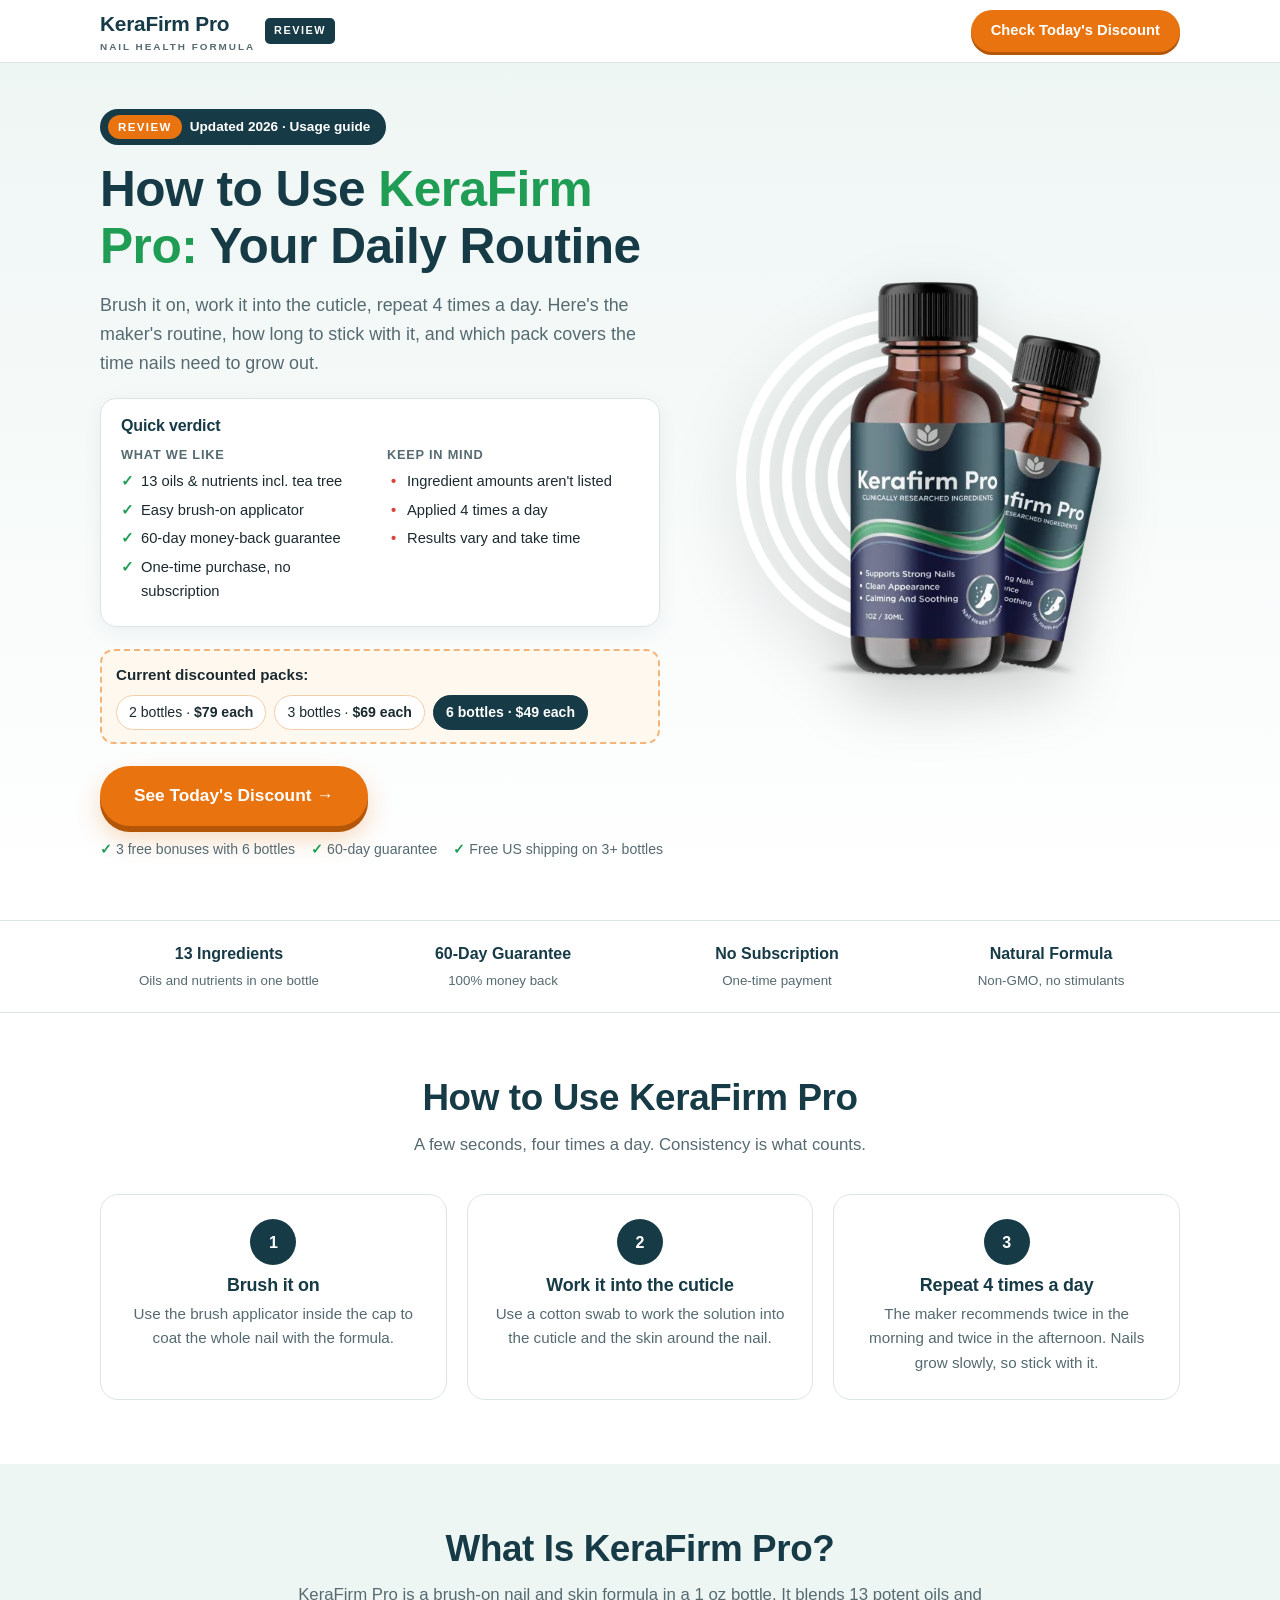
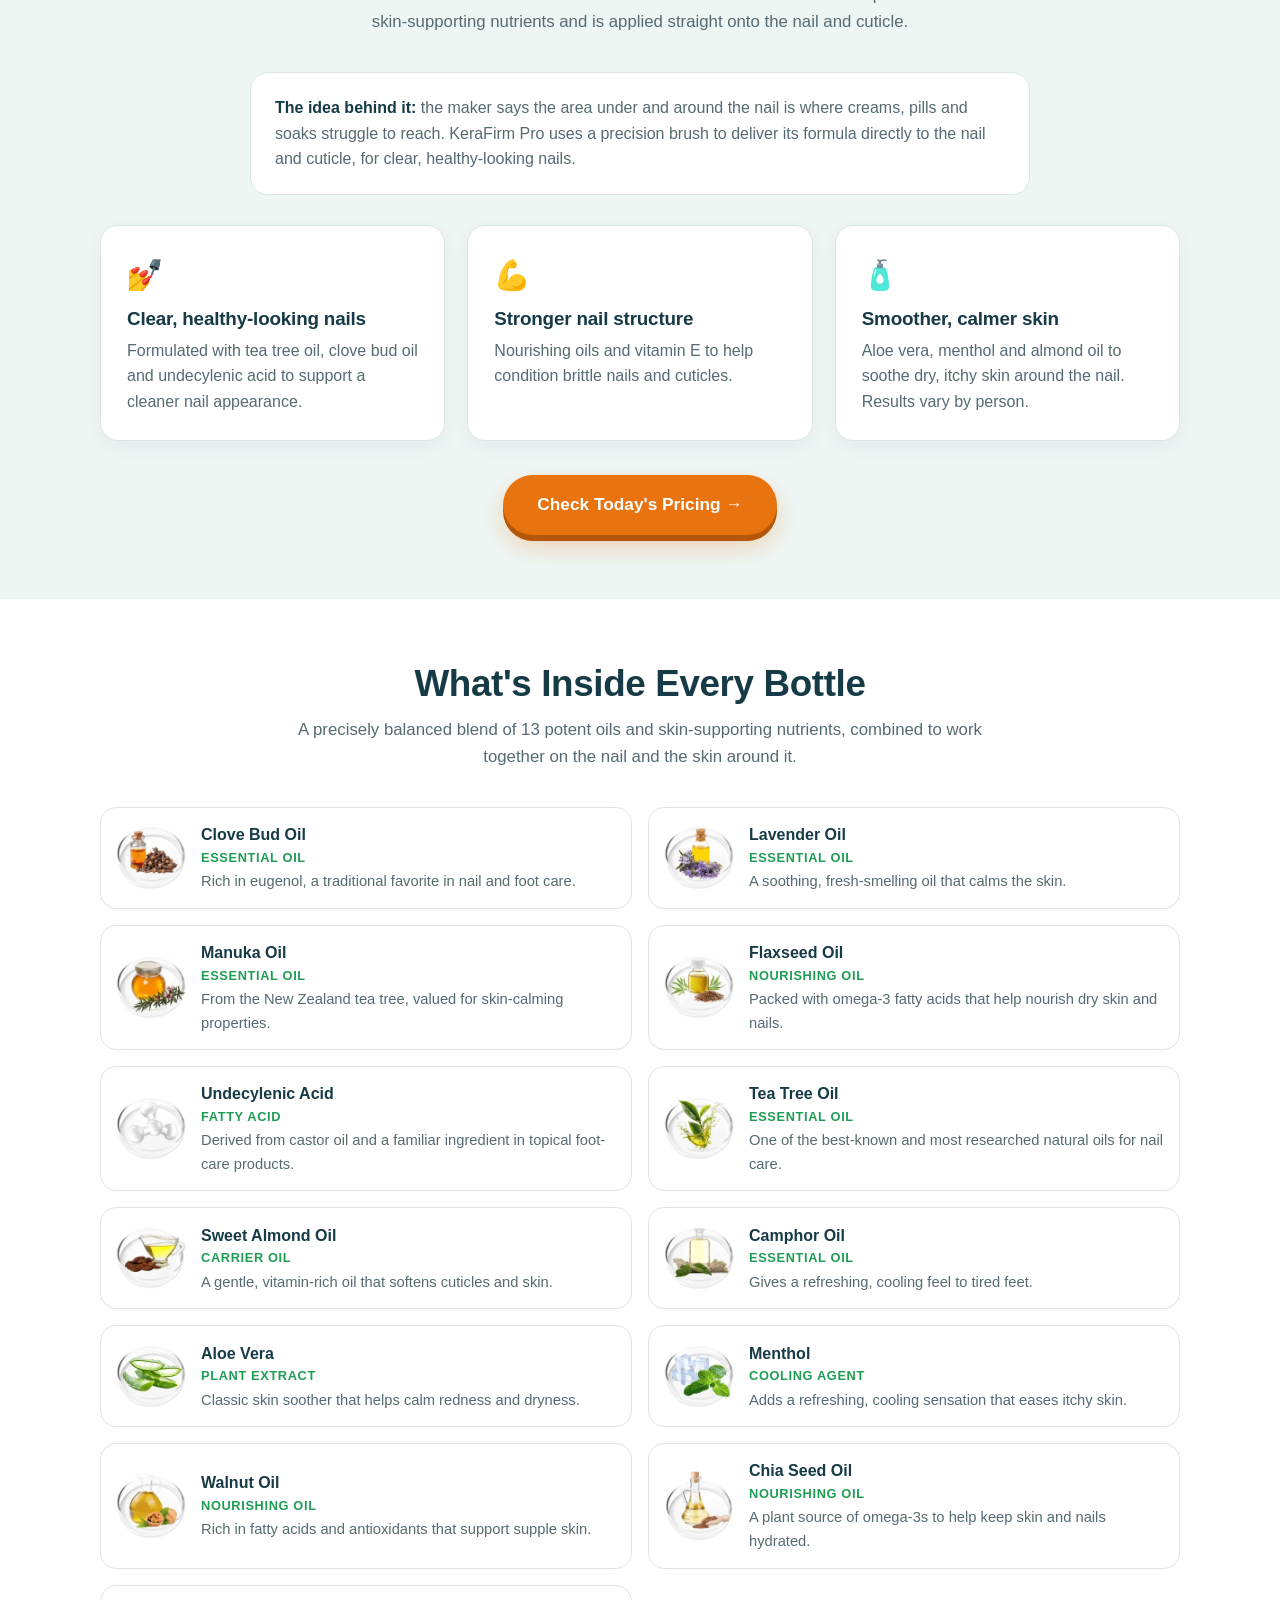
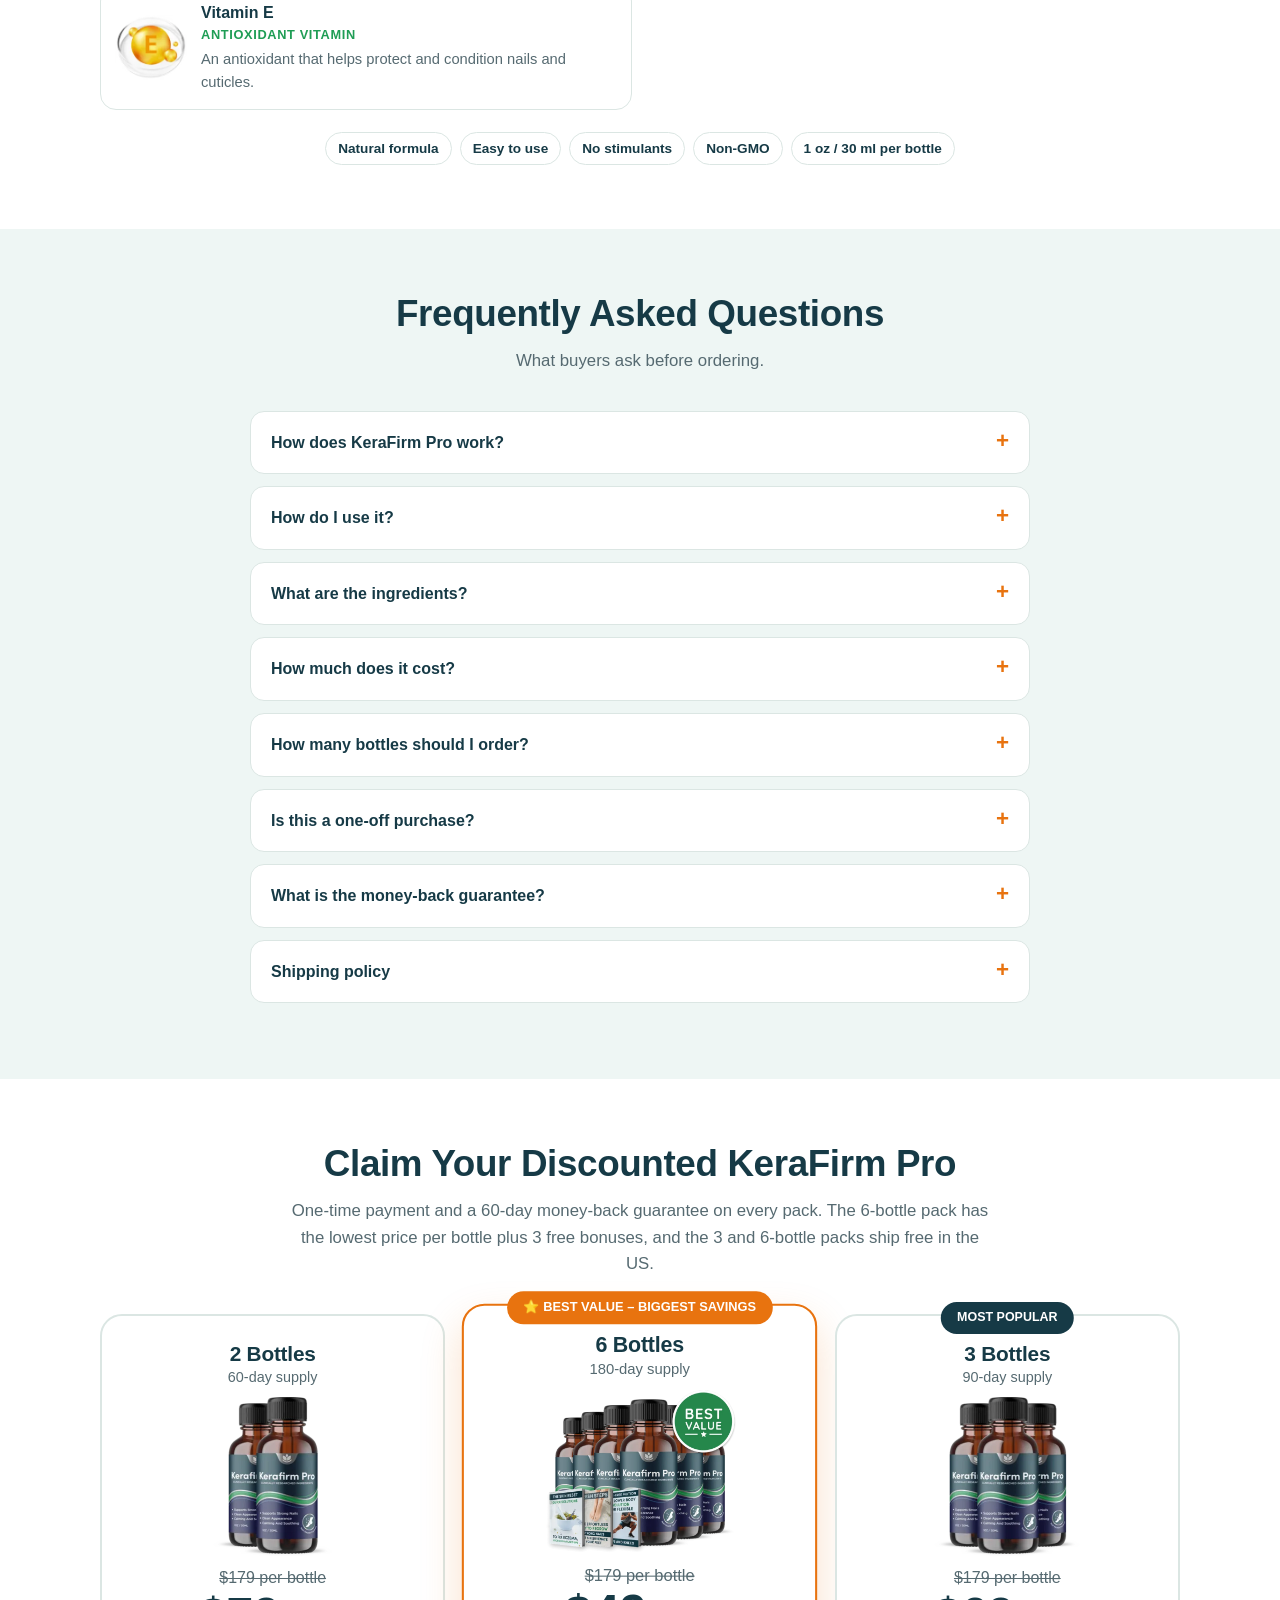
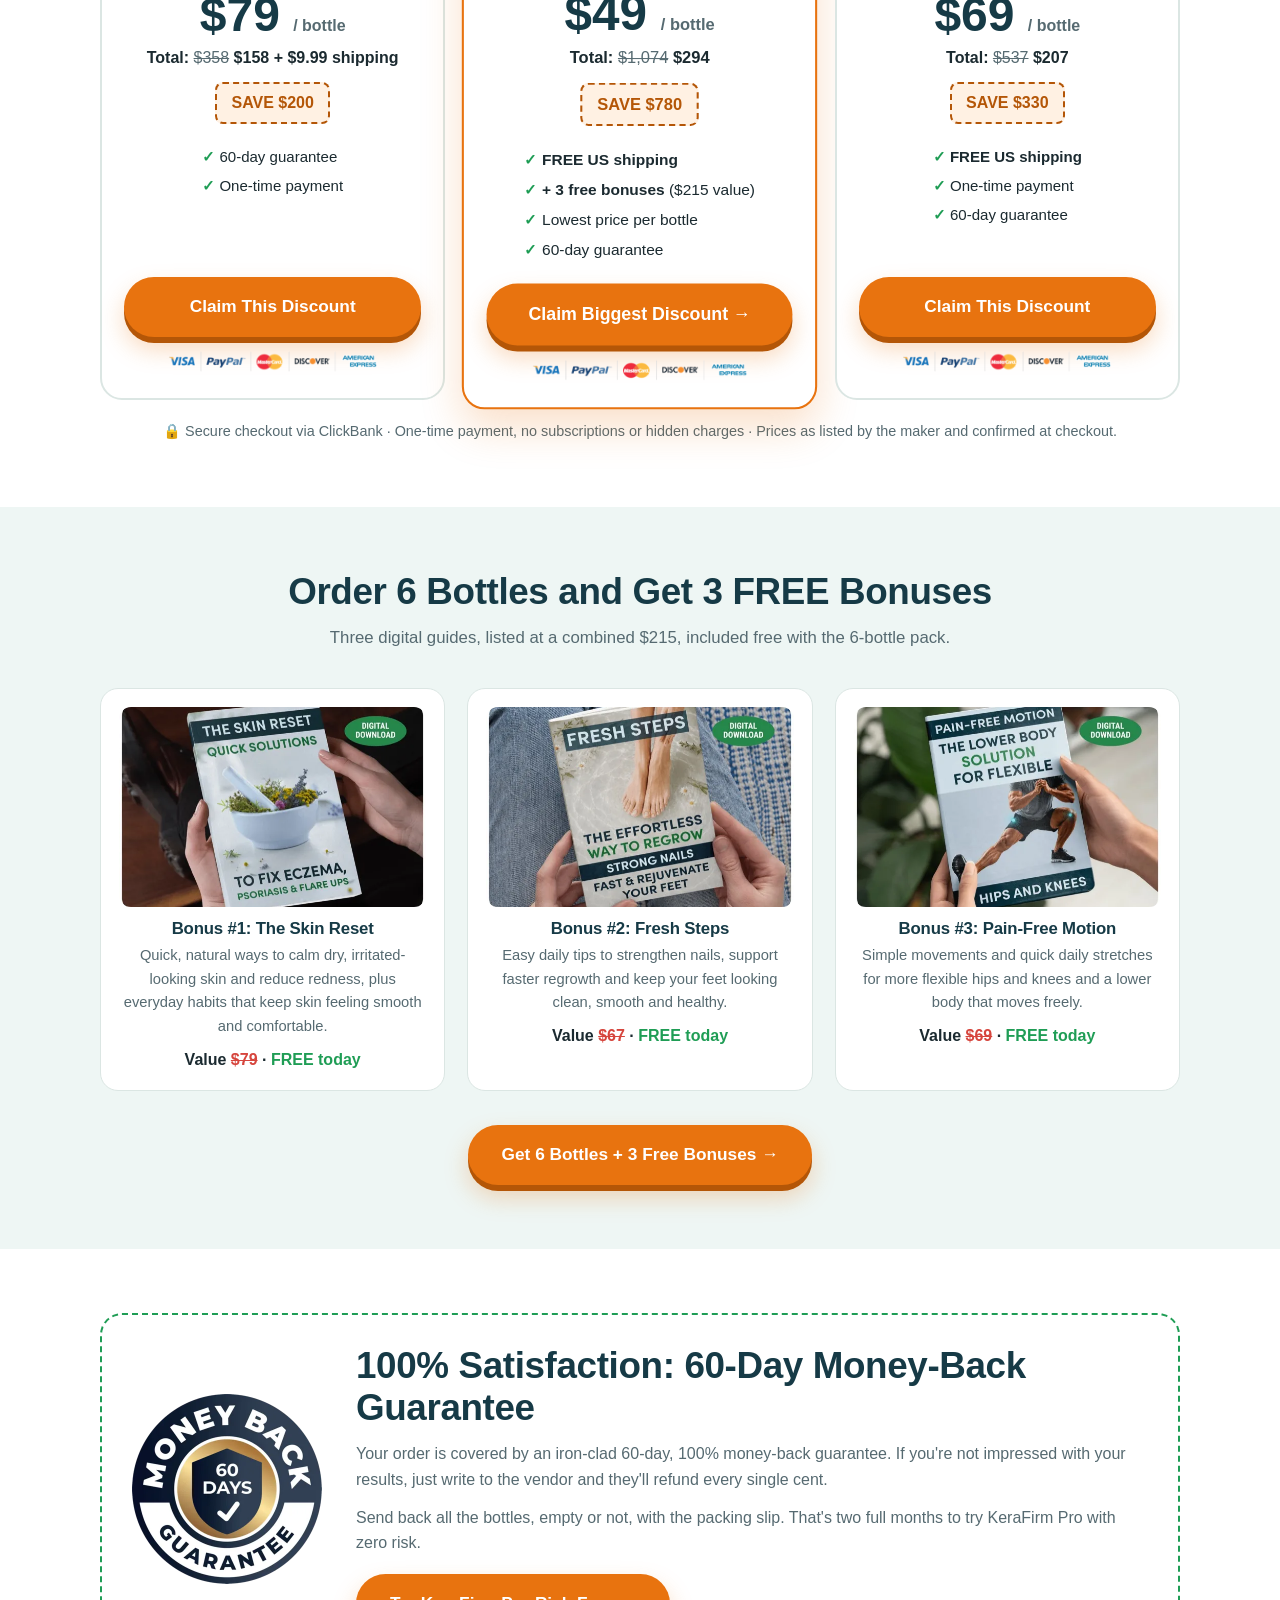
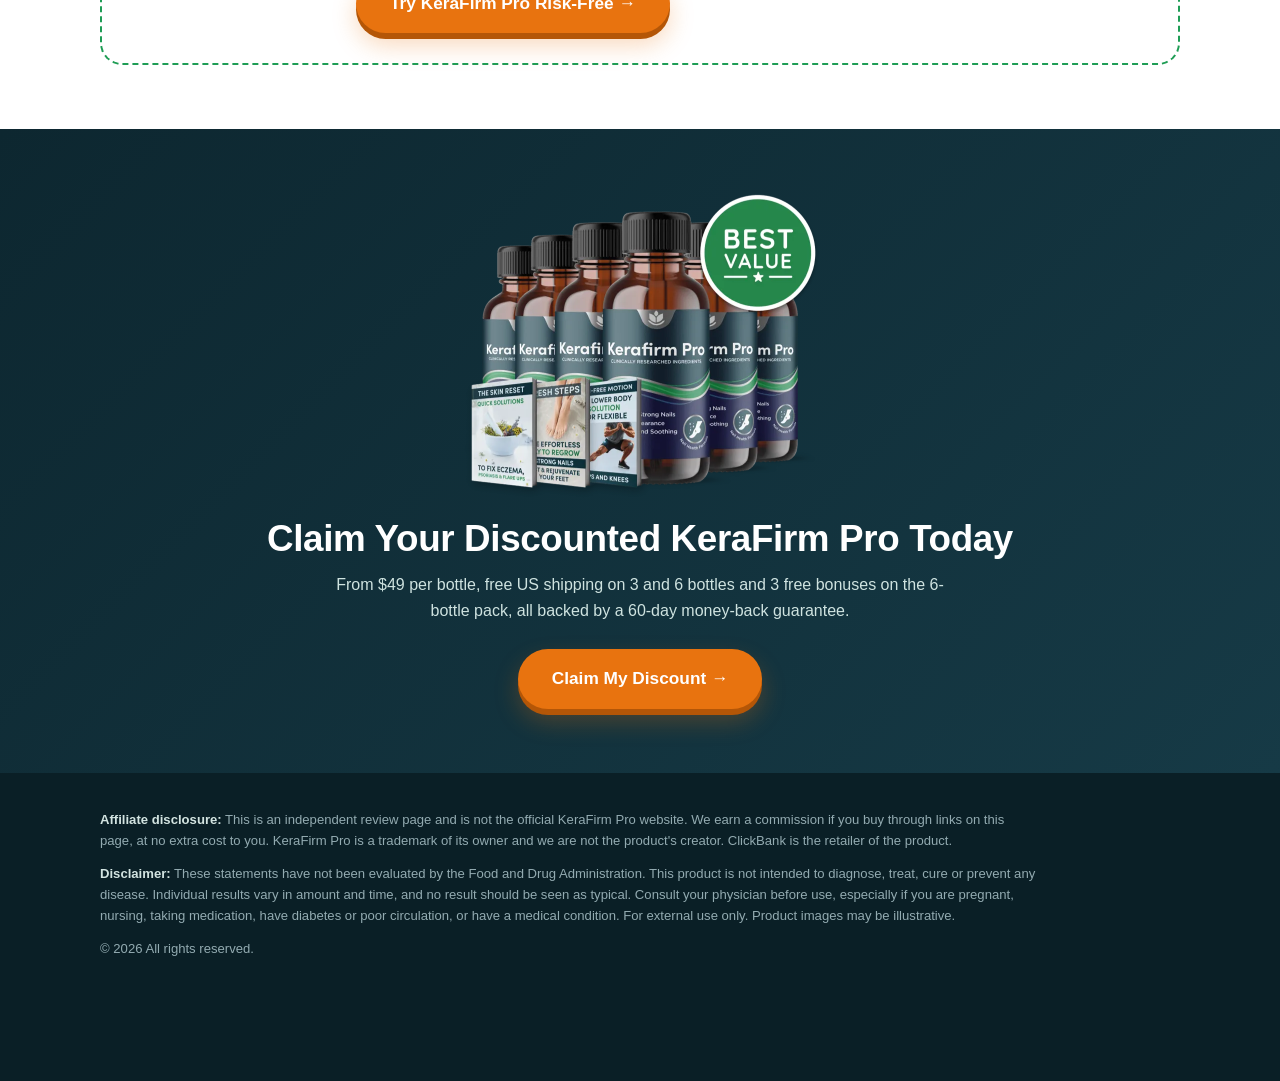
<file: how-to-take.html>
<!DOCTYPE html>
<html lang="en">
<head>
<meta charset="utf-8">
<meta name="viewport" content="width=device-width, initial-scale=1">
<title>How to Use KeraFirm Pro: Application, Timing &amp; How Long to Use It</title>
<meta name="description" content="How to apply KeraFirm Pro: brush it onto the nail and work it into the cuticle 4 times a day. Plus how long to use it, pricing and the 60-day money-back guarantee.">
<link rel="preload" as="image" href="assets/bottle-hero.webp" type="image/webp" fetchpriority="high">
<link rel="icon" href="assets/favicon.png">
<style>
:root{
  --navy:#163a46; --navy-d:#0d2730; --orange:#e8730f; --orange-d:#b45607; --cream:#eef6f4; --mint:#dff0ea;
  --ink:#1b2a30; --muted:#566a71; --line:#dbe6e3; --green:#1f9d55; --red:#d6453d;
}
*{box-sizing:border-box;margin:0;padding:0}
html{scroll-behavior:smooth}
body{font-family:-apple-system,BlinkMacSystemFont,"Segoe UI",Roboto,Helvetica,Arial,sans-serif;color:var(--ink);line-height:1.6;background:#fff;-webkit-font-smoothing:antialiased}
img{max-width:100%;height:auto;display:block}
picture{display:contents}
picture source{display:none}
a{color:inherit}
.wrap{max-width:1120px;margin:0 auto;padding:0 20px}
h1,h2,h3{line-height:1.15;letter-spacing:-.01em;color:var(--navy)}
h1{font-size:clamp(2rem,4.8vw,3.1rem);font-weight:800}
h2{font-size:clamp(1.6rem,3.5vw,2.3rem);font-weight:800;text-align:center;margin-bottom:12px}
.sub{text-align:center;color:var(--muted);max-width:700px;margin:0 auto 36px;font-size:1.05rem}
section{padding:64px 0}
.alt{background:var(--cream)}

.topbar{background:var(--navy);color:#fff;text-align:center;font-size:.88rem;padding:9px 14px}
.topbar b{color:#ffc58f}
header.nav{background:#fff;border-bottom:1px solid var(--line);position:sticky;top:0;z-index:50}
header.nav .wrap{display:flex;align-items:center;justify-content:space-between;height:62px;gap:12px}
.logo{font-weight:800;font-size:1.3rem;color:var(--navy);letter-spacing:-.01em}
.logo small{display:block;font-size:.62rem;letter-spacing:.2em;color:var(--muted);font-weight:700;margin-top:-2px}
.navlinks{display:flex;gap:22px;font-weight:600;font-size:.95rem;color:var(--navy)}
.navlinks a{text-decoration:none}

.btn{display:inline-flex;align-items:center;justify-content:center;background:var(--orange);color:#fff;text-decoration:none;font-weight:800;border-radius:999px;padding:16px 34px;font-size:1.08rem;box-shadow:0 6px 0 var(--orange-d),0 12px 24px rgba(232,115,15,.28);transition:transform .15s,box-shadow .15s;text-align:center}
.btn:hover{transform:translateY(2px);box-shadow:0 4px 0 var(--orange-d),0 8px 18px rgba(232,115,15,.28)}
.btn.sm{padding:9px 20px;font-size:.92rem;box-shadow:0 3px 0 var(--orange-d)}
.btn.block{display:flex;width:100%}
.btn.pulse{animation:pulse 2.4s infinite}
@keyframes pulse{0%,100%{transform:scale(1)}50%{transform:scale(1.03)}}
@media (prefers-reduced-motion:reduce){.btn.pulse{animation:none}}

.s-hero{background:radial-gradient(ellipse at 75% 35%,#d8eee7 0%,#f1f8f6 45%,#fff 100%);padding:46px 0 60px}
.s-hero .grid{display:grid;grid-template-columns:1.1fr .9fr;gap:40px;align-items:center}
.eyebrow{display:inline-block;background:var(--mint);color:var(--navy);font-weight:800;font-size:.78rem;letter-spacing:.12em;padding:6px 14px;border-radius:999px;margin-bottom:16px}
.s-hero h1 span{color:var(--green)}
.s-hero .lead{font-size:1.12rem;color:var(--muted);margin:16px 0 18px;max-width:560px}
.s-hero ul{list-style:none;margin:0 0 24px}
.s-hero li{padding-left:28px;position:relative;margin:8px 0;font-weight:600}
.s-hero li:before{content:"✓";position:absolute;left:0;top:2px;width:20px;height:20px;border-radius:50%;background:var(--green);color:#fff;font-size:.75rem;display:flex;align-items:center;justify-content:center}
.s-hero .visual img{max-width:420px;width:100%;margin:0 auto;filter:drop-shadow(0 24px 30px rgba(0,0,0,.18))}
.cta-row{display:flex;flex-direction:column;align-items:flex-start;gap:12px}
.micro{font-size:.88rem;color:var(--muted);display:flex;flex-wrap:wrap;gap:6px 16px}
.micro span:before{content:"✓ ";color:var(--green);font-weight:800}

.trustrow{background:#fff;border-top:1px solid var(--line);border-bottom:1px solid var(--line);padding:18px 0}
.trustrow .wrap{display:grid;grid-template-columns:repeat(4,1fr);gap:14px;text-align:center;font-weight:700;color:var(--navy)}
.trustrow span{display:block;font-size:1.5rem}

.prob{display:grid;grid-template-columns:repeat(2,1fr);gap:14px;max-width:820px;margin:0 auto}
.prob div{background:#fff;border:1px solid var(--line);border-left:5px solid var(--orange);border-radius:12px;padding:14px 16px;font-weight:600;color:var(--navy)}
.note{max-width:760px;margin:26px auto 0;text-align:center;color:var(--muted);font-size:1.05rem}

.intro{display:grid;grid-template-columns:.8fr 1.2fr;gap:40px;align-items:center}
.intro img{width:100%;max-width:380px;margin:0 auto}
.intro h2{text-align:left}
.intro .kicker{color:var(--green);font-weight:800;letter-spacing:.12em;font-size:.8rem}
.intro p{color:var(--muted);margin:12px 0}

.steps{display:grid;grid-template-columns:repeat(3,1fr);gap:20px;text-align:center}
.steps>div{background:#fff;border:1px solid var(--line);border-radius:18px;padding:24px}
.steps .n{width:46px;height:46px;border-radius:50%;background:var(--navy);color:#fff;font-weight:800;display:flex;align-items:center;justify-content:center;margin:0 auto 10px}
.steps h3{font-size:1.12rem;margin-bottom:6px}
.steps p{color:var(--muted);font-size:.95rem}

.ings{display:grid;grid-template-columns:repeat(2,1fr);gap:16px}
.ing{display:flex;gap:14px;align-items:center;background:#fff;border:1px solid var(--line);border-radius:16px;padding:14px}
.ing img{width:72px;height:72px;flex:none;object-fit:contain}
.ing b{color:var(--navy);display:block}
.ing em{color:var(--green);font-style:normal;font-size:.8rem;font-weight:700;display:block;margin-bottom:2px;text-transform:uppercase;letter-spacing:.05em}
.ing p{color:var(--muted);font-size:.92rem}
.certs{display:flex;flex-wrap:wrap;gap:8px;justify-content:center;margin:22px auto 0;max-width:720px}
.certs span{background:#fff;border:1px solid var(--line);border-radius:999px;padding:5px 12px;font-size:.85rem;color:var(--navy);font-weight:600}

.ben{display:grid;grid-template-columns:repeat(3,1fr);gap:18px}
.ben>div{display:flex;gap:14px;background:#fff;border:1px solid var(--line);border-radius:16px;padding:18px}
.ben span{font-size:1.6rem}
.ben b{color:var(--navy);display:block;margin-bottom:4px}
.ben p{color:var(--muted);font-size:.93rem}

.cmp{width:100%;max-width:820px;margin:0 auto;border-collapse:collapse;background:#fff;border-radius:16px;overflow:hidden;box-shadow:0 6px 20px rgba(22,58,70,.07)}
.cmp th,.cmp td{padding:13px 12px;text-align:center;border-bottom:1px solid var(--line)}
.cmp td:first-child{text-align:left;font-weight:600;color:var(--navy)}
.cmp th{background:var(--navy);color:#fff}
.cmp .hl{background:#e3f4ec;font-weight:800;color:var(--navy)}
.cmp th.hl{background:var(--green);color:#fff}

.pricing{display:grid;grid-template-columns:repeat(3,1fr);gap:22px;align-items:stretch}
.plan{background:#fff;border:2px solid var(--line);border-radius:22px;padding:26px 22px;text-align:center;position:relative;display:flex;flex-direction:column}
.plan.best{border-color:var(--orange);box-shadow:0 18px 40px rgba(232,115,15,.22);transform:scale(1.03)}
.plan .tag{position:absolute;top:-14px;left:50%;transform:translateX(-50%);background:var(--orange);color:#fff;font-weight:800;font-size:.78rem;padding:6px 16px;border-radius:999px;white-space:nowrap}
.plan .tag.pop{background:var(--navy)}
.plan h3{font-size:1.3rem}
.plan .days{color:var(--muted);font-size:.9rem;margin-bottom:8px}
.plan .pimg{height:160px;width:auto;max-width:100%;object-fit:contain;margin:0 auto 8px}
.plan .was{color:var(--muted);text-decoration:line-through;font-size:1rem}
.plan .pp{font-size:3rem;font-weight:900;color:var(--navy);line-height:1}
.plan .pp small{font-size:1rem;font-weight:600;color:var(--muted)}
.plan .total{font-weight:700;margin:6px 0 4px}
.plan .total s{color:var(--muted);font-weight:500}
.plan .save{display:inline-block;background:#fff1e3;border:2px dashed var(--orange-d);border-radius:8px;font-weight:900;padding:6px 14px;margin:8px auto;color:var(--orange-d)}
.plan ul{list-style:none;margin:8px 0 16px;text-align:left;display:inline-block;align-self:center}
.plan li{margin:5px 0;font-size:.94rem}
.plan li:before{content:"✓ ";color:var(--green);font-weight:800}
.plan .btn{margin-top:auto}
.plan .pay{width:70%;margin:14px auto 0;opacity:.9}
.secure{text-align:center;color:var(--muted);font-size:.9rem;margin-top:20px}

.books{display:grid;grid-template-columns:repeat(3,1fr);gap:22px}
.book{background:#fff;border:1px solid var(--line);border-radius:18px;padding:18px;text-align:center}
.book img{width:100%;height:200px;object-fit:cover;border-radius:12px;margin:0 auto 12px}
.book h3{font-size:1.05rem;margin-bottom:6px}
.book p{color:var(--muted);font-size:.92rem}
.book .rrp{margin-top:8px;font-weight:700}
.book s{color:var(--red)}.book .fr{color:var(--green)}

.guar{display:grid;grid-template-columns:190px 1fr;gap:34px;align-items:center;background:#fff;border:2px dashed var(--green);border-radius:22px;padding:30px}
.guar img{width:100%;max-width:190px}
.guar h2{text-align:left}
.guar p{color:var(--muted);margin-bottom:12px}

details{background:#fff;border:1px solid var(--line);border-radius:14px;padding:18px 20px;margin-bottom:12px}
summary{font-weight:700;cursor:pointer;list-style:none;display:flex;justify-content:space-between;gap:12px;color:var(--navy)}
summary::-webkit-details-marker{display:none}
summary::after{content:"+";font-size:1.4rem;line-height:1;color:var(--orange)}
details[open] summary::after{content:"–"}
details p{margin-top:12px;color:var(--muted)}
.faq{max-width:780px;margin:0 auto}
.ship{width:100%;margin-top:12px;border-collapse:collapse;font-size:.92rem}
.ship th,.ship td{padding:8px;text-align:left;border-bottom:1px solid var(--line)}
.ship th{color:var(--navy)}

.final{background:linear-gradient(135deg,var(--navy-d),var(--navy));color:#fff;text-align:center}
.final h2{color:#fff}
.final p{color:#cfe3e0;max-width:640px;margin:0 auto 26px}
.final img{max-width:360px;margin:0 auto 18px}

footer{background:#0a1f26;color:#93abb1;font-size:.82rem;padding:36px 0 110px}
footer p{margin-bottom:12px;max-width:940px}
footer b{color:#d3e4e1}footer a{color:#c6dcd8}
.sticky{display:none}

@media (max-width:860px){
  section{padding:46px 0}
  .s-hero .grid,.intro,.guar{grid-template-columns:1fr}
  .s-hero .visual{order:-1;max-width:300px;margin:0 auto}
  .trustrow .wrap{grid-template-columns:repeat(2,1fr)}
  .prob,.ben,.steps,.ings,.books,.pricing{grid-template-columns:1fr}
  .intro,.intro h2{text-align:center}
  .plan.best{transform:none;order:-1}
  .guar{text-align:center;padding:24px}.guar h2{text-align:center}.guar img{margin:0 auto;max-width:160px}
  .cta-row{align-items:stretch}.cta-row .btn{width:100%}
  .cmp th,.cmp td{padding:10px 6px;font-size:.88rem}
  header.nav .btn,.navlinks{display:none}
  .sticky{display:block;position:fixed;left:0;right:0;bottom:0;z-index:60;background:#fff;border-top:1px solid var(--line);padding:10px 14px;box-shadow:0 -6px 20px rgba(0,0,0,.08)}
  .sticky .btn{width:100%;padding:14px;font-size:1.02rem}
}

.hero{background:linear-gradient(180deg,var(--cream),#fff);padding:46px 0 60px}
.hero .grid{display:grid;grid-template-columns:1.1fr .9fr;gap:40px;align-items:center}
.rvbadge{display:inline-flex;align-items:center;gap:8px;background:var(--navy);color:#fff;border-radius:999px;padding:6px 16px 6px 8px;font-weight:700;font-size:.85rem;margin-bottom:16px}
.rvbadge b{background:var(--orange);color:#fff;padding:3px 10px;border-radius:999px;letter-spacing:.12em;font-size:.72rem}
.hero h1 span{color:var(--green)}
.hero .lead{font-size:1.12rem;color:var(--muted);margin:16px 0 20px;max-width:560px}
.hero .visual img{max-width:420px;width:100%;margin:0 auto;filter:drop-shadow(0 24px 30px rgba(0,0,0,.18))}
.verdict{background:#fff;border:1px solid var(--line);border-radius:16px;padding:18px 20px;margin-bottom:22px;max-width:560px;box-shadow:0 6px 20px rgba(22,58,70,.06)}
.verdict h3{font-size:1rem;margin-bottom:10px}
.vgrid{display:grid;grid-template-columns:1fr 1fr;gap:14px;font-size:.92rem}
.vgrid ul{list-style:none}
.vgrid li{margin:5px 0;padding-left:20px;position:relative}
.vgrid .pro li:before{content:"✓";position:absolute;left:0;color:var(--green);font-weight:900}
.vgrid .con li:before{content:"•";position:absolute;left:4px;color:var(--red);font-weight:900}
.vgrid b{display:block;font-size:.8rem;text-transform:uppercase;letter-spacing:.06em;color:var(--muted);margin-bottom:4px}
.deal{background:#fff8ef;border:2px dashed #f3b47a;border-radius:14px;padding:12px 14px;margin:0 0 22px;max-width:560px}
.deal-h{font-weight:800;font-size:.95rem;margin-bottom:8px}
.chips{display:flex;flex-wrap:wrap;gap:8px}
.chips span{background:#fff;border:1px solid #f3cfa9;border-radius:999px;padding:5px 12px;font-size:.88rem}
.chips .hot{background:var(--navy);border-color:var(--navy);color:#fff}
.trust{border-top:1px solid var(--line);border-bottom:1px solid var(--line);padding:20px 0;background:#fff}
.trust .wrap{display:grid;grid-template-columns:repeat(4,1fr);gap:16px;text-align:center}
.trust strong{display:block;color:var(--navy)}.trust small{color:var(--muted)}
.cards{display:grid;grid-template-columns:repeat(3,1fr);gap:22px}
.card{background:#fff;border:1px solid var(--line);border-radius:18px;padding:26px;box-shadow:0 6px 20px rgba(22,58,70,.05)}
.card .ic{font-size:1.8rem;margin-bottom:10px}
.card h3{font-size:1.18rem;margin-bottom:8px}
.card p{color:var(--muted)}
.story{max-width:780px;margin:0 auto 30px;background:#fff;border:1px solid var(--line);border-radius:18px;padding:22px 24px;color:var(--muted)}
.story b{color:var(--navy)}
.shiptbl{width:100%;max-width:680px;margin:0 auto;border-collapse:collapse;background:#fff;border-radius:16px;overflow:hidden;box-shadow:0 6px 20px rgba(22,58,70,.07)}
.shiptbl th,.shiptbl td{padding:12px;text-align:left;border-bottom:1px solid var(--line)}
.shiptbl th{background:var(--navy);color:#fff}
.rv{background:var(--navy);color:#fff;font-weight:900;font-size:.68rem;letter-spacing:.14em;padding:4px 9px;border-radius:5px}
.brand{display:flex;align-items:center;gap:10px}
@media (max-width:860px){
  .hero .grid{grid-template-columns:1fr}
  .hero .visual{order:-1;max-width:300px;margin:0 auto}
  .vgrid,.cards{grid-template-columns:1fr}
  .trust .wrap{grid-template-columns:repeat(2,1fr)}
  .shiptbl th,.shiptbl td{padding:10px 8px;font-size:.88rem}
}
</style>
</head>
<body>

<header class="nav">
  <div class="wrap">
    <div class="brand"><div class="logo">KeraFirm Pro<small>NAIL HEALTH FORMULA</small></div><span class="rv">REVIEW</span></div>
    <a class="btn sm" href="go/" rel="sponsored noopener" target="_blank">Check Today's Discount</a>
  </div>
</header>

<!-- HERO -->
<section class="hero">
  <div class="wrap grid">
    <div>
      <span class="rvbadge"><b>REVIEW</b> Updated 2026 · Usage guide</span>
      <h1>How to Use <span>KeraFirm Pro:</span> Your Daily Routine</h1>
      <p class="lead">Brush it on, work it into the cuticle, repeat 4 times a day. Here's the maker's routine, how long to stick with it, and which pack covers the time nails need to grow out.</p>

      <div class="verdict">
        <h3>Quick verdict</h3>
        <div class="vgrid">
          <div class="pro"><b>What we like</b><ul><li>13 oils &amp; nutrients incl. tea tree</li><li>Easy brush-on applicator</li><li>60-day money-back guarantee</li><li>One-time purchase, no subscription</li></ul></div>
          <div class="con"><b>Keep in mind</b><ul><li>Ingredient amounts aren't listed</li><li>Applied 4 times a day</li><li>Results vary and take time</li></ul></div>
        </div>
      </div>

      <div class="deal">
        <div class="deal-h">Current discounted packs:</div>
        <div class="chips"><span>2 bottles · <b>$79 each</b></span><span>3 bottles · <b>$69 each</b></span><span class="hot"><b>6 bottles · $49 each</b></span></div>
      </div>

      <div class="cta-row">
        <a class="btn pulse" href="go/" rel="sponsored noopener" target="_blank">See Today's Discount →</a>
        <div class="micro"><span>3 free bonuses with 6 bottles</span><span>60-day guarantee</span><span>Free US shipping on 3+ bottles</span></div>
      </div>
    </div>
    <div class="visual"><picture><source srcset="assets/bottle-hero.webp" type="image/webp"><img width="560" height="541" decoding="async" fetchpriority="high" src="assets/bottle-hero.png" alt="Two bottles of KeraFirm Pro nail health formula, 1 oz / 30 ml"></picture></div>
  </div>
</section>

<div class="trust">
  <div class="wrap">
    <div><strong>13 Ingredients</strong><small>Oils and nutrients in one bottle</small></div>
    <div><strong>60-Day Guarantee</strong><small>100% money back</small></div>
    <div><strong>No Subscription</strong><small>One-time payment</small></div>
    <div><strong>Natural Formula</strong><small>Non-GMO, no stimulants</small></div>
  </div>
</div>

<!-- HOW TO USE -->
<section id="how">
  <div class="wrap">
    <h2>How to Use KeraFirm Pro</h2>
    <p class="sub">A few seconds, four times a day. Consistency is what counts.</p>
    <div class="steps">
      <div><div class="n">1</div><h3>Brush it on</h3><p>Use the brush applicator inside the cap to coat the whole nail with the formula.</p></div>
      <div><div class="n">2</div><h3>Work it into the cuticle</h3><p>Use a cotton swab to work the solution into the cuticle and the skin around the nail.</p></div>
      <div><div class="n">3</div><h3>Repeat 4 times a day</h3><p>The maker recommends twice in the morning and twice in the afternoon. Nails grow slowly, so stick with it.</p></div>
    </div>
  </div>
</section>

<!-- WHAT IT IS -->
<section class="alt" id="about">
  <div class="wrap">
    <h2>What Is KeraFirm Pro?</h2>
    <p class="sub">KeraFirm Pro is a brush-on nail and skin formula in a 1 oz bottle. It blends 13 potent oils and skin-supporting nutrients and is applied straight onto the nail and cuticle.</p>
    <div class="story"><b>The idea behind it:</b> the maker says the area under and around the nail is where creams, pills and soaks struggle to reach. KeraFirm Pro uses a precision brush to deliver its formula directly to the nail and cuticle, for clear, healthy-looking nails.</div>
    <div class="cards">
      <div class="card"><div class="ic">💅</div><h3>Clear, healthy-looking nails</h3><p>Formulated with tea tree oil, clove bud oil and undecylenic acid to support a cleaner nail appearance.</p></div>
      <div class="card"><div class="ic">💪</div><h3>Stronger nail structure</h3><p>Nourishing oils and vitamin E to help condition brittle nails and cuticles.</p></div>
      <div class="card"><div class="ic">🧴</div><h3>Smoother, calmer skin</h3><p>Aloe vera, menthol and almond oil to soothe dry, itchy skin around the nail. Results vary by person.</p></div>
    </div>
    <div style="text-align:center;margin-top:34px"><a class="btn" href="go/" rel="sponsored noopener" target="_blank">Check Today's Pricing →</a></div>
  </div>
</section>

<!-- INGREDIENTS -->
<section id="ingredients">
  <div class="wrap">
    <h2>What's Inside Every Bottle</h2>
    <p class="sub">A precisely balanced blend of 13 potent oils and skin-supporting nutrients, combined to work together on the nail and the skin around it.</p>
    <div class="ings">
      <div class="ing"><picture><source srcset="assets/ing-1.webp" type="image/webp"><img width="160" height="145" decoding="async" src="assets/ing-1.png" alt="Clove bud oil" loading="lazy"></picture><div><b>Clove Bud Oil</b><em>Essential oil</em><p>Rich in eugenol, a traditional favorite in nail and foot care.</p></div></div>
      <div class="ing"><picture><source srcset="assets/ing-2.webp" type="image/webp"><img width="160" height="145" decoding="async" src="assets/ing-2.png" alt="Lavender oil" loading="lazy"></picture><div><b>Lavender Oil</b><em>Essential oil</em><p>A soothing, fresh-smelling oil that calms the skin.</p></div></div>
      <div class="ing"><picture><source srcset="assets/ing-3.webp" type="image/webp"><img width="160" height="145" decoding="async" src="assets/ing-3.png" alt="Manuka oil" loading="lazy"></picture><div><b>Manuka Oil</b><em>Essential oil</em><p>From the New Zealand tea tree, valued for skin-calming properties.</p></div></div>
      <div class="ing"><picture><source srcset="assets/ing-4.webp" type="image/webp"><img width="160" height="145" decoding="async" src="assets/ing-4.png" alt="Flaxseed oil" loading="lazy"></picture><div><b>Flaxseed Oil</b><em>Nourishing oil</em><p>Packed with omega-3 fatty acids that help nourish dry skin and nails.</p></div></div>
      <div class="ing"><picture><source srcset="assets/ing-5.webp" type="image/webp"><img width="160" height="145" decoding="async" src="assets/ing-5.png" alt="Undecylenic acid" loading="lazy"></picture><div><b>Undecylenic Acid</b><em>Fatty acid</em><p>Derived from castor oil and a familiar ingredient in topical foot-care products.</p></div></div>
      <div class="ing"><picture><source srcset="assets/ing-6.webp" type="image/webp"><img width="160" height="145" decoding="async" src="assets/ing-6.png" alt="Tea tree oil" loading="lazy"></picture><div><b>Tea Tree Oil</b><em>Essential oil</em><p>One of the best-known and most researched natural oils for nail care.</p></div></div>
      <div class="ing"><picture><source srcset="assets/ing-7.webp" type="image/webp"><img width="160" height="142" decoding="async" src="assets/ing-7.png" alt="Sweet almond oil" loading="lazy"></picture><div><b>Sweet Almond Oil</b><em>Carrier oil</em><p>A gentle, vitamin-rich oil that softens cuticles and skin.</p></div></div>
      <div class="ing"><picture><source srcset="assets/ing-8.webp" type="image/webp"><img width="160" height="145" decoding="async" src="assets/ing-8.png" alt="Camphor oil" loading="lazy"></picture><div><b>Camphor Oil</b><em>Essential oil</em><p>Gives a refreshing, cooling feel to tired feet.</p></div></div>
      <div class="ing"><picture><source srcset="assets/ing-9.webp" type="image/webp"><img width="160" height="145" decoding="async" src="assets/ing-9.png" alt="Aloe vera" loading="lazy"></picture><div><b>Aloe Vera</b><em>Plant extract</em><p>Classic skin soother that helps calm redness and dryness.</p></div></div>
      <div class="ing"><picture><source srcset="assets/ing-10.webp" type="image/webp"><img width="160" height="145" decoding="async" src="assets/ing-10.png" alt="Menthol" loading="lazy"></picture><div><b>Menthol</b><em>Cooling agent</em><p>Adds a refreshing, cooling sensation that eases itchy skin.</p></div></div>
      <div class="ing"><picture><source srcset="assets/ing-11.webp" type="image/webp"><img width="160" height="149" decoding="async" src="assets/ing-11.png" alt="Walnut oil" loading="lazy"></picture><div><b>Walnut Oil</b><em>Nourishing oil</em><p>Rich in fatty acids and antioxidants that support supple skin.</p></div></div>
      <div class="ing"><picture><source srcset="assets/ing-12.webp" type="image/webp"><img width="160" height="165" decoding="async" src="assets/ing-12.png" alt="Chia seed oil" loading="lazy"></picture><div><b>Chia Seed Oil</b><em>Nourishing oil</em><p>A plant source of omega-3s to help keep skin and nails hydrated.</p></div></div>
      <div class="ing"><picture><source srcset="assets/ing-13.webp" type="image/webp"><img width="160" height="145" decoding="async" src="assets/ing-13.png" alt="Vitamin E" loading="lazy"></picture><div><b>Vitamin E</b><em>Antioxidant vitamin</em><p>An antioxidant that helps protect and condition nails and cuticles.</p></div></div>
    </div>
    <div class="certs"><span>Natural formula</span><span>Easy to use</span><span>No stimulants</span><span>Non-GMO</span><span>1 oz / 30 ml per bottle</span></div>
  </div>
</section>

<!-- FAQ -->
<section class="alt" id="faq">
  <div class="wrap">
    <h2>Frequently Asked Questions</h2>
    <p class="sub">What buyers ask before ordering.</p>
    <div class="faq">
      <details><summary>How does KeraFirm Pro work?</summary><p>KeraFirm Pro is designed to support nail health by reaching under and around the nail, an area the maker says most products miss. The precision brush delivers the formula exactly where you want it, on the nail and into the cuticle, for clear, healthy-looking nails.</p></details>
      <details><summary>How do I use it?</summary><p>Apply 4 times daily, twice in the morning and twice in the afternoon. Use the brush applicator to coat the nail and a cotton swab to work the solution into the cuticle.</p></details>
      <details><summary>What are the ingredients?</summary><p>Clove bud oil, lavender oil, manuka oil, flaxseed oil, undecylenic acid, tea tree oil, sweet almond oil, camphor oil, aloe vera, menthol, walnut oil, chia seed oil and vitamin E.</p></details>
      <details><summary>How much does it cost?</summary><p>$79 per bottle for 2 bottles ($158 + $9.99 shipping), $69 per bottle for 3 bottles ($207) or $49 per bottle for 6 bottles ($294). The 3 and 6-bottle packs ship free in the US, and the 6-bottle pack includes 3 free bonus guides.</p></details>
      <details><summary>How many bottles should I order?</summary><p>The maker says most customers choose 6 bottles for the lowest price per bottle, free shipping and the 3 free guides, and because many want to keep using it once they see results.</p></details>
      <details><summary>Is this a one-off purchase?</summary><p>Yes. There's no hidden autoship, clauses or charges. The price you see at checkout is the only price you pay.</p></details>
      <details><summary>What is the money-back guarantee?</summary><p>You can try KeraFirm Pro for a full 60 days. If you're not completely convinced, send back all the bottles, empty or not, with the packing slip for a full refund.</p></details>
      <details><summary>Shipping policy</summary>
        <table class="ship">
          <tr><th>Delivery address</th><th>Shipping fee</th><th>Shipping time</th></tr>
          <tr><td>United States</td><td>FREE (3 &amp; 6 bottles)</td><td>5–7 working days</td></tr>
          <tr><td>Canada</td><td>$15.95</td><td>10–15 working days</td></tr>
          <tr><td>UK and Ireland</td><td>$15.95</td><td>10–15 working days</td></tr>
          <tr><td>Australia and New Zealand</td><td>$15.95</td><td>10–15 working days</td></tr>
        </table>
      </details>
    </div>
  </div>
</section>

<!-- PRICING -->
<section id="pricing">
  <div class="wrap">
    <h2>Claim Your Discounted KeraFirm Pro</h2>
    <p class="sub">One-time payment and a 60-day money-back guarantee on every pack. The 6-bottle pack has the lowest price per bottle plus 3 free bonuses, and the 3 and 6-bottle packs ship free in the US.</p>
    <div class="pricing">

      <div class="plan">
        <h3>2 Bottles</h3><div class="days">60-day supply</div>
        <picture><source srcset="assets/bottle-2.webp" type="image/webp"><img width="240" height="320" decoding="async" class="pimg" src="assets/bottle-2.png" alt="KeraFirm Pro 2 bottle pack" loading="lazy"></picture>
        <div class="was">$179 per bottle</div>
        <div class="pp">$79 <small>/ bottle</small></div>
        <div class="total">Total: <s>$358</s> $158 + $9.99 shipping</div>
        <div class="save">SAVE $200</div>
        <ul><li>60-day guarantee</li><li>One-time payment</li></ul>
        <a class="btn block" href="go/" rel="sponsored noopener" target="_blank">Claim This Discount</a>
        <img width="480" height="48" decoding="async" class="pay" src="assets/cards.png" alt="Accepted credit cards" loading="lazy">
      </div>

      <div class="plan best">
        <span class="tag">⭐ BEST VALUE – BIGGEST SAVINGS</span>
        <h3>6 Bottles</h3><div class="days">180-day supply</div>
        <picture><source srcset="assets/bottle-6.webp" type="image/webp"><img width="720" height="613" decoding="async" class="pimg" src="assets/bottle-6.png" alt="KeraFirm Pro 6 bottle pack with 3 free bonuses" loading="lazy"></picture>
        <div class="was">$179 per bottle</div>
        <div class="pp">$49 <small>/ bottle</small></div>
        <div class="total">Total: <s>$1,074</s> $294</div>
        <div class="save">SAVE $780</div>
        <ul><li><b>FREE US shipping</b></li><li><b>+ 3 free bonuses</b> ($215 value)</li><li>Lowest price per bottle</li><li>60-day guarantee</li></ul>
        <a class="btn block pulse" href="go/" rel="sponsored noopener" target="_blank">Claim Biggest Discount →</a>
        <img width="480" height="48" decoding="async" class="pay" src="assets/cards.png" alt="Accepted credit cards" loading="lazy">
      </div>

      <div class="plan">
        <span class="tag pop">MOST POPULAR</span>
        <h3>3 Bottles</h3><div class="days">90-day supply</div>
        <picture><source srcset="assets/bottle-3.webp" type="image/webp"><img width="292" height="320" decoding="async" class="pimg" src="assets/bottle-3.png" alt="KeraFirm Pro 3 bottle pack" loading="lazy"></picture>
        <div class="was">$179 per bottle</div>
        <div class="pp">$69 <small>/ bottle</small></div>
        <div class="total">Total: <s>$537</s> $207</div>
        <div class="save">SAVE $330</div>
        <ul><li><b>FREE US shipping</b></li><li>One-time payment</li><li>60-day guarantee</li></ul>
        <a class="btn block" href="go/" rel="sponsored noopener" target="_blank">Claim This Discount</a>
        <img width="480" height="48" decoding="async" class="pay" src="assets/cards.png" alt="Accepted credit cards" loading="lazy">
      </div>

    </div>
    <p class="secure">🔒 Secure checkout via ClickBank · One-time payment, no subscriptions or hidden charges · Prices as listed by the maker and confirmed at checkout.</p>
  </div>
</section>

<!-- BONUSES -->
<section class="alt" id="bonuses">
  <div class="wrap">
    <h2>Order 6 Bottles and Get 3 FREE Bonuses</h2>
    <p class="sub">Three digital guides, listed at a combined $215, included free with the 6-bottle pack.</p>
    <div class="books">
      <div class="book"><picture><source srcset="assets/bonus-1.webp" type="image/webp"><img width="600" height="423" decoding="async" src="assets/bonus-1.jpg" alt="The Skin Reset eBook" loading="lazy"></picture><h3>Bonus #1: The Skin Reset</h3><p>Quick, natural ways to calm dry, irritated-looking skin and reduce redness, plus everyday habits that keep skin feeling smooth and comfortable.</p><div class="rrp">Value <s>$79</s> · <span class="fr">FREE today</span></div></div>
      <div class="book"><picture><source srcset="assets/bonus-2.webp" type="image/webp"><img width="600" height="423" decoding="async" src="assets/bonus-2.jpg" alt="Fresh Steps eBook" loading="lazy"></picture><h3>Bonus #2: Fresh Steps</h3><p>Easy daily tips to strengthen nails, support faster regrowth and keep your feet looking clean, smooth and healthy.</p><div class="rrp">Value <s>$67</s> · <span class="fr">FREE today</span></div></div>
      <div class="book"><picture><source srcset="assets/bonus-3.webp" type="image/webp"><img width="600" height="423" decoding="async" src="assets/bonus-3.jpg" alt="Pain-Free Motion eBook" loading="lazy"></picture><h3>Bonus #3: Pain-Free Motion</h3><p>Simple movements and quick daily stretches for more flexible hips and knees and a lower body that moves freely.</p><div class="rrp">Value <s>$69</s> · <span class="fr">FREE today</span></div></div>
    </div>
    <div style="text-align:center;margin-top:34px"><a class="btn" href="go/" rel="sponsored noopener" target="_blank">Get 6 Bottles + 3 Free Bonuses →</a></div>
  </div>
</section>

<!-- GUARANTEE -->
<section id="guarantee">
  <div class="wrap">
    <div class="guar">
      <picture><source srcset="assets/guarantee.webp" type="image/webp"><img width="380" height="380" decoding="async" src="assets/guarantee.png" alt="60-day money-back guarantee" loading="lazy"></picture>
      <div>
        <h2>100% Satisfaction: 60-Day Money-Back Guarantee</h2>
        <p>Your order is covered by an iron-clad 60-day, 100% money-back guarantee. If you're not impressed with your results, just write to the vendor and they'll refund every single cent.</p>
        <p style="margin-bottom:18px">Send back all the bottles, empty or not, with the packing slip. That's two full months to try KeraFirm Pro with zero risk.</p>
        <a class="btn" href="go/" rel="sponsored noopener" target="_blank">Try KeraFirm Pro Risk-Free →</a>
      </div>
    </div>
  </div>
</section>

<!-- FINAL CTA -->
<section class="final">
  <div class="wrap">
    <picture><source srcset="assets/bottle-6.webp" type="image/webp"><img width="720" height="613" decoding="async" src="assets/bottle-6.png" alt="KeraFirm Pro 6 bottle best value pack" loading="lazy"></picture>
    <h2>Claim Your Discounted KeraFirm Pro Today</h2>
    <p>From $49 per bottle, free US shipping on 3 and 6 bottles and 3 free bonuses on the 6-bottle pack, all backed by a 60-day money-back guarantee.</p>
    <a class="btn pulse" href="go/" rel="sponsored noopener" target="_blank">Claim My Discount →</a>
  </div>
</section>

<footer>
  <div class="wrap">
    <p><b>Affiliate disclosure:</b> This is an independent review page and is not the official KeraFirm Pro website. We earn a commission if you buy through links on this page, at no extra cost to you. KeraFirm Pro is a trademark of its owner and we are not the product's creator. ClickBank is the retailer of the product.</p>
    <p><b>Disclaimer:</b> These statements have not been evaluated by the Food and Drug Administration. This product is not intended to diagnose, treat, cure or prevent any disease. Individual results vary in amount and time, and no result should be seen as typical. Consult your physician before use, especially if you are pregnant, nursing, taking medication, have diabetes or poor circulation, or have a medical condition. For external use only. Product images may be illustrative.</p>
    <p>&copy; <span id="yr"></span> All rights reserved.</p>
  </div>
</footer>

<div class="sticky"><a class="btn pulse" href="go/" rel="sponsored noopener" target="_blank">Claim Discount – Save Up to $780 →</a></div>

<script>
// Opening from disk (file://) has no web server, so folder links need index.html. On a real domain this is skipped.
if (location.protocol === "file:") document.querySelectorAll('a[href="go/"]').forEach(function(a){ a.setAttribute("href", "go/index.html"); });
document.getElementById("yr").textContent = new Date().getFullYear();
</script>
</body>
</html>
</file>
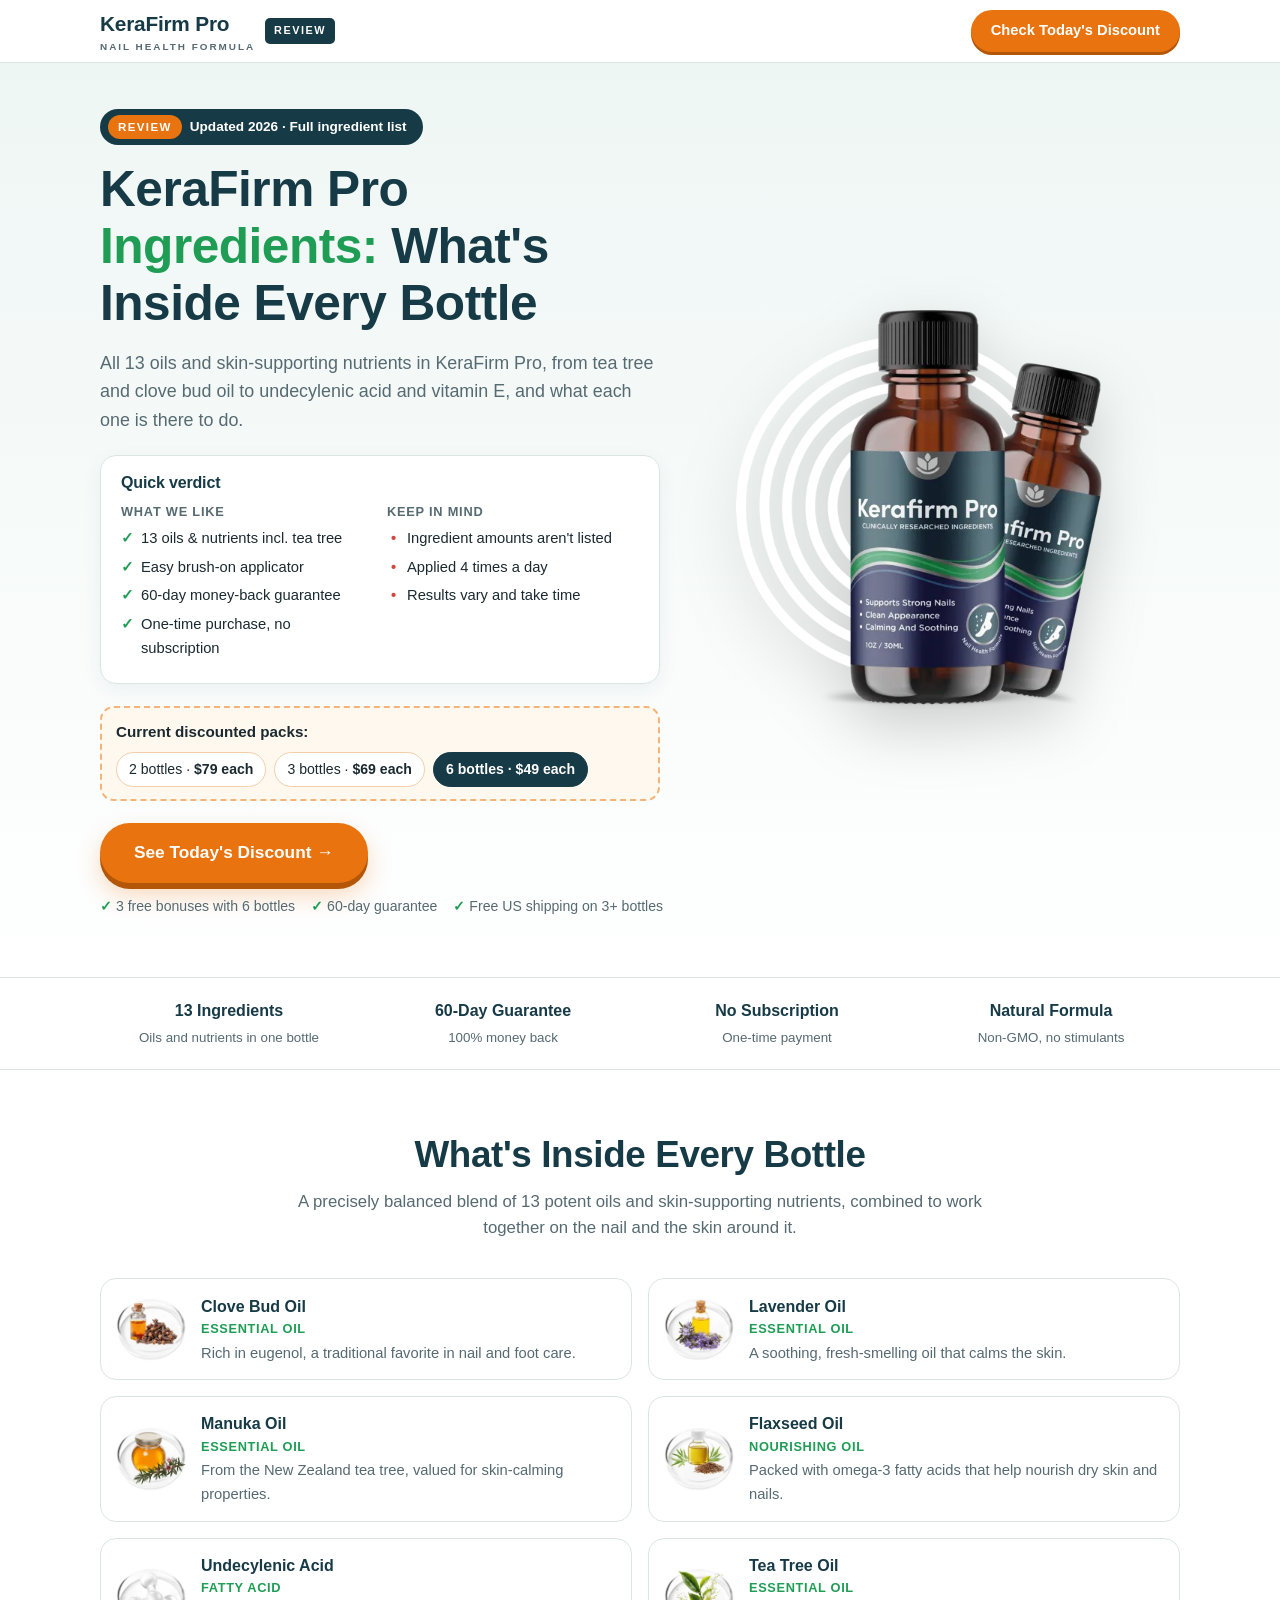
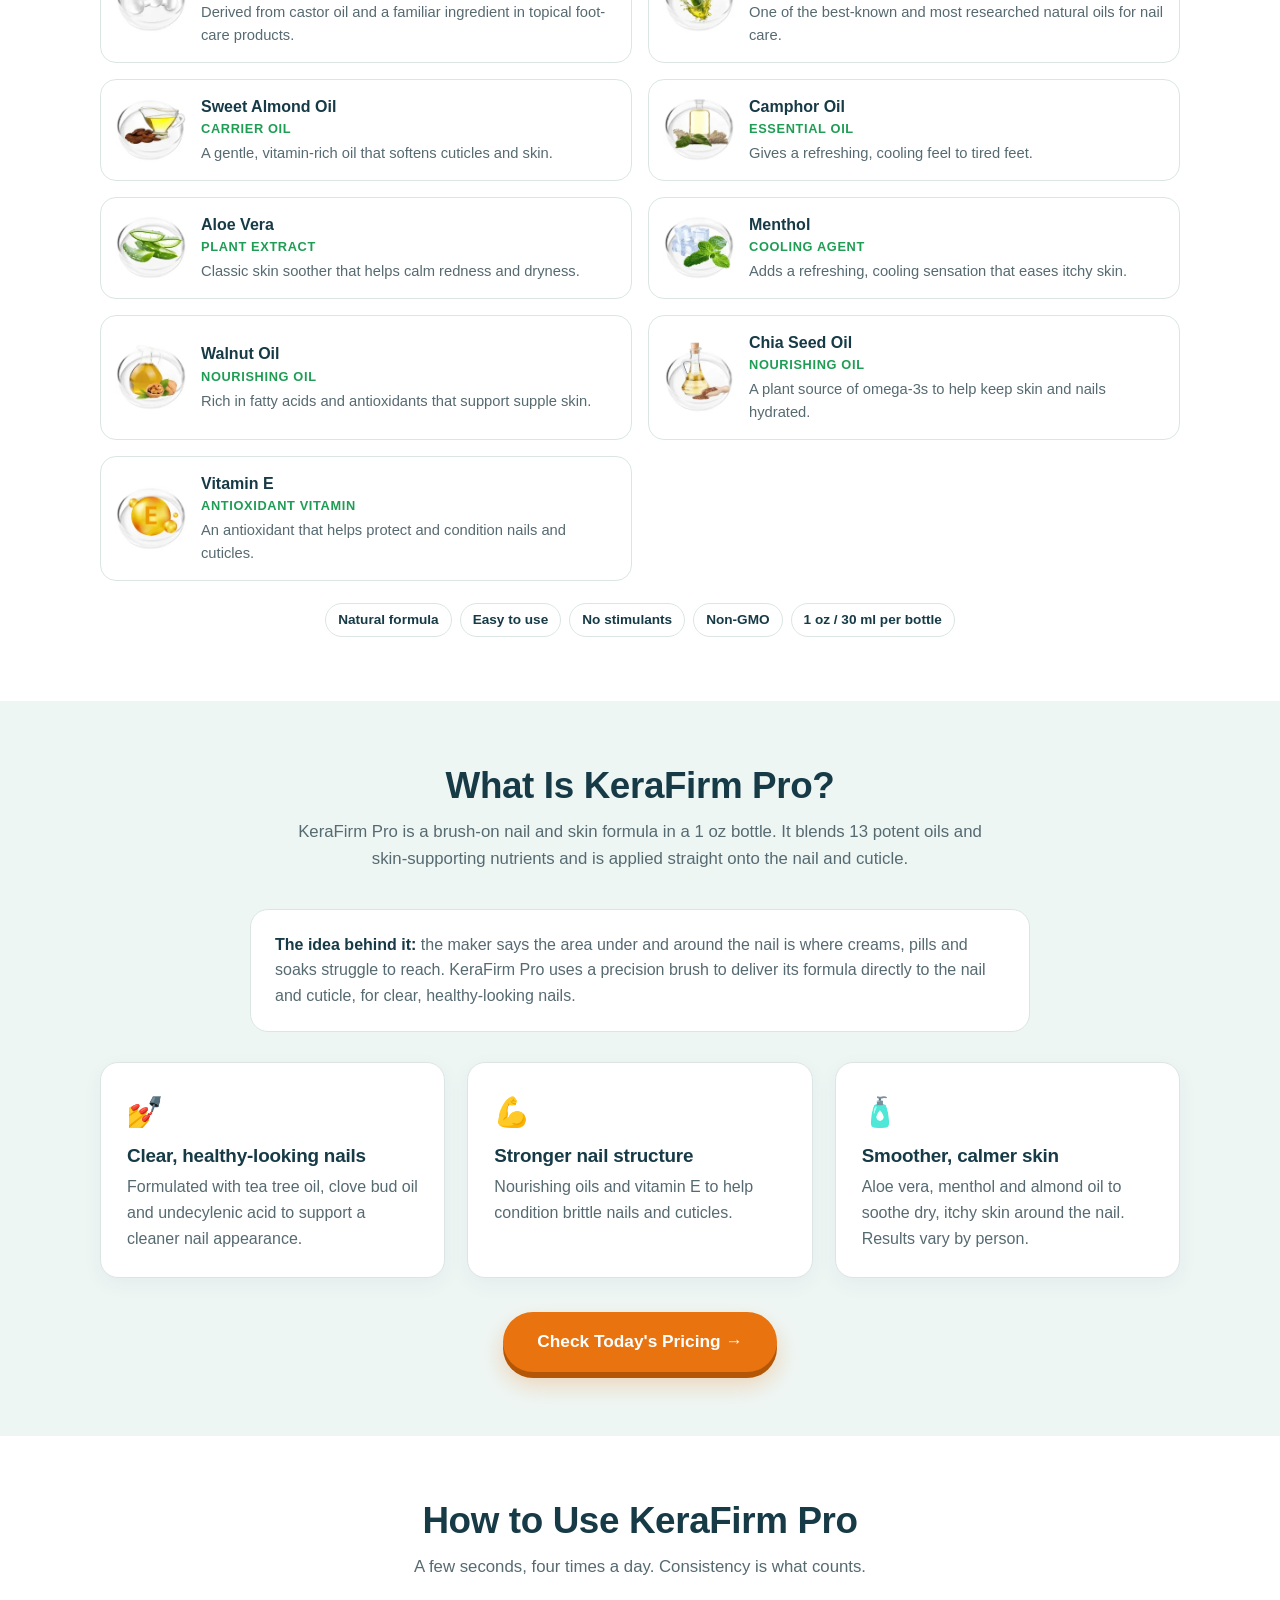
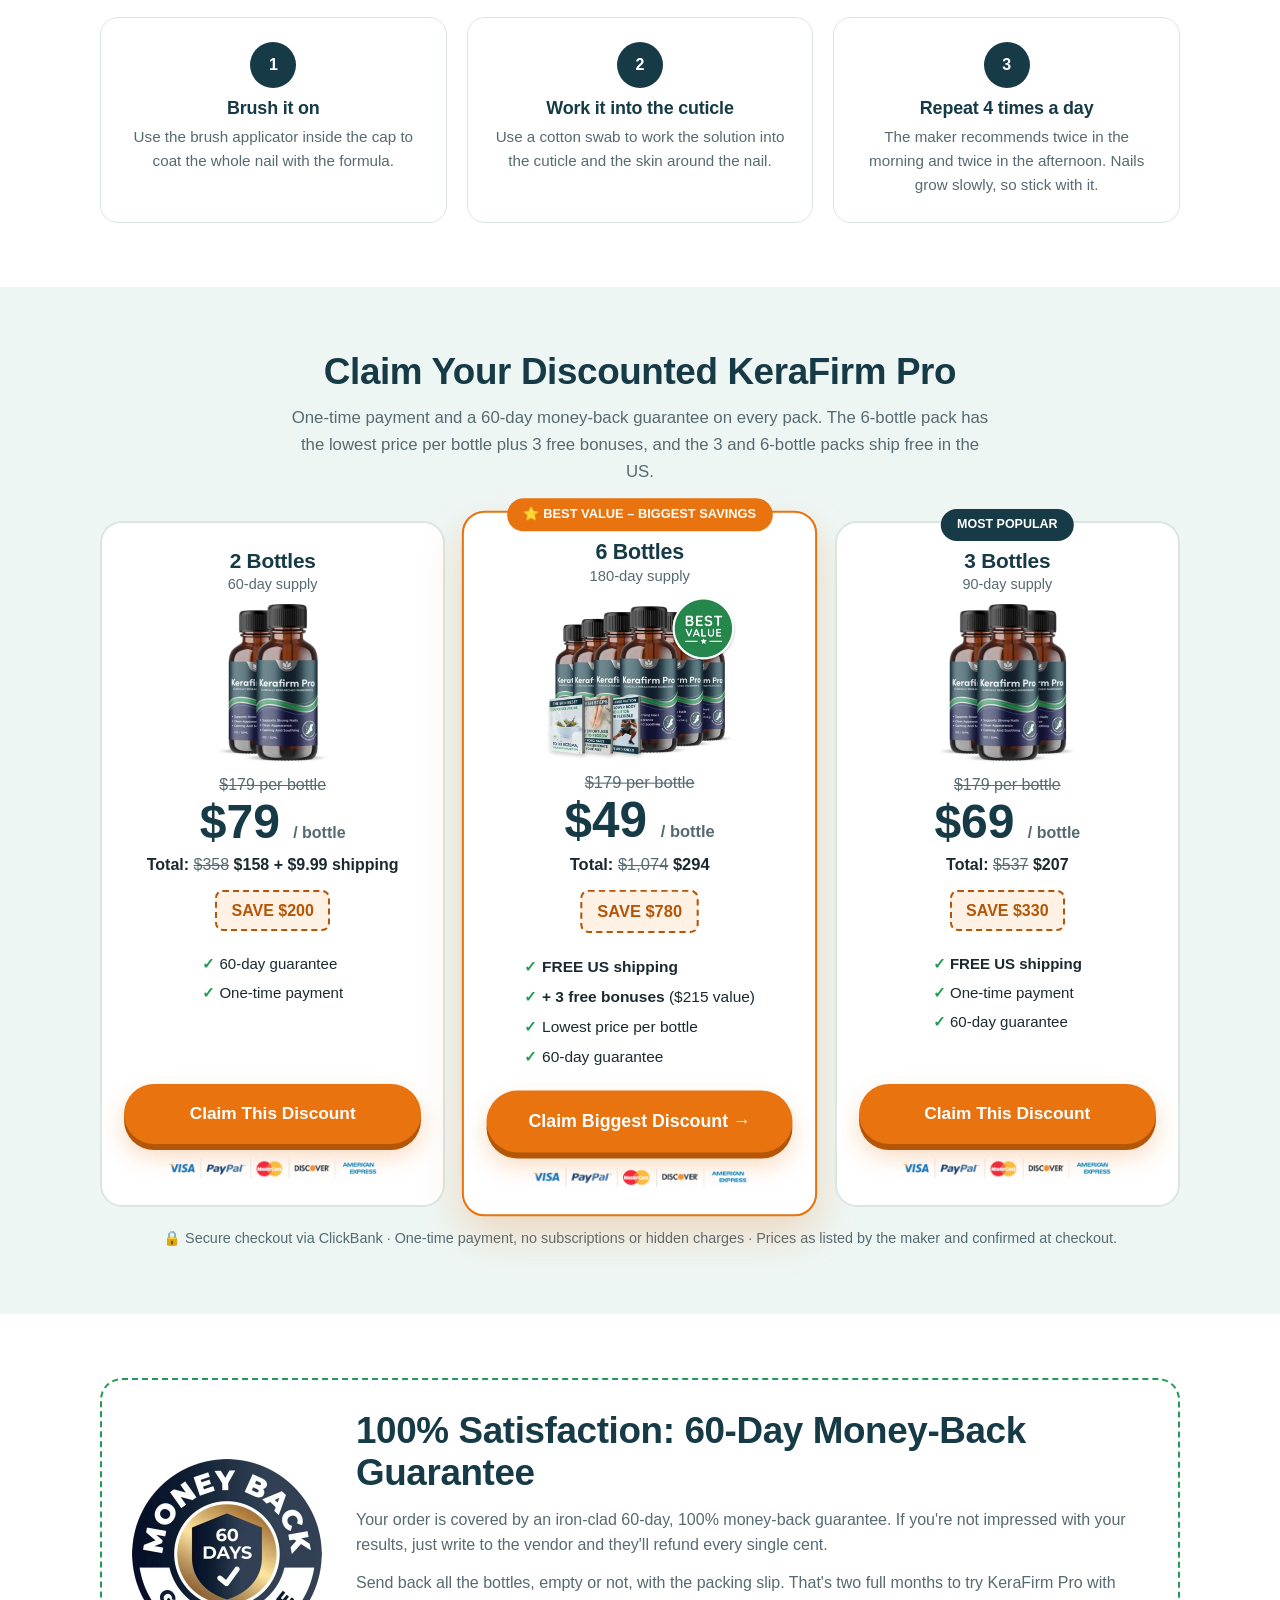
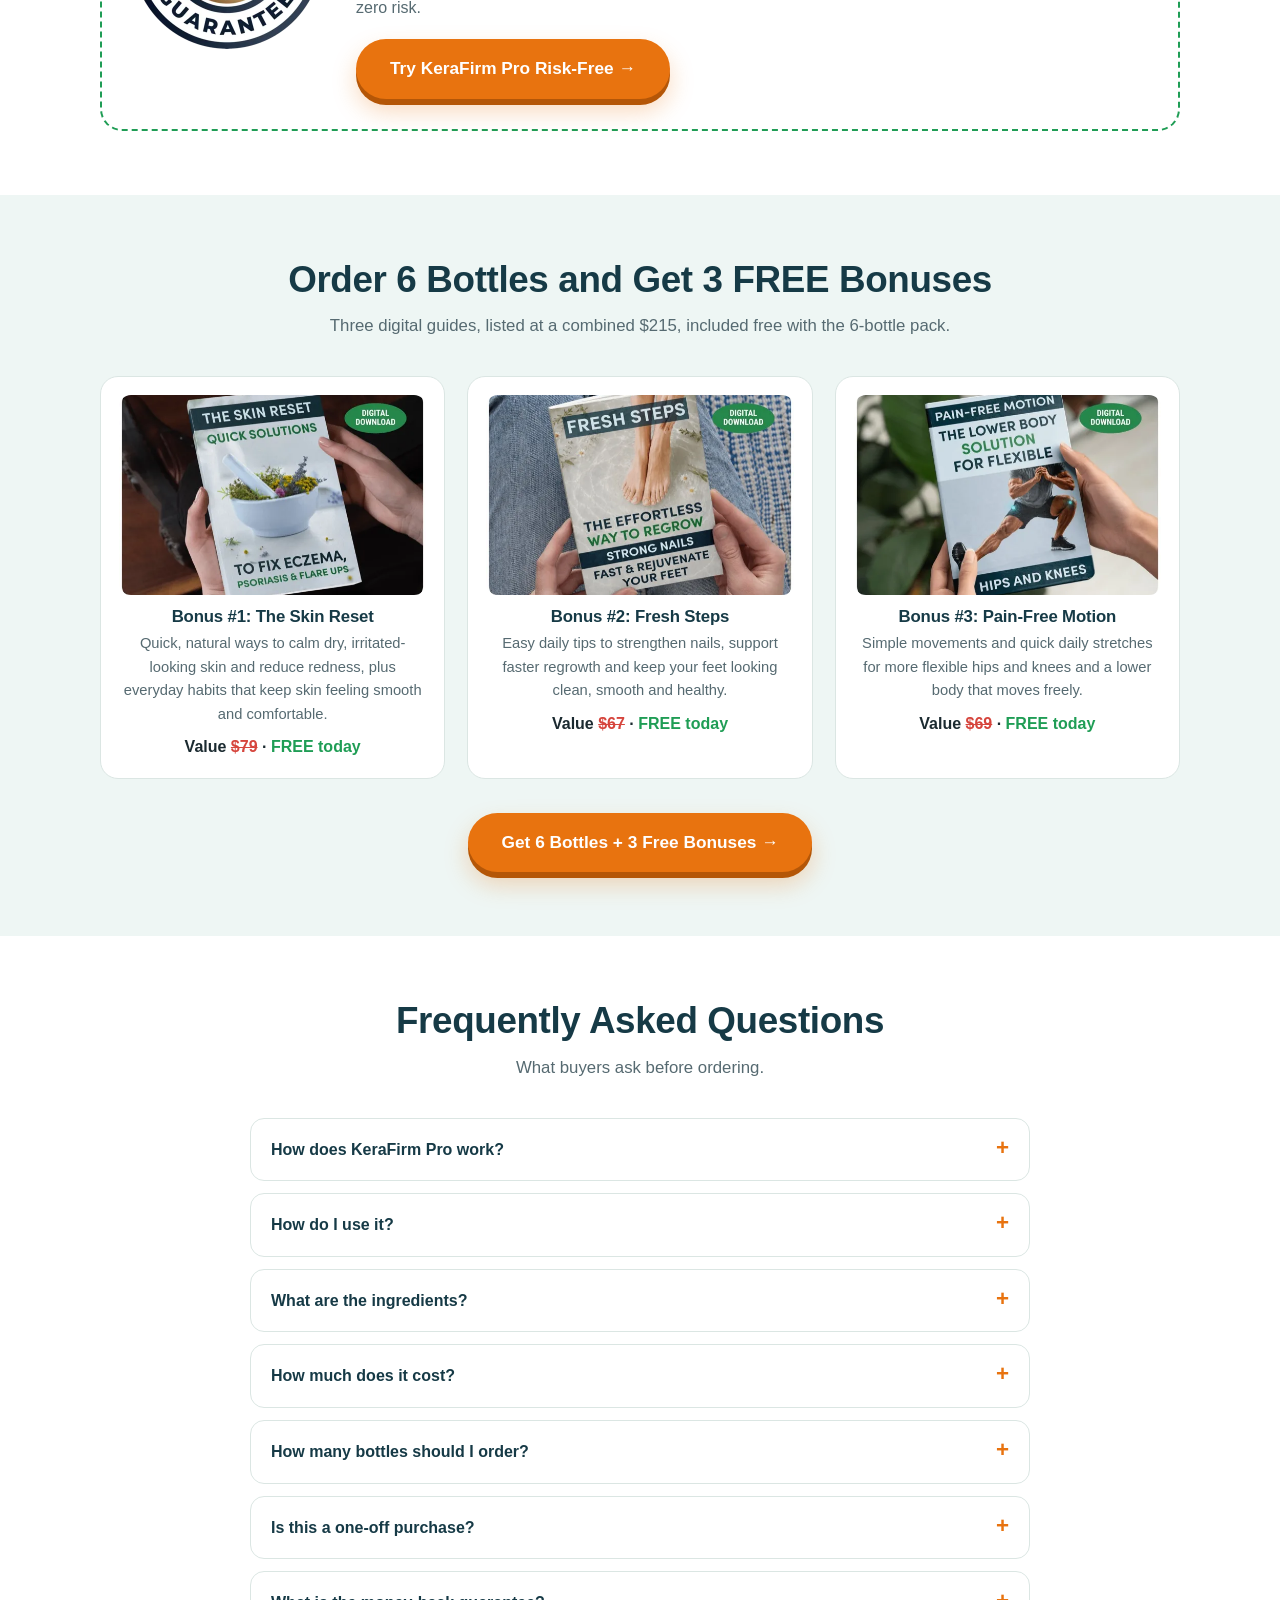
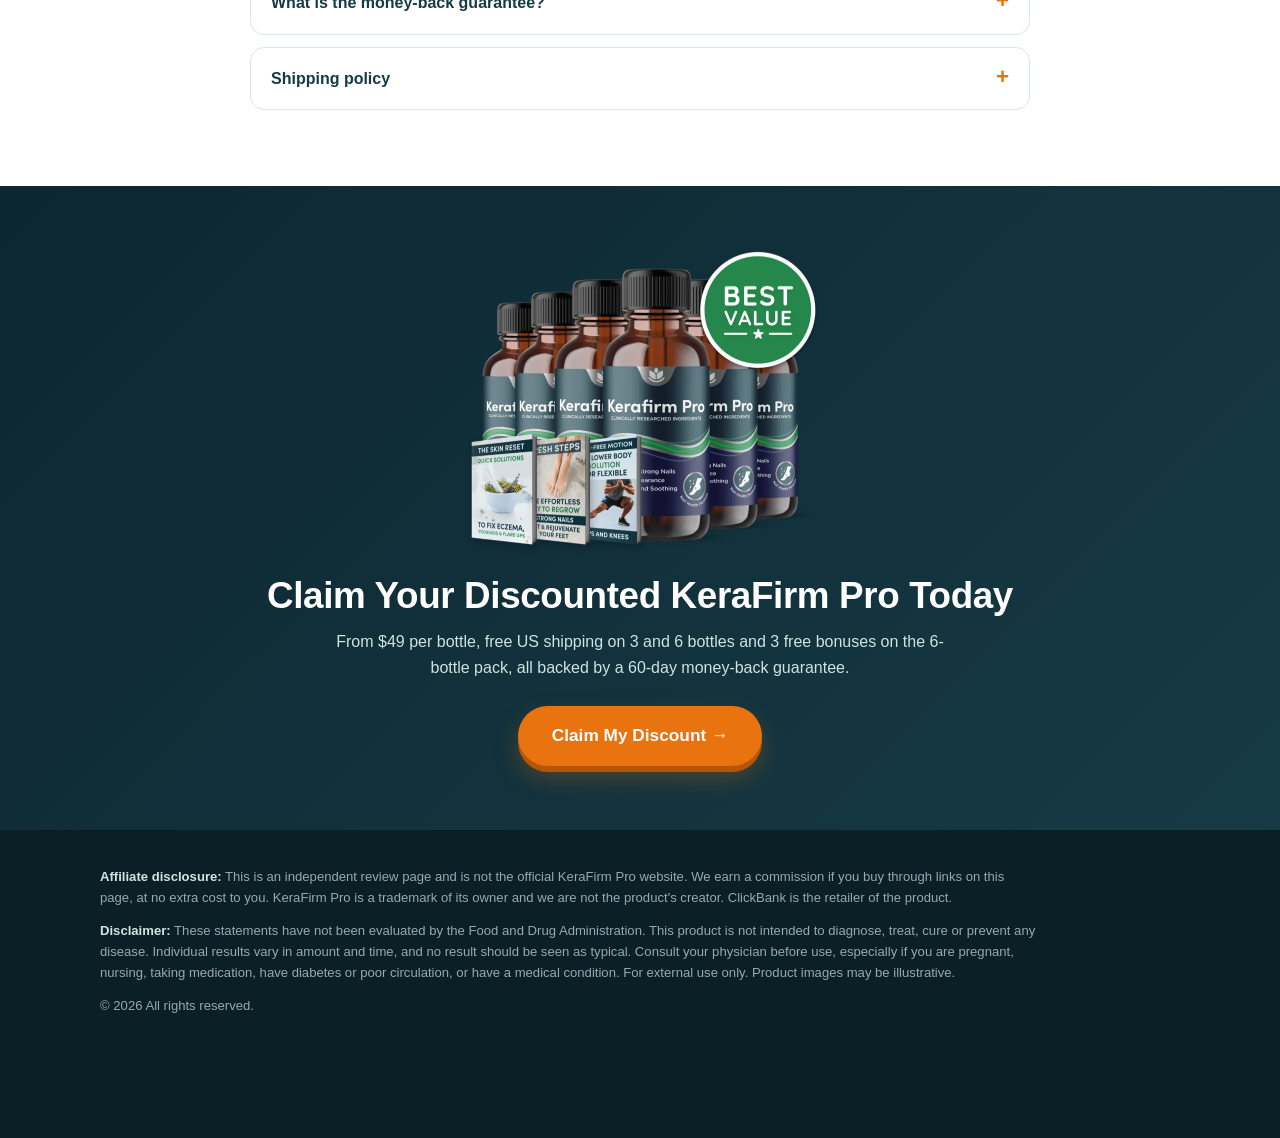
<file: ingredients.html>
<!DOCTYPE html>
<html lang="en">
<head>
<meta charset="utf-8">
<meta name="viewport" content="width=device-width, initial-scale=1">
<title>KeraFirm Pro Ingredients: Tea Tree, Clove Bud, Undecylenic Acid &amp; More</title>
<meta name="description" content="The full KeraFirm Pro ingredient list: 13 oils and nutrients including tea tree oil, clove bud oil, undecylenic acid, manuka oil, aloe vera and vitamin E, plus pricing and the 60-day guarantee.">
<link rel="preload" as="image" href="assets/bottle-hero.webp" type="image/webp" fetchpriority="high">
<link rel="icon" href="assets/favicon.png">
<style>
:root{
  --navy:#163a46; --navy-d:#0d2730; --orange:#e8730f; --orange-d:#b45607; --cream:#eef6f4; --mint:#dff0ea;
  --ink:#1b2a30; --muted:#566a71; --line:#dbe6e3; --green:#1f9d55; --red:#d6453d;
}
*{box-sizing:border-box;margin:0;padding:0}
html{scroll-behavior:smooth}
body{font-family:-apple-system,BlinkMacSystemFont,"Segoe UI",Roboto,Helvetica,Arial,sans-serif;color:var(--ink);line-height:1.6;background:#fff;-webkit-font-smoothing:antialiased}
img{max-width:100%;height:auto;display:block}
picture{display:contents}
picture source{display:none}
a{color:inherit}
.wrap{max-width:1120px;margin:0 auto;padding:0 20px}
h1,h2,h3{line-height:1.15;letter-spacing:-.01em;color:var(--navy)}
h1{font-size:clamp(2rem,4.8vw,3.1rem);font-weight:800}
h2{font-size:clamp(1.6rem,3.5vw,2.3rem);font-weight:800;text-align:center;margin-bottom:12px}
.sub{text-align:center;color:var(--muted);max-width:700px;margin:0 auto 36px;font-size:1.05rem}
section{padding:64px 0}
.alt{background:var(--cream)}

.topbar{background:var(--navy);color:#fff;text-align:center;font-size:.88rem;padding:9px 14px}
.topbar b{color:#ffc58f}
header.nav{background:#fff;border-bottom:1px solid var(--line);position:sticky;top:0;z-index:50}
header.nav .wrap{display:flex;align-items:center;justify-content:space-between;height:62px;gap:12px}
.logo{font-weight:800;font-size:1.3rem;color:var(--navy);letter-spacing:-.01em}
.logo small{display:block;font-size:.62rem;letter-spacing:.2em;color:var(--muted);font-weight:700;margin-top:-2px}
.navlinks{display:flex;gap:22px;font-weight:600;font-size:.95rem;color:var(--navy)}
.navlinks a{text-decoration:none}

.btn{display:inline-flex;align-items:center;justify-content:center;background:var(--orange);color:#fff;text-decoration:none;font-weight:800;border-radius:999px;padding:16px 34px;font-size:1.08rem;box-shadow:0 6px 0 var(--orange-d),0 12px 24px rgba(232,115,15,.28);transition:transform .15s,box-shadow .15s;text-align:center}
.btn:hover{transform:translateY(2px);box-shadow:0 4px 0 var(--orange-d),0 8px 18px rgba(232,115,15,.28)}
.btn.sm{padding:9px 20px;font-size:.92rem;box-shadow:0 3px 0 var(--orange-d)}
.btn.block{display:flex;width:100%}
.btn.pulse{animation:pulse 2.4s infinite}
@keyframes pulse{0%,100%{transform:scale(1)}50%{transform:scale(1.03)}}
@media (prefers-reduced-motion:reduce){.btn.pulse{animation:none}}

.s-hero{background:radial-gradient(ellipse at 75% 35%,#d8eee7 0%,#f1f8f6 45%,#fff 100%);padding:46px 0 60px}
.s-hero .grid{display:grid;grid-template-columns:1.1fr .9fr;gap:40px;align-items:center}
.eyebrow{display:inline-block;background:var(--mint);color:var(--navy);font-weight:800;font-size:.78rem;letter-spacing:.12em;padding:6px 14px;border-radius:999px;margin-bottom:16px}
.s-hero h1 span{color:var(--green)}
.s-hero .lead{font-size:1.12rem;color:var(--muted);margin:16px 0 18px;max-width:560px}
.s-hero ul{list-style:none;margin:0 0 24px}
.s-hero li{padding-left:28px;position:relative;margin:8px 0;font-weight:600}
.s-hero li:before{content:"✓";position:absolute;left:0;top:2px;width:20px;height:20px;border-radius:50%;background:var(--green);color:#fff;font-size:.75rem;display:flex;align-items:center;justify-content:center}
.s-hero .visual img{max-width:420px;width:100%;margin:0 auto;filter:drop-shadow(0 24px 30px rgba(0,0,0,.18))}
.cta-row{display:flex;flex-direction:column;align-items:flex-start;gap:12px}
.micro{font-size:.88rem;color:var(--muted);display:flex;flex-wrap:wrap;gap:6px 16px}
.micro span:before{content:"✓ ";color:var(--green);font-weight:800}

.trustrow{background:#fff;border-top:1px solid var(--line);border-bottom:1px solid var(--line);padding:18px 0}
.trustrow .wrap{display:grid;grid-template-columns:repeat(4,1fr);gap:14px;text-align:center;font-weight:700;color:var(--navy)}
.trustrow span{display:block;font-size:1.5rem}

.prob{display:grid;grid-template-columns:repeat(2,1fr);gap:14px;max-width:820px;margin:0 auto}
.prob div{background:#fff;border:1px solid var(--line);border-left:5px solid var(--orange);border-radius:12px;padding:14px 16px;font-weight:600;color:var(--navy)}
.note{max-width:760px;margin:26px auto 0;text-align:center;color:var(--muted);font-size:1.05rem}

.intro{display:grid;grid-template-columns:.8fr 1.2fr;gap:40px;align-items:center}
.intro img{width:100%;max-width:380px;margin:0 auto}
.intro h2{text-align:left}
.intro .kicker{color:var(--green);font-weight:800;letter-spacing:.12em;font-size:.8rem}
.intro p{color:var(--muted);margin:12px 0}

.steps{display:grid;grid-template-columns:repeat(3,1fr);gap:20px;text-align:center}
.steps>div{background:#fff;border:1px solid var(--line);border-radius:18px;padding:24px}
.steps .n{width:46px;height:46px;border-radius:50%;background:var(--navy);color:#fff;font-weight:800;display:flex;align-items:center;justify-content:center;margin:0 auto 10px}
.steps h3{font-size:1.12rem;margin-bottom:6px}
.steps p{color:var(--muted);font-size:.95rem}

.ings{display:grid;grid-template-columns:repeat(2,1fr);gap:16px}
.ing{display:flex;gap:14px;align-items:center;background:#fff;border:1px solid var(--line);border-radius:16px;padding:14px}
.ing img{width:72px;height:72px;flex:none;object-fit:contain}
.ing b{color:var(--navy);display:block}
.ing em{color:var(--green);font-style:normal;font-size:.8rem;font-weight:700;display:block;margin-bottom:2px;text-transform:uppercase;letter-spacing:.05em}
.ing p{color:var(--muted);font-size:.92rem}
.certs{display:flex;flex-wrap:wrap;gap:8px;justify-content:center;margin:22px auto 0;max-width:720px}
.certs span{background:#fff;border:1px solid var(--line);border-radius:999px;padding:5px 12px;font-size:.85rem;color:var(--navy);font-weight:600}

.ben{display:grid;grid-template-columns:repeat(3,1fr);gap:18px}
.ben>div{display:flex;gap:14px;background:#fff;border:1px solid var(--line);border-radius:16px;padding:18px}
.ben span{font-size:1.6rem}
.ben b{color:var(--navy);display:block;margin-bottom:4px}
.ben p{color:var(--muted);font-size:.93rem}

.cmp{width:100%;max-width:820px;margin:0 auto;border-collapse:collapse;background:#fff;border-radius:16px;overflow:hidden;box-shadow:0 6px 20px rgba(22,58,70,.07)}
.cmp th,.cmp td{padding:13px 12px;text-align:center;border-bottom:1px solid var(--line)}
.cmp td:first-child{text-align:left;font-weight:600;color:var(--navy)}
.cmp th{background:var(--navy);color:#fff}
.cmp .hl{background:#e3f4ec;font-weight:800;color:var(--navy)}
.cmp th.hl{background:var(--green);color:#fff}

.pricing{display:grid;grid-template-columns:repeat(3,1fr);gap:22px;align-items:stretch}
.plan{background:#fff;border:2px solid var(--line);border-radius:22px;padding:26px 22px;text-align:center;position:relative;display:flex;flex-direction:column}
.plan.best{border-color:var(--orange);box-shadow:0 18px 40px rgba(232,115,15,.22);transform:scale(1.03)}
.plan .tag{position:absolute;top:-14px;left:50%;transform:translateX(-50%);background:var(--orange);color:#fff;font-weight:800;font-size:.78rem;padding:6px 16px;border-radius:999px;white-space:nowrap}
.plan .tag.pop{background:var(--navy)}
.plan h3{font-size:1.3rem}
.plan .days{color:var(--muted);font-size:.9rem;margin-bottom:8px}
.plan .pimg{height:160px;width:auto;max-width:100%;object-fit:contain;margin:0 auto 8px}
.plan .was{color:var(--muted);text-decoration:line-through;font-size:1rem}
.plan .pp{font-size:3rem;font-weight:900;color:var(--navy);line-height:1}
.plan .pp small{font-size:1rem;font-weight:600;color:var(--muted)}
.plan .total{font-weight:700;margin:6px 0 4px}
.plan .total s{color:var(--muted);font-weight:500}
.plan .save{display:inline-block;background:#fff1e3;border:2px dashed var(--orange-d);border-radius:8px;font-weight:900;padding:6px 14px;margin:8px auto;color:var(--orange-d)}
.plan ul{list-style:none;margin:8px 0 16px;text-align:left;display:inline-block;align-self:center}
.plan li{margin:5px 0;font-size:.94rem}
.plan li:before{content:"✓ ";color:var(--green);font-weight:800}
.plan .btn{margin-top:auto}
.plan .pay{width:70%;margin:14px auto 0;opacity:.9}
.secure{text-align:center;color:var(--muted);font-size:.9rem;margin-top:20px}

.books{display:grid;grid-template-columns:repeat(3,1fr);gap:22px}
.book{background:#fff;border:1px solid var(--line);border-radius:18px;padding:18px;text-align:center}
.book img{width:100%;height:200px;object-fit:cover;border-radius:12px;margin:0 auto 12px}
.book h3{font-size:1.05rem;margin-bottom:6px}
.book p{color:var(--muted);font-size:.92rem}
.book .rrp{margin-top:8px;font-weight:700}
.book s{color:var(--red)}.book .fr{color:var(--green)}

.guar{display:grid;grid-template-columns:190px 1fr;gap:34px;align-items:center;background:#fff;border:2px dashed var(--green);border-radius:22px;padding:30px}
.guar img{width:100%;max-width:190px}
.guar h2{text-align:left}
.guar p{color:var(--muted);margin-bottom:12px}

details{background:#fff;border:1px solid var(--line);border-radius:14px;padding:18px 20px;margin-bottom:12px}
summary{font-weight:700;cursor:pointer;list-style:none;display:flex;justify-content:space-between;gap:12px;color:var(--navy)}
summary::-webkit-details-marker{display:none}
summary::after{content:"+";font-size:1.4rem;line-height:1;color:var(--orange)}
details[open] summary::after{content:"–"}
details p{margin-top:12px;color:var(--muted)}
.faq{max-width:780px;margin:0 auto}
.ship{width:100%;margin-top:12px;border-collapse:collapse;font-size:.92rem}
.ship th,.ship td{padding:8px;text-align:left;border-bottom:1px solid var(--line)}
.ship th{color:var(--navy)}

.final{background:linear-gradient(135deg,var(--navy-d),var(--navy));color:#fff;text-align:center}
.final h2{color:#fff}
.final p{color:#cfe3e0;max-width:640px;margin:0 auto 26px}
.final img{max-width:360px;margin:0 auto 18px}

footer{background:#0a1f26;color:#93abb1;font-size:.82rem;padding:36px 0 110px}
footer p{margin-bottom:12px;max-width:940px}
footer b{color:#d3e4e1}footer a{color:#c6dcd8}
.sticky{display:none}

@media (max-width:860px){
  section{padding:46px 0}
  .s-hero .grid,.intro,.guar{grid-template-columns:1fr}
  .s-hero .visual{order:-1;max-width:300px;margin:0 auto}
  .trustrow .wrap{grid-template-columns:repeat(2,1fr)}
  .prob,.ben,.steps,.ings,.books,.pricing{grid-template-columns:1fr}
  .intro,.intro h2{text-align:center}
  .plan.best{transform:none;order:-1}
  .guar{text-align:center;padding:24px}.guar h2{text-align:center}.guar img{margin:0 auto;max-width:160px}
  .cta-row{align-items:stretch}.cta-row .btn{width:100%}
  .cmp th,.cmp td{padding:10px 6px;font-size:.88rem}
  header.nav .btn,.navlinks{display:none}
  .sticky{display:block;position:fixed;left:0;right:0;bottom:0;z-index:60;background:#fff;border-top:1px solid var(--line);padding:10px 14px;box-shadow:0 -6px 20px rgba(0,0,0,.08)}
  .sticky .btn{width:100%;padding:14px;font-size:1.02rem}
}

.hero{background:linear-gradient(180deg,var(--cream),#fff);padding:46px 0 60px}
.hero .grid{display:grid;grid-template-columns:1.1fr .9fr;gap:40px;align-items:center}
.rvbadge{display:inline-flex;align-items:center;gap:8px;background:var(--navy);color:#fff;border-radius:999px;padding:6px 16px 6px 8px;font-weight:700;font-size:.85rem;margin-bottom:16px}
.rvbadge b{background:var(--orange);color:#fff;padding:3px 10px;border-radius:999px;letter-spacing:.12em;font-size:.72rem}
.hero h1 span{color:var(--green)}
.hero .lead{font-size:1.12rem;color:var(--muted);margin:16px 0 20px;max-width:560px}
.hero .visual img{max-width:420px;width:100%;margin:0 auto;filter:drop-shadow(0 24px 30px rgba(0,0,0,.18))}
.verdict{background:#fff;border:1px solid var(--line);border-radius:16px;padding:18px 20px;margin-bottom:22px;max-width:560px;box-shadow:0 6px 20px rgba(22,58,70,.06)}
.verdict h3{font-size:1rem;margin-bottom:10px}
.vgrid{display:grid;grid-template-columns:1fr 1fr;gap:14px;font-size:.92rem}
.vgrid ul{list-style:none}
.vgrid li{margin:5px 0;padding-left:20px;position:relative}
.vgrid .pro li:before{content:"✓";position:absolute;left:0;color:var(--green);font-weight:900}
.vgrid .con li:before{content:"•";position:absolute;left:4px;color:var(--red);font-weight:900}
.vgrid b{display:block;font-size:.8rem;text-transform:uppercase;letter-spacing:.06em;color:var(--muted);margin-bottom:4px}
.deal{background:#fff8ef;border:2px dashed #f3b47a;border-radius:14px;padding:12px 14px;margin:0 0 22px;max-width:560px}
.deal-h{font-weight:800;font-size:.95rem;margin-bottom:8px}
.chips{display:flex;flex-wrap:wrap;gap:8px}
.chips span{background:#fff;border:1px solid #f3cfa9;border-radius:999px;padding:5px 12px;font-size:.88rem}
.chips .hot{background:var(--navy);border-color:var(--navy);color:#fff}
.trust{border-top:1px solid var(--line);border-bottom:1px solid var(--line);padding:20px 0;background:#fff}
.trust .wrap{display:grid;grid-template-columns:repeat(4,1fr);gap:16px;text-align:center}
.trust strong{display:block;color:var(--navy)}.trust small{color:var(--muted)}
.cards{display:grid;grid-template-columns:repeat(3,1fr);gap:22px}
.card{background:#fff;border:1px solid var(--line);border-radius:18px;padding:26px;box-shadow:0 6px 20px rgba(22,58,70,.05)}
.card .ic{font-size:1.8rem;margin-bottom:10px}
.card h3{font-size:1.18rem;margin-bottom:8px}
.card p{color:var(--muted)}
.story{max-width:780px;margin:0 auto 30px;background:#fff;border:1px solid var(--line);border-radius:18px;padding:22px 24px;color:var(--muted)}
.story b{color:var(--navy)}
.shiptbl{width:100%;max-width:680px;margin:0 auto;border-collapse:collapse;background:#fff;border-radius:16px;overflow:hidden;box-shadow:0 6px 20px rgba(22,58,70,.07)}
.shiptbl th,.shiptbl td{padding:12px;text-align:left;border-bottom:1px solid var(--line)}
.shiptbl th{background:var(--navy);color:#fff}
.rv{background:var(--navy);color:#fff;font-weight:900;font-size:.68rem;letter-spacing:.14em;padding:4px 9px;border-radius:5px}
.brand{display:flex;align-items:center;gap:10px}
@media (max-width:860px){
  .hero .grid{grid-template-columns:1fr}
  .hero .visual{order:-1;max-width:300px;margin:0 auto}
  .vgrid,.cards{grid-template-columns:1fr}
  .trust .wrap{grid-template-columns:repeat(2,1fr)}
  .shiptbl th,.shiptbl td{padding:10px 8px;font-size:.88rem}
}
</style>
</head>
<body>

<header class="nav">
  <div class="wrap">
    <div class="brand"><div class="logo">KeraFirm Pro<small>NAIL HEALTH FORMULA</small></div><span class="rv">REVIEW</span></div>
    <a class="btn sm" href="go/" rel="sponsored noopener" target="_blank">Check Today's Discount</a>
  </div>
</header>

<!-- HERO -->
<section class="hero">
  <div class="wrap grid">
    <div>
      <span class="rvbadge"><b>REVIEW</b> Updated 2026 · Full ingredient list</span>
      <h1>KeraFirm Pro <span>Ingredients:</span> What's Inside Every Bottle</h1>
      <p class="lead">All 13 oils and skin-supporting nutrients in KeraFirm Pro, from tea tree and clove bud oil to undecylenic acid and vitamin E, and what each one is there to do.</p>

      <div class="verdict">
        <h3>Quick verdict</h3>
        <div class="vgrid">
          <div class="pro"><b>What we like</b><ul><li>13 oils &amp; nutrients incl. tea tree</li><li>Easy brush-on applicator</li><li>60-day money-back guarantee</li><li>One-time purchase, no subscription</li></ul></div>
          <div class="con"><b>Keep in mind</b><ul><li>Ingredient amounts aren't listed</li><li>Applied 4 times a day</li><li>Results vary and take time</li></ul></div>
        </div>
      </div>

      <div class="deal">
        <div class="deal-h">Current discounted packs:</div>
        <div class="chips"><span>2 bottles · <b>$79 each</b></span><span>3 bottles · <b>$69 each</b></span><span class="hot"><b>6 bottles · $49 each</b></span></div>
      </div>

      <div class="cta-row">
        <a class="btn pulse" href="go/" rel="sponsored noopener" target="_blank">See Today's Discount →</a>
        <div class="micro"><span>3 free bonuses with 6 bottles</span><span>60-day guarantee</span><span>Free US shipping on 3+ bottles</span></div>
      </div>
    </div>
    <div class="visual"><picture><source srcset="assets/bottle-hero.webp" type="image/webp"><img width="560" height="541" decoding="async" fetchpriority="high" src="assets/bottle-hero.png" alt="Two bottles of KeraFirm Pro nail health formula, 1 oz / 30 ml"></picture></div>
  </div>
</section>

<div class="trust">
  <div class="wrap">
    <div><strong>13 Ingredients</strong><small>Oils and nutrients in one bottle</small></div>
    <div><strong>60-Day Guarantee</strong><small>100% money back</small></div>
    <div><strong>No Subscription</strong><small>One-time payment</small></div>
    <div><strong>Natural Formula</strong><small>Non-GMO, no stimulants</small></div>
  </div>
</div>

<!-- INGREDIENTS -->
<section id="ingredients">
  <div class="wrap">
    <h2>What's Inside Every Bottle</h2>
    <p class="sub">A precisely balanced blend of 13 potent oils and skin-supporting nutrients, combined to work together on the nail and the skin around it.</p>
    <div class="ings">
      <div class="ing"><picture><source srcset="assets/ing-1.webp" type="image/webp"><img width="160" height="145" decoding="async" src="assets/ing-1.png" alt="Clove bud oil" loading="lazy"></picture><div><b>Clove Bud Oil</b><em>Essential oil</em><p>Rich in eugenol, a traditional favorite in nail and foot care.</p></div></div>
      <div class="ing"><picture><source srcset="assets/ing-2.webp" type="image/webp"><img width="160" height="145" decoding="async" src="assets/ing-2.png" alt="Lavender oil" loading="lazy"></picture><div><b>Lavender Oil</b><em>Essential oil</em><p>A soothing, fresh-smelling oil that calms the skin.</p></div></div>
      <div class="ing"><picture><source srcset="assets/ing-3.webp" type="image/webp"><img width="160" height="145" decoding="async" src="assets/ing-3.png" alt="Manuka oil" loading="lazy"></picture><div><b>Manuka Oil</b><em>Essential oil</em><p>From the New Zealand tea tree, valued for skin-calming properties.</p></div></div>
      <div class="ing"><picture><source srcset="assets/ing-4.webp" type="image/webp"><img width="160" height="145" decoding="async" src="assets/ing-4.png" alt="Flaxseed oil" loading="lazy"></picture><div><b>Flaxseed Oil</b><em>Nourishing oil</em><p>Packed with omega-3 fatty acids that help nourish dry skin and nails.</p></div></div>
      <div class="ing"><picture><source srcset="assets/ing-5.webp" type="image/webp"><img width="160" height="145" decoding="async" src="assets/ing-5.png" alt="Undecylenic acid" loading="lazy"></picture><div><b>Undecylenic Acid</b><em>Fatty acid</em><p>Derived from castor oil and a familiar ingredient in topical foot-care products.</p></div></div>
      <div class="ing"><picture><source srcset="assets/ing-6.webp" type="image/webp"><img width="160" height="145" decoding="async" src="assets/ing-6.png" alt="Tea tree oil" loading="lazy"></picture><div><b>Tea Tree Oil</b><em>Essential oil</em><p>One of the best-known and most researched natural oils for nail care.</p></div></div>
      <div class="ing"><picture><source srcset="assets/ing-7.webp" type="image/webp"><img width="160" height="142" decoding="async" src="assets/ing-7.png" alt="Sweet almond oil" loading="lazy"></picture><div><b>Sweet Almond Oil</b><em>Carrier oil</em><p>A gentle, vitamin-rich oil that softens cuticles and skin.</p></div></div>
      <div class="ing"><picture><source srcset="assets/ing-8.webp" type="image/webp"><img width="160" height="145" decoding="async" src="assets/ing-8.png" alt="Camphor oil" loading="lazy"></picture><div><b>Camphor Oil</b><em>Essential oil</em><p>Gives a refreshing, cooling feel to tired feet.</p></div></div>
      <div class="ing"><picture><source srcset="assets/ing-9.webp" type="image/webp"><img width="160" height="145" decoding="async" src="assets/ing-9.png" alt="Aloe vera" loading="lazy"></picture><div><b>Aloe Vera</b><em>Plant extract</em><p>Classic skin soother that helps calm redness and dryness.</p></div></div>
      <div class="ing"><picture><source srcset="assets/ing-10.webp" type="image/webp"><img width="160" height="145" decoding="async" src="assets/ing-10.png" alt="Menthol" loading="lazy"></picture><div><b>Menthol</b><em>Cooling agent</em><p>Adds a refreshing, cooling sensation that eases itchy skin.</p></div></div>
      <div class="ing"><picture><source srcset="assets/ing-11.webp" type="image/webp"><img width="160" height="149" decoding="async" src="assets/ing-11.png" alt="Walnut oil" loading="lazy"></picture><div><b>Walnut Oil</b><em>Nourishing oil</em><p>Rich in fatty acids and antioxidants that support supple skin.</p></div></div>
      <div class="ing"><picture><source srcset="assets/ing-12.webp" type="image/webp"><img width="160" height="165" decoding="async" src="assets/ing-12.png" alt="Chia seed oil" loading="lazy"></picture><div><b>Chia Seed Oil</b><em>Nourishing oil</em><p>A plant source of omega-3s to help keep skin and nails hydrated.</p></div></div>
      <div class="ing"><picture><source srcset="assets/ing-13.webp" type="image/webp"><img width="160" height="145" decoding="async" src="assets/ing-13.png" alt="Vitamin E" loading="lazy"></picture><div><b>Vitamin E</b><em>Antioxidant vitamin</em><p>An antioxidant that helps protect and condition nails and cuticles.</p></div></div>
    </div>
    <div class="certs"><span>Natural formula</span><span>Easy to use</span><span>No stimulants</span><span>Non-GMO</span><span>1 oz / 30 ml per bottle</span></div>
  </div>
</section>

<!-- WHAT IT IS -->
<section class="alt" id="about">
  <div class="wrap">
    <h2>What Is KeraFirm Pro?</h2>
    <p class="sub">KeraFirm Pro is a brush-on nail and skin formula in a 1 oz bottle. It blends 13 potent oils and skin-supporting nutrients and is applied straight onto the nail and cuticle.</p>
    <div class="story"><b>The idea behind it:</b> the maker says the area under and around the nail is where creams, pills and soaks struggle to reach. KeraFirm Pro uses a precision brush to deliver its formula directly to the nail and cuticle, for clear, healthy-looking nails.</div>
    <div class="cards">
      <div class="card"><div class="ic">💅</div><h3>Clear, healthy-looking nails</h3><p>Formulated with tea tree oil, clove bud oil and undecylenic acid to support a cleaner nail appearance.</p></div>
      <div class="card"><div class="ic">💪</div><h3>Stronger nail structure</h3><p>Nourishing oils and vitamin E to help condition brittle nails and cuticles.</p></div>
      <div class="card"><div class="ic">🧴</div><h3>Smoother, calmer skin</h3><p>Aloe vera, menthol and almond oil to soothe dry, itchy skin around the nail. Results vary by person.</p></div>
    </div>
    <div style="text-align:center;margin-top:34px"><a class="btn" href="go/" rel="sponsored noopener" target="_blank">Check Today's Pricing →</a></div>
  </div>
</section>

<!-- HOW TO USE -->
<section id="how">
  <div class="wrap">
    <h2>How to Use KeraFirm Pro</h2>
    <p class="sub">A few seconds, four times a day. Consistency is what counts.</p>
    <div class="steps">
      <div><div class="n">1</div><h3>Brush it on</h3><p>Use the brush applicator inside the cap to coat the whole nail with the formula.</p></div>
      <div><div class="n">2</div><h3>Work it into the cuticle</h3><p>Use a cotton swab to work the solution into the cuticle and the skin around the nail.</p></div>
      <div><div class="n">3</div><h3>Repeat 4 times a day</h3><p>The maker recommends twice in the morning and twice in the afternoon. Nails grow slowly, so stick with it.</p></div>
    </div>
  </div>
</section>

<!-- PRICING -->
<section class="alt" id="pricing">
  <div class="wrap">
    <h2>Claim Your Discounted KeraFirm Pro</h2>
    <p class="sub">One-time payment and a 60-day money-back guarantee on every pack. The 6-bottle pack has the lowest price per bottle plus 3 free bonuses, and the 3 and 6-bottle packs ship free in the US.</p>
    <div class="pricing">

      <div class="plan">
        <h3>2 Bottles</h3><div class="days">60-day supply</div>
        <picture><source srcset="assets/bottle-2.webp" type="image/webp"><img width="240" height="320" decoding="async" class="pimg" src="assets/bottle-2.png" alt="KeraFirm Pro 2 bottle pack" loading="lazy"></picture>
        <div class="was">$179 per bottle</div>
        <div class="pp">$79 <small>/ bottle</small></div>
        <div class="total">Total: <s>$358</s> $158 + $9.99 shipping</div>
        <div class="save">SAVE $200</div>
        <ul><li>60-day guarantee</li><li>One-time payment</li></ul>
        <a class="btn block" href="go/" rel="sponsored noopener" target="_blank">Claim This Discount</a>
        <img width="480" height="48" decoding="async" class="pay" src="assets/cards.png" alt="Accepted credit cards" loading="lazy">
      </div>

      <div class="plan best">
        <span class="tag">⭐ BEST VALUE – BIGGEST SAVINGS</span>
        <h3>6 Bottles</h3><div class="days">180-day supply</div>
        <picture><source srcset="assets/bottle-6.webp" type="image/webp"><img width="720" height="613" decoding="async" class="pimg" src="assets/bottle-6.png" alt="KeraFirm Pro 6 bottle pack with 3 free bonuses" loading="lazy"></picture>
        <div class="was">$179 per bottle</div>
        <div class="pp">$49 <small>/ bottle</small></div>
        <div class="total">Total: <s>$1,074</s> $294</div>
        <div class="save">SAVE $780</div>
        <ul><li><b>FREE US shipping</b></li><li><b>+ 3 free bonuses</b> ($215 value)</li><li>Lowest price per bottle</li><li>60-day guarantee</li></ul>
        <a class="btn block pulse" href="go/" rel="sponsored noopener" target="_blank">Claim Biggest Discount →</a>
        <img width="480" height="48" decoding="async" class="pay" src="assets/cards.png" alt="Accepted credit cards" loading="lazy">
      </div>

      <div class="plan">
        <span class="tag pop">MOST POPULAR</span>
        <h3>3 Bottles</h3><div class="days">90-day supply</div>
        <picture><source srcset="assets/bottle-3.webp" type="image/webp"><img width="292" height="320" decoding="async" class="pimg" src="assets/bottle-3.png" alt="KeraFirm Pro 3 bottle pack" loading="lazy"></picture>
        <div class="was">$179 per bottle</div>
        <div class="pp">$69 <small>/ bottle</small></div>
        <div class="total">Total: <s>$537</s> $207</div>
        <div class="save">SAVE $330</div>
        <ul><li><b>FREE US shipping</b></li><li>One-time payment</li><li>60-day guarantee</li></ul>
        <a class="btn block" href="go/" rel="sponsored noopener" target="_blank">Claim This Discount</a>
        <img width="480" height="48" decoding="async" class="pay" src="assets/cards.png" alt="Accepted credit cards" loading="lazy">
      </div>

    </div>
    <p class="secure">🔒 Secure checkout via ClickBank · One-time payment, no subscriptions or hidden charges · Prices as listed by the maker and confirmed at checkout.</p>
  </div>
</section>

<!-- GUARANTEE -->
<section id="guarantee">
  <div class="wrap">
    <div class="guar">
      <picture><source srcset="assets/guarantee.webp" type="image/webp"><img width="380" height="380" decoding="async" src="assets/guarantee.png" alt="60-day money-back guarantee" loading="lazy"></picture>
      <div>
        <h2>100% Satisfaction: 60-Day Money-Back Guarantee</h2>
        <p>Your order is covered by an iron-clad 60-day, 100% money-back guarantee. If you're not impressed with your results, just write to the vendor and they'll refund every single cent.</p>
        <p style="margin-bottom:18px">Send back all the bottles, empty or not, with the packing slip. That's two full months to try KeraFirm Pro with zero risk.</p>
        <a class="btn" href="go/" rel="sponsored noopener" target="_blank">Try KeraFirm Pro Risk-Free →</a>
      </div>
    </div>
  </div>
</section>

<!-- BONUSES -->
<section class="alt" id="bonuses">
  <div class="wrap">
    <h2>Order 6 Bottles and Get 3 FREE Bonuses</h2>
    <p class="sub">Three digital guides, listed at a combined $215, included free with the 6-bottle pack.</p>
    <div class="books">
      <div class="book"><picture><source srcset="assets/bonus-1.webp" type="image/webp"><img width="600" height="423" decoding="async" src="assets/bonus-1.jpg" alt="The Skin Reset eBook" loading="lazy"></picture><h3>Bonus #1: The Skin Reset</h3><p>Quick, natural ways to calm dry, irritated-looking skin and reduce redness, plus everyday habits that keep skin feeling smooth and comfortable.</p><div class="rrp">Value <s>$79</s> · <span class="fr">FREE today</span></div></div>
      <div class="book"><picture><source srcset="assets/bonus-2.webp" type="image/webp"><img width="600" height="423" decoding="async" src="assets/bonus-2.jpg" alt="Fresh Steps eBook" loading="lazy"></picture><h3>Bonus #2: Fresh Steps</h3><p>Easy daily tips to strengthen nails, support faster regrowth and keep your feet looking clean, smooth and healthy.</p><div class="rrp">Value <s>$67</s> · <span class="fr">FREE today</span></div></div>
      <div class="book"><picture><source srcset="assets/bonus-3.webp" type="image/webp"><img width="600" height="423" decoding="async" src="assets/bonus-3.jpg" alt="Pain-Free Motion eBook" loading="lazy"></picture><h3>Bonus #3: Pain-Free Motion</h3><p>Simple movements and quick daily stretches for more flexible hips and knees and a lower body that moves freely.</p><div class="rrp">Value <s>$69</s> · <span class="fr">FREE today</span></div></div>
    </div>
    <div style="text-align:center;margin-top:34px"><a class="btn" href="go/" rel="sponsored noopener" target="_blank">Get 6 Bottles + 3 Free Bonuses →</a></div>
  </div>
</section>

<!-- FAQ -->
<section id="faq">
  <div class="wrap">
    <h2>Frequently Asked Questions</h2>
    <p class="sub">What buyers ask before ordering.</p>
    <div class="faq">
      <details><summary>How does KeraFirm Pro work?</summary><p>KeraFirm Pro is designed to support nail health by reaching under and around the nail, an area the maker says most products miss. The precision brush delivers the formula exactly where you want it, on the nail and into the cuticle, for clear, healthy-looking nails.</p></details>
      <details><summary>How do I use it?</summary><p>Apply 4 times daily, twice in the morning and twice in the afternoon. Use the brush applicator to coat the nail and a cotton swab to work the solution into the cuticle.</p></details>
      <details><summary>What are the ingredients?</summary><p>Clove bud oil, lavender oil, manuka oil, flaxseed oil, undecylenic acid, tea tree oil, sweet almond oil, camphor oil, aloe vera, menthol, walnut oil, chia seed oil and vitamin E.</p></details>
      <details><summary>How much does it cost?</summary><p>$79 per bottle for 2 bottles ($158 + $9.99 shipping), $69 per bottle for 3 bottles ($207) or $49 per bottle for 6 bottles ($294). The 3 and 6-bottle packs ship free in the US, and the 6-bottle pack includes 3 free bonus guides.</p></details>
      <details><summary>How many bottles should I order?</summary><p>The maker says most customers choose 6 bottles for the lowest price per bottle, free shipping and the 3 free guides, and because many want to keep using it once they see results.</p></details>
      <details><summary>Is this a one-off purchase?</summary><p>Yes. There's no hidden autoship, clauses or charges. The price you see at checkout is the only price you pay.</p></details>
      <details><summary>What is the money-back guarantee?</summary><p>You can try KeraFirm Pro for a full 60 days. If you're not completely convinced, send back all the bottles, empty or not, with the packing slip for a full refund.</p></details>
      <details><summary>Shipping policy</summary>
        <table class="ship">
          <tr><th>Delivery address</th><th>Shipping fee</th><th>Shipping time</th></tr>
          <tr><td>United States</td><td>FREE (3 &amp; 6 bottles)</td><td>5–7 working days</td></tr>
          <tr><td>Canada</td><td>$15.95</td><td>10–15 working days</td></tr>
          <tr><td>UK and Ireland</td><td>$15.95</td><td>10–15 working days</td></tr>
          <tr><td>Australia and New Zealand</td><td>$15.95</td><td>10–15 working days</td></tr>
        </table>
      </details>
    </div>
  </div>
</section>

<!-- FINAL CTA -->
<section class="final">
  <div class="wrap">
    <picture><source srcset="assets/bottle-6.webp" type="image/webp"><img width="720" height="613" decoding="async" src="assets/bottle-6.png" alt="KeraFirm Pro 6 bottle best value pack" loading="lazy"></picture>
    <h2>Claim Your Discounted KeraFirm Pro Today</h2>
    <p>From $49 per bottle, free US shipping on 3 and 6 bottles and 3 free bonuses on the 6-bottle pack, all backed by a 60-day money-back guarantee.</p>
    <a class="btn pulse" href="go/" rel="sponsored noopener" target="_blank">Claim My Discount →</a>
  </div>
</section>

<footer>
  <div class="wrap">
    <p><b>Affiliate disclosure:</b> This is an independent review page and is not the official KeraFirm Pro website. We earn a commission if you buy through links on this page, at no extra cost to you. KeraFirm Pro is a trademark of its owner and we are not the product's creator. ClickBank is the retailer of the product.</p>
    <p><b>Disclaimer:</b> These statements have not been evaluated by the Food and Drug Administration. This product is not intended to diagnose, treat, cure or prevent any disease. Individual results vary in amount and time, and no result should be seen as typical. Consult your physician before use, especially if you are pregnant, nursing, taking medication, have diabetes or poor circulation, or have a medical condition. For external use only. Product images may be illustrative.</p>
    <p>&copy; <span id="yr"></span> All rights reserved.</p>
  </div>
</footer>

<div class="sticky"><a class="btn pulse" href="go/" rel="sponsored noopener" target="_blank">Claim Discount – Save Up to $780 →</a></div>

<script>
// Opening from disk (file://) has no web server, so folder links need index.html. On a real domain this is skipped.
if (location.protocol === "file:") document.querySelectorAll('a[href="go/"]').forEach(function(a){ a.setAttribute("href", "go/index.html"); });
document.getElementById("yr").textContent = new Date().getFullYear();
</script>
</body>
</html>
</file>
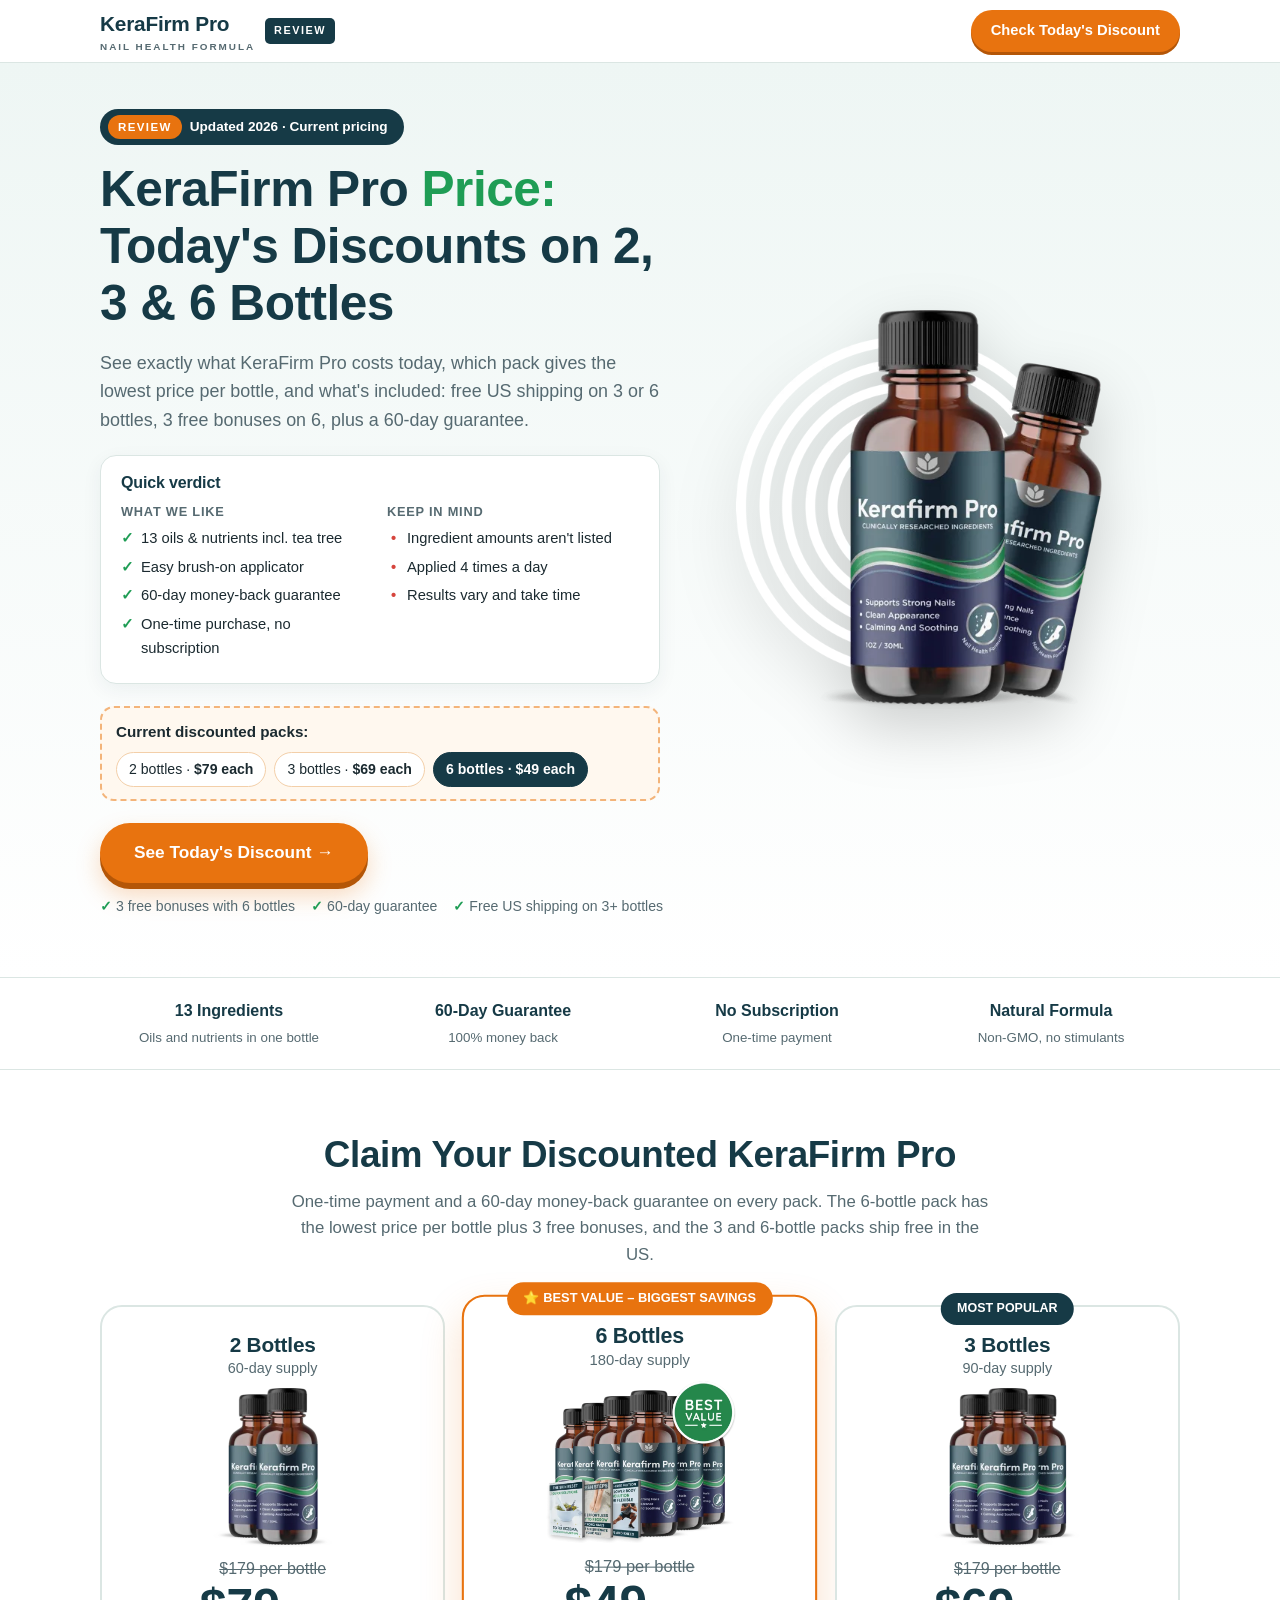
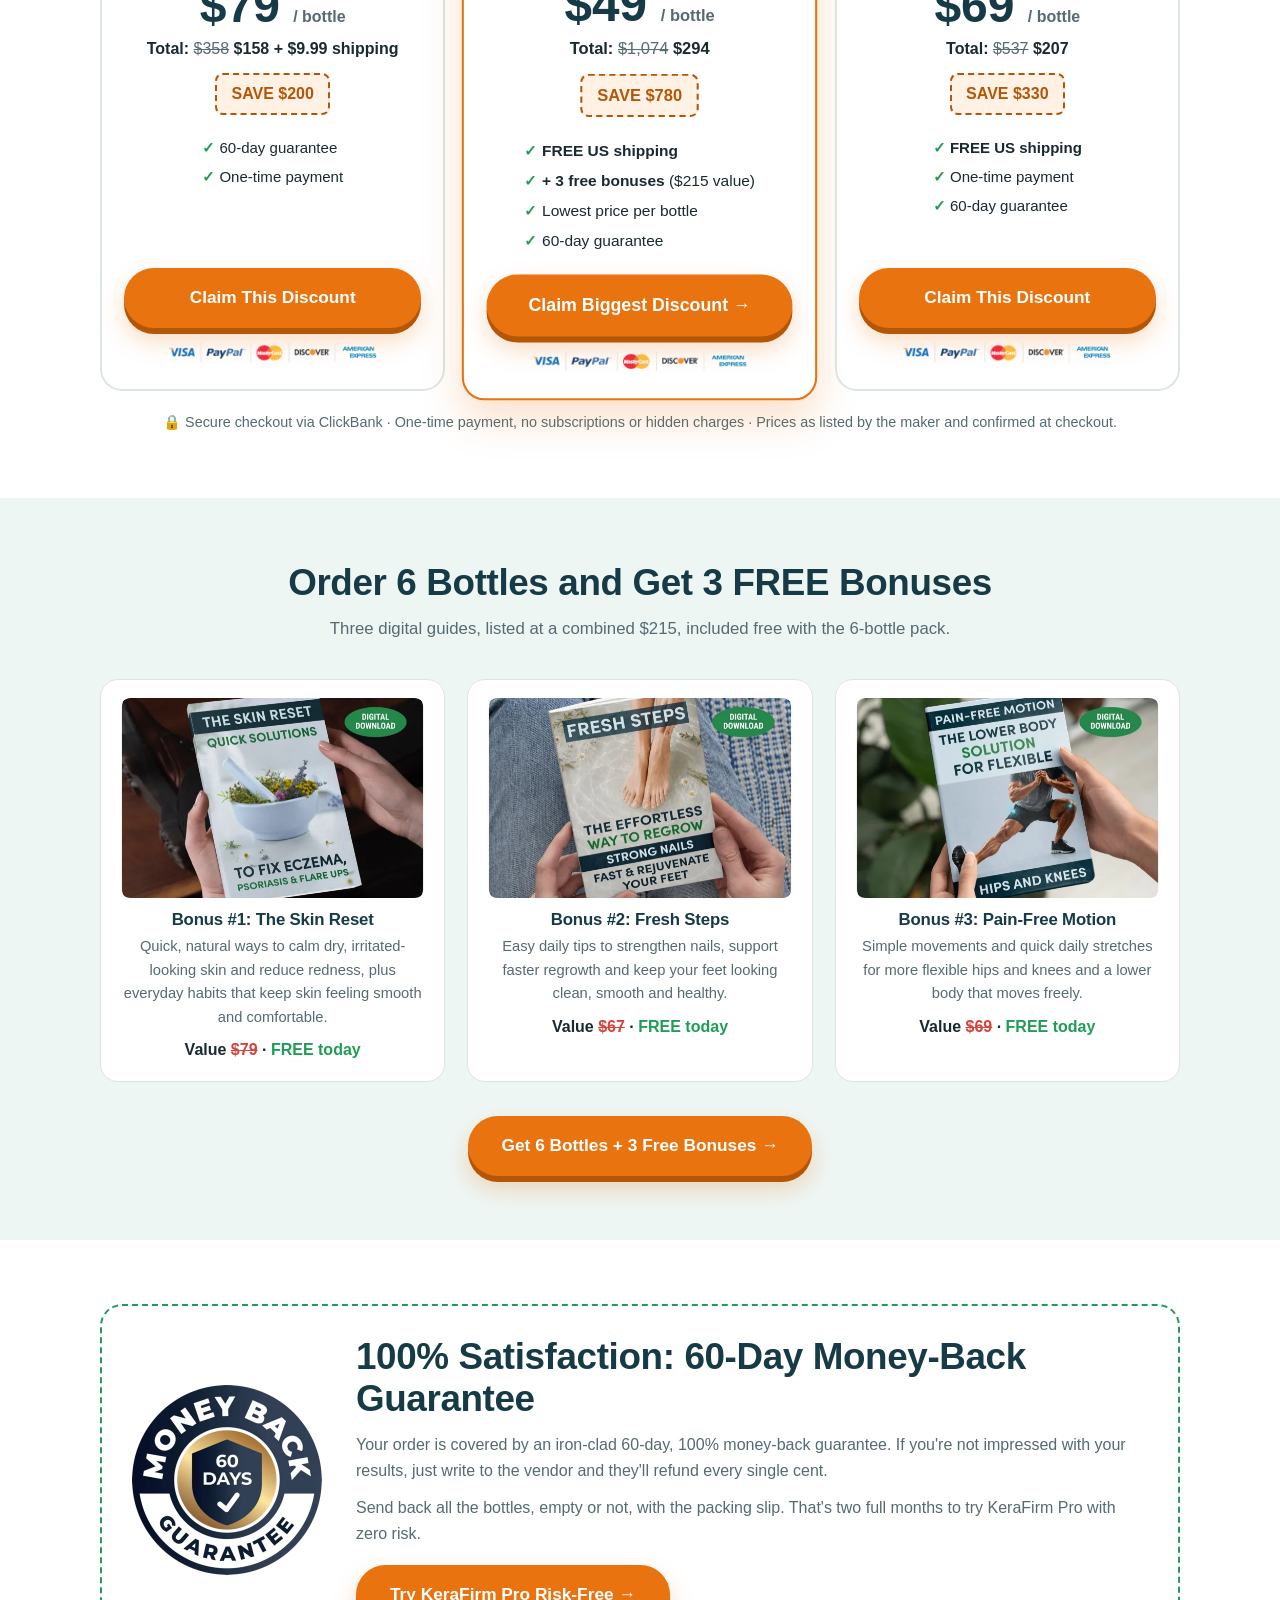
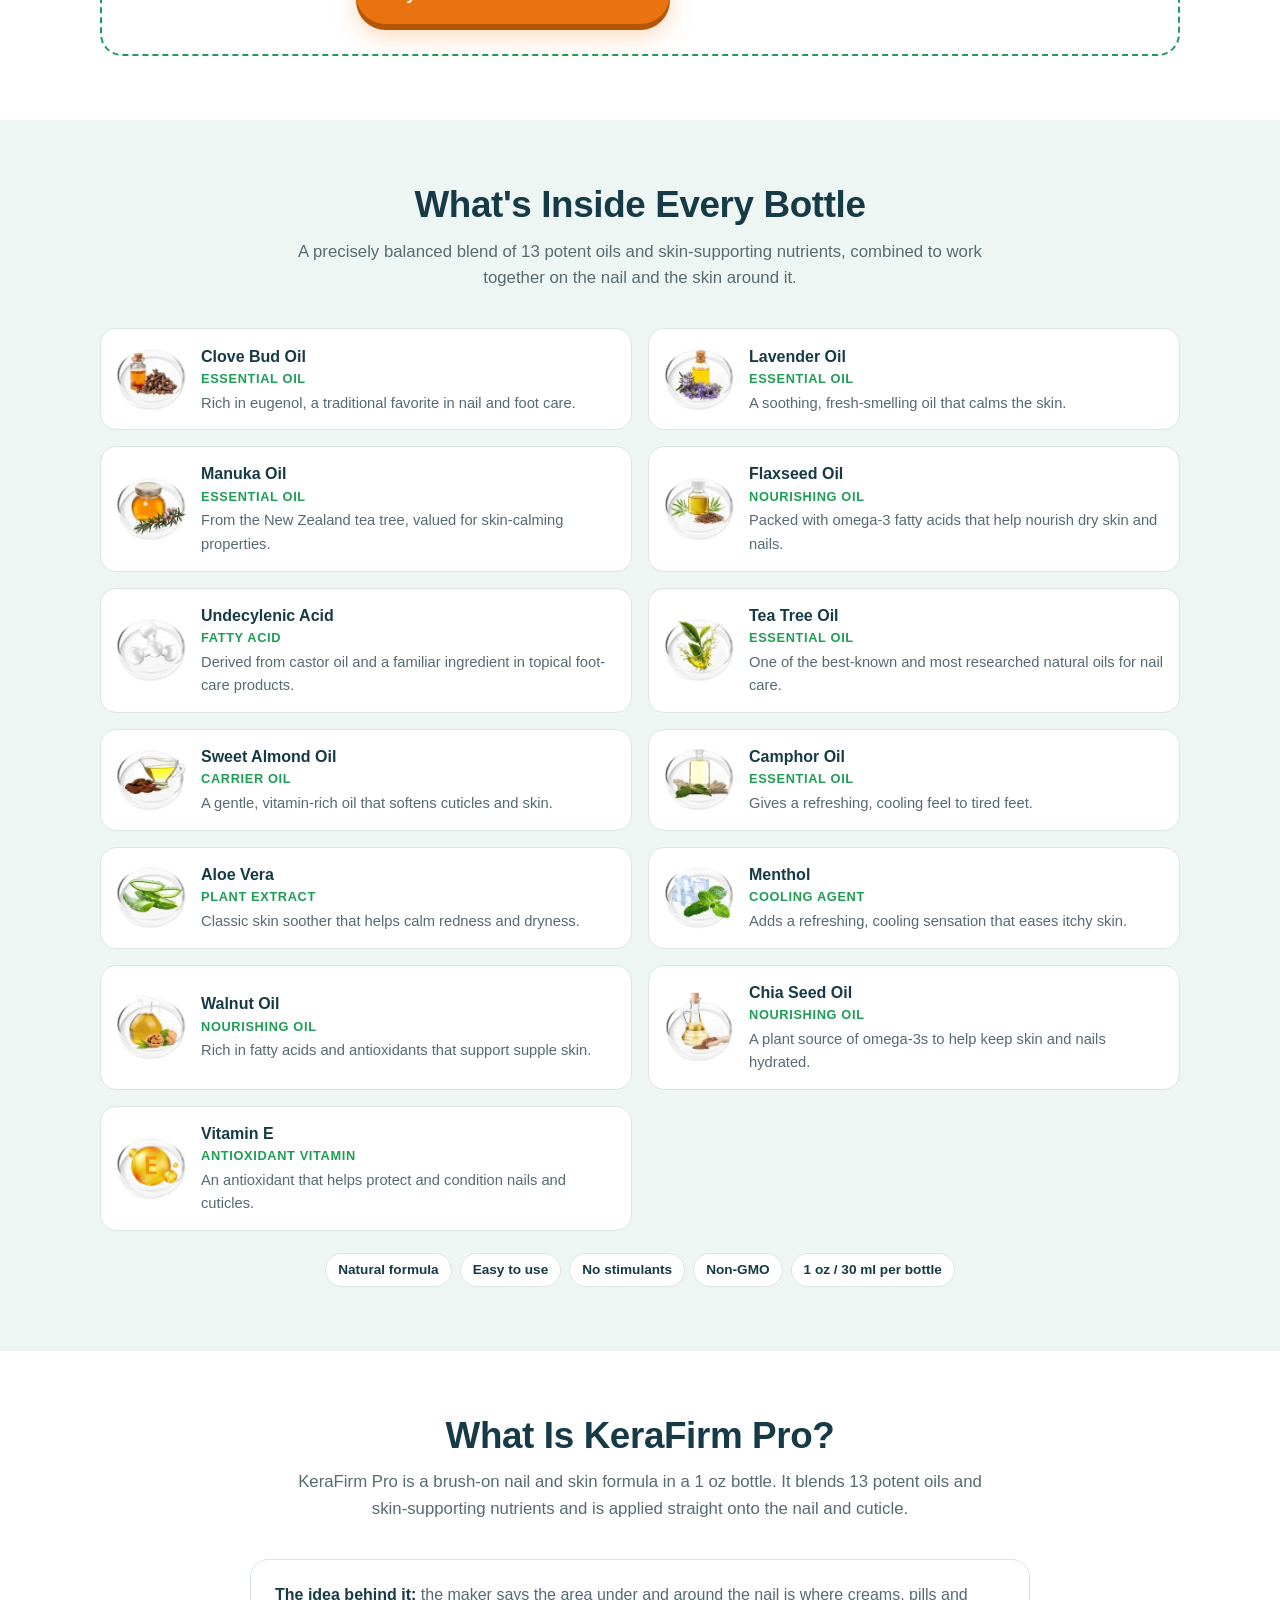
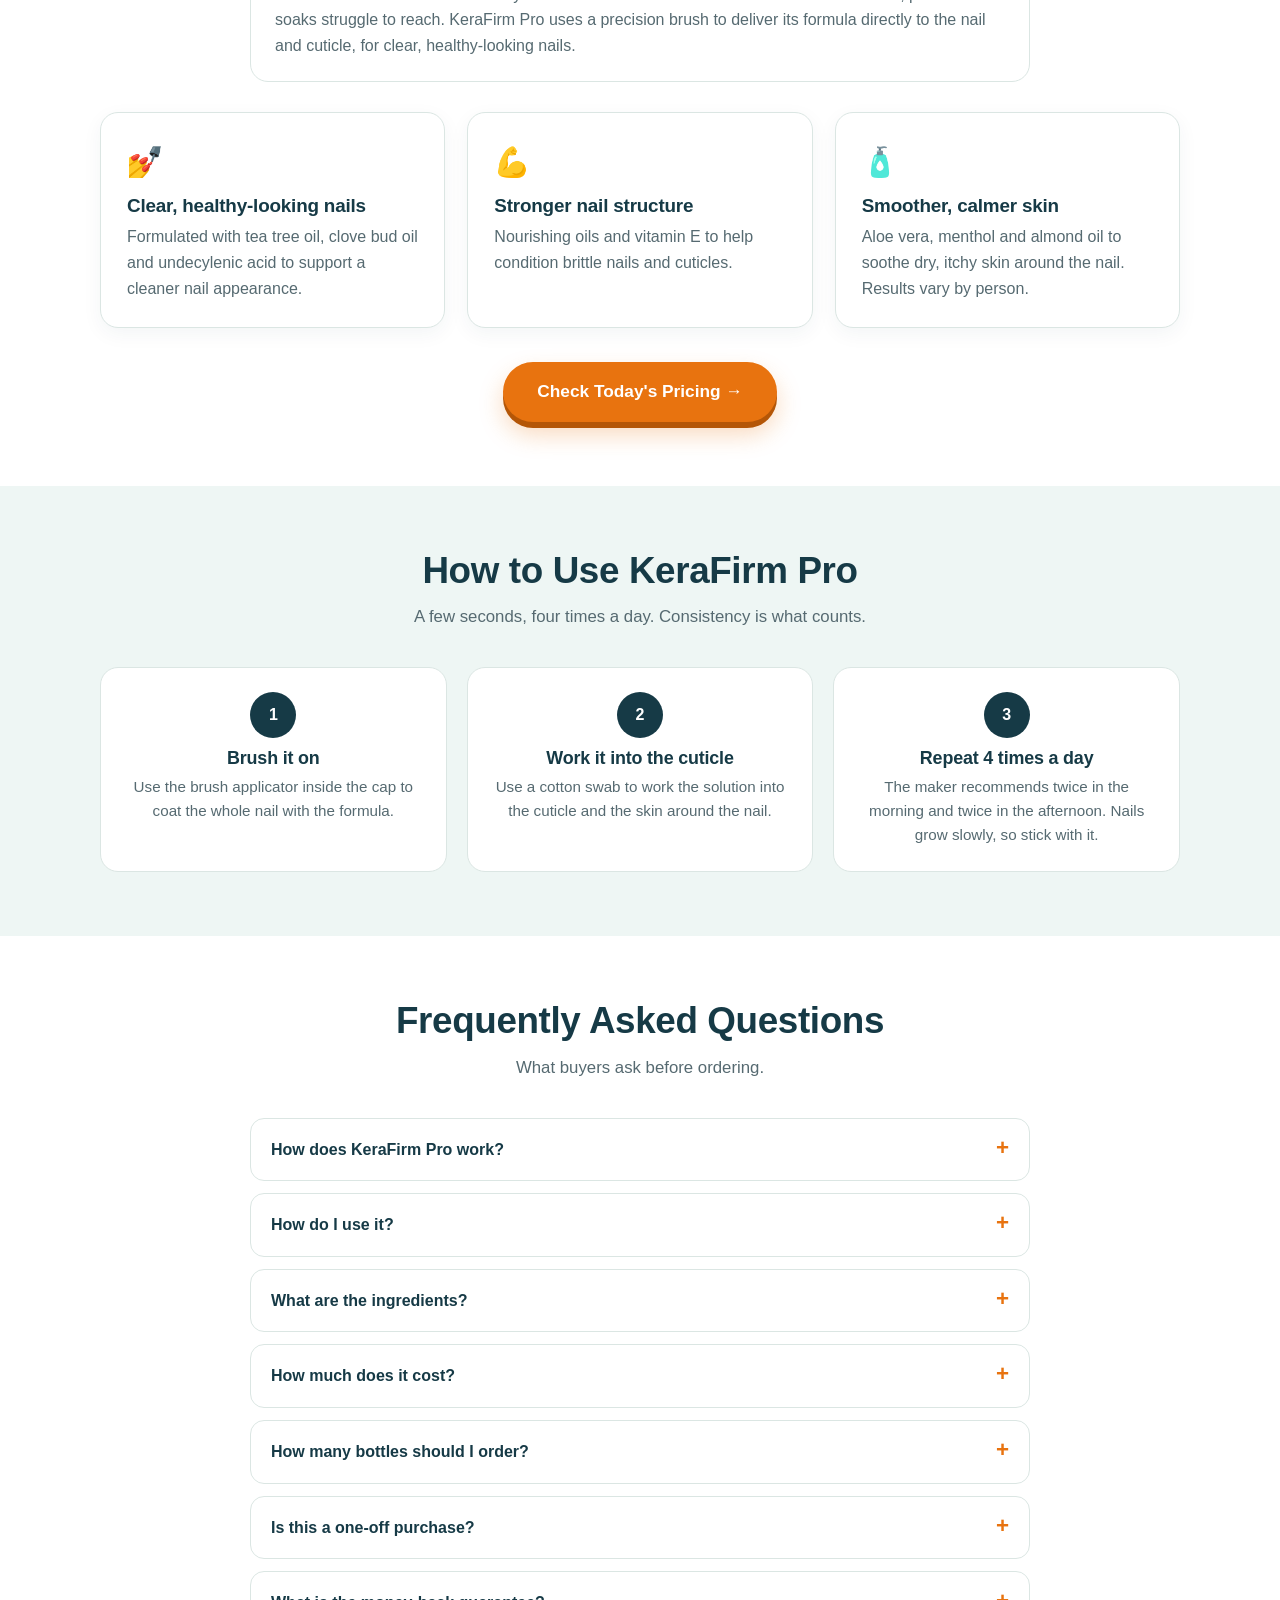
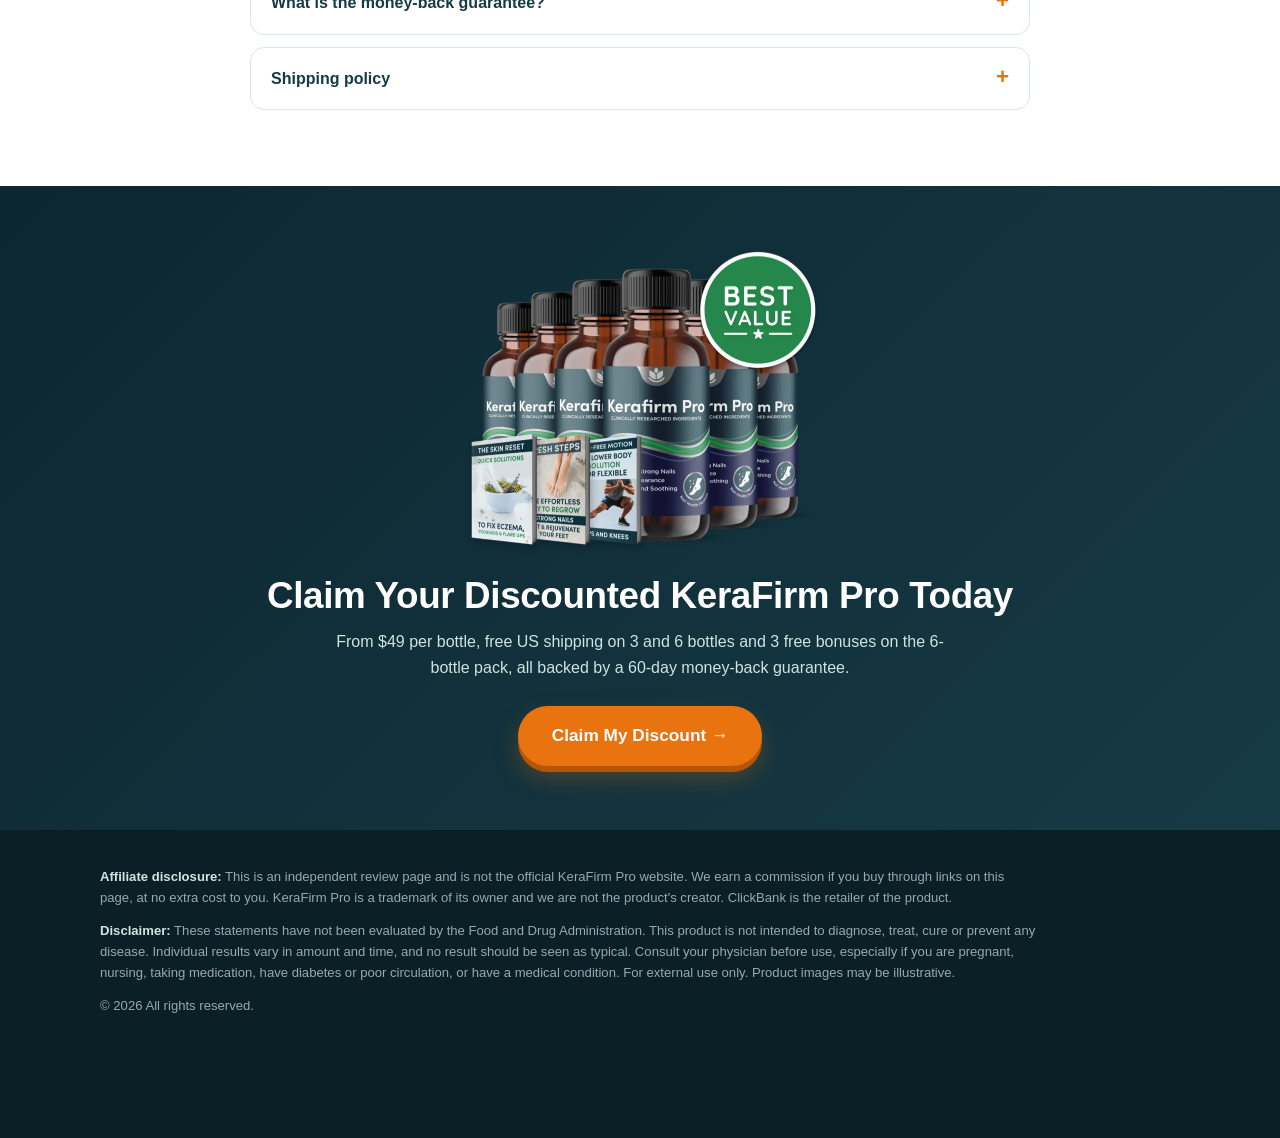
<file: pricing.html>
<!DOCTYPE html>
<html lang="en">
<head>
<meta charset="utf-8">
<meta name="viewport" content="width=device-width, initial-scale=1">
<title>KeraFirm Pro Price: 2, 3 &amp; 6 Bottle Discounts | 60-Day Guarantee</title>
<meta name="description" content="Current KeraFirm Pro pricing: $79, $69 or $49 per bottle, free US shipping on 3 or 6 bottles, 3 free bonuses on 6 bottles, one-time payment and a 60-day money-back guarantee.">
<link rel="preload" as="image" href="assets/bottle-hero.webp" type="image/webp" fetchpriority="high">
<link rel="icon" href="assets/favicon.png">
<style>
:root{
  --navy:#163a46; --navy-d:#0d2730; --orange:#e8730f; --orange-d:#b45607; --cream:#eef6f4; --mint:#dff0ea;
  --ink:#1b2a30; --muted:#566a71; --line:#dbe6e3; --green:#1f9d55; --red:#d6453d;
}
*{box-sizing:border-box;margin:0;padding:0}
html{scroll-behavior:smooth}
body{font-family:-apple-system,BlinkMacSystemFont,"Segoe UI",Roboto,Helvetica,Arial,sans-serif;color:var(--ink);line-height:1.6;background:#fff;-webkit-font-smoothing:antialiased}
img{max-width:100%;height:auto;display:block}
picture{display:contents}
picture source{display:none}
a{color:inherit}
.wrap{max-width:1120px;margin:0 auto;padding:0 20px}
h1,h2,h3{line-height:1.15;letter-spacing:-.01em;color:var(--navy)}
h1{font-size:clamp(2rem,4.8vw,3.1rem);font-weight:800}
h2{font-size:clamp(1.6rem,3.5vw,2.3rem);font-weight:800;text-align:center;margin-bottom:12px}
.sub{text-align:center;color:var(--muted);max-width:700px;margin:0 auto 36px;font-size:1.05rem}
section{padding:64px 0}
.alt{background:var(--cream)}

.topbar{background:var(--navy);color:#fff;text-align:center;font-size:.88rem;padding:9px 14px}
.topbar b{color:#ffc58f}
header.nav{background:#fff;border-bottom:1px solid var(--line);position:sticky;top:0;z-index:50}
header.nav .wrap{display:flex;align-items:center;justify-content:space-between;height:62px;gap:12px}
.logo{font-weight:800;font-size:1.3rem;color:var(--navy);letter-spacing:-.01em}
.logo small{display:block;font-size:.62rem;letter-spacing:.2em;color:var(--muted);font-weight:700;margin-top:-2px}
.navlinks{display:flex;gap:22px;font-weight:600;font-size:.95rem;color:var(--navy)}
.navlinks a{text-decoration:none}

.btn{display:inline-flex;align-items:center;justify-content:center;background:var(--orange);color:#fff;text-decoration:none;font-weight:800;border-radius:999px;padding:16px 34px;font-size:1.08rem;box-shadow:0 6px 0 var(--orange-d),0 12px 24px rgba(232,115,15,.28);transition:transform .15s,box-shadow .15s;text-align:center}
.btn:hover{transform:translateY(2px);box-shadow:0 4px 0 var(--orange-d),0 8px 18px rgba(232,115,15,.28)}
.btn.sm{padding:9px 20px;font-size:.92rem;box-shadow:0 3px 0 var(--orange-d)}
.btn.block{display:flex;width:100%}
.btn.pulse{animation:pulse 2.4s infinite}
@keyframes pulse{0%,100%{transform:scale(1)}50%{transform:scale(1.03)}}
@media (prefers-reduced-motion:reduce){.btn.pulse{animation:none}}

.s-hero{background:radial-gradient(ellipse at 75% 35%,#d8eee7 0%,#f1f8f6 45%,#fff 100%);padding:46px 0 60px}
.s-hero .grid{display:grid;grid-template-columns:1.1fr .9fr;gap:40px;align-items:center}
.eyebrow{display:inline-block;background:var(--mint);color:var(--navy);font-weight:800;font-size:.78rem;letter-spacing:.12em;padding:6px 14px;border-radius:999px;margin-bottom:16px}
.s-hero h1 span{color:var(--green)}
.s-hero .lead{font-size:1.12rem;color:var(--muted);margin:16px 0 18px;max-width:560px}
.s-hero ul{list-style:none;margin:0 0 24px}
.s-hero li{padding-left:28px;position:relative;margin:8px 0;font-weight:600}
.s-hero li:before{content:"✓";position:absolute;left:0;top:2px;width:20px;height:20px;border-radius:50%;background:var(--green);color:#fff;font-size:.75rem;display:flex;align-items:center;justify-content:center}
.s-hero .visual img{max-width:420px;width:100%;margin:0 auto;filter:drop-shadow(0 24px 30px rgba(0,0,0,.18))}
.cta-row{display:flex;flex-direction:column;align-items:flex-start;gap:12px}
.micro{font-size:.88rem;color:var(--muted);display:flex;flex-wrap:wrap;gap:6px 16px}
.micro span:before{content:"✓ ";color:var(--green);font-weight:800}

.trustrow{background:#fff;border-top:1px solid var(--line);border-bottom:1px solid var(--line);padding:18px 0}
.trustrow .wrap{display:grid;grid-template-columns:repeat(4,1fr);gap:14px;text-align:center;font-weight:700;color:var(--navy)}
.trustrow span{display:block;font-size:1.5rem}

.prob{display:grid;grid-template-columns:repeat(2,1fr);gap:14px;max-width:820px;margin:0 auto}
.prob div{background:#fff;border:1px solid var(--line);border-left:5px solid var(--orange);border-radius:12px;padding:14px 16px;font-weight:600;color:var(--navy)}
.note{max-width:760px;margin:26px auto 0;text-align:center;color:var(--muted);font-size:1.05rem}

.intro{display:grid;grid-template-columns:.8fr 1.2fr;gap:40px;align-items:center}
.intro img{width:100%;max-width:380px;margin:0 auto}
.intro h2{text-align:left}
.intro .kicker{color:var(--green);font-weight:800;letter-spacing:.12em;font-size:.8rem}
.intro p{color:var(--muted);margin:12px 0}

.steps{display:grid;grid-template-columns:repeat(3,1fr);gap:20px;text-align:center}
.steps>div{background:#fff;border:1px solid var(--line);border-radius:18px;padding:24px}
.steps .n{width:46px;height:46px;border-radius:50%;background:var(--navy);color:#fff;font-weight:800;display:flex;align-items:center;justify-content:center;margin:0 auto 10px}
.steps h3{font-size:1.12rem;margin-bottom:6px}
.steps p{color:var(--muted);font-size:.95rem}

.ings{display:grid;grid-template-columns:repeat(2,1fr);gap:16px}
.ing{display:flex;gap:14px;align-items:center;background:#fff;border:1px solid var(--line);border-radius:16px;padding:14px}
.ing img{width:72px;height:72px;flex:none;object-fit:contain}
.ing b{color:var(--navy);display:block}
.ing em{color:var(--green);font-style:normal;font-size:.8rem;font-weight:700;display:block;margin-bottom:2px;text-transform:uppercase;letter-spacing:.05em}
.ing p{color:var(--muted);font-size:.92rem}
.certs{display:flex;flex-wrap:wrap;gap:8px;justify-content:center;margin:22px auto 0;max-width:720px}
.certs span{background:#fff;border:1px solid var(--line);border-radius:999px;padding:5px 12px;font-size:.85rem;color:var(--navy);font-weight:600}

.ben{display:grid;grid-template-columns:repeat(3,1fr);gap:18px}
.ben>div{display:flex;gap:14px;background:#fff;border:1px solid var(--line);border-radius:16px;padding:18px}
.ben span{font-size:1.6rem}
.ben b{color:var(--navy);display:block;margin-bottom:4px}
.ben p{color:var(--muted);font-size:.93rem}

.cmp{width:100%;max-width:820px;margin:0 auto;border-collapse:collapse;background:#fff;border-radius:16px;overflow:hidden;box-shadow:0 6px 20px rgba(22,58,70,.07)}
.cmp th,.cmp td{padding:13px 12px;text-align:center;border-bottom:1px solid var(--line)}
.cmp td:first-child{text-align:left;font-weight:600;color:var(--navy)}
.cmp th{background:var(--navy);color:#fff}
.cmp .hl{background:#e3f4ec;font-weight:800;color:var(--navy)}
.cmp th.hl{background:var(--green);color:#fff}

.pricing{display:grid;grid-template-columns:repeat(3,1fr);gap:22px;align-items:stretch}
.plan{background:#fff;border:2px solid var(--line);border-radius:22px;padding:26px 22px;text-align:center;position:relative;display:flex;flex-direction:column}
.plan.best{border-color:var(--orange);box-shadow:0 18px 40px rgba(232,115,15,.22);transform:scale(1.03)}
.plan .tag{position:absolute;top:-14px;left:50%;transform:translateX(-50%);background:var(--orange);color:#fff;font-weight:800;font-size:.78rem;padding:6px 16px;border-radius:999px;white-space:nowrap}
.plan .tag.pop{background:var(--navy)}
.plan h3{font-size:1.3rem}
.plan .days{color:var(--muted);font-size:.9rem;margin-bottom:8px}
.plan .pimg{height:160px;width:auto;max-width:100%;object-fit:contain;margin:0 auto 8px}
.plan .was{color:var(--muted);text-decoration:line-through;font-size:1rem}
.plan .pp{font-size:3rem;font-weight:900;color:var(--navy);line-height:1}
.plan .pp small{font-size:1rem;font-weight:600;color:var(--muted)}
.plan .total{font-weight:700;margin:6px 0 4px}
.plan .total s{color:var(--muted);font-weight:500}
.plan .save{display:inline-block;background:#fff1e3;border:2px dashed var(--orange-d);border-radius:8px;font-weight:900;padding:6px 14px;margin:8px auto;color:var(--orange-d)}
.plan ul{list-style:none;margin:8px 0 16px;text-align:left;display:inline-block;align-self:center}
.plan li{margin:5px 0;font-size:.94rem}
.plan li:before{content:"✓ ";color:var(--green);font-weight:800}
.plan .btn{margin-top:auto}
.plan .pay{width:70%;margin:14px auto 0;opacity:.9}
.secure{text-align:center;color:var(--muted);font-size:.9rem;margin-top:20px}

.books{display:grid;grid-template-columns:repeat(3,1fr);gap:22px}
.book{background:#fff;border:1px solid var(--line);border-radius:18px;padding:18px;text-align:center}
.book img{width:100%;height:200px;object-fit:cover;border-radius:12px;margin:0 auto 12px}
.book h3{font-size:1.05rem;margin-bottom:6px}
.book p{color:var(--muted);font-size:.92rem}
.book .rrp{margin-top:8px;font-weight:700}
.book s{color:var(--red)}.book .fr{color:var(--green)}

.guar{display:grid;grid-template-columns:190px 1fr;gap:34px;align-items:center;background:#fff;border:2px dashed var(--green);border-radius:22px;padding:30px}
.guar img{width:100%;max-width:190px}
.guar h2{text-align:left}
.guar p{color:var(--muted);margin-bottom:12px}

details{background:#fff;border:1px solid var(--line);border-radius:14px;padding:18px 20px;margin-bottom:12px}
summary{font-weight:700;cursor:pointer;list-style:none;display:flex;justify-content:space-between;gap:12px;color:var(--navy)}
summary::-webkit-details-marker{display:none}
summary::after{content:"+";font-size:1.4rem;line-height:1;color:var(--orange)}
details[open] summary::after{content:"–"}
details p{margin-top:12px;color:var(--muted)}
.faq{max-width:780px;margin:0 auto}
.ship{width:100%;margin-top:12px;border-collapse:collapse;font-size:.92rem}
.ship th,.ship td{padding:8px;text-align:left;border-bottom:1px solid var(--line)}
.ship th{color:var(--navy)}

.final{background:linear-gradient(135deg,var(--navy-d),var(--navy));color:#fff;text-align:center}
.final h2{color:#fff}
.final p{color:#cfe3e0;max-width:640px;margin:0 auto 26px}
.final img{max-width:360px;margin:0 auto 18px}

footer{background:#0a1f26;color:#93abb1;font-size:.82rem;padding:36px 0 110px}
footer p{margin-bottom:12px;max-width:940px}
footer b{color:#d3e4e1}footer a{color:#c6dcd8}
.sticky{display:none}

@media (max-width:860px){
  section{padding:46px 0}
  .s-hero .grid,.intro,.guar{grid-template-columns:1fr}
  .s-hero .visual{order:-1;max-width:300px;margin:0 auto}
  .trustrow .wrap{grid-template-columns:repeat(2,1fr)}
  .prob,.ben,.steps,.ings,.books,.pricing{grid-template-columns:1fr}
  .intro,.intro h2{text-align:center}
  .plan.best{transform:none;order:-1}
  .guar{text-align:center;padding:24px}.guar h2{text-align:center}.guar img{margin:0 auto;max-width:160px}
  .cta-row{align-items:stretch}.cta-row .btn{width:100%}
  .cmp th,.cmp td{padding:10px 6px;font-size:.88rem}
  header.nav .btn,.navlinks{display:none}
  .sticky{display:block;position:fixed;left:0;right:0;bottom:0;z-index:60;background:#fff;border-top:1px solid var(--line);padding:10px 14px;box-shadow:0 -6px 20px rgba(0,0,0,.08)}
  .sticky .btn{width:100%;padding:14px;font-size:1.02rem}
}

.hero{background:linear-gradient(180deg,var(--cream),#fff);padding:46px 0 60px}
.hero .grid{display:grid;grid-template-columns:1.1fr .9fr;gap:40px;align-items:center}
.rvbadge{display:inline-flex;align-items:center;gap:8px;background:var(--navy);color:#fff;border-radius:999px;padding:6px 16px 6px 8px;font-weight:700;font-size:.85rem;margin-bottom:16px}
.rvbadge b{background:var(--orange);color:#fff;padding:3px 10px;border-radius:999px;letter-spacing:.12em;font-size:.72rem}
.hero h1 span{color:var(--green)}
.hero .lead{font-size:1.12rem;color:var(--muted);margin:16px 0 20px;max-width:560px}
.hero .visual img{max-width:420px;width:100%;margin:0 auto;filter:drop-shadow(0 24px 30px rgba(0,0,0,.18))}
.verdict{background:#fff;border:1px solid var(--line);border-radius:16px;padding:18px 20px;margin-bottom:22px;max-width:560px;box-shadow:0 6px 20px rgba(22,58,70,.06)}
.verdict h3{font-size:1rem;margin-bottom:10px}
.vgrid{display:grid;grid-template-columns:1fr 1fr;gap:14px;font-size:.92rem}
.vgrid ul{list-style:none}
.vgrid li{margin:5px 0;padding-left:20px;position:relative}
.vgrid .pro li:before{content:"✓";position:absolute;left:0;color:var(--green);font-weight:900}
.vgrid .con li:before{content:"•";position:absolute;left:4px;color:var(--red);font-weight:900}
.vgrid b{display:block;font-size:.8rem;text-transform:uppercase;letter-spacing:.06em;color:var(--muted);margin-bottom:4px}
.deal{background:#fff8ef;border:2px dashed #f3b47a;border-radius:14px;padding:12px 14px;margin:0 0 22px;max-width:560px}
.deal-h{font-weight:800;font-size:.95rem;margin-bottom:8px}
.chips{display:flex;flex-wrap:wrap;gap:8px}
.chips span{background:#fff;border:1px solid #f3cfa9;border-radius:999px;padding:5px 12px;font-size:.88rem}
.chips .hot{background:var(--navy);border-color:var(--navy);color:#fff}
.trust{border-top:1px solid var(--line);border-bottom:1px solid var(--line);padding:20px 0;background:#fff}
.trust .wrap{display:grid;grid-template-columns:repeat(4,1fr);gap:16px;text-align:center}
.trust strong{display:block;color:var(--navy)}.trust small{color:var(--muted)}
.cards{display:grid;grid-template-columns:repeat(3,1fr);gap:22px}
.card{background:#fff;border:1px solid var(--line);border-radius:18px;padding:26px;box-shadow:0 6px 20px rgba(22,58,70,.05)}
.card .ic{font-size:1.8rem;margin-bottom:10px}
.card h3{font-size:1.18rem;margin-bottom:8px}
.card p{color:var(--muted)}
.story{max-width:780px;margin:0 auto 30px;background:#fff;border:1px solid var(--line);border-radius:18px;padding:22px 24px;color:var(--muted)}
.story b{color:var(--navy)}
.shiptbl{width:100%;max-width:680px;margin:0 auto;border-collapse:collapse;background:#fff;border-radius:16px;overflow:hidden;box-shadow:0 6px 20px rgba(22,58,70,.07)}
.shiptbl th,.shiptbl td{padding:12px;text-align:left;border-bottom:1px solid var(--line)}
.shiptbl th{background:var(--navy);color:#fff}
.rv{background:var(--navy);color:#fff;font-weight:900;font-size:.68rem;letter-spacing:.14em;padding:4px 9px;border-radius:5px}
.brand{display:flex;align-items:center;gap:10px}
@media (max-width:860px){
  .hero .grid{grid-template-columns:1fr}
  .hero .visual{order:-1;max-width:300px;margin:0 auto}
  .vgrid,.cards{grid-template-columns:1fr}
  .trust .wrap{grid-template-columns:repeat(2,1fr)}
  .shiptbl th,.shiptbl td{padding:10px 8px;font-size:.88rem}
}
</style>
</head>
<body>

<header class="nav">
  <div class="wrap">
    <div class="brand"><div class="logo">KeraFirm Pro<small>NAIL HEALTH FORMULA</small></div><span class="rv">REVIEW</span></div>
    <a class="btn sm" href="go/" rel="sponsored noopener" target="_blank">Check Today's Discount</a>
  </div>
</header>

<!-- HERO -->
<section class="hero">
  <div class="wrap grid">
    <div>
      <span class="rvbadge"><b>REVIEW</b> Updated 2026 · Current pricing</span>
      <h1>KeraFirm Pro <span>Price:</span> Today's Discounts on 2, 3 &amp; 6 Bottles</h1>
      <p class="lead">See exactly what KeraFirm Pro costs today, which pack gives the lowest price per bottle, and what's included: free US shipping on 3 or 6 bottles, 3 free bonuses on 6, plus a 60-day guarantee.</p>

      <div class="verdict">
        <h3>Quick verdict</h3>
        <div class="vgrid">
          <div class="pro"><b>What we like</b><ul><li>13 oils &amp; nutrients incl. tea tree</li><li>Easy brush-on applicator</li><li>60-day money-back guarantee</li><li>One-time purchase, no subscription</li></ul></div>
          <div class="con"><b>Keep in mind</b><ul><li>Ingredient amounts aren't listed</li><li>Applied 4 times a day</li><li>Results vary and take time</li></ul></div>
        </div>
      </div>

      <div class="deal">
        <div class="deal-h">Current discounted packs:</div>
        <div class="chips"><span>2 bottles · <b>$79 each</b></span><span>3 bottles · <b>$69 each</b></span><span class="hot"><b>6 bottles · $49 each</b></span></div>
      </div>

      <div class="cta-row">
        <a class="btn pulse" href="go/" rel="sponsored noopener" target="_blank">See Today's Discount →</a>
        <div class="micro"><span>3 free bonuses with 6 bottles</span><span>60-day guarantee</span><span>Free US shipping on 3+ bottles</span></div>
      </div>
    </div>
    <div class="visual"><picture><source srcset="assets/bottle-hero.webp" type="image/webp"><img width="560" height="541" decoding="async" fetchpriority="high" src="assets/bottle-hero.png" alt="Two bottles of KeraFirm Pro nail health formula, 1 oz / 30 ml"></picture></div>
  </div>
</section>

<div class="trust">
  <div class="wrap">
    <div><strong>13 Ingredients</strong><small>Oils and nutrients in one bottle</small></div>
    <div><strong>60-Day Guarantee</strong><small>100% money back</small></div>
    <div><strong>No Subscription</strong><small>One-time payment</small></div>
    <div><strong>Natural Formula</strong><small>Non-GMO, no stimulants</small></div>
  </div>
</div>

<!-- PRICING -->
<section id="pricing">
  <div class="wrap">
    <h2>Claim Your Discounted KeraFirm Pro</h2>
    <p class="sub">One-time payment and a 60-day money-back guarantee on every pack. The 6-bottle pack has the lowest price per bottle plus 3 free bonuses, and the 3 and 6-bottle packs ship free in the US.</p>
    <div class="pricing">

      <div class="plan">
        <h3>2 Bottles</h3><div class="days">60-day supply</div>
        <picture><source srcset="assets/bottle-2.webp" type="image/webp"><img width="240" height="320" decoding="async" class="pimg" src="assets/bottle-2.png" alt="KeraFirm Pro 2 bottle pack" loading="lazy"></picture>
        <div class="was">$179 per bottle</div>
        <div class="pp">$79 <small>/ bottle</small></div>
        <div class="total">Total: <s>$358</s> $158 + $9.99 shipping</div>
        <div class="save">SAVE $200</div>
        <ul><li>60-day guarantee</li><li>One-time payment</li></ul>
        <a class="btn block" href="go/" rel="sponsored noopener" target="_blank">Claim This Discount</a>
        <img width="480" height="48" decoding="async" class="pay" src="assets/cards.png" alt="Accepted credit cards" loading="lazy">
      </div>

      <div class="plan best">
        <span class="tag">⭐ BEST VALUE – BIGGEST SAVINGS</span>
        <h3>6 Bottles</h3><div class="days">180-day supply</div>
        <picture><source srcset="assets/bottle-6.webp" type="image/webp"><img width="720" height="613" decoding="async" class="pimg" src="assets/bottle-6.png" alt="KeraFirm Pro 6 bottle pack with 3 free bonuses" loading="lazy"></picture>
        <div class="was">$179 per bottle</div>
        <div class="pp">$49 <small>/ bottle</small></div>
        <div class="total">Total: <s>$1,074</s> $294</div>
        <div class="save">SAVE $780</div>
        <ul><li><b>FREE US shipping</b></li><li><b>+ 3 free bonuses</b> ($215 value)</li><li>Lowest price per bottle</li><li>60-day guarantee</li></ul>
        <a class="btn block pulse" href="go/" rel="sponsored noopener" target="_blank">Claim Biggest Discount →</a>
        <img width="480" height="48" decoding="async" class="pay" src="assets/cards.png" alt="Accepted credit cards" loading="lazy">
      </div>

      <div class="plan">
        <span class="tag pop">MOST POPULAR</span>
        <h3>3 Bottles</h3><div class="days">90-day supply</div>
        <picture><source srcset="assets/bottle-3.webp" type="image/webp"><img width="292" height="320" decoding="async" class="pimg" src="assets/bottle-3.png" alt="KeraFirm Pro 3 bottle pack" loading="lazy"></picture>
        <div class="was">$179 per bottle</div>
        <div class="pp">$69 <small>/ bottle</small></div>
        <div class="total">Total: <s>$537</s> $207</div>
        <div class="save">SAVE $330</div>
        <ul><li><b>FREE US shipping</b></li><li>One-time payment</li><li>60-day guarantee</li></ul>
        <a class="btn block" href="go/" rel="sponsored noopener" target="_blank">Claim This Discount</a>
        <img width="480" height="48" decoding="async" class="pay" src="assets/cards.png" alt="Accepted credit cards" loading="lazy">
      </div>

    </div>
    <p class="secure">🔒 Secure checkout via ClickBank · One-time payment, no subscriptions or hidden charges · Prices as listed by the maker and confirmed at checkout.</p>
  </div>
</section>

<!-- BONUSES -->
<section class="alt" id="bonuses">
  <div class="wrap">
    <h2>Order 6 Bottles and Get 3 FREE Bonuses</h2>
    <p class="sub">Three digital guides, listed at a combined $215, included free with the 6-bottle pack.</p>
    <div class="books">
      <div class="book"><picture><source srcset="assets/bonus-1.webp" type="image/webp"><img width="600" height="423" decoding="async" src="assets/bonus-1.jpg" alt="The Skin Reset eBook" loading="lazy"></picture><h3>Bonus #1: The Skin Reset</h3><p>Quick, natural ways to calm dry, irritated-looking skin and reduce redness, plus everyday habits that keep skin feeling smooth and comfortable.</p><div class="rrp">Value <s>$79</s> · <span class="fr">FREE today</span></div></div>
      <div class="book"><picture><source srcset="assets/bonus-2.webp" type="image/webp"><img width="600" height="423" decoding="async" src="assets/bonus-2.jpg" alt="Fresh Steps eBook" loading="lazy"></picture><h3>Bonus #2: Fresh Steps</h3><p>Easy daily tips to strengthen nails, support faster regrowth and keep your feet looking clean, smooth and healthy.</p><div class="rrp">Value <s>$67</s> · <span class="fr">FREE today</span></div></div>
      <div class="book"><picture><source srcset="assets/bonus-3.webp" type="image/webp"><img width="600" height="423" decoding="async" src="assets/bonus-3.jpg" alt="Pain-Free Motion eBook" loading="lazy"></picture><h3>Bonus #3: Pain-Free Motion</h3><p>Simple movements and quick daily stretches for more flexible hips and knees and a lower body that moves freely.</p><div class="rrp">Value <s>$69</s> · <span class="fr">FREE today</span></div></div>
    </div>
    <div style="text-align:center;margin-top:34px"><a class="btn" href="go/" rel="sponsored noopener" target="_blank">Get 6 Bottles + 3 Free Bonuses →</a></div>
  </div>
</section>

<!-- GUARANTEE -->
<section id="guarantee">
  <div class="wrap">
    <div class="guar">
      <picture><source srcset="assets/guarantee.webp" type="image/webp"><img width="380" height="380" decoding="async" src="assets/guarantee.png" alt="60-day money-back guarantee" loading="lazy"></picture>
      <div>
        <h2>100% Satisfaction: 60-Day Money-Back Guarantee</h2>
        <p>Your order is covered by an iron-clad 60-day, 100% money-back guarantee. If you're not impressed with your results, just write to the vendor and they'll refund every single cent.</p>
        <p style="margin-bottom:18px">Send back all the bottles, empty or not, with the packing slip. That's two full months to try KeraFirm Pro with zero risk.</p>
        <a class="btn" href="go/" rel="sponsored noopener" target="_blank">Try KeraFirm Pro Risk-Free →</a>
      </div>
    </div>
  </div>
</section>

<!-- INGREDIENTS -->
<section class="alt" id="ingredients">
  <div class="wrap">
    <h2>What's Inside Every Bottle</h2>
    <p class="sub">A precisely balanced blend of 13 potent oils and skin-supporting nutrients, combined to work together on the nail and the skin around it.</p>
    <div class="ings">
      <div class="ing"><picture><source srcset="assets/ing-1.webp" type="image/webp"><img width="160" height="145" decoding="async" src="assets/ing-1.png" alt="Clove bud oil" loading="lazy"></picture><div><b>Clove Bud Oil</b><em>Essential oil</em><p>Rich in eugenol, a traditional favorite in nail and foot care.</p></div></div>
      <div class="ing"><picture><source srcset="assets/ing-2.webp" type="image/webp"><img width="160" height="145" decoding="async" src="assets/ing-2.png" alt="Lavender oil" loading="lazy"></picture><div><b>Lavender Oil</b><em>Essential oil</em><p>A soothing, fresh-smelling oil that calms the skin.</p></div></div>
      <div class="ing"><picture><source srcset="assets/ing-3.webp" type="image/webp"><img width="160" height="145" decoding="async" src="assets/ing-3.png" alt="Manuka oil" loading="lazy"></picture><div><b>Manuka Oil</b><em>Essential oil</em><p>From the New Zealand tea tree, valued for skin-calming properties.</p></div></div>
      <div class="ing"><picture><source srcset="assets/ing-4.webp" type="image/webp"><img width="160" height="145" decoding="async" src="assets/ing-4.png" alt="Flaxseed oil" loading="lazy"></picture><div><b>Flaxseed Oil</b><em>Nourishing oil</em><p>Packed with omega-3 fatty acids that help nourish dry skin and nails.</p></div></div>
      <div class="ing"><picture><source srcset="assets/ing-5.webp" type="image/webp"><img width="160" height="145" decoding="async" src="assets/ing-5.png" alt="Undecylenic acid" loading="lazy"></picture><div><b>Undecylenic Acid</b><em>Fatty acid</em><p>Derived from castor oil and a familiar ingredient in topical foot-care products.</p></div></div>
      <div class="ing"><picture><source srcset="assets/ing-6.webp" type="image/webp"><img width="160" height="145" decoding="async" src="assets/ing-6.png" alt="Tea tree oil" loading="lazy"></picture><div><b>Tea Tree Oil</b><em>Essential oil</em><p>One of the best-known and most researched natural oils for nail care.</p></div></div>
      <div class="ing"><picture><source srcset="assets/ing-7.webp" type="image/webp"><img width="160" height="142" decoding="async" src="assets/ing-7.png" alt="Sweet almond oil" loading="lazy"></picture><div><b>Sweet Almond Oil</b><em>Carrier oil</em><p>A gentle, vitamin-rich oil that softens cuticles and skin.</p></div></div>
      <div class="ing"><picture><source srcset="assets/ing-8.webp" type="image/webp"><img width="160" height="145" decoding="async" src="assets/ing-8.png" alt="Camphor oil" loading="lazy"></picture><div><b>Camphor Oil</b><em>Essential oil</em><p>Gives a refreshing, cooling feel to tired feet.</p></div></div>
      <div class="ing"><picture><source srcset="assets/ing-9.webp" type="image/webp"><img width="160" height="145" decoding="async" src="assets/ing-9.png" alt="Aloe vera" loading="lazy"></picture><div><b>Aloe Vera</b><em>Plant extract</em><p>Classic skin soother that helps calm redness and dryness.</p></div></div>
      <div class="ing"><picture><source srcset="assets/ing-10.webp" type="image/webp"><img width="160" height="145" decoding="async" src="assets/ing-10.png" alt="Menthol" loading="lazy"></picture><div><b>Menthol</b><em>Cooling agent</em><p>Adds a refreshing, cooling sensation that eases itchy skin.</p></div></div>
      <div class="ing"><picture><source srcset="assets/ing-11.webp" type="image/webp"><img width="160" height="149" decoding="async" src="assets/ing-11.png" alt="Walnut oil" loading="lazy"></picture><div><b>Walnut Oil</b><em>Nourishing oil</em><p>Rich in fatty acids and antioxidants that support supple skin.</p></div></div>
      <div class="ing"><picture><source srcset="assets/ing-12.webp" type="image/webp"><img width="160" height="165" decoding="async" src="assets/ing-12.png" alt="Chia seed oil" loading="lazy"></picture><div><b>Chia Seed Oil</b><em>Nourishing oil</em><p>A plant source of omega-3s to help keep skin and nails hydrated.</p></div></div>
      <div class="ing"><picture><source srcset="assets/ing-13.webp" type="image/webp"><img width="160" height="145" decoding="async" src="assets/ing-13.png" alt="Vitamin E" loading="lazy"></picture><div><b>Vitamin E</b><em>Antioxidant vitamin</em><p>An antioxidant that helps protect and condition nails and cuticles.</p></div></div>
    </div>
    <div class="certs"><span>Natural formula</span><span>Easy to use</span><span>No stimulants</span><span>Non-GMO</span><span>1 oz / 30 ml per bottle</span></div>
  </div>
</section>

<!-- WHAT IT IS -->
<section id="about">
  <div class="wrap">
    <h2>What Is KeraFirm Pro?</h2>
    <p class="sub">KeraFirm Pro is a brush-on nail and skin formula in a 1 oz bottle. It blends 13 potent oils and skin-supporting nutrients and is applied straight onto the nail and cuticle.</p>
    <div class="story"><b>The idea behind it:</b> the maker says the area under and around the nail is where creams, pills and soaks struggle to reach. KeraFirm Pro uses a precision brush to deliver its formula directly to the nail and cuticle, for clear, healthy-looking nails.</div>
    <div class="cards">
      <div class="card"><div class="ic">💅</div><h3>Clear, healthy-looking nails</h3><p>Formulated with tea tree oil, clove bud oil and undecylenic acid to support a cleaner nail appearance.</p></div>
      <div class="card"><div class="ic">💪</div><h3>Stronger nail structure</h3><p>Nourishing oils and vitamin E to help condition brittle nails and cuticles.</p></div>
      <div class="card"><div class="ic">🧴</div><h3>Smoother, calmer skin</h3><p>Aloe vera, menthol and almond oil to soothe dry, itchy skin around the nail. Results vary by person.</p></div>
    </div>
    <div style="text-align:center;margin-top:34px"><a class="btn" href="go/" rel="sponsored noopener" target="_blank">Check Today's Pricing →</a></div>
  </div>
</section>

<!-- HOW TO USE -->
<section class="alt" id="how">
  <div class="wrap">
    <h2>How to Use KeraFirm Pro</h2>
    <p class="sub">A few seconds, four times a day. Consistency is what counts.</p>
    <div class="steps">
      <div><div class="n">1</div><h3>Brush it on</h3><p>Use the brush applicator inside the cap to coat the whole nail with the formula.</p></div>
      <div><div class="n">2</div><h3>Work it into the cuticle</h3><p>Use a cotton swab to work the solution into the cuticle and the skin around the nail.</p></div>
      <div><div class="n">3</div><h3>Repeat 4 times a day</h3><p>The maker recommends twice in the morning and twice in the afternoon. Nails grow slowly, so stick with it.</p></div>
    </div>
  </div>
</section>

<!-- FAQ -->
<section id="faq">
  <div class="wrap">
    <h2>Frequently Asked Questions</h2>
    <p class="sub">What buyers ask before ordering.</p>
    <div class="faq">
      <details><summary>How does KeraFirm Pro work?</summary><p>KeraFirm Pro is designed to support nail health by reaching under and around the nail, an area the maker says most products miss. The precision brush delivers the formula exactly where you want it, on the nail and into the cuticle, for clear, healthy-looking nails.</p></details>
      <details><summary>How do I use it?</summary><p>Apply 4 times daily, twice in the morning and twice in the afternoon. Use the brush applicator to coat the nail and a cotton swab to work the solution into the cuticle.</p></details>
      <details><summary>What are the ingredients?</summary><p>Clove bud oil, lavender oil, manuka oil, flaxseed oil, undecylenic acid, tea tree oil, sweet almond oil, camphor oil, aloe vera, menthol, walnut oil, chia seed oil and vitamin E.</p></details>
      <details><summary>How much does it cost?</summary><p>$79 per bottle for 2 bottles ($158 + $9.99 shipping), $69 per bottle for 3 bottles ($207) or $49 per bottle for 6 bottles ($294). The 3 and 6-bottle packs ship free in the US, and the 6-bottle pack includes 3 free bonus guides.</p></details>
      <details><summary>How many bottles should I order?</summary><p>The maker says most customers choose 6 bottles for the lowest price per bottle, free shipping and the 3 free guides, and because many want to keep using it once they see results.</p></details>
      <details><summary>Is this a one-off purchase?</summary><p>Yes. There's no hidden autoship, clauses or charges. The price you see at checkout is the only price you pay.</p></details>
      <details><summary>What is the money-back guarantee?</summary><p>You can try KeraFirm Pro for a full 60 days. If you're not completely convinced, send back all the bottles, empty or not, with the packing slip for a full refund.</p></details>
      <details><summary>Shipping policy</summary>
        <table class="ship">
          <tr><th>Delivery address</th><th>Shipping fee</th><th>Shipping time</th></tr>
          <tr><td>United States</td><td>FREE (3 &amp; 6 bottles)</td><td>5–7 working days</td></tr>
          <tr><td>Canada</td><td>$15.95</td><td>10–15 working days</td></tr>
          <tr><td>UK and Ireland</td><td>$15.95</td><td>10–15 working days</td></tr>
          <tr><td>Australia and New Zealand</td><td>$15.95</td><td>10–15 working days</td></tr>
        </table>
      </details>
    </div>
  </div>
</section>

<!-- FINAL CTA -->
<section class="final">
  <div class="wrap">
    <picture><source srcset="assets/bottle-6.webp" type="image/webp"><img width="720" height="613" decoding="async" src="assets/bottle-6.png" alt="KeraFirm Pro 6 bottle best value pack" loading="lazy"></picture>
    <h2>Claim Your Discounted KeraFirm Pro Today</h2>
    <p>From $49 per bottle, free US shipping on 3 and 6 bottles and 3 free bonuses on the 6-bottle pack, all backed by a 60-day money-back guarantee.</p>
    <a class="btn pulse" href="go/" rel="sponsored noopener" target="_blank">Claim My Discount →</a>
  </div>
</section>

<footer>
  <div class="wrap">
    <p><b>Affiliate disclosure:</b> This is an independent review page and is not the official KeraFirm Pro website. We earn a commission if you buy through links on this page, at no extra cost to you. KeraFirm Pro is a trademark of its owner and we are not the product's creator. ClickBank is the retailer of the product.</p>
    <p><b>Disclaimer:</b> These statements have not been evaluated by the Food and Drug Administration. This product is not intended to diagnose, treat, cure or prevent any disease. Individual results vary in amount and time, and no result should be seen as typical. Consult your physician before use, especially if you are pregnant, nursing, taking medication, have diabetes or poor circulation, or have a medical condition. For external use only. Product images may be illustrative.</p>
    <p>&copy; <span id="yr"></span> All rights reserved.</p>
  </div>
</footer>

<div class="sticky"><a class="btn pulse" href="go/" rel="sponsored noopener" target="_blank">Claim Discount – Save Up to $780 →</a></div>

<script>
// Opening from disk (file://) has no web server, so folder links need index.html. On a real domain this is skipped.
if (location.protocol === "file:") document.querySelectorAll('a[href="go/"]').forEach(function(a){ a.setAttribute("href", "go/index.html"); });
document.getElementById("yr").textContent = new Date().getFullYear();
</script>
</body>
</html>
</file>
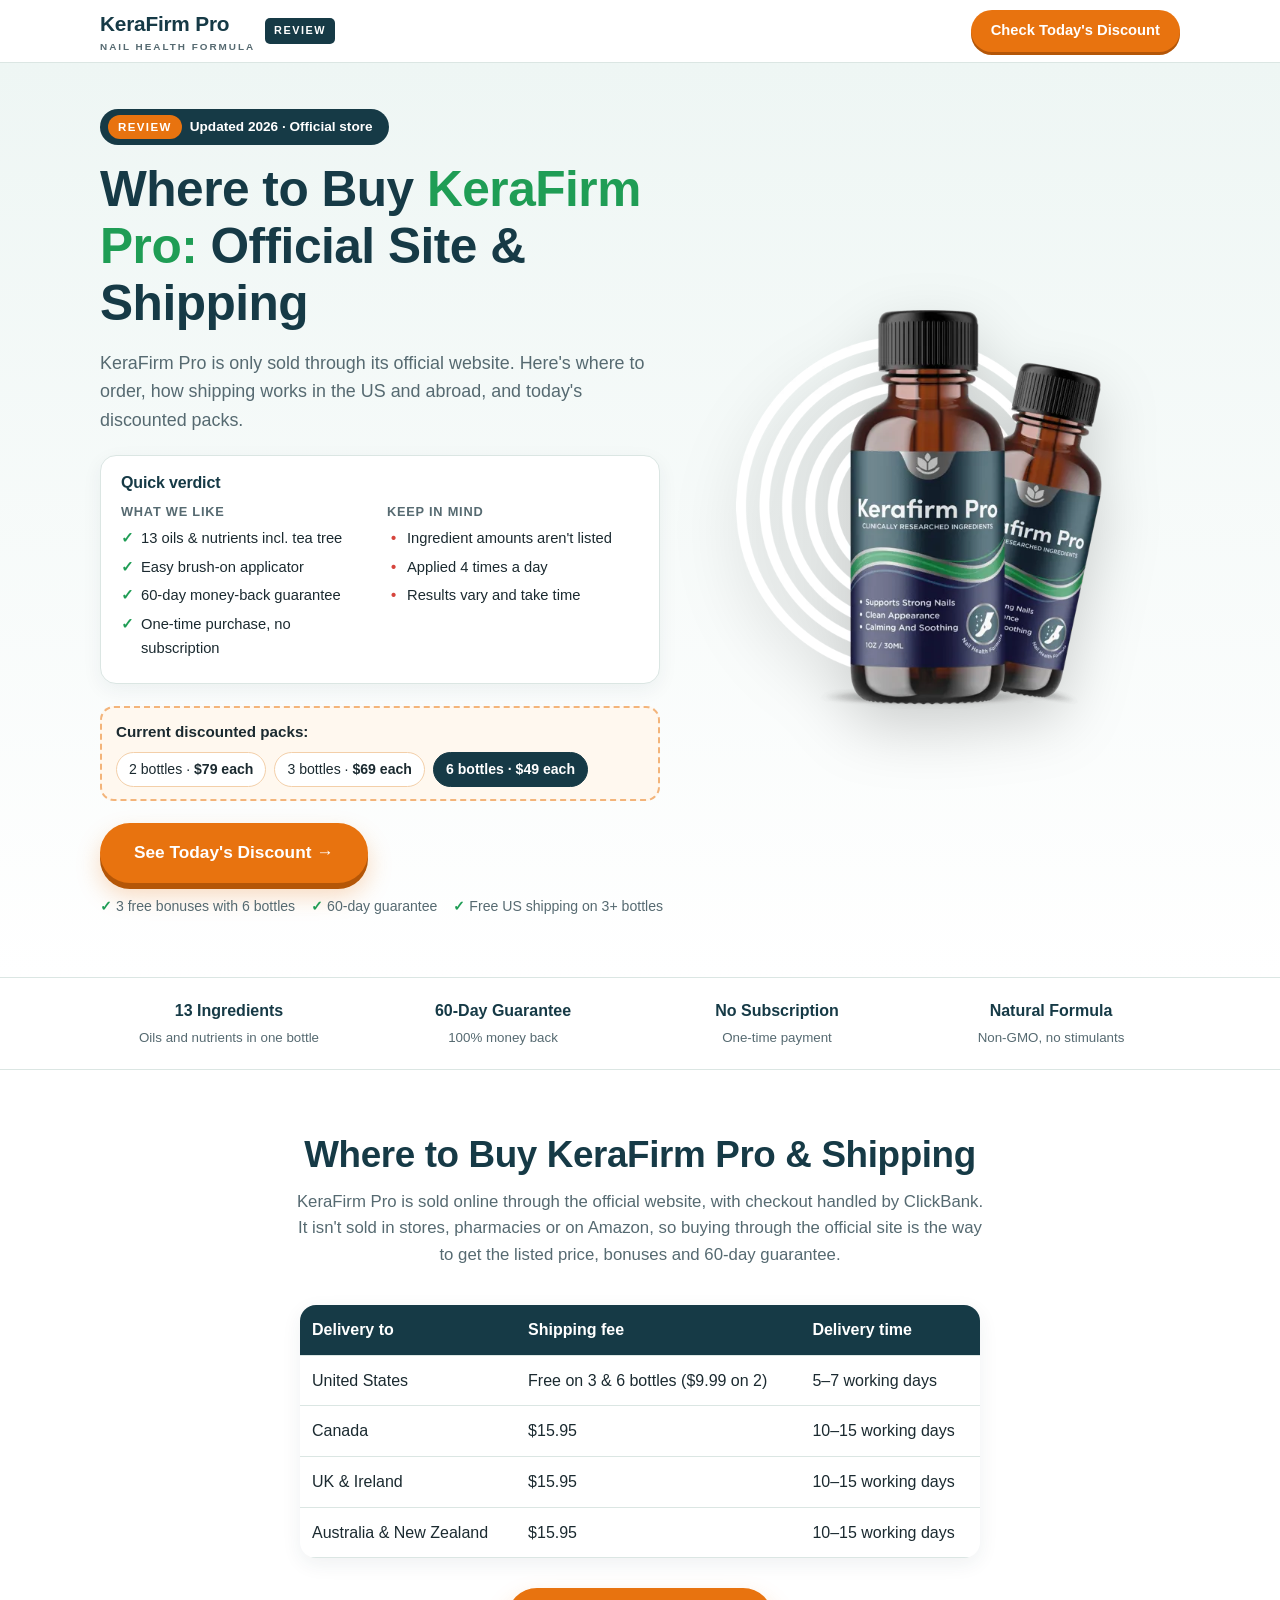
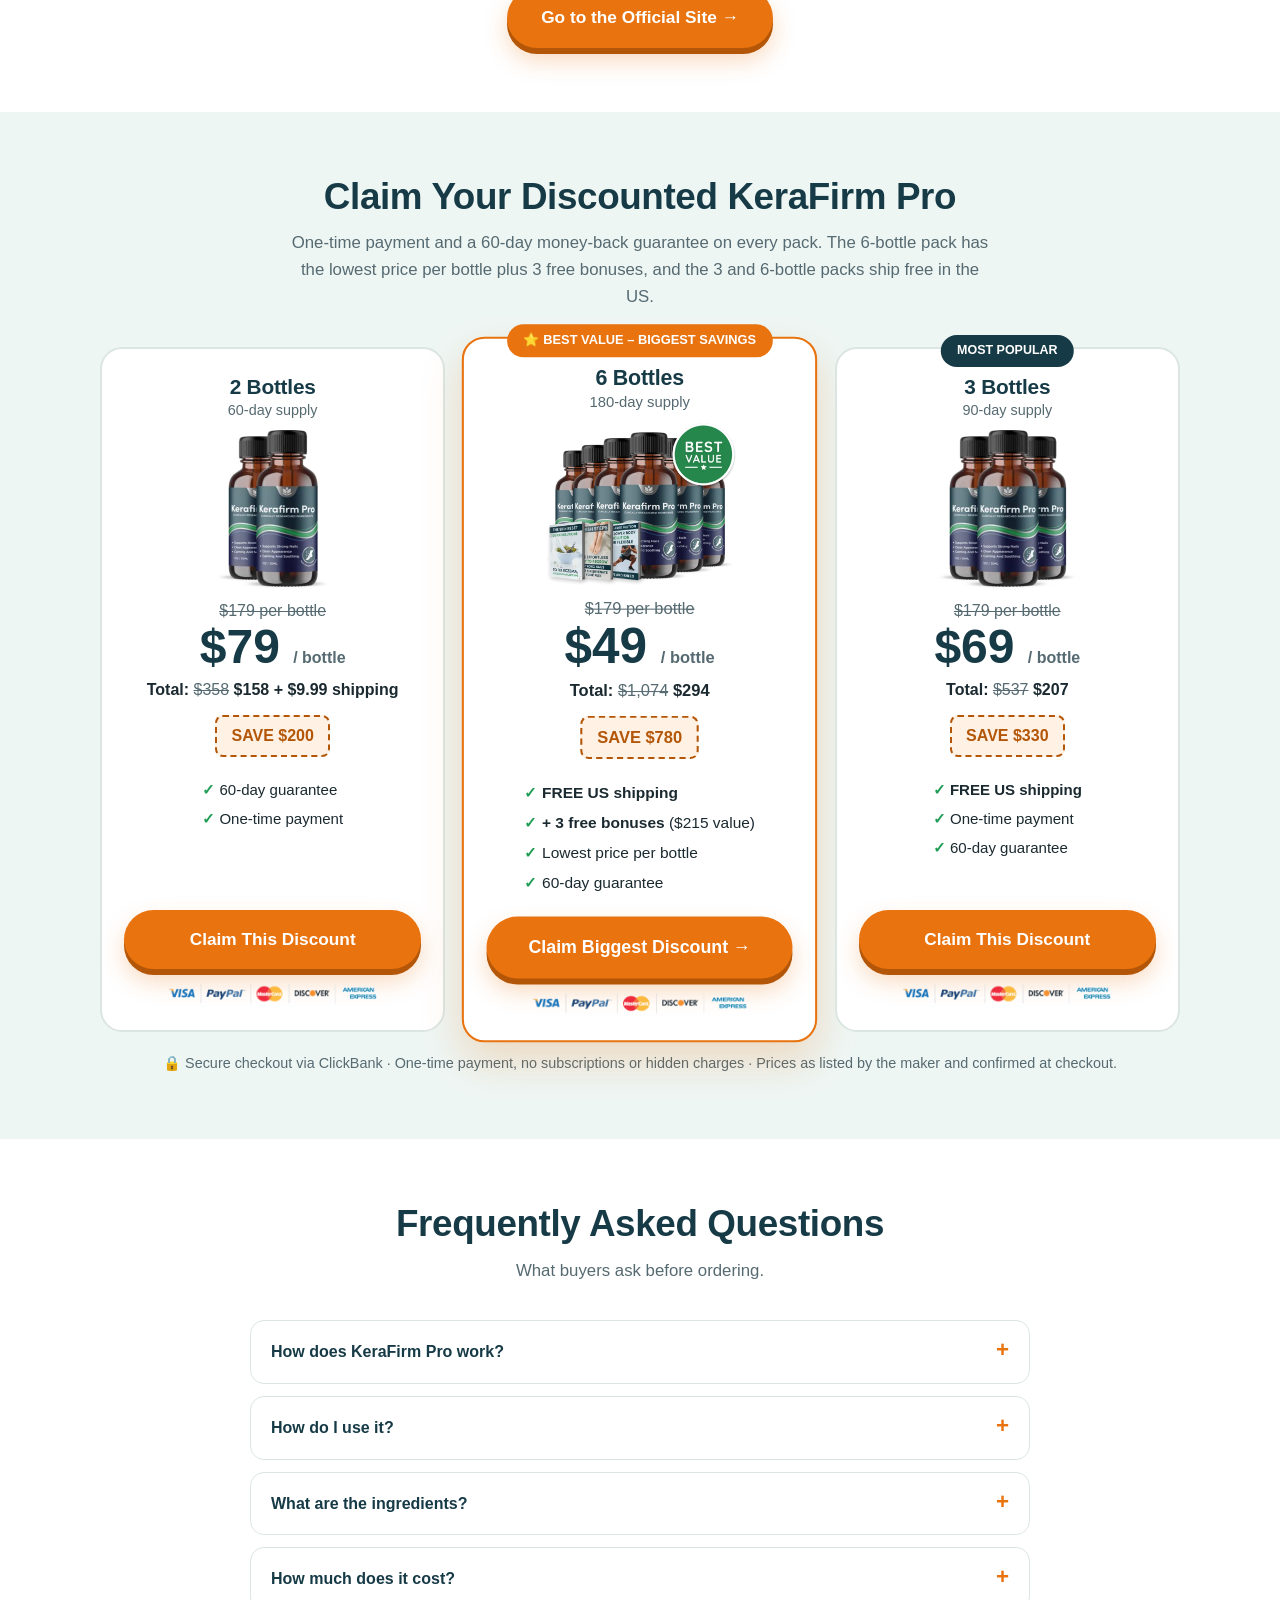
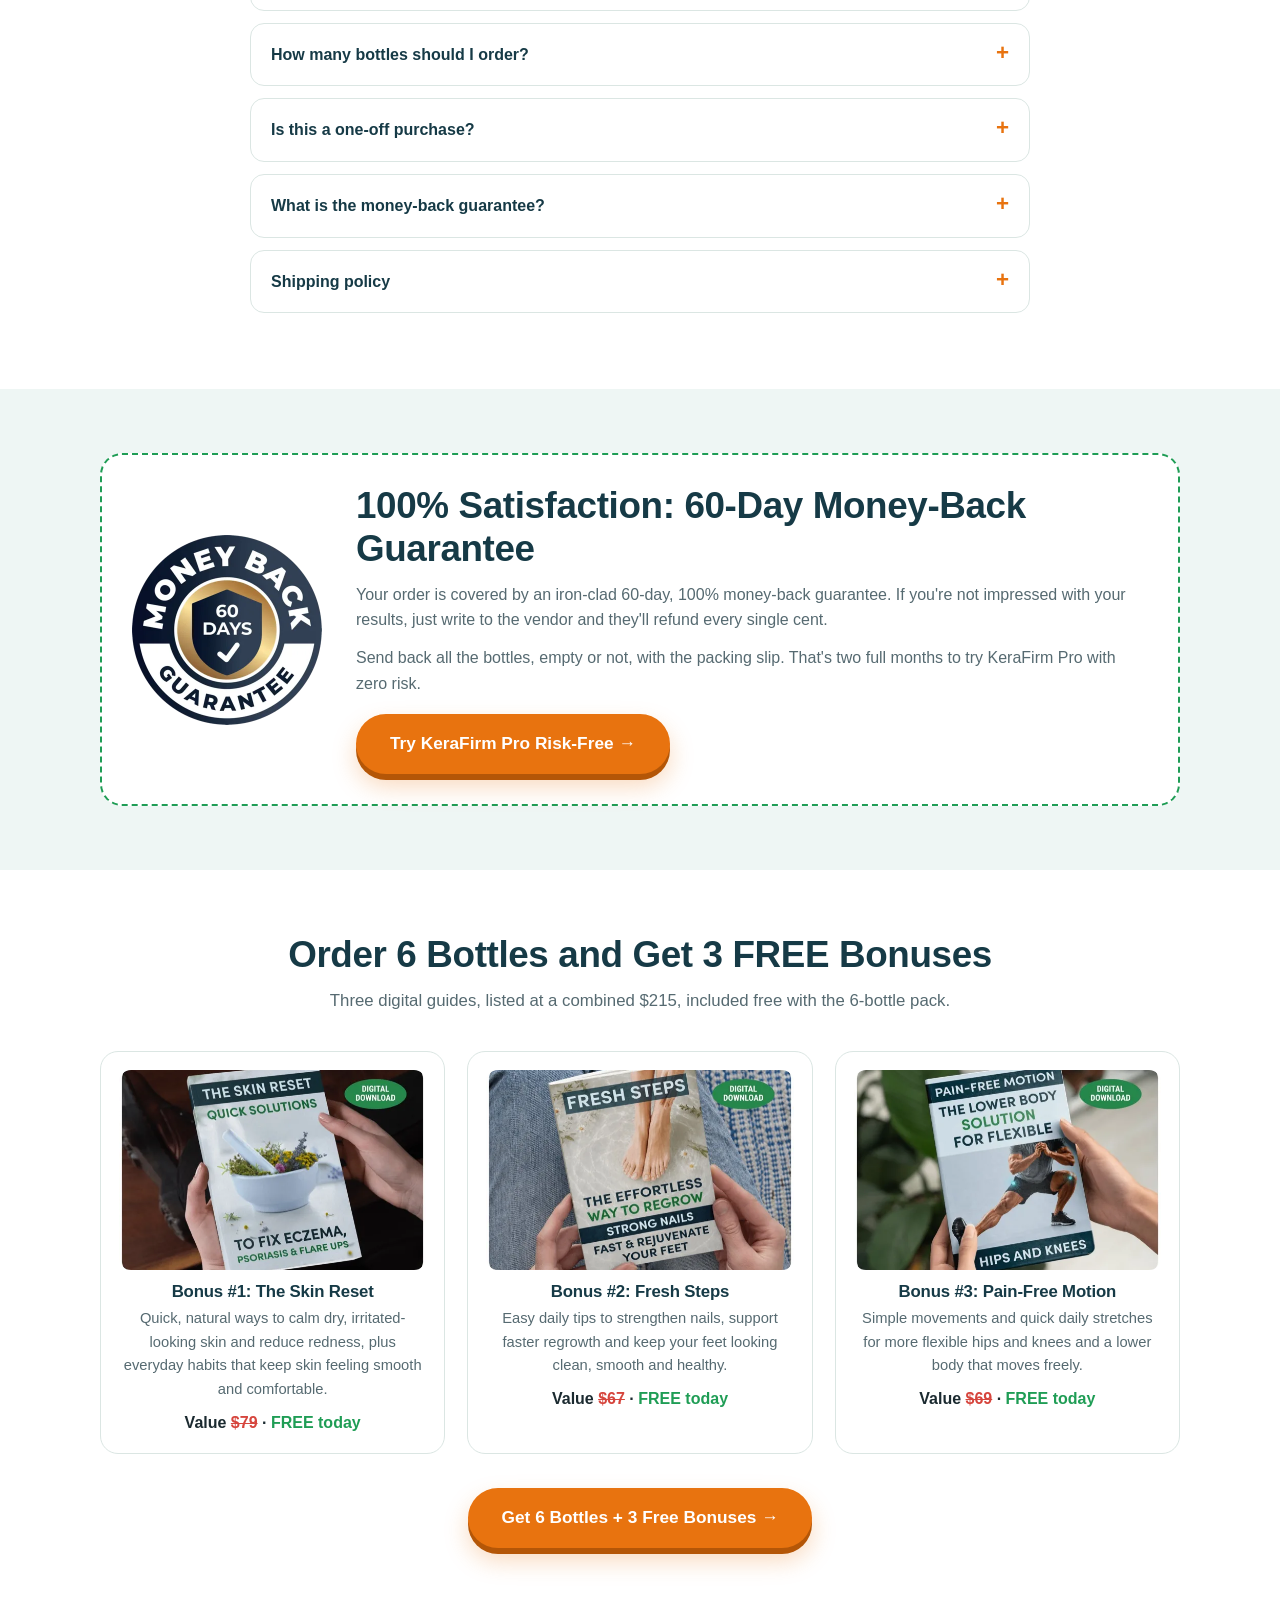
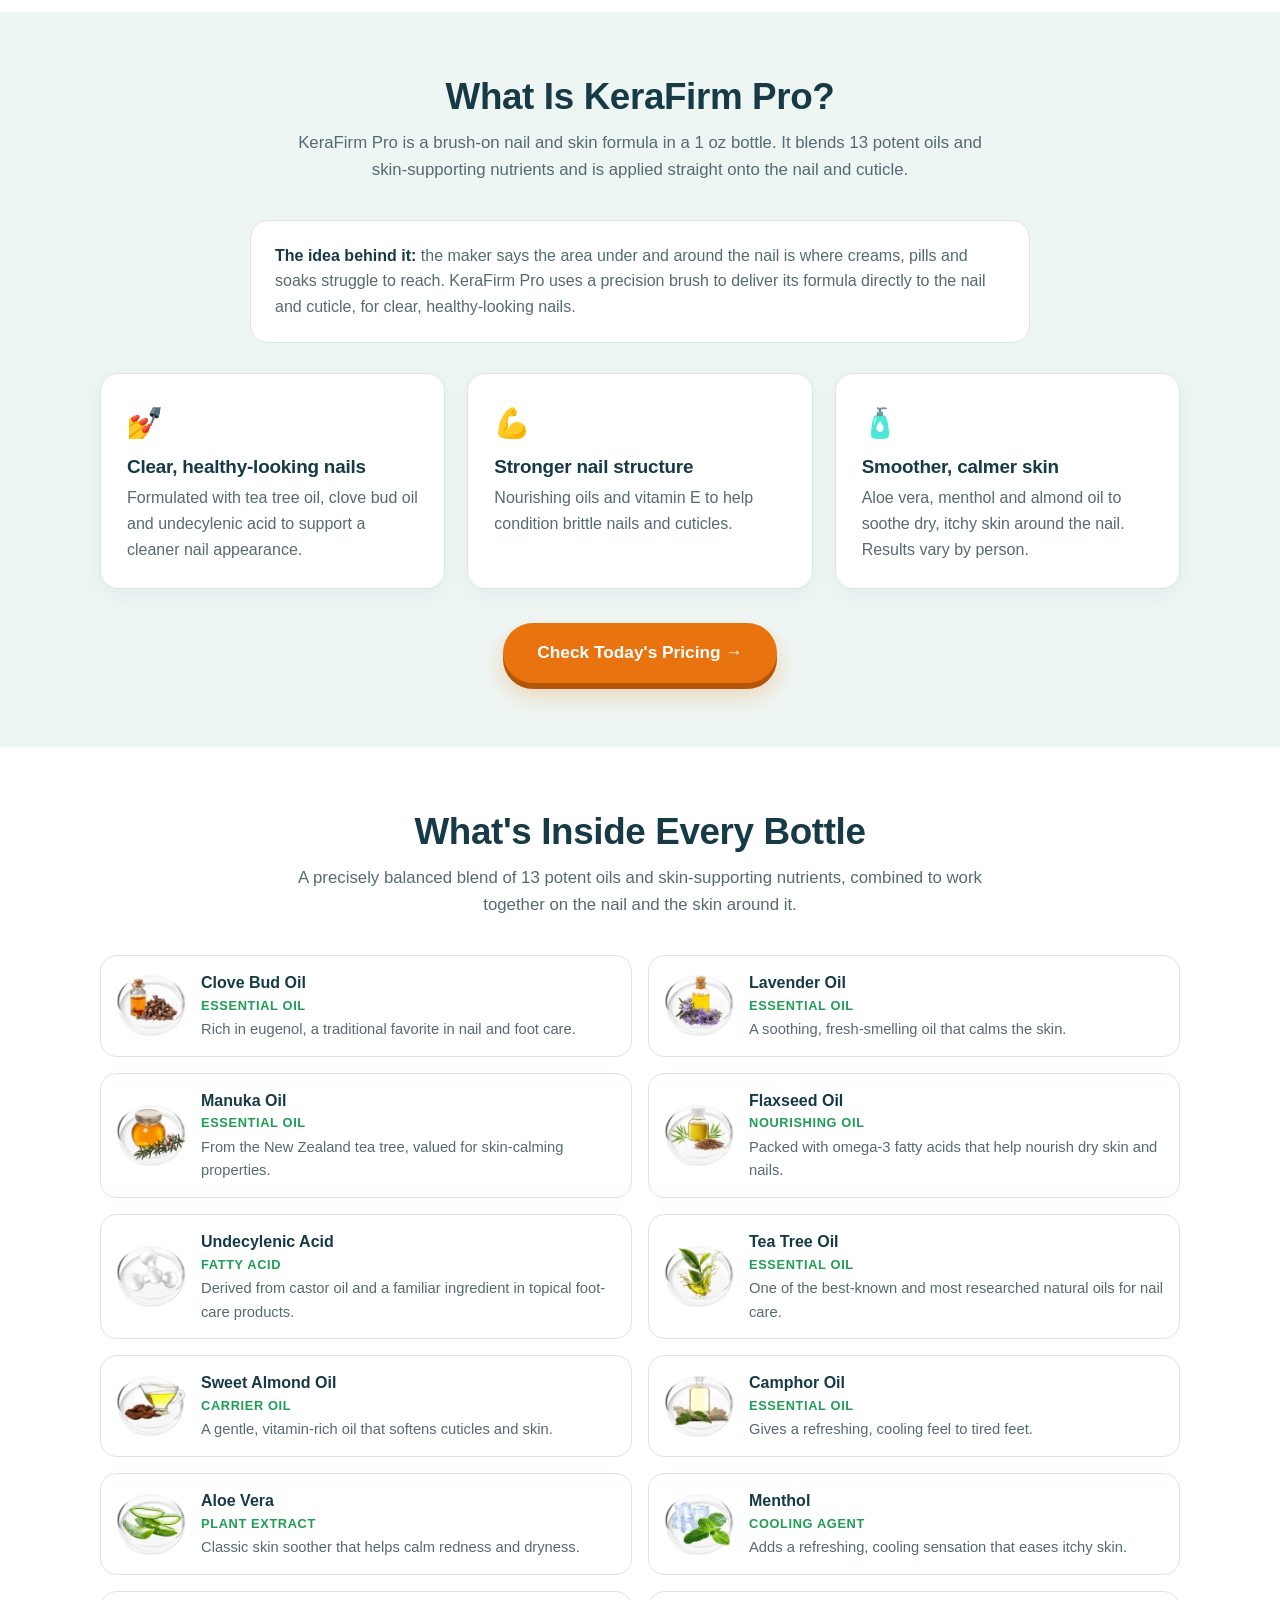
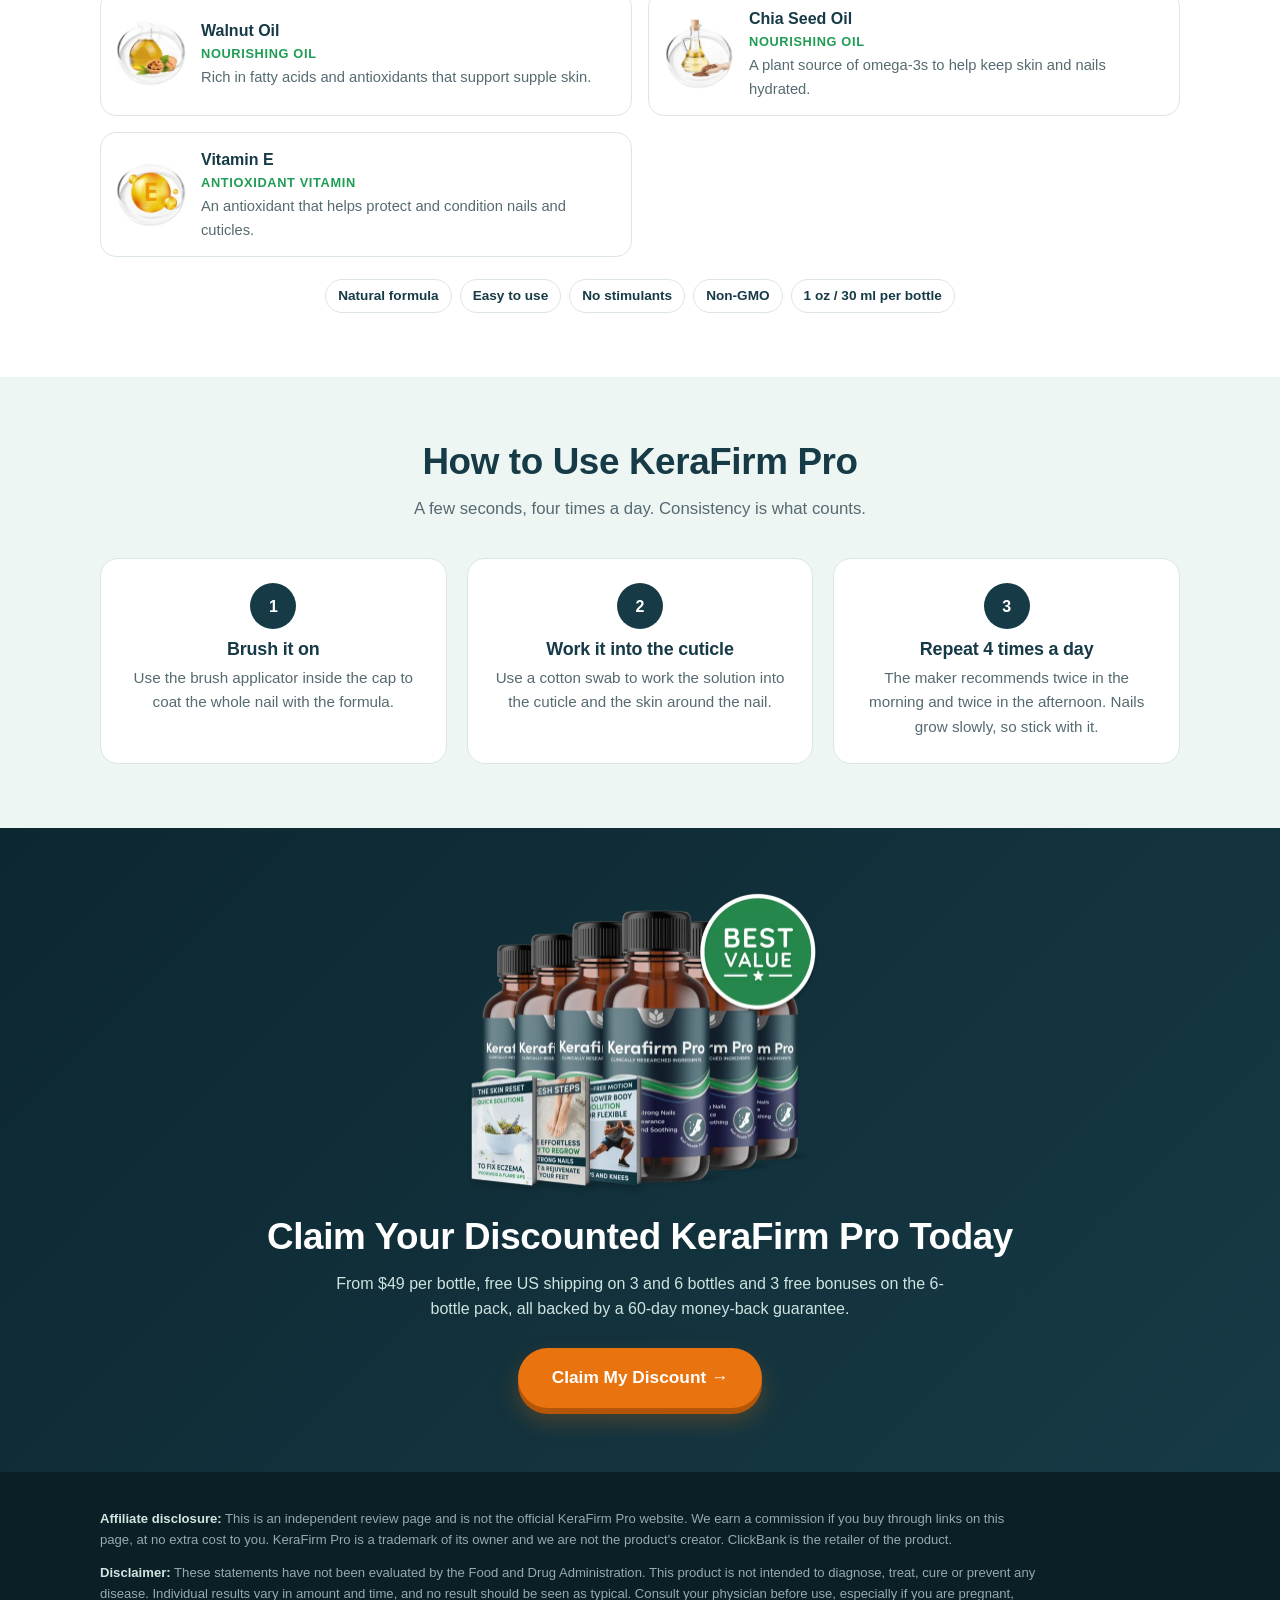
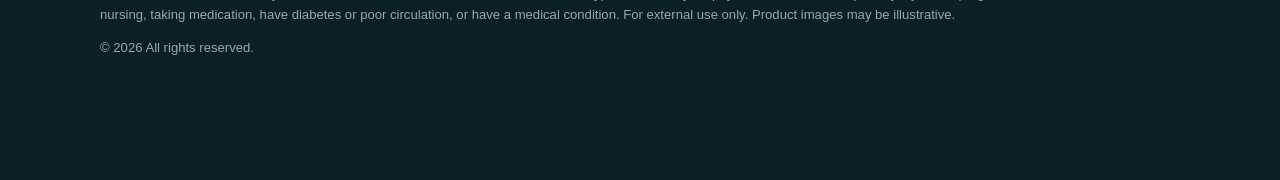
<file: where-to-buy.html>
<!DOCTYPE html>
<html lang="en">
<head>
<meta charset="utf-8">
<meta name="viewport" content="width=device-width, initial-scale=1">
<title>Where to Buy KeraFirm Pro: Official Website, Shipping &amp; Discounts</title>
<meta name="description" content="Where to buy KeraFirm Pro: only on the official website, not on Amazon or in stores. Shipping times and fees, current discounts and the 60-day money-back guarantee.">
<link rel="preload" as="image" href="assets/bottle-hero.webp" type="image/webp" fetchpriority="high">
<link rel="icon" href="assets/favicon.png">
<style>
:root{
  --navy:#163a46; --navy-d:#0d2730; --orange:#e8730f; --orange-d:#b45607; --cream:#eef6f4; --mint:#dff0ea;
  --ink:#1b2a30; --muted:#566a71; --line:#dbe6e3; --green:#1f9d55; --red:#d6453d;
}
*{box-sizing:border-box;margin:0;padding:0}
html{scroll-behavior:smooth}
body{font-family:-apple-system,BlinkMacSystemFont,"Segoe UI",Roboto,Helvetica,Arial,sans-serif;color:var(--ink);line-height:1.6;background:#fff;-webkit-font-smoothing:antialiased}
img{max-width:100%;height:auto;display:block}
picture{display:contents}
picture source{display:none}
a{color:inherit}
.wrap{max-width:1120px;margin:0 auto;padding:0 20px}
h1,h2,h3{line-height:1.15;letter-spacing:-.01em;color:var(--navy)}
h1{font-size:clamp(2rem,4.8vw,3.1rem);font-weight:800}
h2{font-size:clamp(1.6rem,3.5vw,2.3rem);font-weight:800;text-align:center;margin-bottom:12px}
.sub{text-align:center;color:var(--muted);max-width:700px;margin:0 auto 36px;font-size:1.05rem}
section{padding:64px 0}
.alt{background:var(--cream)}

.topbar{background:var(--navy);color:#fff;text-align:center;font-size:.88rem;padding:9px 14px}
.topbar b{color:#ffc58f}
header.nav{background:#fff;border-bottom:1px solid var(--line);position:sticky;top:0;z-index:50}
header.nav .wrap{display:flex;align-items:center;justify-content:space-between;height:62px;gap:12px}
.logo{font-weight:800;font-size:1.3rem;color:var(--navy);letter-spacing:-.01em}
.logo small{display:block;font-size:.62rem;letter-spacing:.2em;color:var(--muted);font-weight:700;margin-top:-2px}
.navlinks{display:flex;gap:22px;font-weight:600;font-size:.95rem;color:var(--navy)}
.navlinks a{text-decoration:none}

.btn{display:inline-flex;align-items:center;justify-content:center;background:var(--orange);color:#fff;text-decoration:none;font-weight:800;border-radius:999px;padding:16px 34px;font-size:1.08rem;box-shadow:0 6px 0 var(--orange-d),0 12px 24px rgba(232,115,15,.28);transition:transform .15s,box-shadow .15s;text-align:center}
.btn:hover{transform:translateY(2px);box-shadow:0 4px 0 var(--orange-d),0 8px 18px rgba(232,115,15,.28)}
.btn.sm{padding:9px 20px;font-size:.92rem;box-shadow:0 3px 0 var(--orange-d)}
.btn.block{display:flex;width:100%}
.btn.pulse{animation:pulse 2.4s infinite}
@keyframes pulse{0%,100%{transform:scale(1)}50%{transform:scale(1.03)}}
@media (prefers-reduced-motion:reduce){.btn.pulse{animation:none}}

.s-hero{background:radial-gradient(ellipse at 75% 35%,#d8eee7 0%,#f1f8f6 45%,#fff 100%);padding:46px 0 60px}
.s-hero .grid{display:grid;grid-template-columns:1.1fr .9fr;gap:40px;align-items:center}
.eyebrow{display:inline-block;background:var(--mint);color:var(--navy);font-weight:800;font-size:.78rem;letter-spacing:.12em;padding:6px 14px;border-radius:999px;margin-bottom:16px}
.s-hero h1 span{color:var(--green)}
.s-hero .lead{font-size:1.12rem;color:var(--muted);margin:16px 0 18px;max-width:560px}
.s-hero ul{list-style:none;margin:0 0 24px}
.s-hero li{padding-left:28px;position:relative;margin:8px 0;font-weight:600}
.s-hero li:before{content:"✓";position:absolute;left:0;top:2px;width:20px;height:20px;border-radius:50%;background:var(--green);color:#fff;font-size:.75rem;display:flex;align-items:center;justify-content:center}
.s-hero .visual img{max-width:420px;width:100%;margin:0 auto;filter:drop-shadow(0 24px 30px rgba(0,0,0,.18))}
.cta-row{display:flex;flex-direction:column;align-items:flex-start;gap:12px}
.micro{font-size:.88rem;color:var(--muted);display:flex;flex-wrap:wrap;gap:6px 16px}
.micro span:before{content:"✓ ";color:var(--green);font-weight:800}

.trustrow{background:#fff;border-top:1px solid var(--line);border-bottom:1px solid var(--line);padding:18px 0}
.trustrow .wrap{display:grid;grid-template-columns:repeat(4,1fr);gap:14px;text-align:center;font-weight:700;color:var(--navy)}
.trustrow span{display:block;font-size:1.5rem}

.prob{display:grid;grid-template-columns:repeat(2,1fr);gap:14px;max-width:820px;margin:0 auto}
.prob div{background:#fff;border:1px solid var(--line);border-left:5px solid var(--orange);border-radius:12px;padding:14px 16px;font-weight:600;color:var(--navy)}
.note{max-width:760px;margin:26px auto 0;text-align:center;color:var(--muted);font-size:1.05rem}

.intro{display:grid;grid-template-columns:.8fr 1.2fr;gap:40px;align-items:center}
.intro img{width:100%;max-width:380px;margin:0 auto}
.intro h2{text-align:left}
.intro .kicker{color:var(--green);font-weight:800;letter-spacing:.12em;font-size:.8rem}
.intro p{color:var(--muted);margin:12px 0}

.steps{display:grid;grid-template-columns:repeat(3,1fr);gap:20px;text-align:center}
.steps>div{background:#fff;border:1px solid var(--line);border-radius:18px;padding:24px}
.steps .n{width:46px;height:46px;border-radius:50%;background:var(--navy);color:#fff;font-weight:800;display:flex;align-items:center;justify-content:center;margin:0 auto 10px}
.steps h3{font-size:1.12rem;margin-bottom:6px}
.steps p{color:var(--muted);font-size:.95rem}

.ings{display:grid;grid-template-columns:repeat(2,1fr);gap:16px}
.ing{display:flex;gap:14px;align-items:center;background:#fff;border:1px solid var(--line);border-radius:16px;padding:14px}
.ing img{width:72px;height:72px;flex:none;object-fit:contain}
.ing b{color:var(--navy);display:block}
.ing em{color:var(--green);font-style:normal;font-size:.8rem;font-weight:700;display:block;margin-bottom:2px;text-transform:uppercase;letter-spacing:.05em}
.ing p{color:var(--muted);font-size:.92rem}
.certs{display:flex;flex-wrap:wrap;gap:8px;justify-content:center;margin:22px auto 0;max-width:720px}
.certs span{background:#fff;border:1px solid var(--line);border-radius:999px;padding:5px 12px;font-size:.85rem;color:var(--navy);font-weight:600}

.ben{display:grid;grid-template-columns:repeat(3,1fr);gap:18px}
.ben>div{display:flex;gap:14px;background:#fff;border:1px solid var(--line);border-radius:16px;padding:18px}
.ben span{font-size:1.6rem}
.ben b{color:var(--navy);display:block;margin-bottom:4px}
.ben p{color:var(--muted);font-size:.93rem}

.cmp{width:100%;max-width:820px;margin:0 auto;border-collapse:collapse;background:#fff;border-radius:16px;overflow:hidden;box-shadow:0 6px 20px rgba(22,58,70,.07)}
.cmp th,.cmp td{padding:13px 12px;text-align:center;border-bottom:1px solid var(--line)}
.cmp td:first-child{text-align:left;font-weight:600;color:var(--navy)}
.cmp th{background:var(--navy);color:#fff}
.cmp .hl{background:#e3f4ec;font-weight:800;color:var(--navy)}
.cmp th.hl{background:var(--green);color:#fff}

.pricing{display:grid;grid-template-columns:repeat(3,1fr);gap:22px;align-items:stretch}
.plan{background:#fff;border:2px solid var(--line);border-radius:22px;padding:26px 22px;text-align:center;position:relative;display:flex;flex-direction:column}
.plan.best{border-color:var(--orange);box-shadow:0 18px 40px rgba(232,115,15,.22);transform:scale(1.03)}
.plan .tag{position:absolute;top:-14px;left:50%;transform:translateX(-50%);background:var(--orange);color:#fff;font-weight:800;font-size:.78rem;padding:6px 16px;border-radius:999px;white-space:nowrap}
.plan .tag.pop{background:var(--navy)}
.plan h3{font-size:1.3rem}
.plan .days{color:var(--muted);font-size:.9rem;margin-bottom:8px}
.plan .pimg{height:160px;width:auto;max-width:100%;object-fit:contain;margin:0 auto 8px}
.plan .was{color:var(--muted);text-decoration:line-through;font-size:1rem}
.plan .pp{font-size:3rem;font-weight:900;color:var(--navy);line-height:1}
.plan .pp small{font-size:1rem;font-weight:600;color:var(--muted)}
.plan .total{font-weight:700;margin:6px 0 4px}
.plan .total s{color:var(--muted);font-weight:500}
.plan .save{display:inline-block;background:#fff1e3;border:2px dashed var(--orange-d);border-radius:8px;font-weight:900;padding:6px 14px;margin:8px auto;color:var(--orange-d)}
.plan ul{list-style:none;margin:8px 0 16px;text-align:left;display:inline-block;align-self:center}
.plan li{margin:5px 0;font-size:.94rem}
.plan li:before{content:"✓ ";color:var(--green);font-weight:800}
.plan .btn{margin-top:auto}
.plan .pay{width:70%;margin:14px auto 0;opacity:.9}
.secure{text-align:center;color:var(--muted);font-size:.9rem;margin-top:20px}

.books{display:grid;grid-template-columns:repeat(3,1fr);gap:22px}
.book{background:#fff;border:1px solid var(--line);border-radius:18px;padding:18px;text-align:center}
.book img{width:100%;height:200px;object-fit:cover;border-radius:12px;margin:0 auto 12px}
.book h3{font-size:1.05rem;margin-bottom:6px}
.book p{color:var(--muted);font-size:.92rem}
.book .rrp{margin-top:8px;font-weight:700}
.book s{color:var(--red)}.book .fr{color:var(--green)}

.guar{display:grid;grid-template-columns:190px 1fr;gap:34px;align-items:center;background:#fff;border:2px dashed var(--green);border-radius:22px;padding:30px}
.guar img{width:100%;max-width:190px}
.guar h2{text-align:left}
.guar p{color:var(--muted);margin-bottom:12px}

details{background:#fff;border:1px solid var(--line);border-radius:14px;padding:18px 20px;margin-bottom:12px}
summary{font-weight:700;cursor:pointer;list-style:none;display:flex;justify-content:space-between;gap:12px;color:var(--navy)}
summary::-webkit-details-marker{display:none}
summary::after{content:"+";font-size:1.4rem;line-height:1;color:var(--orange)}
details[open] summary::after{content:"–"}
details p{margin-top:12px;color:var(--muted)}
.faq{max-width:780px;margin:0 auto}
.ship{width:100%;margin-top:12px;border-collapse:collapse;font-size:.92rem}
.ship th,.ship td{padding:8px;text-align:left;border-bottom:1px solid var(--line)}
.ship th{color:var(--navy)}

.final{background:linear-gradient(135deg,var(--navy-d),var(--navy));color:#fff;text-align:center}
.final h2{color:#fff}
.final p{color:#cfe3e0;max-width:640px;margin:0 auto 26px}
.final img{max-width:360px;margin:0 auto 18px}

footer{background:#0a1f26;color:#93abb1;font-size:.82rem;padding:36px 0 110px}
footer p{margin-bottom:12px;max-width:940px}
footer b{color:#d3e4e1}footer a{color:#c6dcd8}
.sticky{display:none}

@media (max-width:860px){
  section{padding:46px 0}
  .s-hero .grid,.intro,.guar{grid-template-columns:1fr}
  .s-hero .visual{order:-1;max-width:300px;margin:0 auto}
  .trustrow .wrap{grid-template-columns:repeat(2,1fr)}
  .prob,.ben,.steps,.ings,.books,.pricing{grid-template-columns:1fr}
  .intro,.intro h2{text-align:center}
  .plan.best{transform:none;order:-1}
  .guar{text-align:center;padding:24px}.guar h2{text-align:center}.guar img{margin:0 auto;max-width:160px}
  .cta-row{align-items:stretch}.cta-row .btn{width:100%}
  .cmp th,.cmp td{padding:10px 6px;font-size:.88rem}
  header.nav .btn,.navlinks{display:none}
  .sticky{display:block;position:fixed;left:0;right:0;bottom:0;z-index:60;background:#fff;border-top:1px solid var(--line);padding:10px 14px;box-shadow:0 -6px 20px rgba(0,0,0,.08)}
  .sticky .btn{width:100%;padding:14px;font-size:1.02rem}
}

.hero{background:linear-gradient(180deg,var(--cream),#fff);padding:46px 0 60px}
.hero .grid{display:grid;grid-template-columns:1.1fr .9fr;gap:40px;align-items:center}
.rvbadge{display:inline-flex;align-items:center;gap:8px;background:var(--navy);color:#fff;border-radius:999px;padding:6px 16px 6px 8px;font-weight:700;font-size:.85rem;margin-bottom:16px}
.rvbadge b{background:var(--orange);color:#fff;padding:3px 10px;border-radius:999px;letter-spacing:.12em;font-size:.72rem}
.hero h1 span{color:var(--green)}
.hero .lead{font-size:1.12rem;color:var(--muted);margin:16px 0 20px;max-width:560px}
.hero .visual img{max-width:420px;width:100%;margin:0 auto;filter:drop-shadow(0 24px 30px rgba(0,0,0,.18))}
.verdict{background:#fff;border:1px solid var(--line);border-radius:16px;padding:18px 20px;margin-bottom:22px;max-width:560px;box-shadow:0 6px 20px rgba(22,58,70,.06)}
.verdict h3{font-size:1rem;margin-bottom:10px}
.vgrid{display:grid;grid-template-columns:1fr 1fr;gap:14px;font-size:.92rem}
.vgrid ul{list-style:none}
.vgrid li{margin:5px 0;padding-left:20px;position:relative}
.vgrid .pro li:before{content:"✓";position:absolute;left:0;color:var(--green);font-weight:900}
.vgrid .con li:before{content:"•";position:absolute;left:4px;color:var(--red);font-weight:900}
.vgrid b{display:block;font-size:.8rem;text-transform:uppercase;letter-spacing:.06em;color:var(--muted);margin-bottom:4px}
.deal{background:#fff8ef;border:2px dashed #f3b47a;border-radius:14px;padding:12px 14px;margin:0 0 22px;max-width:560px}
.deal-h{font-weight:800;font-size:.95rem;margin-bottom:8px}
.chips{display:flex;flex-wrap:wrap;gap:8px}
.chips span{background:#fff;border:1px solid #f3cfa9;border-radius:999px;padding:5px 12px;font-size:.88rem}
.chips .hot{background:var(--navy);border-color:var(--navy);color:#fff}
.trust{border-top:1px solid var(--line);border-bottom:1px solid var(--line);padding:20px 0;background:#fff}
.trust .wrap{display:grid;grid-template-columns:repeat(4,1fr);gap:16px;text-align:center}
.trust strong{display:block;color:var(--navy)}.trust small{color:var(--muted)}
.cards{display:grid;grid-template-columns:repeat(3,1fr);gap:22px}
.card{background:#fff;border:1px solid var(--line);border-radius:18px;padding:26px;box-shadow:0 6px 20px rgba(22,58,70,.05)}
.card .ic{font-size:1.8rem;margin-bottom:10px}
.card h3{font-size:1.18rem;margin-bottom:8px}
.card p{color:var(--muted)}
.story{max-width:780px;margin:0 auto 30px;background:#fff;border:1px solid var(--line);border-radius:18px;padding:22px 24px;color:var(--muted)}
.story b{color:var(--navy)}
.shiptbl{width:100%;max-width:680px;margin:0 auto;border-collapse:collapse;background:#fff;border-radius:16px;overflow:hidden;box-shadow:0 6px 20px rgba(22,58,70,.07)}
.shiptbl th,.shiptbl td{padding:12px;text-align:left;border-bottom:1px solid var(--line)}
.shiptbl th{background:var(--navy);color:#fff}
.rv{background:var(--navy);color:#fff;font-weight:900;font-size:.68rem;letter-spacing:.14em;padding:4px 9px;border-radius:5px}
.brand{display:flex;align-items:center;gap:10px}
@media (max-width:860px){
  .hero .grid{grid-template-columns:1fr}
  .hero .visual{order:-1;max-width:300px;margin:0 auto}
  .vgrid,.cards{grid-template-columns:1fr}
  .trust .wrap{grid-template-columns:repeat(2,1fr)}
  .shiptbl th,.shiptbl td{padding:10px 8px;font-size:.88rem}
}
</style>
</head>
<body>

<header class="nav">
  <div class="wrap">
    <div class="brand"><div class="logo">KeraFirm Pro<small>NAIL HEALTH FORMULA</small></div><span class="rv">REVIEW</span></div>
    <a class="btn sm" href="go/" rel="sponsored noopener" target="_blank">Check Today's Discount</a>
  </div>
</header>

<!-- HERO -->
<section class="hero">
  <div class="wrap grid">
    <div>
      <span class="rvbadge"><b>REVIEW</b> Updated 2026 · Official store</span>
      <h1>Where to Buy <span>KeraFirm Pro:</span> Official Site &amp; Shipping</h1>
      <p class="lead">KeraFirm Pro is only sold through its official website. Here's where to order, how shipping works in the US and abroad, and today's discounted packs.</p>

      <div class="verdict">
        <h3>Quick verdict</h3>
        <div class="vgrid">
          <div class="pro"><b>What we like</b><ul><li>13 oils &amp; nutrients incl. tea tree</li><li>Easy brush-on applicator</li><li>60-day money-back guarantee</li><li>One-time purchase, no subscription</li></ul></div>
          <div class="con"><b>Keep in mind</b><ul><li>Ingredient amounts aren't listed</li><li>Applied 4 times a day</li><li>Results vary and take time</li></ul></div>
        </div>
      </div>

      <div class="deal">
        <div class="deal-h">Current discounted packs:</div>
        <div class="chips"><span>2 bottles · <b>$79 each</b></span><span>3 bottles · <b>$69 each</b></span><span class="hot"><b>6 bottles · $49 each</b></span></div>
      </div>

      <div class="cta-row">
        <a class="btn pulse" href="go/" rel="sponsored noopener" target="_blank">See Today's Discount →</a>
        <div class="micro"><span>3 free bonuses with 6 bottles</span><span>60-day guarantee</span><span>Free US shipping on 3+ bottles</span></div>
      </div>
    </div>
    <div class="visual"><picture><source srcset="assets/bottle-hero.webp" type="image/webp"><img width="560" height="541" decoding="async" fetchpriority="high" src="assets/bottle-hero.png" alt="Two bottles of KeraFirm Pro nail health formula, 1 oz / 30 ml"></picture></div>
  </div>
</section>

<div class="trust">
  <div class="wrap">
    <div><strong>13 Ingredients</strong><small>Oils and nutrients in one bottle</small></div>
    <div><strong>60-Day Guarantee</strong><small>100% money back</small></div>
    <div><strong>No Subscription</strong><small>One-time payment</small></div>
    <div><strong>Natural Formula</strong><small>Non-GMO, no stimulants</small></div>
  </div>
</div>

<!-- SHIPPING -->
<section id="shipping">
  <div class="wrap">
    <h2>Where to Buy KeraFirm Pro &amp; Shipping</h2>
    <p class="sub">KeraFirm Pro is sold online through the official website, with checkout handled by ClickBank. It isn't sold in stores, pharmacies or on Amazon, so buying through the official site is the way to get the listed price, bonuses and 60-day guarantee.</p>
    <table class="shiptbl">
      <thead><tr><th>Delivery to</th><th>Shipping fee</th><th>Delivery time</th></tr></thead>
      <tbody>
        <tr><td>United States</td><td>Free on 3 &amp; 6 bottles ($9.99 on 2)</td><td>5–7 working days</td></tr>
        <tr><td>Canada</td><td>$15.95</td><td>10–15 working days</td></tr>
        <tr><td>UK &amp; Ireland</td><td>$15.95</td><td>10–15 working days</td></tr>
        <tr><td>Australia &amp; New Zealand</td><td>$15.95</td><td>10–15 working days</td></tr>
      </tbody>
    </table>
    <div style="text-align:center;margin-top:30px"><a class="btn" href="go/" rel="sponsored noopener" target="_blank">Go to the Official Site →</a></div>
  </div>
</section>

<!-- PRICING -->
<section class="alt" id="pricing">
  <div class="wrap">
    <h2>Claim Your Discounted KeraFirm Pro</h2>
    <p class="sub">One-time payment and a 60-day money-back guarantee on every pack. The 6-bottle pack has the lowest price per bottle plus 3 free bonuses, and the 3 and 6-bottle packs ship free in the US.</p>
    <div class="pricing">

      <div class="plan">
        <h3>2 Bottles</h3><div class="days">60-day supply</div>
        <picture><source srcset="assets/bottle-2.webp" type="image/webp"><img width="240" height="320" decoding="async" class="pimg" src="assets/bottle-2.png" alt="KeraFirm Pro 2 bottle pack" loading="lazy"></picture>
        <div class="was">$179 per bottle</div>
        <div class="pp">$79 <small>/ bottle</small></div>
        <div class="total">Total: <s>$358</s> $158 + $9.99 shipping</div>
        <div class="save">SAVE $200</div>
        <ul><li>60-day guarantee</li><li>One-time payment</li></ul>
        <a class="btn block" href="go/" rel="sponsored noopener" target="_blank">Claim This Discount</a>
        <img width="480" height="48" decoding="async" class="pay" src="assets/cards.png" alt="Accepted credit cards" loading="lazy">
      </div>

      <div class="plan best">
        <span class="tag">⭐ BEST VALUE – BIGGEST SAVINGS</span>
        <h3>6 Bottles</h3><div class="days">180-day supply</div>
        <picture><source srcset="assets/bottle-6.webp" type="image/webp"><img width="720" height="613" decoding="async" class="pimg" src="assets/bottle-6.png" alt="KeraFirm Pro 6 bottle pack with 3 free bonuses" loading="lazy"></picture>
        <div class="was">$179 per bottle</div>
        <div class="pp">$49 <small>/ bottle</small></div>
        <div class="total">Total: <s>$1,074</s> $294</div>
        <div class="save">SAVE $780</div>
        <ul><li><b>FREE US shipping</b></li><li><b>+ 3 free bonuses</b> ($215 value)</li><li>Lowest price per bottle</li><li>60-day guarantee</li></ul>
        <a class="btn block pulse" href="go/" rel="sponsored noopener" target="_blank">Claim Biggest Discount →</a>
        <img width="480" height="48" decoding="async" class="pay" src="assets/cards.png" alt="Accepted credit cards" loading="lazy">
      </div>

      <div class="plan">
        <span class="tag pop">MOST POPULAR</span>
        <h3>3 Bottles</h3><div class="days">90-day supply</div>
        <picture><source srcset="assets/bottle-3.webp" type="image/webp"><img width="292" height="320" decoding="async" class="pimg" src="assets/bottle-3.png" alt="KeraFirm Pro 3 bottle pack" loading="lazy"></picture>
        <div class="was">$179 per bottle</div>
        <div class="pp">$69 <small>/ bottle</small></div>
        <div class="total">Total: <s>$537</s> $207</div>
        <div class="save">SAVE $330</div>
        <ul><li><b>FREE US shipping</b></li><li>One-time payment</li><li>60-day guarantee</li></ul>
        <a class="btn block" href="go/" rel="sponsored noopener" target="_blank">Claim This Discount</a>
        <img width="480" height="48" decoding="async" class="pay" src="assets/cards.png" alt="Accepted credit cards" loading="lazy">
      </div>

    </div>
    <p class="secure">🔒 Secure checkout via ClickBank · One-time payment, no subscriptions or hidden charges · Prices as listed by the maker and confirmed at checkout.</p>
  </div>
</section>

<!-- FAQ -->
<section id="faq">
  <div class="wrap">
    <h2>Frequently Asked Questions</h2>
    <p class="sub">What buyers ask before ordering.</p>
    <div class="faq">
      <details><summary>How does KeraFirm Pro work?</summary><p>KeraFirm Pro is designed to support nail health by reaching under and around the nail, an area the maker says most products miss. The precision brush delivers the formula exactly where you want it, on the nail and into the cuticle, for clear, healthy-looking nails.</p></details>
      <details><summary>How do I use it?</summary><p>Apply 4 times daily, twice in the morning and twice in the afternoon. Use the brush applicator to coat the nail and a cotton swab to work the solution into the cuticle.</p></details>
      <details><summary>What are the ingredients?</summary><p>Clove bud oil, lavender oil, manuka oil, flaxseed oil, undecylenic acid, tea tree oil, sweet almond oil, camphor oil, aloe vera, menthol, walnut oil, chia seed oil and vitamin E.</p></details>
      <details><summary>How much does it cost?</summary><p>$79 per bottle for 2 bottles ($158 + $9.99 shipping), $69 per bottle for 3 bottles ($207) or $49 per bottle for 6 bottles ($294). The 3 and 6-bottle packs ship free in the US, and the 6-bottle pack includes 3 free bonus guides.</p></details>
      <details><summary>How many bottles should I order?</summary><p>The maker says most customers choose 6 bottles for the lowest price per bottle, free shipping and the 3 free guides, and because many want to keep using it once they see results.</p></details>
      <details><summary>Is this a one-off purchase?</summary><p>Yes. There's no hidden autoship, clauses or charges. The price you see at checkout is the only price you pay.</p></details>
      <details><summary>What is the money-back guarantee?</summary><p>You can try KeraFirm Pro for a full 60 days. If you're not completely convinced, send back all the bottles, empty or not, with the packing slip for a full refund.</p></details>
      <details><summary>Shipping policy</summary>
        <table class="ship">
          <tr><th>Delivery address</th><th>Shipping fee</th><th>Shipping time</th></tr>
          <tr><td>United States</td><td>FREE (3 &amp; 6 bottles)</td><td>5–7 working days</td></tr>
          <tr><td>Canada</td><td>$15.95</td><td>10–15 working days</td></tr>
          <tr><td>UK and Ireland</td><td>$15.95</td><td>10–15 working days</td></tr>
          <tr><td>Australia and New Zealand</td><td>$15.95</td><td>10–15 working days</td></tr>
        </table>
      </details>
    </div>
  </div>
</section>

<!-- GUARANTEE -->
<section class="alt" id="guarantee">
  <div class="wrap">
    <div class="guar">
      <picture><source srcset="assets/guarantee.webp" type="image/webp"><img width="380" height="380" decoding="async" src="assets/guarantee.png" alt="60-day money-back guarantee" loading="lazy"></picture>
      <div>
        <h2>100% Satisfaction: 60-Day Money-Back Guarantee</h2>
        <p>Your order is covered by an iron-clad 60-day, 100% money-back guarantee. If you're not impressed with your results, just write to the vendor and they'll refund every single cent.</p>
        <p style="margin-bottom:18px">Send back all the bottles, empty or not, with the packing slip. That's two full months to try KeraFirm Pro with zero risk.</p>
        <a class="btn" href="go/" rel="sponsored noopener" target="_blank">Try KeraFirm Pro Risk-Free →</a>
      </div>
    </div>
  </div>
</section>

<!-- BONUSES -->
<section id="bonuses">
  <div class="wrap">
    <h2>Order 6 Bottles and Get 3 FREE Bonuses</h2>
    <p class="sub">Three digital guides, listed at a combined $215, included free with the 6-bottle pack.</p>
    <div class="books">
      <div class="book"><picture><source srcset="assets/bonus-1.webp" type="image/webp"><img width="600" height="423" decoding="async" src="assets/bonus-1.jpg" alt="The Skin Reset eBook" loading="lazy"></picture><h3>Bonus #1: The Skin Reset</h3><p>Quick, natural ways to calm dry, irritated-looking skin and reduce redness, plus everyday habits that keep skin feeling smooth and comfortable.</p><div class="rrp">Value <s>$79</s> · <span class="fr">FREE today</span></div></div>
      <div class="book"><picture><source srcset="assets/bonus-2.webp" type="image/webp"><img width="600" height="423" decoding="async" src="assets/bonus-2.jpg" alt="Fresh Steps eBook" loading="lazy"></picture><h3>Bonus #2: Fresh Steps</h3><p>Easy daily tips to strengthen nails, support faster regrowth and keep your feet looking clean, smooth and healthy.</p><div class="rrp">Value <s>$67</s> · <span class="fr">FREE today</span></div></div>
      <div class="book"><picture><source srcset="assets/bonus-3.webp" type="image/webp"><img width="600" height="423" decoding="async" src="assets/bonus-3.jpg" alt="Pain-Free Motion eBook" loading="lazy"></picture><h3>Bonus #3: Pain-Free Motion</h3><p>Simple movements and quick daily stretches for more flexible hips and knees and a lower body that moves freely.</p><div class="rrp">Value <s>$69</s> · <span class="fr">FREE today</span></div></div>
    </div>
    <div style="text-align:center;margin-top:34px"><a class="btn" href="go/" rel="sponsored noopener" target="_blank">Get 6 Bottles + 3 Free Bonuses →</a></div>
  </div>
</section>

<!-- WHAT IT IS -->
<section class="alt" id="about">
  <div class="wrap">
    <h2>What Is KeraFirm Pro?</h2>
    <p class="sub">KeraFirm Pro is a brush-on nail and skin formula in a 1 oz bottle. It blends 13 potent oils and skin-supporting nutrients and is applied straight onto the nail and cuticle.</p>
    <div class="story"><b>The idea behind it:</b> the maker says the area under and around the nail is where creams, pills and soaks struggle to reach. KeraFirm Pro uses a precision brush to deliver its formula directly to the nail and cuticle, for clear, healthy-looking nails.</div>
    <div class="cards">
      <div class="card"><div class="ic">💅</div><h3>Clear, healthy-looking nails</h3><p>Formulated with tea tree oil, clove bud oil and undecylenic acid to support a cleaner nail appearance.</p></div>
      <div class="card"><div class="ic">💪</div><h3>Stronger nail structure</h3><p>Nourishing oils and vitamin E to help condition brittle nails and cuticles.</p></div>
      <div class="card"><div class="ic">🧴</div><h3>Smoother, calmer skin</h3><p>Aloe vera, menthol and almond oil to soothe dry, itchy skin around the nail. Results vary by person.</p></div>
    </div>
    <div style="text-align:center;margin-top:34px"><a class="btn" href="go/" rel="sponsored noopener" target="_blank">Check Today's Pricing →</a></div>
  </div>
</section>

<!-- INGREDIENTS -->
<section id="ingredients">
  <div class="wrap">
    <h2>What's Inside Every Bottle</h2>
    <p class="sub">A precisely balanced blend of 13 potent oils and skin-supporting nutrients, combined to work together on the nail and the skin around it.</p>
    <div class="ings">
      <div class="ing"><picture><source srcset="assets/ing-1.webp" type="image/webp"><img width="160" height="145" decoding="async" src="assets/ing-1.png" alt="Clove bud oil" loading="lazy"></picture><div><b>Clove Bud Oil</b><em>Essential oil</em><p>Rich in eugenol, a traditional favorite in nail and foot care.</p></div></div>
      <div class="ing"><picture><source srcset="assets/ing-2.webp" type="image/webp"><img width="160" height="145" decoding="async" src="assets/ing-2.png" alt="Lavender oil" loading="lazy"></picture><div><b>Lavender Oil</b><em>Essential oil</em><p>A soothing, fresh-smelling oil that calms the skin.</p></div></div>
      <div class="ing"><picture><source srcset="assets/ing-3.webp" type="image/webp"><img width="160" height="145" decoding="async" src="assets/ing-3.png" alt="Manuka oil" loading="lazy"></picture><div><b>Manuka Oil</b><em>Essential oil</em><p>From the New Zealand tea tree, valued for skin-calming properties.</p></div></div>
      <div class="ing"><picture><source srcset="assets/ing-4.webp" type="image/webp"><img width="160" height="145" decoding="async" src="assets/ing-4.png" alt="Flaxseed oil" loading="lazy"></picture><div><b>Flaxseed Oil</b><em>Nourishing oil</em><p>Packed with omega-3 fatty acids that help nourish dry skin and nails.</p></div></div>
      <div class="ing"><picture><source srcset="assets/ing-5.webp" type="image/webp"><img width="160" height="145" decoding="async" src="assets/ing-5.png" alt="Undecylenic acid" loading="lazy"></picture><div><b>Undecylenic Acid</b><em>Fatty acid</em><p>Derived from castor oil and a familiar ingredient in topical foot-care products.</p></div></div>
      <div class="ing"><picture><source srcset="assets/ing-6.webp" type="image/webp"><img width="160" height="145" decoding="async" src="assets/ing-6.png" alt="Tea tree oil" loading="lazy"></picture><div><b>Tea Tree Oil</b><em>Essential oil</em><p>One of the best-known and most researched natural oils for nail care.</p></div></div>
      <div class="ing"><picture><source srcset="assets/ing-7.webp" type="image/webp"><img width="160" height="142" decoding="async" src="assets/ing-7.png" alt="Sweet almond oil" loading="lazy"></picture><div><b>Sweet Almond Oil</b><em>Carrier oil</em><p>A gentle, vitamin-rich oil that softens cuticles and skin.</p></div></div>
      <div class="ing"><picture><source srcset="assets/ing-8.webp" type="image/webp"><img width="160" height="145" decoding="async" src="assets/ing-8.png" alt="Camphor oil" loading="lazy"></picture><div><b>Camphor Oil</b><em>Essential oil</em><p>Gives a refreshing, cooling feel to tired feet.</p></div></div>
      <div class="ing"><picture><source srcset="assets/ing-9.webp" type="image/webp"><img width="160" height="145" decoding="async" src="assets/ing-9.png" alt="Aloe vera" loading="lazy"></picture><div><b>Aloe Vera</b><em>Plant extract</em><p>Classic skin soother that helps calm redness and dryness.</p></div></div>
      <div class="ing"><picture><source srcset="assets/ing-10.webp" type="image/webp"><img width="160" height="145" decoding="async" src="assets/ing-10.png" alt="Menthol" loading="lazy"></picture><div><b>Menthol</b><em>Cooling agent</em><p>Adds a refreshing, cooling sensation that eases itchy skin.</p></div></div>
      <div class="ing"><picture><source srcset="assets/ing-11.webp" type="image/webp"><img width="160" height="149" decoding="async" src="assets/ing-11.png" alt="Walnut oil" loading="lazy"></picture><div><b>Walnut Oil</b><em>Nourishing oil</em><p>Rich in fatty acids and antioxidants that support supple skin.</p></div></div>
      <div class="ing"><picture><source srcset="assets/ing-12.webp" type="image/webp"><img width="160" height="165" decoding="async" src="assets/ing-12.png" alt="Chia seed oil" loading="lazy"></picture><div><b>Chia Seed Oil</b><em>Nourishing oil</em><p>A plant source of omega-3s to help keep skin and nails hydrated.</p></div></div>
      <div class="ing"><picture><source srcset="assets/ing-13.webp" type="image/webp"><img width="160" height="145" decoding="async" src="assets/ing-13.png" alt="Vitamin E" loading="lazy"></picture><div><b>Vitamin E</b><em>Antioxidant vitamin</em><p>An antioxidant that helps protect and condition nails and cuticles.</p></div></div>
    </div>
    <div class="certs"><span>Natural formula</span><span>Easy to use</span><span>No stimulants</span><span>Non-GMO</span><span>1 oz / 30 ml per bottle</span></div>
  </div>
</section>

<!-- HOW TO USE -->
<section class="alt" id="how">
  <div class="wrap">
    <h2>How to Use KeraFirm Pro</h2>
    <p class="sub">A few seconds, four times a day. Consistency is what counts.</p>
    <div class="steps">
      <div><div class="n">1</div><h3>Brush it on</h3><p>Use the brush applicator inside the cap to coat the whole nail with the formula.</p></div>
      <div><div class="n">2</div><h3>Work it into the cuticle</h3><p>Use a cotton swab to work the solution into the cuticle and the skin around the nail.</p></div>
      <div><div class="n">3</div><h3>Repeat 4 times a day</h3><p>The maker recommends twice in the morning and twice in the afternoon. Nails grow slowly, so stick with it.</p></div>
    </div>
  </div>
</section>

<!-- FINAL CTA -->
<section class="final">
  <div class="wrap">
    <picture><source srcset="assets/bottle-6.webp" type="image/webp"><img width="720" height="613" decoding="async" src="assets/bottle-6.png" alt="KeraFirm Pro 6 bottle best value pack" loading="lazy"></picture>
    <h2>Claim Your Discounted KeraFirm Pro Today</h2>
    <p>From $49 per bottle, free US shipping on 3 and 6 bottles and 3 free bonuses on the 6-bottle pack, all backed by a 60-day money-back guarantee.</p>
    <a class="btn pulse" href="go/" rel="sponsored noopener" target="_blank">Claim My Discount →</a>
  </div>
</section>

<footer>
  <div class="wrap">
    <p><b>Affiliate disclosure:</b> This is an independent review page and is not the official KeraFirm Pro website. We earn a commission if you buy through links on this page, at no extra cost to you. KeraFirm Pro is a trademark of its owner and we are not the product's creator. ClickBank is the retailer of the product.</p>
    <p><b>Disclaimer:</b> These statements have not been evaluated by the Food and Drug Administration. This product is not intended to diagnose, treat, cure or prevent any disease. Individual results vary in amount and time, and no result should be seen as typical. Consult your physician before use, especially if you are pregnant, nursing, taking medication, have diabetes or poor circulation, or have a medical condition. For external use only. Product images may be illustrative.</p>
    <p>&copy; <span id="yr"></span> All rights reserved.</p>
  </div>
</footer>

<div class="sticky"><a class="btn pulse" href="go/" rel="sponsored noopener" target="_blank">Claim Discount – Save Up to $780 →</a></div>

<script>
// Opening from disk (file://) has no web server, so folder links need index.html. On a real domain this is skipped.
if (location.protocol === "file:") document.querySelectorAll('a[href="go/"]').forEach(function(a){ a.setAttribute("href", "go/index.html"); });
document.getElementById("yr").textContent = new Date().getFullYear();
</script>
</body>
</html>
</file>
<file: assets/site.css>
:root{
  --navy:#134e4a; --navy-d:#0b3330; --orange:#0f766e; --orange-d:#0a524c; --cream:#f3faf8; --sage:#e9efe6;
  --ink:#1d2433; --muted:#5d6577; --line:#e6e0d4; --green:#2e8b57; --red:#d6453d;
}
*{box-sizing:border-box;margin:0;padding:0}
html{scroll-behavior:smooth}
body{font-family:-apple-system,BlinkMacSystemFont,"Segoe UI",Roboto,Helvetica,Arial,sans-serif;color:var(--ink);line-height:1.6;background:#fff;-webkit-font-smoothing:antialiased}
img{max-width:100%;height:auto;display:block}
a{color:inherit}
.wrap{max-width:1120px;margin:0 auto;padding:0 20px}
h1,h2,h3{line-height:1.15;letter-spacing:-.01em;color:var(--navy)}
h1{font-size:clamp(2rem,4.8vw,3.1rem);font-weight:800}
h2{font-size:clamp(1.6rem,3.5vw,2.3rem);font-weight:800;text-align:center;margin-bottom:12px}
.sub{text-align:center;color:var(--muted);max-width:700px;margin:0 auto 36px;font-size:1.05rem}
section{padding:64px 0}
.alt{background:var(--cream)}

.disc{background:#fff4d6;color:#5a4300;font-size:.82rem;text-align:center;padding:8px 14px;border-bottom:1px solid #f0dc9c}
header.nav{background:var(--navy);position:sticky;top:0;z-index:50}
header.nav .wrap{display:flex;align-items:center;justify-content:space-between;height:62px;gap:12px}
.brand{display:flex;align-items:center;gap:10px}
.brand img{height:22px;width:auto}
.rv{background:var(--orange);color:#fff;font-weight:900;font-size:.72rem;letter-spacing:.14em;padding:4px 9px;border-radius:5px}

.btn{display:inline-flex;align-items:center;justify-content:center;background:var(--orange);color:#fff;text-decoration:none;font-weight:800;border-radius:999px;padding:16px 34px;font-size:1.08rem;box-shadow:0 6px 0 var(--orange-d),0 12px 24px rgba(15,118,110,.28);transition:transform .15s,box-shadow .15s;text-align:center}
.btn:hover{transform:translateY(2px);box-shadow:0 4px 0 var(--orange-d),0 8px 18px rgba(15,118,110,.28)}
.btn.sm{padding:9px 20px;font-size:.92rem;box-shadow:0 3px 0 var(--orange-d)}
.btn.block{display:flex;width:100%}
.btn.pulse{animation:pulse 2.4s infinite}
@keyframes pulse{0%,100%{transform:scale(1)}50%{transform:scale(1.03)}}
@media (prefers-reduced-motion:reduce){.btn.pulse{animation:none}}

.hero{background:linear-gradient(180deg,var(--cream),#fff);padding:46px 0 60px}
.hero .grid{display:grid;grid-template-columns:1.1fr .9fr;gap:40px;align-items:center}
.rvbadge{display:inline-flex;align-items:center;gap:8px;background:var(--navy);color:#fff;border-radius:999px;padding:6px 16px 6px 8px;font-weight:700;font-size:.85rem;margin-bottom:16px}
.rvbadge b{background:var(--orange);padding:3px 10px;border-radius:999px;letter-spacing:.12em;font-size:.72rem}
.hero h1 span{color:var(--orange)}
.hero .lead{font-size:1.12rem;color:var(--muted);margin:16px 0 20px;max-width:560px}
.verdict{background:#fff;border:1px solid var(--line);border-radius:16px;padding:18px 20px;margin-bottom:22px;max-width:560px;box-shadow:0 6px 20px rgba(19,78,74,.06)}
.verdict h3{font-size:1rem;margin-bottom:10px}
.vgrid{display:grid;grid-template-columns:1fr 1fr;gap:14px;font-size:.92rem}
.vgrid ul{list-style:none}
.vgrid li{margin:5px 0;padding-left:20px;position:relative}
.vgrid .pro li:before{content:"✓";position:absolute;left:0;color:var(--green);font-weight:900}
.vgrid .con li:before{content:"•";position:absolute;left:4px;color:var(--red);font-weight:900}
.vgrid b{display:block;font-size:.8rem;text-transform:uppercase;letter-spacing:.06em;color:var(--muted);margin-bottom:4px}
.deal{background:#fff7e0;border:2px dashed #f0b429;border-radius:14px;padding:12px 14px;margin:0 0 22px;max-width:560px}
.deal-h{font-weight:800;font-size:.95rem;margin-bottom:8px}
.chips{display:flex;flex-wrap:wrap;gap:8px}
.chips span{background:#fff;border:1px solid #f0d48a;border-radius:999px;padding:5px 12px;font-size:.88rem}
.chips .hot{background:var(--red);border-color:var(--red);color:#fff}
.cta-row{display:flex;flex-direction:column;align-items:flex-start;gap:12px}
.micro{font-size:.88rem;color:var(--muted);display:flex;flex-wrap:wrap;gap:6px 16px}
.micro span:before{content:"✓ ";color:var(--green);font-weight:800}
.hero .visual{position:relative}
.hero .visual img{width:100%;max-width:460px;margin:0 auto;filter:drop-shadow(0 24px 30px rgba(0,0,0,.14))}

.trust{border-top:1px solid var(--line);border-bottom:1px solid var(--line);padding:20px 0;background:#fff}
.trust .wrap{display:grid;grid-template-columns:repeat(4,1fr);gap:16px;text-align:center}
.trust strong{display:block}.trust small{color:var(--muted)}

.cards{display:grid;grid-template-columns:repeat(3,1fr);gap:22px}
.card{background:#fff;border:1px solid var(--line);border-radius:18px;padding:26px;box-shadow:0 6px 20px rgba(19,78,74,.05)}
.card .ic{font-size:1.8rem;margin-bottom:10px}
.card h3{font-size:1.18rem;margin-bottom:8px}
.card p{color:var(--muted)}

.group{margin-bottom:34px}
.group h3{font-size:1.25rem;margin-bottom:14px;padding-left:12px;border-left:5px solid var(--orange)}
.ings{display:grid;grid-template-columns:repeat(2,1fr);gap:16px}
.ing{display:flex;gap:14px;background:#fff;border:1px solid var(--line);border-radius:16px;padding:14px}
.ing img{width:72px;height:72px;border-radius:50%;flex:none;object-fit:cover}
.ing b{color:var(--navy);display:block}
.ing em{color:var(--orange-d);font-style:normal;font-size:.82rem;display:block;margin-bottom:2px}
.ing p{color:var(--muted);font-size:.92rem}

.pricing{display:grid;grid-template-columns:repeat(3,1fr);gap:22px;align-items:stretch}
.plan{background:#fff;border:2px solid var(--line);border-radius:22px;padding:26px 22px 26px;text-align:center;position:relative;display:flex;flex-direction:column}
.plan.best{border-color:var(--orange);box-shadow:0 18px 40px rgba(15,118,110,.2);transform:scale(1.03)}
.plan .tag{position:absolute;top:-14px;left:50%;transform:translateX(-50%);background:var(--orange);color:#fff;font-weight:800;font-size:.78rem;padding:6px 16px;border-radius:999px;white-space:nowrap}
.plan h3{font-size:1.3rem}
.plan .days{color:var(--muted);font-size:.9rem;margin-bottom:8px}
.plan .pimg{height:170px;object-fit:contain;margin:0 auto 8px}
.plan .was{color:var(--muted);text-decoration:line-through;font-size:1rem}
.plan .pp{font-size:3rem;font-weight:900;color:var(--navy);line-height:1}
.plan .pp small{font-size:1rem;font-weight:600;color:var(--muted)}
.plan .total{font-weight:700;margin:6px 0 4px}
.plan .save{display:inline-block;background:#fff3a8;border:2px dashed #333;border-radius:8px;font-weight:900;padding:6px 14px;margin:8px auto}
.plan ul{list-style:none;margin:8px 0 16px;text-align:left;display:inline-block;align-self:center}
.plan li{margin:5px 0;font-size:.94rem}
.plan li:before{content:"✓ ";color:var(--green);font-weight:800}
.plan .btn{margin-top:auto}
.plan .pay{width:70%;margin:14px auto 0;opacity:.9}

.books{display:grid;grid-template-columns:repeat(3,1fr);gap:22px}
.book{background:#fff;border:1px solid var(--line);border-radius:18px;padding:18px;text-align:center}
.book img{height:230px;width:auto;margin:0 auto 12px}
.book h3{font-size:1.05rem;margin-bottom:6px}
.book p{color:var(--muted);font-size:.92rem}
.book .rrp{margin-top:8px;font-weight:700}
.book s{color:var(--red)}.book .fr{color:var(--green)}

.guar{display:grid;grid-template-columns:190px 1fr;gap:34px;align-items:center;background:#fff;border:2px dashed var(--orange);border-radius:22px;padding:30px}
.guar h2{text-align:left}

.how{display:grid;grid-template-columns:repeat(3,1fr);gap:20px;text-align:center}
.how .n{width:46px;height:46px;border-radius:50%;background:var(--navy);color:#fff;font-weight:800;display:flex;align-items:center;justify-content:center;margin:0 auto 10px}

details{background:#fff;border:1px solid var(--line);border-radius:14px;padding:18px 20px;margin-bottom:12px}
summary{font-weight:700;cursor:pointer;list-style:none;display:flex;justify-content:space-between;gap:12px;color:var(--navy)}
summary::after{content:"+";font-size:1.4rem;line-height:1;color:var(--orange)}
details[open] summary::after{content:"–"}
details p{margin-top:12px;color:var(--muted)}
.faq{max-width:780px;margin:0 auto}

.final{background:linear-gradient(135deg,var(--navy-d),var(--navy));color:#fff;text-align:center}
.final h2{color:#fff}
.final p{color:#cdeee8;max-width:640px;margin:0 auto 26px}
.final img{max-width:340px;margin:0 auto 18px}

footer{background:#0b2624;color:#9cc7c1;font-size:.82rem;padding:36px 0 110px}
footer p{margin-bottom:12px;max-width:940px}
footer b{color:#dff5f1}footer a{color:#cdeee8}
.sticky{display:none}

@media (max-width:860px){
  section{padding:46px 0}
  .hero .grid,.guar{grid-template-columns:1fr}
  .hero .visual{order:-1;max-width:340px;margin:0 auto}
  .cards,.books,.pricing,.how,.ings{grid-template-columns:1fr}
  .trust .wrap{grid-template-columns:repeat(2,1fr)}
  .plan.best{transform:none;order:-1}
  .vgrid{grid-template-columns:1fr}
  .guar{text-align:center;padding:24px}.guar h2{text-align:center}.guar img{margin:0 auto;max-width:160px}
  .cta-row{align-items:stretch}.cta-row .btn{width:100%}
  header.nav .btn{display:none}
  .sticky{display:block;position:fixed;left:0;right:0;bottom:0;z-index:60;background:#fff;border-top:1px solid var(--line);padding:10px 14px;box-shadow:0 -6px 20px rgba(0,0,0,.08)}
  .sticky .btn{width:100%;padding:14px;font-size:1.02rem}
}

.glance{width:100%;max-width:820px;margin:0 auto;border-collapse:collapse;background:#fff;border-radius:16px;overflow:hidden;box-shadow:0 6px 20px rgba(19,78,74,.07)}
.glance th,.glance td{padding:13px 18px;text-align:left;border-bottom:1px solid var(--line);font-size:.97rem}
.glance th{width:34%;background:var(--navy);color:#fff;font-weight:700}
.glance tr:last-child th,.glance tr:last-child td{border-bottom:0}
.vs{display:grid;grid-template-columns:1.4fr 1fr;gap:22px}
.vs .box{background:#fff;border:1px solid var(--line);border-radius:18px;padding:24px}
.vs h3{font-size:1.2rem;margin-bottom:12px}
.vs ul{list-style:none}
.vs li{padding:7px 0 7px 28px;position:relative;border-bottom:1px solid #f1ece2}
.vs li:last-child{border-bottom:0}
.vs .adv li:before{content:"✓";position:absolute;left:0;color:var(--green);font-weight:900}
.vs .dis li:before{content:"–";position:absolute;left:4px;color:var(--red);font-weight:900}
.take{background:#fff;border:1px solid var(--line);border-left:6px solid var(--orange);border-radius:14px;padding:22px 24px;max-width:860px;margin:0 auto 18px}
.take h3{font-size:1.1rem;margin-bottom:8px}
.take p{color:var(--muted)}
.steps{display:grid;grid-template-columns:repeat(4,1fr);gap:18px;text-align:center}
.steps .n{width:46px;height:46px;border-radius:50%;background:var(--orange);color:#fff;font-weight:800;display:flex;align-items:center;justify-content:center;margin:0 auto 10px}
.steps p{color:var(--muted);font-size:.93rem}
.avail{display:grid;grid-template-columns:repeat(2,1fr);gap:16px;max-width:900px;margin:0 auto 30px}
.avail div{background:#fff;border:1px solid var(--line);border-radius:14px;padding:16px 18px}
.avail b{display:block;color:var(--navy)}
.avail span{color:var(--muted);font-size:.93rem}
@media (max-width:860px){.vs,.steps,.avail{grid-template-columns:1fr}.glance th{width:40%}}

.ing .ico{width:72px;height:72px;border-radius:50%;background:#e6f5f2;display:flex;align-items:center;justify-content:center;font-size:2rem;flex:none}
.bonus{display:grid;grid-template-columns:repeat(2,1fr);gap:22px;max-width:860px;margin:0 auto}
.bonus .b{background:#fff;border:1px solid var(--line);border-radius:18px;padding:22px;text-align:center}
.bonus .b .ic{font-size:2rem;margin-bottom:8px}
.bonus .b h3{font-size:1.1rem;margin-bottom:6px}.bonus .b p{color:var(--muted);font-size:.94rem}
@media (max-width:860px){.bonus{grid-template-columns:1fr}}

header.nav{background:#fff;border-bottom:3px solid var(--navy)}
.brand .wm{font-weight:800;font-size:1.5rem;color:var(--navy);letter-spacing:-.02em}
.hero .visual img{max-width:400px;mix-blend-mode:multiply}
.plan .pimg{mix-blend-mode:multiply}
.plan .pimg{height:190px}
.guar{grid-template-columns:130px 1fr}
@media (max-width:860px){.guar{grid-template-columns:1fr}}

/* ---- shared additions ---- */
.ing img{mix-blend-mode:normal}
.badges{display:grid;grid-template-columns:repeat(6,1fr);gap:14px;text-align:center}
.badges div{background:#fff;border:1px solid var(--line);border-radius:14px;padding:14px 8px;font-weight:700;color:var(--navy);font-size:.92rem}
.badges span{display:block;font-size:1.6rem;margin-bottom:4px}
.plan .pay{width:80%}
.pp-note{font-size:.85rem;color:var(--muted);margin-top:4px}
/* ---- sales page ---- */
.topbar{background:var(--navy-d);color:#fff;text-align:center;font-size:.88rem;padding:8px 14px;font-weight:600}
.topbar b{color:#fdba74}
.s-hero{background:radial-gradient(ellipse at 70% 30%,#3b2f8f 0%,#25205e 45%,#161240 100%);color:#fff;padding:54px 0 64px}
.s-hero .grid{display:grid;grid-template-columns:1.1fr .9fr;gap:40px;align-items:center}
.s-hero h1{color:#fff;font-size:clamp(2.1rem,5vw,3.3rem)}
.s-hero h1 span{color:#fdba74}
.s-hero .lead{color:#d9d4ff;font-size:1.15rem;margin:16px 0 20px;max-width:560px}
.s-hero ul{list-style:none;margin:0 0 26px}
.s-hero li{padding:6px 0 6px 30px;position:relative;font-weight:600}
.s-hero li:before{content:"✓";position:absolute;left:0;top:5px;background:#22c55e;color:#fff;width:22px;height:22px;border-radius:50%;display:flex;align-items:center;justify-content:center;font-size:.8rem}
.s-hero .micro{color:#cfc8ff}
.s-hero .visual img{width:100%;max-width:420px;margin:0 auto;filter:drop-shadow(0 30px 40px rgba(0,0,0,.45))}
.eyebrow{display:inline-block;background:rgba(253,186,116,.15);color:#fdba74;border:1px solid rgba(253,186,116,.4);border-radius:999px;padding:5px 14px;font-weight:700;font-size:.82rem;letter-spacing:.06em;margin-bottom:14px}
.trustrow{background:#fff;border-bottom:1px solid var(--line);padding:18px 0}
.trustrow .wrap{display:grid;grid-template-columns:repeat(4,1fr);gap:14px;text-align:center;font-weight:700;color:var(--navy);font-size:.95rem}
.trustrow span{display:block;font-size:1.5rem}
.prob{max-width:820px;margin:0 auto}
.prob p{font-size:1.1rem;margin-bottom:16px;color:#333a4d}
.prob .qs{display:grid;grid-template-columns:repeat(2,1fr);gap:12px;margin:22px 0}
.prob .qs div{background:#fff;border:1px solid var(--line);border-left:5px solid var(--orange);border-radius:12px;padding:14px 16px;font-weight:600;color:var(--navy)}
.big{font-size:1.25rem!important;font-weight:700;color:var(--navy)!important;text-align:center}
.intro{display:grid;grid-template-columns:.8fr 1.2fr;gap:40px;align-items:center}
.intro img{max-width:340px;margin:0 auto;mix-blend-mode:multiply}
.intro h2{text-align:left}
.intro p{color:#333a4d;margin-bottom:14px;font-size:1.05rem}
.ben{display:grid;grid-template-columns:repeat(2,1fr);gap:16px;max-width:900px;margin:0 auto}
.ben div{display:flex;gap:14px;background:#fff;border:1px solid var(--line);border-radius:16px;padding:18px}
.ben span{font-size:1.8rem;flex:none}
.ben b{display:block;color:var(--navy);margin-bottom:2px}
.ben p{color:var(--muted);font-size:.94rem}
.cmp{width:100%;max-width:900px;margin:0 auto;border-collapse:collapse;background:#fff;border-radius:16px;overflow:hidden;box-shadow:0 6px 20px rgba(19,78,74,.07)}
.cmp th,.cmp td{padding:13px 14px;text-align:center;border-bottom:1px solid var(--line);font-size:.95rem}
.cmp thead th{background:var(--navy);color:#fff}
.cmp thead th.hl{background:var(--orange)}
.cmp td:first-child,.cmp th:first-child{text-align:left;font-weight:700;color:var(--navy)}
.cmp td.hl{background:#fff7ed;font-weight:800}
.gmp{display:grid;grid-template-columns:200px 1fr;gap:30px;align-items:center;max-width:900px;margin:34px auto 0}
.gmp img{border-radius:16px}
.ps{max-width:760px;margin:0 auto 26px;text-align:left;color:#d9d4ff}
.ps b{color:#fff}
@media (max-width:860px){
  .s-hero .grid,.intro,.gmp{grid-template-columns:1fr}
  .s-hero .visual{order:-1;max-width:300px;margin:0 auto}
  .s-hero{padding:34px 0 44px}
  .trustrow .wrap,.badges{grid-template-columns:repeat(2,1fr)}
  .prob .qs,.ben{grid-template-columns:1fr}
  .intro h2{text-align:center}
  .gmp{text-align:center}.gmp img{max-width:180px;margin:0 auto}
  .cmp th,.cmp td{padding:10px 6px;font-size:.84rem}
  .eyebrow{font-size:.7rem;letter-spacing:.03em}
}

/* ---- joint genesis ---- */
.rv{background:#f2c200;color:#1d2433}
.rvbadge b{background:#f2c200;color:#1d2433}
.hero h1 span{color:#0f766e}
.plan .tag{background:#f2c200;color:#1d2433}
.label{max-width:900px;margin:30px auto 0;border:1px solid var(--line);border-radius:16px;overflow:hidden;background:#fff}
.label img{width:100%}
.dose{display:inline-block;background:#fff6cc;color:#5a4300;font-weight:800;font-size:.78rem;padding:2px 8px;border-radius:999px;margin-left:6px;vertical-align:middle}
.free-list{display:flex;flex-wrap:wrap;gap:8px;justify-content:center;margin-top:18px}
.free-list span{background:#fff;border:1px solid var(--line);border-radius:999px;padding:6px 14px;font-weight:700;color:var(--navy);font-size:.88rem}
.plan .pp.nop{font-size:1.5rem;line-height:1.3;margin:6px 0}
.books.two{grid-template-columns:repeat(2,1fr);max-width:760px;margin:0 auto}
@media (max-width:860px){.books.two{grid-template-columns:1fr}}
@media (max-width:860px){.hero .visual img{max-height:280px;width:auto}}
</file>
